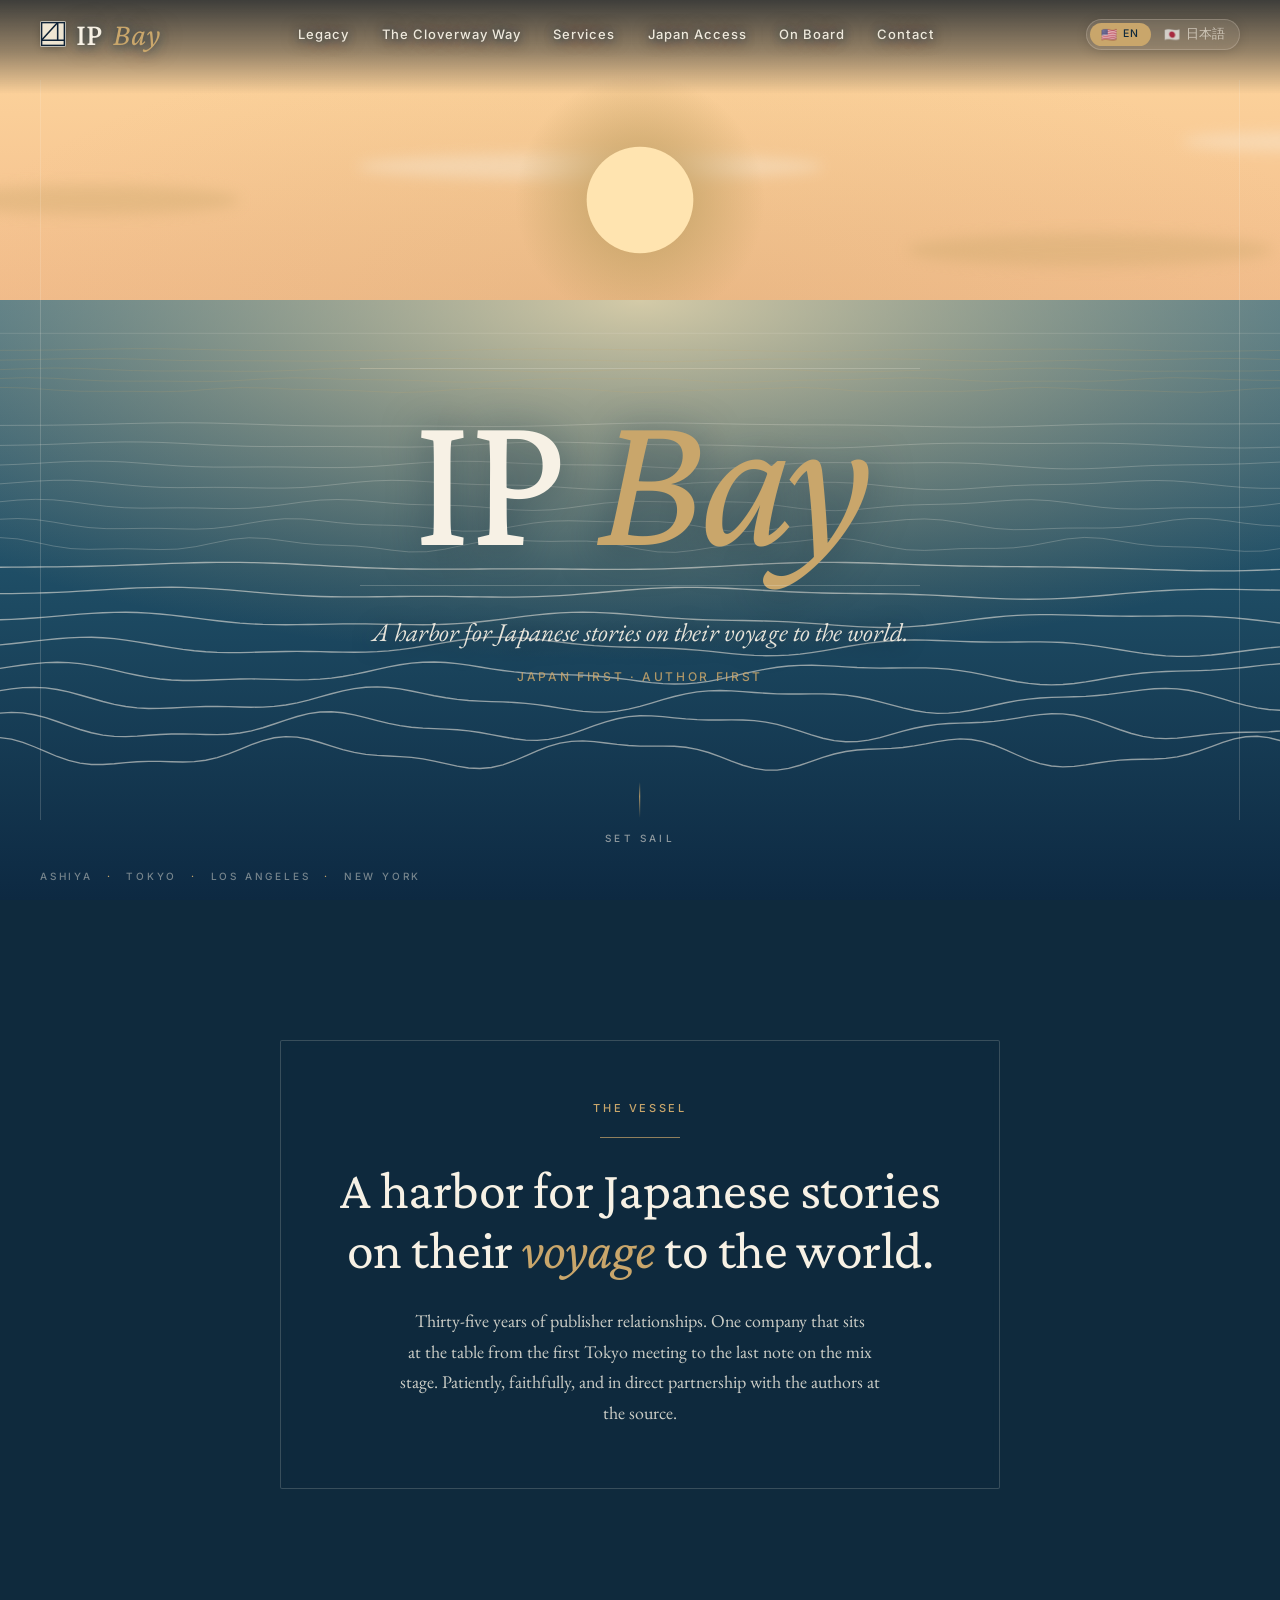
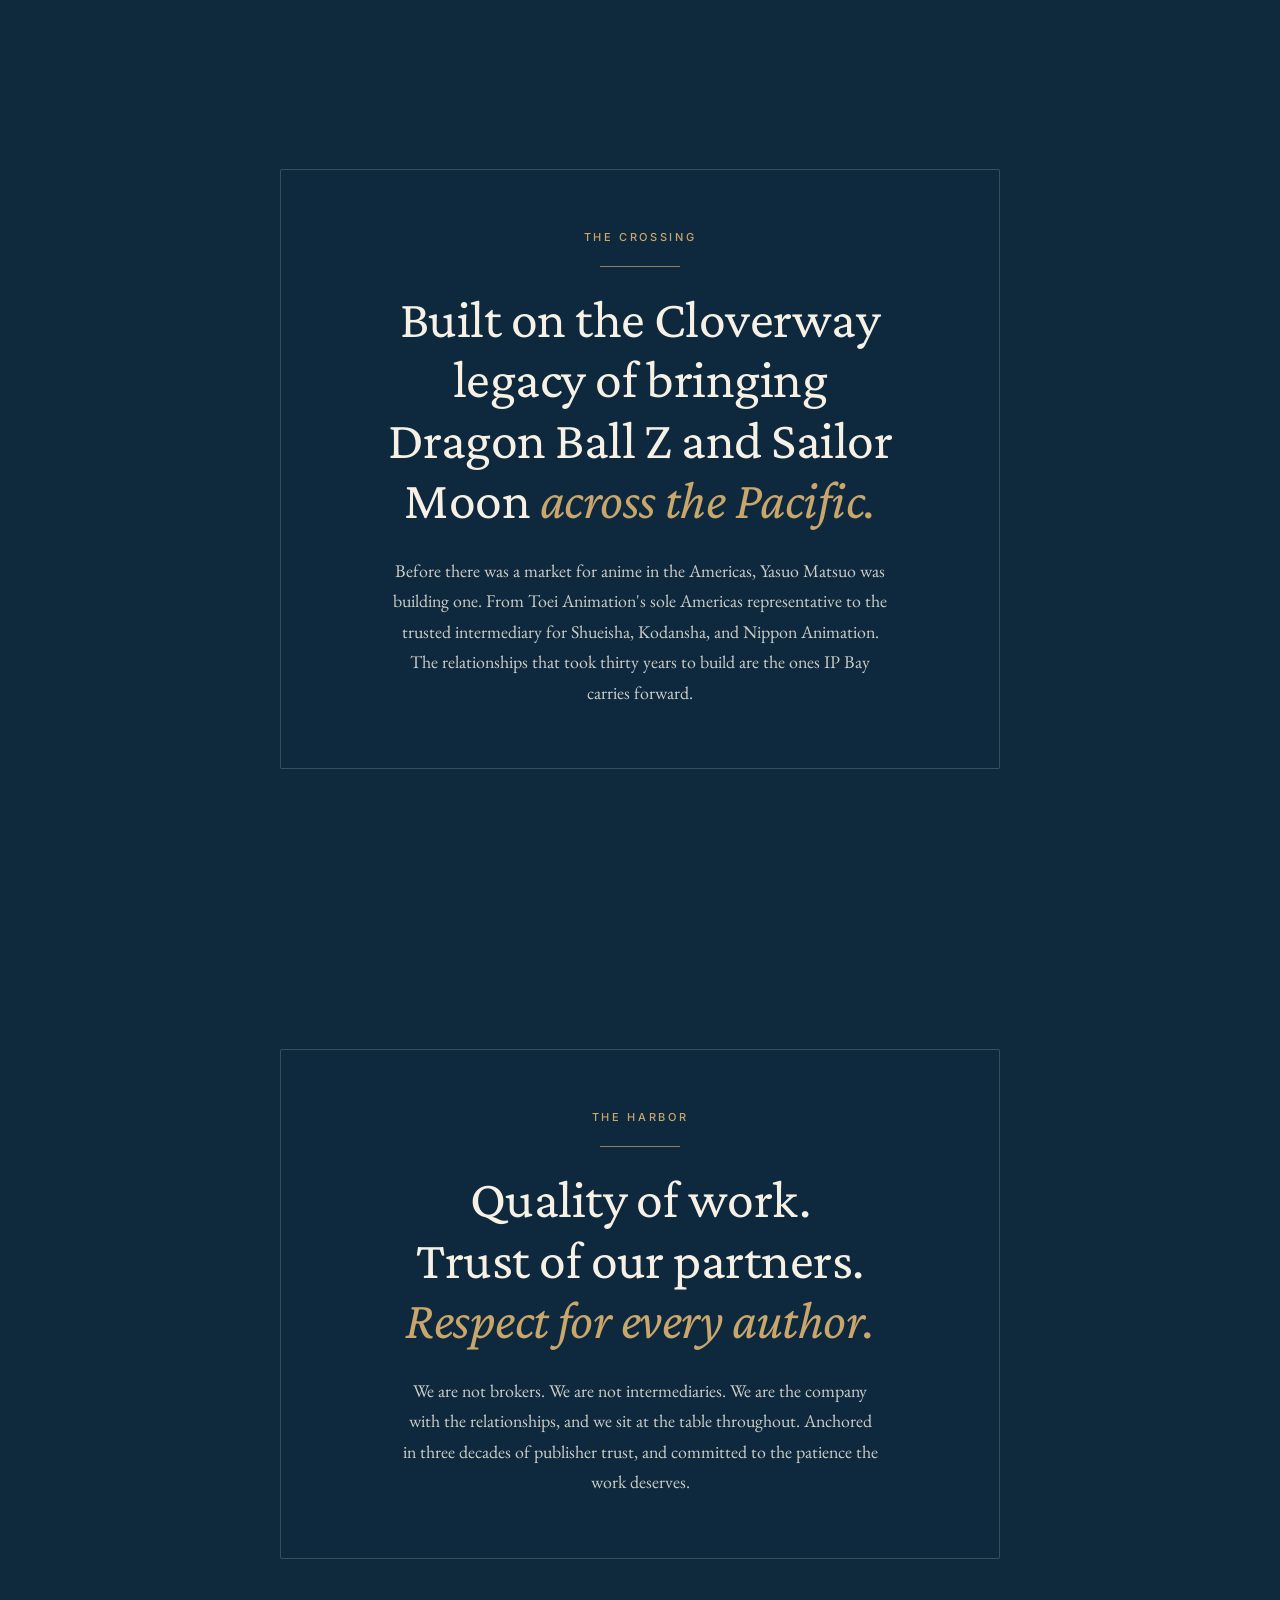
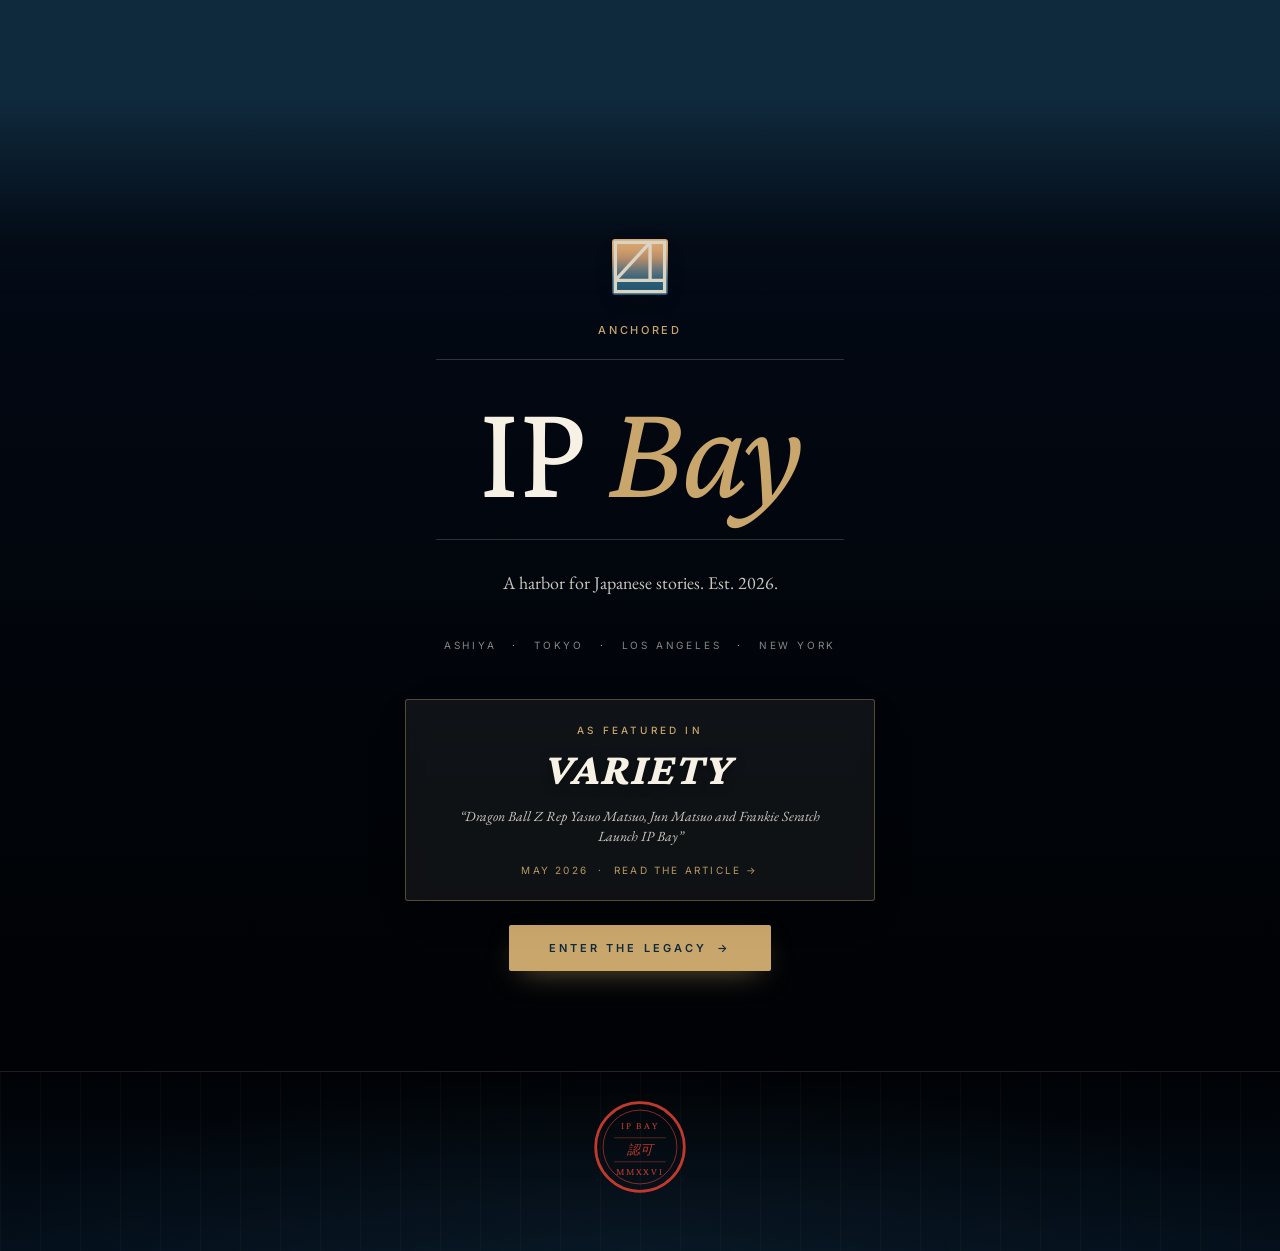
<file: index.html>
<!doctype html>
<html lang="en">
<head>
<meta charset="utf-8" />
<title>IP Bay, A harbor for Japanese stories</title>
<meta name="viewport" content="width=device-width,initial-scale=1" />
<link rel="icon" type="image/svg+xml" href="mark-on-cream.svg">
<link rel="apple-touch-icon" href="mark-on-dusk.svg">
<meta name="description" content="A harbor for Japanese stories on their voyage to the world. Built on the Cloverway legacy.">
<link rel="preconnect" href="https://fonts.googleapis.com">
<link rel="preconnect" href="https://fonts.gstatic.com" crossorigin>
<link href="https://fonts.googleapis.com/css2?family=Crimson+Pro:ital,wght@0,300..700;1,300..700&family=EB+Garamond:ital,wght@0,400..700;1,400..700&family=Inter:wght@300;400;500;600&display=swap" rel="stylesheet">
<style>
  :root {
    --bg-primary: #F7F1E5;
    --bg-elevated: #FEFAF2;
    --bg-deep: #0F2A3D;
    --accent-warm: #C9A66B;
    --accent-deep: #1B3A4B;
    --accent-ink: #A0312B;
    --text-on-dark: #F7F1E5;
    --text-primary: #1A1A1A;
    --text-secondary: #5C5C5C;
    --rule: rgba(26,26,26,0.12);
    --rule-on-dark: rgba(247, 241, 229, 0.18);
    --font-display: 'Crimson Pro', Georgia, serif;
    --font-serif: 'EB Garamond', Georgia, serif;
    --font-body: 'Inter', -apple-system, sans-serif;
  }
  * { box-sizing: border-box; margin: 0; padding: 0; }
  html, body {
    background: var(--bg-deep);
    color: var(--text-on-dark);
    font-family: var(--font-body);
    scroll-behavior: smooth;
  }
  body { overflow-x: hidden; }

  /* ───── Fixed scene layer (boat + sea) pinned to viewport ───── */
  .scene {
    position: fixed; inset: 0;
    overflow: hidden;
    z-index: 1;
    pointer-events: none;
  }
  .scene > * { pointer-events: auto; }
  #stage {
    position: absolute; inset: 0;
    background:
      radial-gradient(ellipse 90% 55% at 50% 38%, rgba(201, 166, 107, 0.18) 0%, transparent 65%),
      linear-gradient(to bottom, #14324a 0%, #0F2A3D 48%, #0b2132 58%, #08192a 100%);
    cursor: grab; user-select: none; touch-action: none;
  }
  #stage.dragging { cursor: grabbing; }
  svg.layer { position: absolute; inset: 0; width: 100%; height: 100%; display: block; }

  /* Scene depth tint — as user scrolls, sea deepens */
  .depth-tint {
    position: absolute; inset: 0;
    background: linear-gradient(to bottom, transparent 0%, rgba(6,15,26,0) 30%, rgba(3,10,18,0) 100%);
    pointer-events: none;
    transition: opacity 300ms ease;
  }

  /* ───── Page content (scrolls above the scene) ───── */
  .page { position: relative; z-index: 2; }
  .spacer { height: 100vh; pointer-events: none; }

  /* ───── Hero title card (sits in the first viewport, scrolls away) ───── */
  .title-card {
    position: relative;
    height: 100vh;
    display: flex;
    flex-direction: column;
    align-items: center;
    justify-content: flex-end;
    text-align: center;
    padding: 100px 32px 24vh;
    pointer-events: none;
    z-index: 3;
  }
  .title-card-sup {
    font-family: var(--font-body);
    font-size: 11px;
    letter-spacing: 0.28em;
    text-transform: uppercase;
    color: rgba(247, 241, 229, 0.65);
    font-weight: 500;
    margin-bottom: 32px;
    text-shadow: 0 2px 24px rgba(15, 42, 61, 0.65);
  }
  .title-card-sup .dot { color: var(--accent-warm); margin: 0 10px; opacity: 0.85; }
  .title-card-rule {
    width: min(560px, 78%);
    height: 1px;
    background: rgba(247, 241, 229, 0.22);
  }
  .title-card-mark {
    font-family: var(--font-display);
    font-weight: 400;
    font-size: clamp(80px, 16vw, 200px);
    line-height: 0.9;
    letter-spacing: -0.025em;
    color: var(--text-on-dark);
    margin: 18px 0;
    text-shadow: 0 4px 40px rgba(15, 42, 61, 0.55);
  }
  .title-card-mark em {
    font-style: italic;
    color: var(--accent-warm);
    font-weight: 400;
  }
  .title-card-tagline {
    font-family: var(--font-serif);
    font-style: italic;
    font-size: clamp(18px, 2vw, 26px);
    line-height: 1.45;
    color: rgba(247, 241, 229, 0.92);
    max-width: 720px;
    margin: 28px auto 18px;
    text-wrap: balance;
    text-shadow: 0 2px 22px rgba(15, 42, 61, 0.7);
  }
  .title-card-sub {
    font-family: var(--font-body);
    font-size: 12px;
    letter-spacing: 0.22em;
    text-transform: uppercase;
    color: var(--accent-warm);
    font-weight: 500;
    opacity: 0.85;
  }
  .title-card-scrollcue {
    position: absolute;
    bottom: 56px;
    left: 50%;
    transform: translateX(-50%);
    font-family: var(--font-body);
    font-size: 10px;
    letter-spacing: 0.32em;
    text-transform: uppercase;
    color: rgba(247, 241, 229, 0.55);
    font-weight: 500;
  }
  .title-card-scrollcue::before {
    content: ""; display: block;
    width: 1px; height: 36px;
    background: linear-gradient(to bottom, transparent, var(--accent-warm) 40%, transparent);
    margin: 0 auto 14px;
    animation: scrollPulse 2.4s ease-in-out infinite;
  }
  @keyframes scrollPulse {
    0%, 100% { opacity: 0.4; transform: translateY(-4px); }
    50% { opacity: 0.95; transform: translateY(4px); }
  }

  @media (max-width: 720px) {
    .title-card {
      justify-content: flex-start;
      padding: 42vh 20px 0;
    }
    .title-card-mark { font-size: clamp(58px, 18vw, 100px); margin: 8px 0; }
    .title-card-tagline { font-size: 16px; margin: 18px auto 10px; max-width: 90%; }
    .title-card-sub { font-size: 10px; }
    .title-card-rule { width: min(360px, 80%); }
    .title-card-scrollcue { bottom: 28px; font-size: 9px; }
    .title-card-scrollcue::before { height: 26px; }
    .title-card-scrollcue { bottom: 36px; }
  }

  section.chapter {
    position: relative;
    padding: 140px 48px;
    min-height: 80vh;
    display: flex; align-items: center; justify-content: center;
  }
  section.chapter .inner {
    max-width: 720px; width: 100%;
    margin: 0 auto;
    text-align: center;
  }
  .eyebrow {
    font-family: var(--font-body);
    font-weight: 500;
    font-size: 11px;
    letter-spacing: 0.24em;
    text-transform: uppercase;
    color: var(--accent-warm);
    margin-bottom: 22px;
  }
  h2.display {
    font-family: var(--font-display);
    font-weight: 400;
    font-size: clamp(32px, 4.2vw, 54px);
    line-height: 1.12;
    letter-spacing: -0.01em;
    color: var(--text-on-dark);
    margin-bottom: 26px;
    text-wrap: balance;
  }
  h2.display em { color: var(--accent-warm); }
  p.lede {
    font-family: var(--font-serif);
    font-size: clamp(17px, 1.4vw, 20px);
    line-height: 1.7;
    color: rgba(247,241,229,0.82);
    max-width: 56ch;
    margin: 0 auto;
    text-wrap: pretty;
  }
  .fig-rule {
    width: 80px; height: 1px;
    background: var(--accent-warm);
    margin: 0 auto 22px;
    opacity: 0.7;
  }

  /* background plates for each chapter so text stays legible above the fixed scene */
  .plate {
    background: rgba(15,42,61,0.72);
    backdrop-filter: blur(4px);
    border: 1px solid var(--rule-on-dark);
    padding: 60px 48px;
    border-radius: 2px;
  }

  /* Seabed — final section. Acts as the landing zone for the anchor. */
  section.seabed {
    position: relative;
    min-height: 75vh;
    padding: 140px 48px 56px;
    background:
      linear-gradient(to bottom,
        rgba(2,7,17,0) 0%,
        rgba(2,7,17,0.85) 12%,
        #020711 24%,
        #010408 60%,
        #000103 100%);
    display: flex; flex-direction: column;
    align-items: center; justify-content: center;
    text-align: center;
    overflow: hidden;
  }
  .seabed-floor {
    position: absolute; left: 0; right: 0; bottom: 0;
    height: 180px;
    background:
      radial-gradient(ellipse at 50% 100%, rgba(27,58,75,0.18) 0%, transparent 70%),
      linear-gradient(to top, #04101c 0%, transparent 100%);
    border-top: 1px solid rgba(201,166,107,0.10);
  }
  /* sand ripples */
  .seabed-floor::before {
    content: ""; position: absolute; inset: 0;
    background:
      repeating-linear-gradient(90deg,
        rgba(201,166,107,0.08) 0 1px,
        transparent 1px 40px);
    opacity: 0.5;
  }
  .seabed .inner { max-width: 760px; margin: 0 auto; position: relative; z-index: 2; }
  .seabed .wordmark {
    font-family: var(--font-display);
    font-weight: 400;
    font-size: clamp(64px, 12vw, 140px);
    line-height: 0.94;
    letter-spacing: -0.02em;
    margin: 24px 0;
  }
  .seabed .wordmark em {
    font-style: italic; color: var(--accent-warm);
  }
  .seabed .rule {
    width: min(640px, 80%);
    height: 1px;
    background: var(--rule-on-dark);
    margin: 0 auto;
  }
  .seabed .cities-row {
    font-size: 10px;
    letter-spacing: 0.28em;
    text-transform: uppercase;
    color: rgba(247,241,229,0.55);
    margin-top: 40px;
  }
  .seabed .cities-row .dot { color: var(--accent-warm); margin: 0 10px; }

  /* Landing page CTA to Legacy */
  .landing-legacy-cta {
    display: inline-flex; align-items: center;
    padding: 16px 40px;
    background: var(--accent-warm);
    color: var(--bg-deep);
    font-family: var(--font-body);
    font-size: 11px; letter-spacing: 0.28em;
    text-transform: uppercase; font-weight: 600;
    text-decoration: none;
    border-radius: 2px;
    transition: all 0.3s ease;
    box-shadow: 0 10px 30px -12px rgba(201, 166, 107, 0.6);
  }
  .landing-legacy-cta:hover {
    background: #d9b87f;
    transform: translateY(-2px);
    box-shadow: 0 14px 34px -12px rgba(201, 166, 107, 0.75);
  }

  /* ───── Editorial chrome ───── */
  .chrome-top, .chrome-bottom {
    position: fixed; left: 0; right: 0;
    z-index: 50;
    padding: 18px 40px;
    pointer-events: none;
    display: flex; justify-content: space-between; align-items: center;
    gap: 20px;
  }
  .chrome-top {
    top: 0;
    background: linear-gradient(to bottom,
      rgba(8, 18, 30, 0.78) 0%,
      rgba(8, 18, 30, 0.42) 55%,
      rgba(8, 18, 30, 0) 100%);
    padding-bottom: 44px;
  }
  .chrome-top > * { pointer-events: auto; }
  .chrome-bottom { bottom: 0; }
  .chrome-top .nav-links, .chrome-bottom .side {
    display: flex; gap: 32px;
  }
  .chrome-top .nav-links a {
    pointer-events: auto;
    font-family: var(--font-body);
    font-size: 13px;
    font-weight: 500;
    letter-spacing: 0.08em;
    color: rgba(247,241,229,0.95);
    text-decoration: none;
    transition: color 200ms;
    padding: 4px 0;
    border-bottom: 1px solid transparent;
    text-shadow: 0 1px 8px rgba(15, 42, 61, 0.85), 0 0 18px rgba(15, 42, 61, 0.55);
  }
  .chrome-top .nav-links a:hover {
    color: var(--accent-warm);
    border-bottom-color: var(--accent-warm);
  }
  .wordmark-nav {
    font-family: var(--font-display);
    font-size: 32px;
    font-weight: 500;
    color: var(--text-on-dark);
    letter-spacing: 0.005em;
    pointer-events: auto;
    text-decoration: none;
    line-height: 1;
    display: inline-flex;
    align-items: center;
    gap: 10px;
    text-shadow: 0 2px 10px rgba(15, 42, 61, 0.7), 0 0 22px rgba(15, 42, 61, 0.5);
  }
  .wordmark-nav em { font-style: italic; color: var(--accent-warm); font-weight: 400; }
  .sup {
    font-size: 10px;
    letter-spacing: 0.24em;
    text-transform: uppercase;
    color: rgba(247,241,229,0.5);
    font-weight: 500;
  }
  .hint {
    font-size: 10px;
    letter-spacing: 0.24em;
    text-transform: uppercase;
    color: rgba(247,241,229,0.55);
    font-weight: 500;
    transition: opacity 600ms ease;
  }
  .hint::before {
    content: ""; display: inline-block;
    width: 22px; height: 1px; background: var(--accent-warm);
    vertical-align: middle; margin-right: 12px; opacity: 0.7;
  }
  .cities-bottom {
    font-size: 10px;
    letter-spacing: 0.28em;
    text-transform: uppercase;
    color: rgba(247,241,229,0.45);
    font-weight: 500;
    pointer-events: none;
  }
  .cities-bottom .dot { color: var(--accent-warm); margin: 0 8px; }

  /* side vertical rules */
  .rule-v {
    position: fixed; top: 80px; bottom: 80px;
    width: 1px; background: var(--rule-on-dark);
    z-index: 15;
    pointer-events: none;
  }
  .rule-v.left { left: 40px; }
  .rule-v.right { right: 40px; }

  /* ───── Anchor system (page-wide overlay) ───── */
  /* Rope SVG is fixed-position, full viewport, and draws from boat point → anchor */
  #anchorSystem {
    position: fixed; inset: 0;
    pointer-events: none;
    z-index: 5;
  }
  #ropeSvg { width: 100%; height: 100%; display: block; }
  #anchorWrap {
    position: fixed;
    left: 0; top: 0;
    width: 40px; height: 54px;
    transform: translate(-50%, -50%);
    pointer-events: none;
    transition: filter 200ms;
    z-index: 6;
  }
  #anchorWrap.dragging { cursor: grabbing; }
  #anchorWrap:hover { filter: drop-shadow(0 0 18px rgba(201,166,107,0.6)); }
  #anchorWrap.settled { filter: drop-shadow(0 8px 18px rgba(0,0,0,0.55)); }


  /* ───── Tweaks ───── */
  #tweaks {
    display: none !important;
  }
  #tweaks.on { display: block; }
  #tweaks h3 {
    font-size: 10px; letter-spacing: 0.28em; text-transform: uppercase;
    font-weight: 500; color: var(--accent-warm);
    margin-bottom: 12px; padding-bottom: 10px;
    border-bottom: 1px solid var(--rule-on-dark);
  }
  #tweaks .row {
    display: grid; grid-template-columns: 1fr auto; gap: 12px;
    align-items: center; margin: 10px 0;
  }
  #tweaks .row span {
    font-size: 11px; letter-spacing: 0.08em; color: rgba(247,241,229,0.7);
  }
  #tweaks input[type=range] { width: 130px; accent-color: var(--accent-warm); }
  #tweaks select {
    background: rgba(247,241,229,0.06);
    color: var(--text-on-dark);
    border: 1px solid var(--rule-on-dark);
    padding: 4px 8px;
    font-family: var(--font-body); font-size: 11px;
  }

  /* ───── Mobile nav toggle ───── */
  .nav-toggle {
    display: none;
    background: none; border: none;
    width: 40px; height: 40px;
    cursor: pointer;
    pointer-events: auto;
    padding: 0; margin: 0;
    position: relative;
    z-index: 26;
  }
  .nav-toggle span {
    display: block;
    width: 24px; height: 1.5px;
    background: var(--text-on-dark);
    margin: 5px auto;
    transition: transform 0.3s, opacity 0.3s;
  }
  body.nav-open .nav-toggle span:nth-child(1) { transform: translateY(6.5px) rotate(45deg); }
  body.nav-open .nav-toggle span:nth-child(2) { opacity: 0; }
  body.nav-open .nav-toggle span:nth-child(3) { transform: translateY(-6.5px) rotate(-45deg); }
  .mobile-nav-overlay {
    display: none;
    position: fixed; inset: 0;
    background: rgba(8, 18, 30, 0.97);
    backdrop-filter: blur(20px);
    -webkit-backdrop-filter: blur(20px);
    z-index: 24;
    flex-direction: column;
    align-items: center;
    justify-content: center;
    gap: 28px;
    pointer-events: none;
  }
  body.nav-open .mobile-nav-overlay {
    display: flex;
    pointer-events: auto;
  }
  .mobile-nav-overlay a {
    font-family: var(--font-display);
    font-size: 28px;
    font-weight: 500;
    color: var(--text-on-dark);
    text-decoration: none;
    letter-spacing: 0.01em;
    transition: color 0.2s;
    padding: 8px 16px;
  }
  .mobile-nav-overlay a:hover {
    color: var(--accent-warm);
  }

  @media (max-width: 720px) {
    .chrome-top { padding: 14px 18px 28px; }
    .chrome-bottom { padding: 14px 18px; }
    .rule-v { display: none; }
    .chrome-top .nav-links { display: none; }
    .nav-toggle { display: block; }
    section.chapter { padding: 80px 18px; min-height: 60vh; }
    .plate { padding: 32px 22px; }
    .wordmark-nav { font-size: 26px; }

    .cities-bottom { font-size: 9px; letter-spacing: 0.16em; }
    .cities-bottom .dot { margin: 0 4px; }

    .title-card {
      justify-content: flex-start;
      padding: 42vh 20px 0;
    }
    .title-card-mark { font-size: clamp(58px, 18vw, 100px); margin: 8px 0; }
    .title-card-tagline { font-size: 16px; margin: 18px auto 10px; max-width: 92%; }
    .title-card-sub { font-size: 10px; letter-spacing: 0.2em; }
    .title-card-rule { width: min(320px, 78%); }
    .title-card-scrollcue { bottom: 26px; font-size: 9px; letter-spacing: 0.26em; }
    .title-card-scrollcue::before { height: 24px; }

    section.seabed { padding: 100px 24px 48px; min-height: 70vh; }
    .seabed .wordmark { font-size: clamp(56px, 18vw, 96px); }
    .seabed .lede { font-size: 15px; }
    .seabed .cities-row { font-size: 9px; letter-spacing: 0.2em; margin-top: 28px; }
    .seabed .cities-row .dot { margin: 0 6px; }

    h2.display { font-size: clamp(26px, 6.5vw, 36px); }
    p.lede { font-size: 16px; }
    .eyebrow { font-size: 10px; letter-spacing: 0.2em; }
  }

  @media (max-width: 380px) {
    .title-card-mark { font-size: clamp(48px, 16vw, 72px); }
    .title-card-tagline { font-size: 14px; }
    .seabed .wordmark { font-size: clamp(48px, 16vw, 72px); }
    .cities-bottom { font-size: 8px; letter-spacing: 0.12em; }
    .cities-bottom .dot { margin: 0 3px; }
  }
</style>
<script src="i18n.js" defer></script>
</head>
<body>

<!-- ─────────────── Fixed scene layer ─────────────── -->
<div class="scene">
  <div id="stage">
    <!-- Sky clouds -->
    <svg class="layer" id="skyClouds" viewBox="0 0 1920 1080" preserveAspectRatio="xMidYMid slice" aria-hidden="true">
      <defs><filter id="soft"><feGaussianBlur stdDeviation="8"/></filter></defs>
      <g filter="url(#soft)" opacity="0.35">
        <ellipse cx="300" cy="240" rx="180" ry="18" fill="#C9A66B"/>
        <ellipse cx="900" cy="200" rx="280" ry="16" fill="#F7F1E5"/>
        <ellipse cx="1500" cy="300" rx="220" ry="20" fill="#C9A66B"/>
        <ellipse cx="1750" cy="170" rx="140" ry="12" fill="#F7F1E5"/>
      </g>
    </svg>

    <!-- Sea -->
    <svg class="layer" id="sea" viewBox="0 0 1920 1080" preserveAspectRatio="xMidYMid slice" aria-hidden="true">
      <defs>
        <linearGradient id="seaGrad" x1="0" y1="0" x2="0" y2="1">
          <stop offset="0" stop-color="#1B3A4B"/>
          <stop offset="0.45" stop-color="#0F2A3D"/>
          <stop offset="1" stop-color="#060f1a"/>
        </linearGradient>
        <radialGradient id="sunTrail" cx="0.5" cy="0" r="0.6">
          <stop offset="0" stop-color="#C9A66B" stop-opacity="0.42"/>
          <stop offset="1" stop-color="#C9A66B" stop-opacity="0"/>
        </radialGradient>
        <filter id="foamBlur"><feGaussianBlur stdDeviation="1.4"/></filter>
        <clipPath id="seaClip"><rect x="0" y="360" width="1920" height="720"/></clipPath>
        <radialGradient id="sunGrad" cx="0.5" cy="0.5" r="0.5">
          <stop offset="0" stop-color="#F7F1E5" stop-opacity="0.95"/>
          <stop offset="0.4" stop-color="#C9A66B" stop-opacity="0.75"/>
          <stop offset="1" stop-color="#C9A66B" stop-opacity="0"/>
        </radialGradient>
        <linearGradient id="sailShade" x1="0" y1="0" x2="1" y2="0">
          <stop offset="0" stop-color="rgba(0,0,0,0)"/>
          <stop offset="1" stop-color="rgba(15,42,61,0.28)"/>
        </linearGradient>
      </defs>
      <circle cx="960" cy="240" r="150" fill="url(#sunGrad)"/>
      <circle cx="960" cy="240" r="64" fill="#FFE4B0" opacity="0.95"/>
      <rect x="0" y="360" width="1920" height="720" fill="url(#seaGrad)"/>
      <rect x="0" y="360" width="1920" height="720" fill="url(#sunTrail)"/>
      <line x1="80" y1="400" x2="1840" y2="400" stroke="rgba(247,241,229,0.16)" stroke-width="1"/>
      <g clip-path="url(#seaClip)">
        <g id="wavesFar" opacity="0.5" stroke="rgba(201,166,107,0.4)" stroke-width="1" fill="none"></g>
        <g id="wavesMid" opacity="0.7" stroke="rgba(247,241,229,0.32)" stroke-width="1.2" fill="none"></g>
        <g id="wavesNear" stroke="rgba(247,241,229,0.55)" stroke-width="1.6" fill="none"></g>
        <g id="wake"></g>
        <g id="boat" style="transform-box: fill-box; transform-origin: center;"></g>
        <g id="splashes"></g>
      </g>
    </svg>
    <div class="depth-tint"></div>
  </div>

  <!-- Rope and anchor overlay (sits above scene, below content text) -->
  <div id="anchorSystem">
    <svg id="ropeSvg" viewBox="0 0 100 100" preserveAspectRatio="none">
      <path id="ropePath" d="" fill="none" stroke="#C9A66B" stroke-width="0" stroke-linecap="round"/>
    </svg>
  </div>
  <!-- Anchor itself (HTML, positioned in viewport coords) -->
  <div id="anchorWrap" aria-label="Anchor, drag down the page" data-i18n-aria="scene.anchorAria">
    <svg viewBox="0 0 72 96" width="40" height="54" xmlns="http://www.w3.org/2000/svg">
      <defs>
        <linearGradient id="ironG" x1="0" y1="0" x2="0" y2="1">
          <stop offset="0" stop-color="#3a4652"/>
          <stop offset="1" stop-color="#141a22"/>
        </linearGradient>
        <linearGradient id="ironShine" x1="0" y1="0" x2="1" y2="0">
          <stop offset="0" stop-color="rgba(255,255,255,0.22)"/>
          <stop offset="0.5" stop-color="rgba(255,255,255,0)"/>
        </linearGradient>
      </defs>
      <!-- Ring at top (蛇目 style) -->
      <circle cx="36" cy="9" r="6.5" fill="none" stroke="url(#ironG)" stroke-width="3"/>
      <!-- Red sail-canvas tassel wrap around shank top -->
      <rect x="30" y="14" width="12" height="10" fill="#A0312B"/>
      <rect x="30" y="18" width="12" height="1.5" fill="#6e1f1b"/>
      <!-- Shank -->
      <rect x="33.5" y="14" width="5" height="54" fill="url(#ironG)"/>
      <rect x="33.5" y="14" width="2" height="54" fill="url(#ironShine)"/>
      <!-- Stock (crossbar) — wooden, sand-colored -->
      <rect x="14" y="22" width="44" height="5" rx="1" fill="#C9A66B"/>
      <rect x="14" y="22" width="44" height="1.5" fill="#e6c89a"/>
      <line x1="20" y1="22" x2="20" y2="27" stroke="#1B3A4B" stroke-width="0.6"/>
      <line x1="52" y1="22" x2="52" y2="27" stroke="#1B3A4B" stroke-width="0.6"/>
      <!-- Arms curving outward -->
      <path d="M 36 68
               C 36 74, 16 80, 8 72
               L 12 68
               C 18 74, 30 70, 33 64 Z"
            fill="url(#ironG)"/>
      <path d="M 36 68
               C 36 74, 56 80, 64 72
               L 60 68
               C 54 74, 42 70, 39 64 Z"
            fill="url(#ironG)"/>
      <!-- Flukes (arrowhead tips) -->
      <path d="M 4 74 L 14 62 L 16 72 Z" fill="#141a22"/>
      <path d="M 68 74 L 58 62 L 56 72 Z" fill="#141a22"/>
      <!-- Crown detail -->
      <circle cx="36" cy="68" r="3.5" fill="#1B3A4B" stroke="#C9A66B" stroke-width="0.8"/>
      <!-- Tassel streamers -->
      <path d="M 31 24 L 28 34 L 31 30 L 30 38" stroke="#A0312B" stroke-width="1.2" fill="none" stroke-linecap="round"/>
      <path d="M 41 24 L 44 34 L 41 30 L 42 38" stroke="#A0312B" stroke-width="1.2" fill="none" stroke-linecap="round"/>
    </svg>
  </div>
</div>

<!-- ─────────────── Chrome ─────────────── -->
<div class="chrome-top">
  <a class="wordmark-nav" href="./"><img src="mark-on-cream.svg" alt="" width="26" height="26" style="border-radius:2px;flex-shrink:0;box-shadow:0 2px 8px -2px rgba(0,0,0,0.35);">IP <em>Bay</em></a>
  <nav class="nav-links">
    <a href="legacy.html">Legacy</a>
    <a href="cloverway.html">Cloverway</a>
    <a href="services.html">Services</a>
    <a href="japan.html">Japan Access</a>
    <a href="team.html">On Board</a>
    <a href="contact.html">Contact</a>
  </nav>
  <button class="nav-toggle" id="navToggle" aria-label="Open menu" aria-expanded="false">
    <span></span><span></span><span></span>
  </button>
</div>
<div class="mobile-nav-overlay" id="mobileNav">
  <a href="./">Home</a>
  <a href="legacy.html">Legacy</a>
  <a href="cloverway.html">Cloverway</a>
  <a href="services.html">Services</a>
  <a href="japan.html">Japan Access</a>
  <a href="team.html">On Board</a>
  <a href="contact.html">Contact</a>
</div>
<div class="chrome-bottom">
  <div class="cities-bottom">
    <span data-i18n-html="cities.home">Ashiya <span class="dot">·</span> Tokyo <span class="dot">·</span> Los Angeles <span class="dot">·</span> New York</span>
  </div>
  <span></span>
</div>
<div class="rule-v left"></div>
<div class="rule-v right"></div>

<!-- ─────────────── Scrollable page ─────────────── -->
<main class="page">
  <!-- Hero title card — sits over the boat scene in the first viewport, scrolls away -->
  <header class="title-card">
    <div class="title-card-rule"></div>
    <h1 class="title-card-mark">IP <em>Bay</em></h1>
    <div class="title-card-rule"></div>
    <p class="title-card-tagline" data-i18n="home.tagline">A harbor for Japanese stories on their voyage to the world.</p>
    <p class="title-card-sub" data-i18n="home.sub">Japan first · Author first</p>
    <div class="title-card-scrollcue" data-i18n="home.scrollcue">Set Sail</div>
  </header>

  <section class="chapter" id="legacy">
    <div class="inner plate">
      <div class="eyebrow" data-i18n="home.ch1.eyebrow">The Vessel</div>
      <div class="fig-rule"></div>
      <h2 class="display" data-i18n-html="home.ch1.display">A harbor for Japanese stories on their <em>voyage</em> to the world.</h2>
      <p class="lede" data-i18n="home.ch1.lede">Thirty-five years of publisher relationships. One company that sits at the table from the first Tokyo meeting to the last note on the mix stage. Patiently, faithfully, and in direct partnership with the authors at the source.</p>
    </div>
  </section>

  <section class="chapter" id="crossing">
    <div class="inner plate">
      <div class="eyebrow" data-i18n="home.ch2.eyebrow">The Crossing</div>
      <div class="fig-rule"></div>
      <h2 class="display" data-i18n-html="home.ch2.display">Built on the Cloverway legacy of bringing Dragon Ball Z and Sailor Moon <em>across the Pacific.</em></h2>
      <p class="lede" data-i18n="home.ch2.lede">Before there was a market for anime in the Americas, Yasuo Matsuo was building one. From Toei Animation's sole Americas representative to the trusted intermediary for Shueisha, Kodansha, and Nippon Animation. The relationships that took thirty years to build are the ones IP Bay carries forward.</p>
    </div>
  </section>

  <section class="chapter" id="harbor">
    <div class="inner plate">
      <div class="eyebrow" data-i18n="home.ch3.eyebrow">The Harbor</div>
      <div class="fig-rule"></div>
      <h2 class="display" data-i18n-html="home.ch3.display">Quality of work. Trust of our partners. <em>Respect for every author.</em></h2>
      <p class="lede" data-i18n="home.ch3.lede">We are not brokers. We are not intermediaries. We are the company with the relationships, and we sit at the table throughout. Anchored in three decades of publisher trust, and committed to the patience the work deserves.</p>
    </div>
  </section>

  <section class="seabed" id="seabed">
    <div class="inner">
      <div style="display:flex;justify-content:center;margin-bottom:28px;">
        <img src="mark-on-dusk.svg" alt="" width="56" height="56" style="border-radius:3px;box-shadow:0 6px 24px -8px rgba(0,0,0,0.55);opacity:0.92;">
      </div>
      <div class="eyebrow" style="color:var(--accent-warm)" data-i18n="home.anchored">Anchored</div>
      <div class="rule"></div>
      <h1 class="wordmark">IP <em>Bay</em></h1>
      <div class="rule"></div>
      <p class="lede" data-i18n="home.seabedLede" style="margin-top:28px;">A harbor for Japanese stories. Est. 2026.</p>
      <div class="cities-row">
        <span data-i18n-html="cities.home">Ashiya <span class="dot">·</span> Tokyo <span class="dot">·</span> Los Angeles <span class="dot">·</span> New York</span>
      </div>
      <div style="margin-top: 48px; display: flex; justify-content: center; padding: 0 20px;">
        <a href="https://variety.com/2026/film/markets-festivals/dragon-ball-z-yasuo-matsuo-ip-bay-1236747229/"
           target="_blank" rel="noopener noreferrer"
           style="display:inline-flex;flex-direction:column;align-items:center;gap:10px;padding:24px 44px;background:rgba(247,241,229,0.06);border:1px solid rgba(201,166,107,0.38);border-radius:3px;text-decoration:none;transition:transform 0.35s ease,background 0.35s ease,box-shadow 0.35s ease,border-color 0.35s ease;backdrop-filter:blur(8px);-webkit-backdrop-filter:blur(8px);box-shadow:0 12px 36px -18px rgba(0,0,0,0.55);max-width:480px;"
           onmouseover="this.style.transform='translateY(-2px)';this.style.background='rgba(247,241,229,0.10)';this.style.borderColor='rgba(201,166,107,0.65)'"
           onmouseout="this.style.transform='translateY(0)';this.style.background='rgba(247,241,229,0.06)';this.style.borderColor='rgba(201,166,107,0.38)'">
          <div style="font-family:var(--font-body);font-size:10px;letter-spacing:0.32em;text-transform:uppercase;color:var(--accent-warm);font-weight:500;" data-i18n="home.press.eyebrow">As featured in</div>
          <div style="font-family:'Crimson Pro',Georgia,serif;font-size:46px;font-weight:800;font-style:italic;letter-spacing:0.02em;color:var(--text-on-dark);line-height:1;text-transform:uppercase;transform:skewX(-3deg);text-shadow:0 2px 12px rgba(0,0,0,0.4);">VARIETY</div>
          <div style="font-family:'EB Garamond',Georgia,serif;font-style:italic;font-size:14px;color:rgba(247,241,229,0.82);text-align:center;max-width:380px;line-height:1.45;margin-top:4px;" data-i18n="home.press.headline">&ldquo;Dragon Ball Z Rep Yasuo Matsuo, Jun Matsuo and Frankie Seratch Launch IP Bay&rdquo;</div>
          <div style="font-family:var(--font-body);font-size:10px;letter-spacing:0.22em;text-transform:uppercase;color:var(--accent-warm);margin-top:8px;opacity:0.9;" data-i18n="home.press.cta">May 2026 &nbsp;·&nbsp; Read the article &rarr;</div>
        </a>
      </div>
      <div style="margin-top: 24px; display: flex; justify-content: center;">
        <a href="legacy.html" class="landing-legacy-cta"><span data-i18n="home.enterLegacy">Enter the Legacy</span> <span style="margin-left:10px;color:inherit;">→</span></a>
      </div>
      <div style="margin-top: 128px; display: flex; justify-content: center;">
        <svg width="96" height="96" viewBox="0 0 104 104" role="img" aria-label="IP Bay seal, authorized">
          <circle cx="52" cy="52" r="48" fill="none" stroke="#C0392B" stroke-width="3"/>
          <circle cx="52" cy="52" r="40" fill="none" stroke="#C0392B" stroke-width="0.75"/>
          <text x="52" y="33" text-anchor="middle" fill="#C0392B" font-family="'Crimson Pro', Georgia, serif" font-size="11" letter-spacing="2">IP BAY</text>
          <line x1="24" y1="42" x2="80" y2="42" stroke="#C0392B" stroke-width="0.5"/>
          <text x="52" y="60" text-anchor="middle" fill="#C0392B" font-family="'Crimson Pro', Georgia, serif" font-style="italic" font-size="14">認可</text>
          <line x1="24" y1="68" x2="80" y2="68" stroke="#C0392B" stroke-width="0.5"/>
          <text x="52" y="82" text-anchor="middle" fill="#C0392B" font-family="'Crimson Pro', Georgia, serif" font-size="11" letter-spacing="2">MMXXVI</text>
        </svg>
      </div>
    </div>
    <div class="seabed-floor" id="seabedFloor"></div>
  </section>
</main>

<!-- ─────────────── Tweaks ─────────────── -->
<div id="tweaks">
  <h3>Tweaks</h3>
  <div class="row"><span>Wave scale</span><input id="tk-wave" type="range" min="0.3" max="2" step="0.05"></div>
  <div class="row"><span>Wind speed</span><input id="tk-wind" type="range" min="0.2" max="2.5" step="0.05"></div>
  <div class="row"><span>Wake spread</span><input id="tk-wake" type="range" min="0.5" max="2.5" step="0.05"></div>
  <div class="row"><span>Hour</span>
    <select id="tk-time">
      <option value="dusk">Golden hour</option>
      <option value="dawn">Dawn</option>
      <option value="night">Night harbor</option>
      <option value="storm">Grey crossing</option>
    </select>
  </div>
  <div class="row"><span>Vessel</span>
    <select id="tk-boat">
      <option value="sail">Sailboat</option>
      <option value="junk">Japanese junk</option>
      <option value="steam">Steamer</option>
    </select>
  </div>
  <div class="row"><span>Anchor</span>
    <button id="tk-reset" style="background:transparent;border:1px solid var(--rule-on-dark);color:var(--accent-warm);padding:4px 10px;font-size:11px;letter-spacing:0.1em;text-transform:uppercase;cursor:pointer;font-family:var(--font-body);">Weigh anchor</button>
  </div>
</div>

<script>
/*EDITMODE-BEGIN*/const TWEAKS = {
  "waveScale": 1.0,
  "windSpeed": 1.0,
  "wakeSpread": 1.0,
  "timeOfDay": "dusk",
  "boatStyle": "sail"
}/*EDITMODE-END*/;

// ===== Scene refs =====
const stage = document.getElementById('stage');
const wavesFar = document.getElementById('wavesFar');
const wavesMid = document.getElementById('wavesMid');
const wavesNear = document.getElementById('wavesNear');
const wakeG = document.getElementById('wake');
const boatG = document.getElementById('boat');
const splashG = document.getElementById('splashes');

const SVG_W = 1920, SVG_H = 1080, HORIZON = 360;
// Boat starts off-screen left; sails to center as user scrolls past the title card
const BOAT_REST_X = SVG_W/2;
// Boat rests on the water (sea starts at y=560). y=620 = just below waterline so hull sits on the surface.
// Mobile stays lower at y=720 (middle of ocean) to keep boat visible under the title card.
const BOAT_REST_Y = window.innerWidth <= 720 ? 720 : 620;
// Mobile starts closer to the edge so the boat peeks into view on the very first scroll gesture.
// Desktop starts further off so the glide-in arc feels more cinematic.
const BOAT_START_X = window.innerWidth <= 720 ? -140 : -300;
const BOAT_SAIL_END = window.innerWidth <= 720 ? 0.20 : 0.28; // mobile boat sails in faster for snappier feel
const boat = { x: BOAT_START_X, y: BOAT_REST_Y, vx: 0, vy: 0, targetX: BOAT_START_X, targetY: BOAT_REST_Y, rock: 0 };
let draggingBoat = false;

// ===== Boat render =====
function renderBoat(style) {
  const s = style || TWEAKS.boatStyle;
  let hull = '';
  if (s === 'sail') {
    hull = `
      <g id="boatShape" transform="scale(1.6)">
        <g opacity="0.3" transform="translate(0,78) scale(1,-0.5)">
          <path d="M -90 0 Q -70 22 0 24 Q 70 22 90 0 Z" fill="#000"/>
          <rect x="-2" y="-120" width="4" height="120" fill="#000"/>
          <path d="M 0 -110 L 0 -10 L 70 -10 Z" fill="#000"/>
        </g>
        <path d="M -96 0 Q -80 24 0 26 Q 80 24 96 0 L 82 -10 L -82 -10 Z" fill="#0F2A3D"/>
        <path d="M -82 -10 L 82 -10 L 76 -18 L -76 -18 Z" fill="#C9A66B"/>
        <line x1="-76" y1="-18" x2="76" y2="-18" stroke="#1B3A4B" stroke-width="1.2"/>
        <line x1="-82" y1="-4" x2="82" y2="-4" stroke="rgba(247,241,229,0.25)" stroke-width="0.8"/>
        <rect x="-1.5" y="-130" width="3" height="112" fill="#1B3A4B"/>
        <path d="M 2 -128 L 2 -22 L 72 -22 Z" fill="#F7F1E5"/>
        <path d="M 2 -128 L 2 -22 L 72 -22 Z" fill="url(#sailShade)"/>
        <path d="M -2 -120 L -2 -22 L -58 -22 Z" fill="#FEFAF2"/>
        <!-- Japanese flag (Hinomaru) planted on left bow, on angled flagpole -->
        <line x1="-78" y1="-12" x2="-108" y2="-82" stroke="#1B3A4B" stroke-width="2.2" stroke-linecap="round"/>
        <circle cx="-78" cy="-12" r="2.2" fill="#C9A66B"/>
        <g transform="translate(-108 -82) rotate(-24)">
          <rect x="0" y="0" width="58" height="38" fill="#FEFAF2" stroke="#1B3A4B" stroke-width="0.4"/>
          <circle cx="29" cy="19" r="11.5" fill="#BC002D"/>
        </g>
      </g>`;
  } else if (s === 'junk') {
    hull = `
      <g id="boatShape">
        <g opacity="0.3" transform="translate(0,70) scale(1,-0.5)">
          <path d="M -100 0 Q -80 24 0 26 Q 80 24 100 0 Z" fill="#000"/>
          <rect x="-2" y="-120" width="4" height="120" fill="#000"/>
        </g>
        <path d="M -108 -2 Q -100 22 -40 26 L 40 26 Q 100 22 108 -2 L 96 -14 Q 60 -22 0 -22 Q -60 -22 -96 -14 Z" fill="#1B3A4B"/>
        <path d="M -96 -14 Q -60 -22 0 -22 Q 60 -22 96 -14 L 90 -22 Q 50 -30 0 -30 Q -50 -30 -90 -22 Z" fill="#C9A66B"/>
        <path d="M -108 -2 Q -118 -18 -110 -28" stroke="#1B3A4B" stroke-width="3" fill="none" stroke-linecap="round"/>
        <path d="M 108 -2 Q 118 -18 110 -28" stroke="#1B3A4B" stroke-width="3" fill="none" stroke-linecap="round"/>
        <rect x="-1.5" y="-138" width="3" height="108" fill="#1B3A4B"/>
        <rect x="-44" y="-132" width="88" height="22" fill="#A0312B"/>
        <rect x="-44" y="-104" width="88" height="22" fill="#A0312B"/>
        <rect x="-44" y="-76" width="88" height="22" fill="#A0312B"/>
        <rect x="-44" y="-48" width="88" height="22" fill="#A0312B"/>
        <g stroke="#0F2A3D" stroke-width="1" opacity="0.6">
          <line x1="-44" y1="-110" x2="44" y2="-110"/>
          <line x1="-44" y1="-82"  x2="44" y2="-82"/>
          <line x1="-44" y1="-54"  x2="44" y2="-54"/>
        </g>
        <path d="M 0 -138 L 18 -134 L 0 -130 Z" fill="#F7F1E5"/>
      </g>`;
  } else {
    hull = `
      <g id="boatShape">
        <g opacity="0.3" transform="translate(0,72) scale(1,-0.5)">
          <path d="M -100 0 Q -80 20 0 22 Q 80 20 100 0 Z" fill="#000"/>
        </g>
        <path d="M -104 0 Q -86 22 0 24 Q 86 22 104 0 L 88 -10 L -88 -10 Z" fill="#0F2A3D"/>
        <rect x="-88" y="-12" width="176" height="4" fill="#C9A66B"/>
        <rect x="-40" y="-42" width="80" height="32" fill="#F7F1E5"/>
        <rect x="-36" y="-38" width="18" height="12" fill="#1B3A4B"/>
        <rect x="-10" y="-38" width="18" height="12" fill="#1B3A4B"/>
        <rect x="18" y="-38"  width="18" height="12" fill="#1B3A4B"/>
        <rect x="10" y="-70" width="14" height="30" fill="#1A1A1A"/>
        <rect x="8"  y="-72" width="18" height="4"  fill="#A0312B"/>
        <g opacity="0.6">
          <circle cx="17" cy="-82"  r="6"  fill="rgba(247,241,229,0.6)"/>
          <circle cx="22" cy="-92"  r="8"  fill="rgba(247,241,229,0.45)"/>
          <circle cx="14" cy="-104" r="10" fill="rgba(247,241,229,0.3)"/>
        </g>
      </g>`;
  }
  boatG.innerHTML = hull;
}
renderBoat();

// ===== Waves =====
function makeWaveLine(y, amp, freq, segs=80, speed=0.6) {
  const p = document.createElementNS('http://www.w3.org/2000/svg', 'path');
  p.dataset.y = y; p.dataset.amp = amp; p.dataset.freq = freq; p.dataset.speed = speed; p.dataset.segs = segs;
  return p;
}
const waves = [];
function buildWaves() {
  wavesFar.innerHTML=''; wavesMid.innerHTML=''; wavesNear.innerHTML=''; waves.length=0;
  for (let i=0;i<5;i++){ const y=420+i*12; const p=makeWaveLine(y,1.2+i*0.3,0.012+i*0.002,60,0.2+i*0.05); wavesFar.appendChild(p); waves.push({path:p}); }
  for (let i=0;i<7;i++){ const y=510+i*24; const p=makeWaveLine(y,2+i*0.8,0.010+i*0.0015,90,0.35+i*0.04); wavesMid.appendChild(p); waves.push({path:p}); }
  for (let i=0;i<8;i++){ const y=680+i*32; const p=makeWaveLine(y,4+i*1.6,0.008+i*0.0012,140,0.55+i*0.05); wavesNear.appendChild(p); waves.push({path:p}); }
}
buildWaves();

function partingOffset(x, y) {
  const dx = x - boat.x, dy = y - boat.y;
  const depthFactor = Math.max(0, Math.min(1, (y - HORIZON) / (SVG_H - HORIZON)));
  const spread = 120 * TWEAKS.wakeSpread * (0.4 + 0.9*depthFactor);
  const d2 = dx*dx/(spread*spread*2.2) + dy*dy/(spread*spread*0.6);
  const mag = Math.exp(-d2) * (10 + 22*depthFactor) * TWEAKS.wakeSpread;
  return (dy >= 0 ? 1 : -1) * mag;
}

const wakeTrail = [];
function emitWake() {
  if (!draggingBoat && Math.hypot(boat.vx, boat.vy) < 0.4) return;
  wakeTrail.push({ x: boat.x - 30, y: boat.y + 6, t: 0, life: 1.3 });
  wakeTrail.push({ x: boat.x + 30, y: boat.y + 6, t: 0, life: 1.3 });
}

const splashes = [];
function addSplash(x, y) {
  for (let i=0;i<14;i++){
    const a=(i/14)*Math.PI+(Math.random()-0.5)*0.3;
    const sp=2+Math.random()*3;
    splashes.push({x,y,vx:Math.cos(a)*sp*(Math.random()>0.5?1:-1),vy:-Math.abs(Math.sin(a))*sp-1.5,t:0,life:0.9+Math.random()*0.4,r:1.5+Math.random()*2.2});
  }
  boat.rock=1;
}

// ===== Anchor system =====
// The anchor lives in VIEWPORT coords but tracks a world (document) y-position when settled.
// Model: anchor has (docX, docY). While scrolling, viewportY = docY - window.scrollY.
// During active drag, we update docY from pointer+scrollY.
// Drop: physics — gravity-like sink, dampened sway, until it reaches the seabed target.
const anchorWrap = document.getElementById('anchorWrap');
const ropeSvg = document.getElementById('ropeSvg');
const ropePath = document.getElementById('ropePath');

const anchor = {
  docX: 0, docY: 0,      // absolute position in document
  vy: 0, vx: 0,
  state: 'stowed',       // stowed | dragging | sinking | settled
  settledY: 0,           // final target doc y (seabed)
  sway: 0, swayT: 0,
};
let draggingAnchor = false;
let dragOffsetY = 0;

function computeSeabedY() {
  const seabed = document.getElementById('seabed');
  if (!seabed) return document.body.scrollHeight - 120;
  const r = seabed.getBoundingClientRect();
  return r.bottom + window.scrollY - 160; // land just above the sand floor
}

function boatDocAnchorPoint() {
  // Boat's hull point in viewport coords — hull sits around y=780/1080 of scene svg
  // Scene is pinned to viewport. We want the attachment point on the hull.
  const vw = window.innerWidth, vh = window.innerHeight;
  // The sea SVG uses preserveAspectRatio xMidYMid slice → map (boat.x, boat.y-4) using aspect
  const sceneAspect = SVG_W / SVG_H;
  const vpAspect = vw / vh;
  let scale, ox, oy;
  if (vpAspect > sceneAspect) { scale = vw / SVG_W; ox = 0; oy = (vh - SVG_H*scale)/2; }
  else { scale = vh / SVG_H; oy = 0; ox = (vw - SVG_W*scale)/2; }
  const px = ox + boat.x * scale;
  const py = oy + (boat.y - 4) * scale;
  return { vx: px, vy: py };
}

function initAnchor() {
  anchor.settledY = computeSeabedY();
  // Start the anchor perched on the boat's deck
  const p = boatDocAnchorPoint();
  anchor.docX = p.vx;
  anchor.docY = p.vy + window.scrollY - 10;
}

function renderAnchor() {
  const vy = anchor.docY - window.scrollY;
  anchorWrap.style.left = anchor.docX + 'px';
  anchorWrap.style.top  = vy + 'px';
  const swayDeg = Math.sin(anchor.swayT) * anchor.sway;
  anchorWrap.style.transform = `translate(-50%, -50%) rotate(${swayDeg.toFixed(2)}deg)`;
  drawRope();
}

function drawRope() {
  // Rope from boat attachment point (viewport) → anchor (viewport). Catenary-ish sag.
  const vw = window.innerWidth, vh = window.innerHeight;
  ropeSvg.setAttribute('viewBox', `0 0 ${vw} ${vh}`);
  const a = boatDocAnchorPoint();
  const bx = anchor.docX, by = anchor.docY - window.scrollY - 44; // top of anchor
  // If anchor is nearly at boat, hide rope
  const dist = Math.hypot(bx - a.vx, by - a.vy);
  if (anchor.state === 'stowed' || dist < 14) {
    ropePath.setAttribute('stroke-width', 0);
    return;
  }
  ropePath.setAttribute('stroke-width', 2.2);
  // Sag proportional to distance; less when taut / dragging quickly
  const sag = Math.min(60, dist * 0.08) + Math.sin(performance.now()*0.002) * 3;
  const midx = (a.vx + bx) / 2 + Math.sin(performance.now()*0.0015) * 4;
  const midy = Math.max(a.vy, by) + sag;
  const d = `M ${a.vx} ${a.vy} Q ${midx} ${midy} ${bx} ${by}`;
  ropePath.setAttribute('d', d);
}

// Scroll-driven fall: we compute progress 0..1 based on scrollY, and map to anchor fall
function scrollProgress() {
  const max = Math.max(1, document.body.scrollHeight - window.innerHeight);
  return Math.max(0, Math.min(1, window.scrollY / max));
}
// Anchor launch: begins after the boat has sailed in and reached the center
const ANCHOR_LAUNCH = 0.32; // when progress exceeds this, anchor detaches (just after the boat has settled at center)
function updateAnchorFromScroll() {
  const prog = scrollProgress();
  // seabed Y in document coords
  const seabedDocY = computeSeabedY();
  const boatPoint = boatDocAnchorPoint();
  const boatDocY = boatPoint.vy + window.scrollY - 10;
  if (prog < ANCHOR_LAUNCH) {
    anchor.state = 'stowed';
    anchor.docX = boatPoint.vx;
    anchor.docY = boatDocY;
    anchorWrap.classList.remove('settled');
  } else {
    // map prog [LAUNCH..1] -> [0..1]
    const k = (prog - ANCHOR_LAUNCH) / (1 - ANCHOR_LAUNCH);
    // ease out so it sinks quickly then slows as approaches seabed
    const eased = 1 - Math.pow(1 - k, 1.8);
    anchor.docY = boatDocY + (seabedDocY - boatDocY) * eased;
    // keep x near boat x with gentle sway
    anchor.docX = boatPoint.vx + Math.sin(performance.now()*0.0012) * 14 * (1 - eased);
    if (eased >= 0.985) {
      anchor.state = 'settled';
      anchorWrap.classList.add('settled');
    } else {
      anchor.state = 'falling';
      anchorWrap.classList.remove('settled');
    }
  }
}

// ===== Loop =====
let t = 0, lastTime = performance.now();
function tick(now) {
  const dt = Math.min(0.05, (now - lastTime)/1000);
  lastTime = now;
  t += dt * TWEAKS.windSpeed;

  // Boat motion
  const ax = (boat.targetX - boat.x) * 4.5 - boat.vx * 2.2;
  const ay = (boat.targetY - boat.y) * 4.5 - boat.vy * 2.2;
  boat.vx += ax * dt; boat.vy += ay * dt;
  boat.x += boat.vx * dt; boat.y += boat.vy * dt;
  // Boat rides waves: long ocean swell + small chop, with matching tilt
  const swell = Math.sin(t*0.65) * 7;          // long, slow swell
  const chop  = Math.sin(t*1.4 + 0.6) * 2.6;   // smaller faster chop
  const bob = swell + chop;
  const tilt = Math.sin(t*0.55) * 2.4 + Math.sin(t*1.2) * 1.6 + boat.vx * 0.06;
  boat.rock = Math.max(0, boat.rock - dt*1.2);
  const rockTilt = Math.sin(t*7) * boat.rock * 8;

  // Waves
  for (const w of waves) {
    const p = w.path;
    const y0=+p.dataset.y, amp=+p.dataset.amp*TWEAKS.waveScale, freq=+p.dataset.freq, speed=+p.dataset.speed, segs=+p.dataset.segs;
    let d='';
    for (let i=0;i<=segs;i++){
      const x=i/segs*SVG_W;
      const phase=t*speed*60;
      const base=Math.sin(x*freq+phase*0.02)*amp + Math.sin(x*freq*2.3+phase*0.035)*amp*0.35;
      const off=partingOffset(x,y0+base);
      const y=y0+base+off;
      d += (i===0?'M':'L') + x.toFixed(1) + ' ' + y.toFixed(1) + ' ';
    }
    p.setAttribute('d', d);
  }

  // Wake
  emitWake();
  for (let i=wakeTrail.length-1;i>=0;i--){ wakeTrail[i].t+=dt; if (wakeTrail[i].t>wakeTrail[i].life) wakeTrail.splice(i,1); }
  let wakeSVG='';
  for (const w of wakeTrail){
    const k=w.t/w.life, alpha=(1-k)*0.65, r=6+k*60*TWEAKS.wakeSpread, yoff=k*20;
    wakeSVG += `<ellipse cx="${w.x.toFixed(1)}" cy="${(w.y+yoff).toFixed(1)}" rx="${r.toFixed(1)}" ry="${(r*0.25).toFixed(1)}" fill="rgba(247,241,229,${alpha.toFixed(3)})"/>`;
  }
  wakeSVG += `<path d="M ${boat.x-110} ${boat.y+8} Q ${boat.x-60} ${boat.y-6} ${boat.x} ${boat.y+6} Q ${boat.x+60} ${boat.y-6} ${boat.x+110} ${boat.y+8} Q ${boat.x+60} ${boat.y+18} ${boat.x} ${boat.y+14} Q ${boat.x-60} ${boat.y+18} ${boat.x-110} ${boat.y+8} Z" fill="rgba(247,241,229,0.85)" filter="url(#foamBlur)"/>`;
  const sp=Math.hypot(boat.vx, boat.vy);
  if (sp>20){ for (let i=0;i<6;i++){ wakeSVG += `<circle cx="${boat.x+(Math.random()-0.5)*140}" cy="${boat.y-Math.random()*12}" r="${1+Math.random()*2}" fill="rgba(247,241,229,0.9)"/>`; } }
  wakeG.innerHTML = wakeSVG;

  // Splashes
  for (let i=splashes.length-1;i>=0;i--){ const s=splashes[i]; s.t+=dt; s.x+=s.vx; s.y+=s.vy; s.vy+=0.22; if (s.t>s.life) splashes.splice(i,1); }
  let splashSVG='';
  for (const s of splashes){ const a=Math.max(0,1-s.t/s.life); splashSVG += `<circle cx="${s.x.toFixed(1)}" cy="${s.y.toFixed(1)}" r="${s.r.toFixed(2)}" fill="rgba(247,241,229,${(0.9*a).toFixed(3)})"/>`; }
  splashG.innerHTML = splashSVG;

  boatG.setAttribute('transform', `translate(${boat.x.toFixed(1)}, ${(boat.y+bob).toFixed(1)}) rotate(${(tilt+rockTilt).toFixed(2)})`);

  // Anchor physics
  anchor.swayT += dt * 2.2;
  if (anchor.state === 'stowed') {
    const p = boatDocAnchorPoint();
    anchor.docX = p.vx;
    anchor.docY = p.vy + window.scrollY - 10;
    anchor.sway = 2 + Math.sin(t*0.9)*0.5;
  } else if (anchor.state === 'dragging') {
    anchor.sway = 6;
  } else if (anchor.state === 'sinking') {
    // gravity downward toward settledY
    anchor.vy += 12 * dt;           // accel
    anchor.vy = Math.min(anchor.vy, 260); // terminal
    anchor.docY += anchor.vy * dt * 60 * 0.016; // scale
    // lateral damped wobble
    anchor.vx *= 0.92;
    anchor.docX += anchor.vx * dt * 60 * 0.016;
    anchor.sway = 8 - Math.min(8, Math.abs(anchor.vy)*0.05);
    if (anchor.docY >= anchor.settledY) {
      anchor.docY = anchor.settledY;
      anchor.vy = 0;
      anchor.state = 'settled';
      anchorWrap.classList.add('settled');
      anchor.sway = 0;
      // small dust puff by briefly pulsing the seabed gradient
      const floor = document.getElementById('seabedFloor');
      floor.animate([{ filter: 'brightness(1)' }, { filter: 'brightness(1.6)' }, { filter: 'brightness(1)' }], { duration: 600, easing: 'ease-out' });
    }
  } else if (anchor.state === 'settled') {
    anchor.sway = 0;
  }
  renderAnchor();

  requestAnimationFrame(tick);
}
requestAnimationFrame(tick);

// ===== Pointer on stage (boat interactions) =====
function pointerToSVG(e) {
  const vw = window.innerWidth, vh = window.innerHeight;
  const sceneAspect = SVG_W / SVG_H, vpAspect = vw / vh;
  let scale, ox, oy;
  if (vpAspect > sceneAspect) { scale = vw / SVG_W; ox = 0; oy = (vh - SVG_H*scale)/2; }
  else { scale = vh / SVG_H; oy = 0; ox = (vw - SVG_W*scale)/2; }
  return { x: (e.clientX - ox) / scale, y: (e.clientY - oy) / scale };
}
function clampBoat(p) {
  return { x: Math.max(120, Math.min(SVG_W-120, p.x)), y: Math.max(HORIZON+60, Math.min(SVG_H-40, p.y)) };
}
stage.addEventListener('pointerdown', (e) => {
  // Let anchor handle its own events
  if (e.target.closest('#anchorWrap')) return;
  draggingBoat = true;
  stage.classList.add('dragging');
  stage.setPointerCapture(e.pointerId);
  const p = pointerToSVG(e);
  const dist = Math.hypot(p.x - boat.x, p.y - boat.y);
  if (dist > 140) addSplash(p.x, p.y); else boat.rock = Math.max(boat.rock, 0.6);
  const c = clampBoat(p);
  boat.targetX = c.x; boat.targetY = c.y;
});
stage.addEventListener('pointermove', (e) => {
  if (!draggingBoat) return;
  const c = clampBoat(pointerToSVG(e));
  boat.targetX = c.x; boat.targetY = c.y;
});
function endBoatDrag(){ draggingBoat = false; stage.classList.remove('dragging'); }
stage.addEventListener('pointerup', endBoatDrag);
stage.addEventListener('pointercancel', endBoatDrag);

// ===== Scroll-driven sky: sunset → night → sunrise =====
const skyStops = [
  // 0% — Golden hour, sun above the horizon
  { sky:['#FFD9A0','#F0B888','#C28778','#5d4f6a','#1d2c44'], sea:['#3a708a','#1f4e66','#0d2942'], sunX:960, sunY:240, sunOp:0.78, disc:'#FFE4B0', ambient:0.22 },
  // 25% — Sun setting, sky warm pink → violet
  { sky:['#E29973','#B8745f','#6e4a63','#332c4a','#0F2A3D'], sea:['#2a5d78','#1B3A4B','#0a1a2a'], sunX:960, sunY:330, sunOp:0.55, disc:'#F4B98A', ambient:0.16 },
  // 50% — Sun touching horizon, twilight
  { sky:['#7d5a72','#4d3e58','#2a2a44','#15203a','#08192a'], sea:['#1B3A4B','#0F2A3D','#060f1a'], sunX:960, sunY:410, sunOp:0.22, disc:'#C9A66B', ambient:0.08 },
  // 75% — Sun gone behind water, deep night
  { sky:['#0c1d2e','#060f1c','#030912','#01060d','#000306'], sea:['#0a1a28','#040d18','#01060d'], sunX:960, sunY:680, sunOp:0.02, disc:'#0F2A3D', ambient:0.02 },
  // 100% — Pure midnight void
  { sky:['#020610','#01040a','#000206','#000103','#000000'], sea:['#020610','#000206','#000000'], sunX:960, sunY:1100, sunOp:0, disc:'#0F2A3D', ambient:0.0 },
];
function lerp(a,b,t){ return a+(b-a)*t; }
function hexToRgb(h){ h=h.replace('#',''); return [parseInt(h.slice(0,2),16),parseInt(h.slice(2,4),16),parseInt(h.slice(4,6),16)]; }
function rgbToHex(r,g,b){ const x=v=>('0'+Math.round(v).toString(16)).slice(-2); return '#'+x(r)+x(g)+x(b); }
function lerpHex(a,b,t){ const A=hexToRgb(a),B=hexToRgb(b); return rgbToHex(lerp(A[0],B[0],t),lerp(A[1],B[1],t),lerp(A[2],B[2],t)); }
function interpStops(prog){
  const n=skyStops.length-1, f=prog*n, i=Math.min(n-1,Math.floor(f)), k=f-i;
  const A=skyStops[i], B=skyStops[i+1];
  return {
    sky:A.sky.map((h,idx)=>lerpHex(h,B.sky[idx],k)),
    sea:A.sea.map((h,idx)=>lerpHex(h,B.sea[idx],k)),
    sunX:lerp(A.sunX,B.sunX,k), sunY:lerp(A.sunY,B.sunY,k),
    sunOp:lerp(A.sunOp,B.sunOp,k), disc:lerpHex(A.disc,B.disc,k),
    ambient:lerp(A.ambient,B.ambient,k),
  };
}
const sunDiscs = document.querySelectorAll('#sea > circle');
function updateSkyFromScroll(){
  const p = interpStops(scrollProgress());
  stage.style.background =
    `radial-gradient(ellipse 90% 55% at 50% 38%, rgba(201,166,107,${p.ambient.toFixed(3)}) 0%, transparent 65%),
     linear-gradient(to bottom, ${p.sky[0]} 0%, ${p.sky[1]} 38%, ${p.sky[2]} 56%, ${p.sky[3]} 78%, ${p.sky[4]} 100%)`;
  const grad = document.getElementById('seaGrad');
  grad.children[0].setAttribute('stop-color', p.sea[0]);
  grad.children[1].setAttribute('stop-color', p.sea[1]);
  grad.children[2].setAttribute('stop-color', p.sea[2]);
  const trail = document.getElementById('sunTrail');
  trail.children[0].setAttribute('stop-color', p.disc);
  trail.children[0].setAttribute('stop-opacity', p.sunOp.toFixed(3));
  if (sunDiscs[0]) { sunDiscs[0].setAttribute('cx',p.sunX); sunDiscs[0].setAttribute('cy',p.sunY); sunDiscs[0].setAttribute('opacity',Math.min(1,p.sunOp*1.6).toFixed(3)); }
  if (sunDiscs[1]) { sunDiscs[1].setAttribute('cx',p.sunX); sunDiscs[1].setAttribute('cy',p.sunY); sunDiscs[1].setAttribute('fill',p.disc); sunDiscs[1].setAttribute('opacity',Math.min(1,p.sunOp*1.5).toFixed(3)); }
}
updateSkyFromScroll();

// Title card fade-out: as you scroll past the first viewport, the IP Bay title card eases away
const titleCard = document.querySelector('.title-card');
function updateTitleCard() {
  if (!titleCard) return;
  const vh = window.innerHeight || 1;
  const prog = Math.max(0, Math.min(1, window.scrollY / (vh * 0.7)));
  titleCard.style.opacity = String(1 - prog);
  titleCard.style.transform = `translateY(${(-prog * 40).toFixed(1)}px)`;
}
updateTitleCard();

// Boat sail-in: scroll-linked left-to-center motion. Direct interpolation (skip spring physics)
// so it stays smooth and one-directional. After BOAT_SAIL_END, physics takes over for user drags.
function updateBoatFromScroll() {
  if (draggingBoat) return; // never override an active drag
  const prog = scrollProgress();
  if (prog <= BOAT_SAIL_END) {
    const k = Math.max(0, Math.min(1, prog / BOAT_SAIL_END));
    // Ease-out quadratic — boat responds immediately to scroll input, then decelerates into center
    const eased = 1 - Math.pow(1 - k, 2);
    const x = BOAT_START_X + (BOAT_REST_X - BOAT_START_X) * eased;
    boat.x = x;
    boat.targetX = x;
    boat.vx = 0;            // zero velocity → no tilt-from-motion artifacts
    boat.targetY = BOAT_REST_Y;
    boat.y = BOAT_REST_Y;
    boat.vy = 0;
  }
}
updateBoatFromScroll();

window.addEventListener('scroll', () => {
  updateSkyFromScroll();
  updateBoatFromScroll();
  updateAnchorFromScroll();
  updateTitleCard();
}, { passive: true });
updateAnchorFromScroll();

// ===== Tweaks =====
const tk = document.getElementById('tweaks');
const tkWave = document.getElementById('tk-wave');
const tkWind = document.getElementById('tk-wind');
const tkWake = document.getElementById('tk-wake');
const tkBoat = document.getElementById('tk-boat');
function syncUI(){ tkWave.value=TWEAKS.waveScale; tkWind.value=TWEAKS.windSpeed; tkWake.value=TWEAKS.wakeSpread; tkBoat.value=TWEAKS.boatStyle; }
syncUI();
function pushEdit(o){ window.parent.postMessage({type:'__edit_mode_set_keys', edits:o}, '*'); }
tkWave.addEventListener('input', e=>{ TWEAKS.waveScale=+e.target.value; pushEdit({waveScale:TWEAKS.waveScale}); });
tkWind.addEventListener('input', e=>{ TWEAKS.windSpeed=+e.target.value; pushEdit({windSpeed:TWEAKS.windSpeed}); });
tkWake.addEventListener('input', e=>{ TWEAKS.wakeSpread=+e.target.value; pushEdit({wakeSpread:TWEAKS.wakeSpread}); });
tkBoat.addEventListener('change', e=>{ TWEAKS.boatStyle=e.target.value; renderBoat(); pushEdit({boatStyle:e.target.value}); });
window.addEventListener('message', (e)=>{ const d=e.data||{}; if (d.type==='__activate_edit_mode') tk.classList.add('on'); if (d.type==='__deactivate_edit_mode') tk.classList.remove('on'); });
window.parent.postMessage({type:'__edit_mode_available'}, '*');


// Init & resize
window.addEventListener('resize', () => { anchor.settledY = computeSeabedY(); updateAnchorFromScroll(); });

initAnchor();
updateAnchorFromScroll();

// Mobile nav toggle
const navToggle = document.getElementById('navToggle');
const mobileNav = document.getElementById('mobileNav');
if (navToggle && mobileNav) {
  navToggle.addEventListener('click', () => {
    const open = document.body.classList.toggle('nav-open');
    navToggle.setAttribute('aria-expanded', open ? 'true' : 'false');
    navToggle.setAttribute('aria-label', open ? 'Close menu' : 'Open menu');
  });
  mobileNav.querySelectorAll('a').forEach(a => a.addEventListener('click', () => {
    document.body.classList.remove('nav-open');
  }));
}
</script>
</body>
</html>
</file>
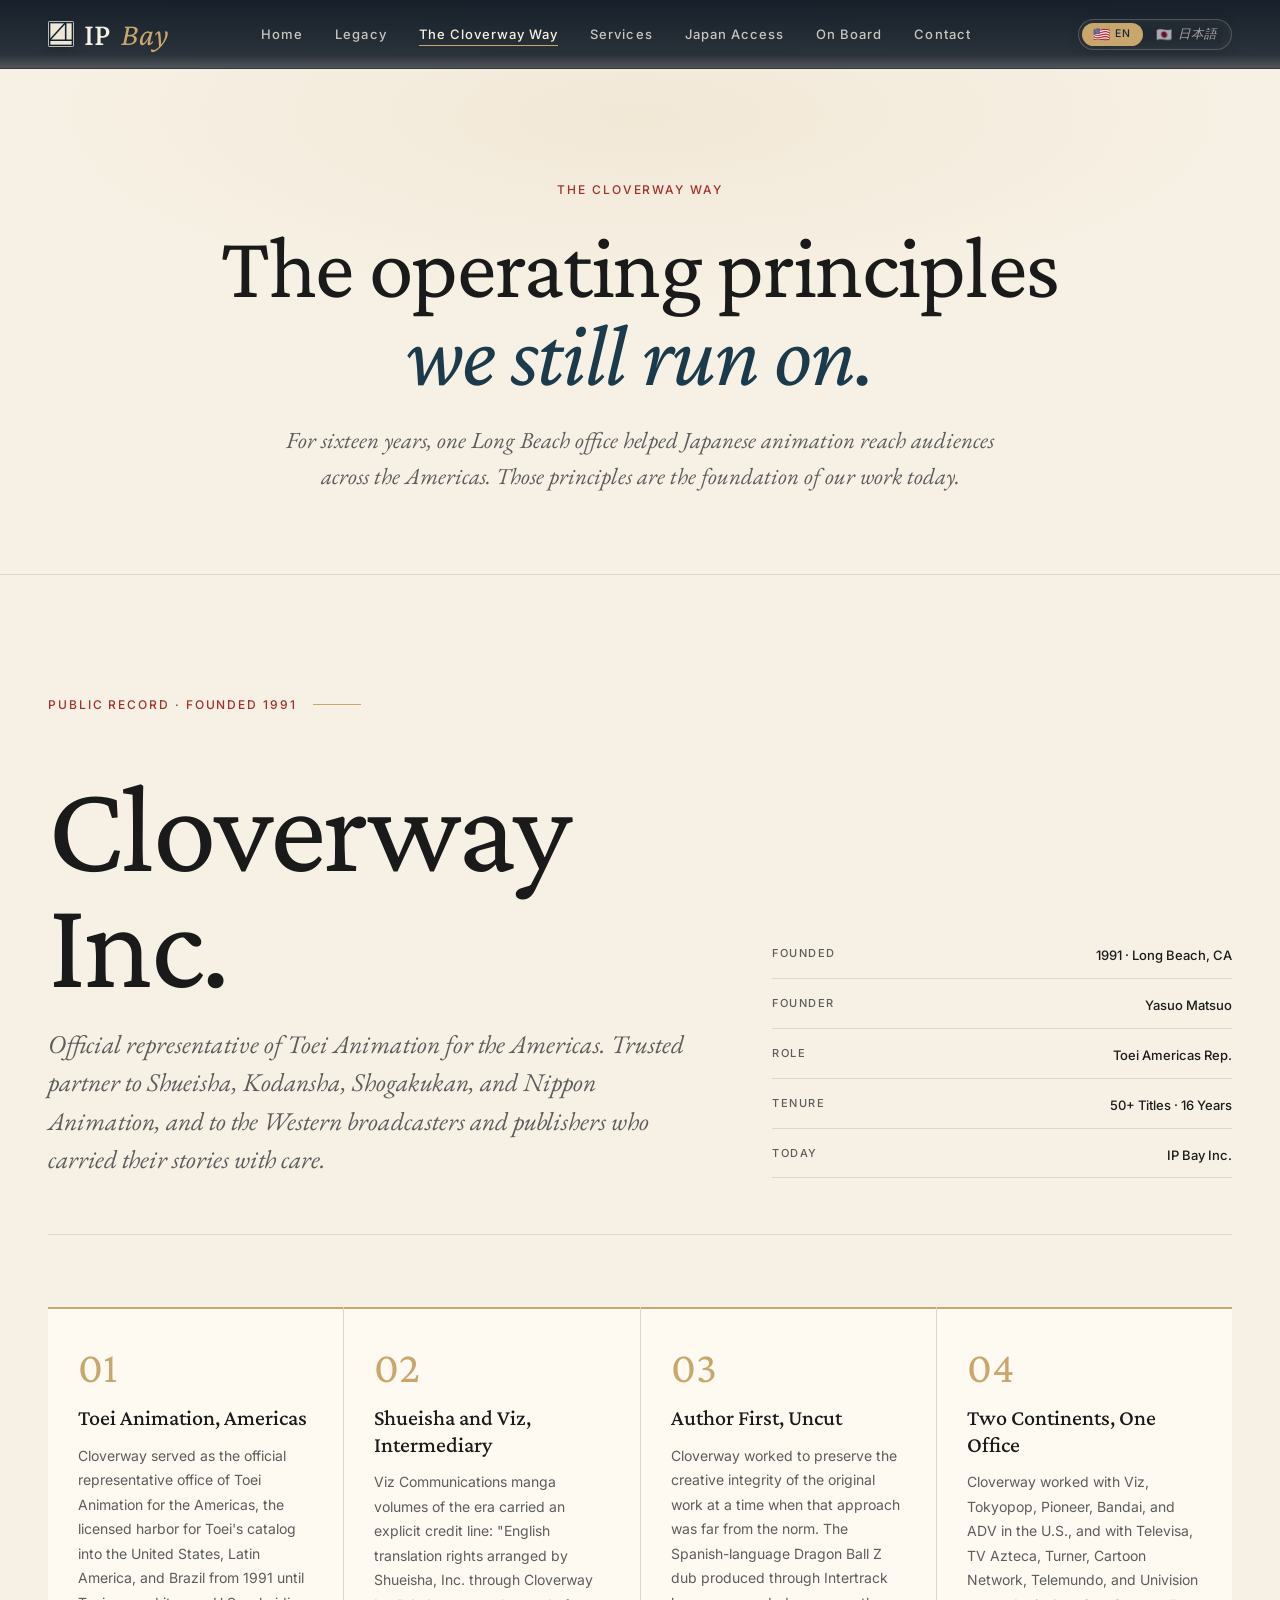
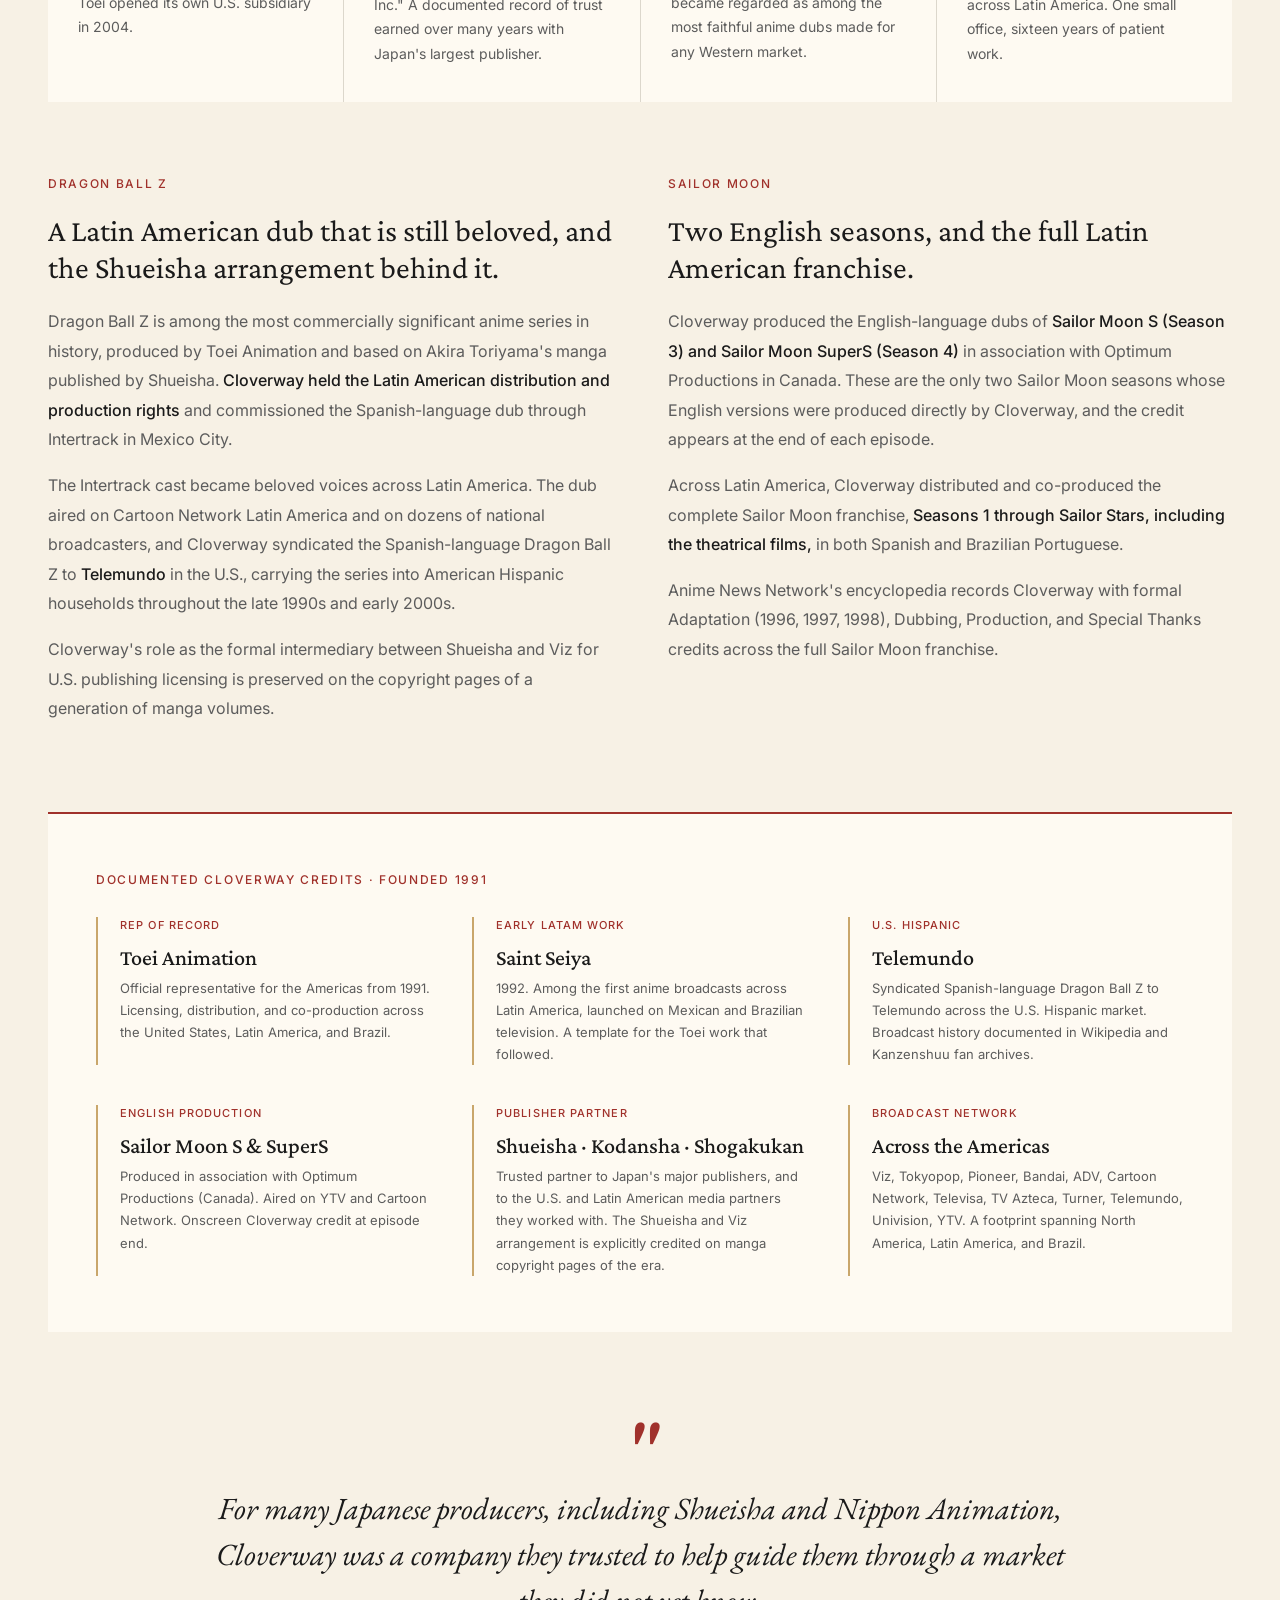
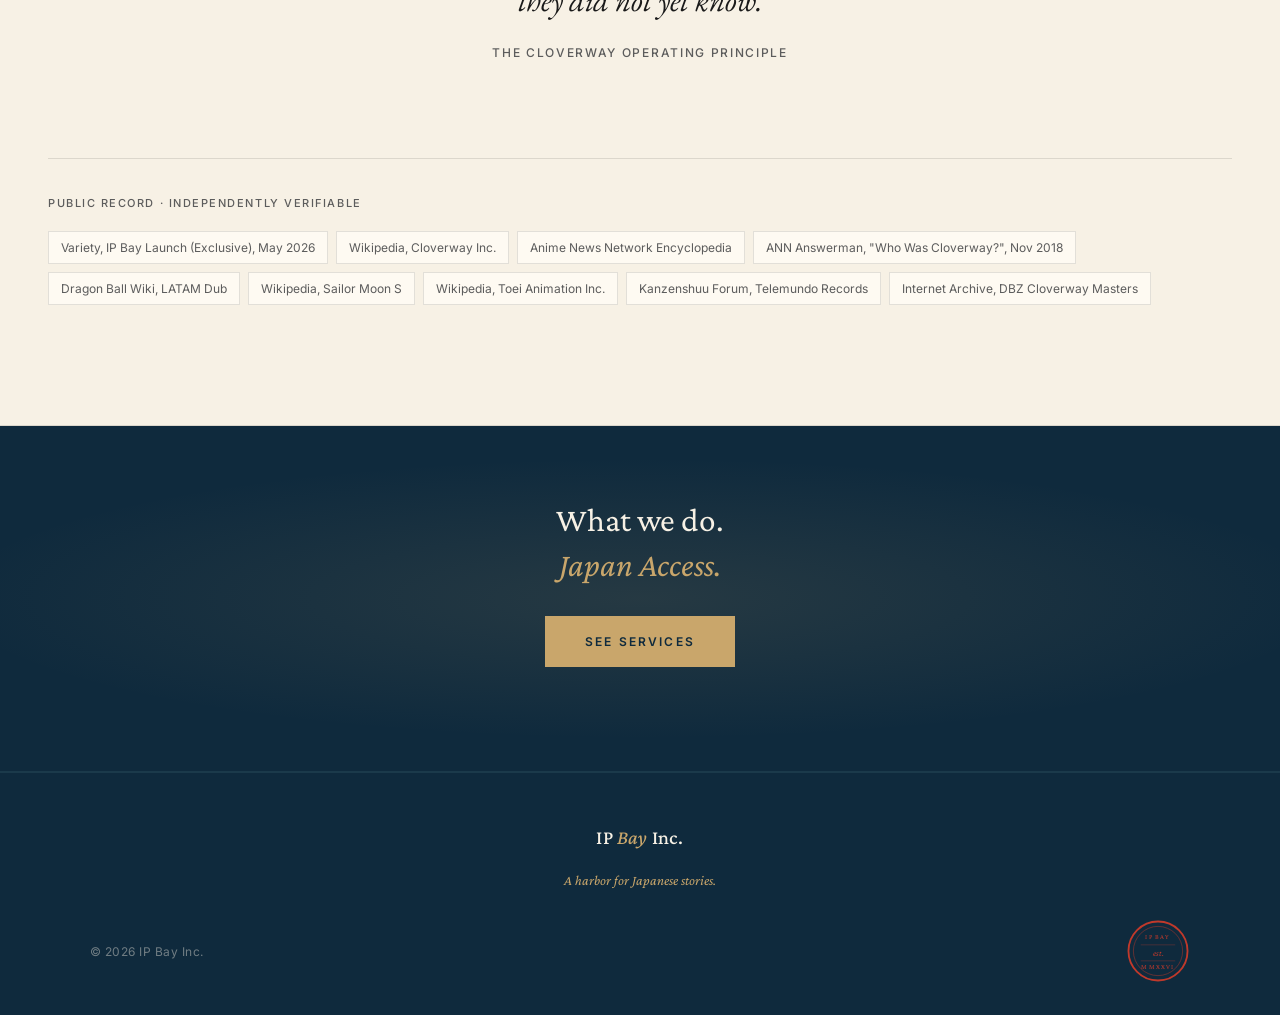
<file: cloverway.html>
<!DOCTYPE html>
<html lang="en">
<head>
<meta charset="UTF-8">
<meta name="viewport" content="width=device-width, initial-scale=1.0">
<link rel="icon" type="image/svg+xml" href="mark-on-cream.svg">
<link rel="apple-touch-icon" href="mark-on-dusk.svg">
<title>The Cloverway Way, IP Bay</title>
<meta name="description" content="Toei Americas representative. Shueisha and Viz intermediary. Author first. The public record of the office our work is built on.">
<link rel="preconnect" href="https://fonts.googleapis.com">
<link rel="preconnect" href="https://fonts.gstatic.com" crossorigin>
<link href="https://fonts.googleapis.com/css2?family=Crimson+Pro:ital,wght@0,300..700;1,300..700&family=EB+Garamond:ital,wght@0,400..700;1,400..700&family=Inter:wght@300;400;500;600&display=swap" rel="stylesheet">
<link rel="stylesheet" href="styles.css">
<script src="i18n.js" defer></script>
</head>
<body>

<nav>
  <a href="./" class="nav-logo"><img class="nav-mark" src="mark-on-cream.svg" alt="">IP <span>Bay</span></a>
  <span class="nav-current">The Cloverway Way</span>
  <ul class="nav-links">
    <li><a href="./">Home</a></li>
    <li><a href="legacy.html">Legacy</a></li>
    <li><a href="cloverway.html" class="active">The Cloverway Way</a></li>
    <li><a href="services.html">Services</a></li>
    <li><a href="japan.html">Japan Access</a></li>
    <li><a href="team.html">On Board</a></li>
    <li><a href="contact.html">Contact</a></li>
  </ul>
  <button class="nav-toggle" aria-label="Open menu" onclick="document.body.classList.toggle('nav-open')">
    <span></span><span></span><span></span>
  </button>
</nav>
<div class="mobile-nav-overlay">
  <a href="./">Home</a>
  <a href="legacy.html">Legacy</a>
  <a href="cloverway.html" class="active">The Cloverway Way</a>
  <a href="services.html">Services</a>
  <a href="japan.html">Japan Access</a>
  <a href="team.html">On Board</a>
  <a href="contact.html">Contact</a>
</div>

<!-- PAGE HEADER -->
<div class="page-header">
  <div class="page-header-bg"></div>
  <div class="page-header-inner">
    <div class="page-header-sup" data-i18n="cloverway.sup">The Cloverway Way</div>
    <h1 class="page-header-title"><span data-i18n-html="cloverway.title">The operating principles</span><br><em data-i18n="cloverway.titleEm">we still run on.</em></h1>
    <p class="page-header-lede" data-i18n="cloverway.lede">For sixteen years, one Long Beach office helped Japanese animation reach audiences across the Americas. Those principles are the foundation of our work today.</p>
  </div>
</div>

<!-- THE CLOVERWAY WAY -->
<section class="cwway" id="cloverway-way">
  <div class="section-inner">
    <div class="section-label" data-i18n="cloverway.sectionLabel">Public Record · Founded 1991</div>

    <div class="cwway-header">
      <div>
        <h2 class="cwway-mark" data-i18n="cloverway.mark">Cloverway Inc.</h2>
        <p class="cwway-lede" data-i18n="cloverway.markLede">Official representative of Toei Animation for the Americas. Trusted partner to Shueisha, Kodansha, Shogakukan, and Nippon Animation, and to the Western broadcasters and publishers who carried their stories with care.</p>
      </div>
      <div class="cwway-meta">
        <div class="cwway-meta-row"><span class="cwway-meta-label" data-i18n="cloverway.meta.founded">Founded</span><span class="cwway-meta-value" data-i18n="cloverway.meta.foundedVal">1991 · Long Beach, CA</span></div>
        <div class="cwway-meta-row"><span class="cwway-meta-label" data-i18n="cloverway.meta.founder">Founder</span><span class="cwway-meta-value">Yasuo Matsuo</span></div>
        <div class="cwway-meta-row"><span class="cwway-meta-label" data-i18n="cloverway.meta.role">Role</span><span class="cwway-meta-value" data-i18n="cloverway.meta.roleVal">Toei Americas Rep.</span></div>
        <div class="cwway-meta-row"><span class="cwway-meta-label" data-i18n="cloverway.meta.tenure">Tenure</span><span class="cwway-meta-value" data-i18n="cloverway.meta.tenureVal">50+ Titles · 16 Years</span></div>
        <div class="cwway-meta-row"><span class="cwway-meta-label" data-i18n="cloverway.meta.today">Today</span><span class="cwway-meta-value">IP Bay Inc.</span></div>
      </div>
    </div>

    <!-- Pillars -->
    <div class="cwway-pillars">
      <div class="cwway-pillar">
        <div class="cwway-pillar-num">01</div>
        <div class="cwway-pillar-title" data-i18n="cloverway.pillar1.title">Toei Animation, Americas</div>
        <p class="cwway-pillar-desc" data-i18n="cloverway.pillar1.desc">Cloverway served as the official representative office of Toei Animation for the Americas, the licensed harbor for Toei's catalog into the United States, Latin America, and Brazil from 1991 until Toei opened its own U.S. subsidiary in 2004.</p>
      </div>
      <div class="cwway-pillar">
        <div class="cwway-pillar-num">02</div>
        <div class="cwway-pillar-title" data-i18n="cloverway.pillar2.title">Shueisha and Viz, Intermediary</div>
        <p class="cwway-pillar-desc" data-i18n="cloverway.pillar2.desc">Viz Communications manga volumes of the era carried an explicit credit line: "English translation rights arranged by Shueisha, Inc. through Cloverway Inc." A documented record of trust earned over many years with Japan's largest publisher.</p>
      </div>
      <div class="cwway-pillar">
        <div class="cwway-pillar-num">03</div>
        <div class="cwway-pillar-title" data-i18n="cloverway.pillar3.title">Author First, Uncut</div>
        <p class="cwway-pillar-desc" data-i18n="cloverway.pillar3.desc">Cloverway worked to preserve the creative integrity of the original work at a time when that approach was far from the norm. The Spanish-language Dragon Ball Z dub produced through Intertrack became regarded as among the most faithful anime dubs made for any Western market.</p>
      </div>
      <div class="cwway-pillar">
        <div class="cwway-pillar-num">04</div>
        <div class="cwway-pillar-title" data-i18n="cloverway.pillar4.title">Two Continents, One Office</div>
        <p class="cwway-pillar-desc" data-i18n="cloverway.pillar4.desc">Cloverway worked with Viz, Tokyopop, Pioneer, Bandai, and ADV in the U.S., and with Televisa, TV Azteca, Turner, Cartoon Network, Telemundo, and Univision across Latin America. One small office, sixteen years of patient work.</p>
      </div>
    </div>

    <!-- Editorial body -->
    <div class="cwway-body">
      <div class="cwway-col">
        <h3 data-i18n="cloverway.ed1.h3">Dragon Ball Z</h3>
        <h4 data-i18n="cloverway.ed1.h4">A Latin American dub that is still beloved, and the Shueisha arrangement behind it.</h4>
        <p data-i18n-html="cloverway.ed1.p1">Dragon Ball Z is among the most commercially significant anime series in history, produced by Toei Animation and based on Akira Toriyama's manga published by Shueisha. <strong>Cloverway held the Latin American distribution and production rights</strong> and commissioned the Spanish-language dub through Intertrack in Mexico City.</p>
        <p data-i18n-html="cloverway.ed1.p2">The Intertrack cast became beloved voices across Latin America. The dub aired on Cartoon Network Latin America and on dozens of national broadcasters, and Cloverway syndicated the Spanish-language Dragon Ball Z to <strong>Telemundo</strong> in the U.S., carrying the series into American Hispanic households throughout the late 1990s and early 2000s.</p>
        <p data-i18n="cloverway.ed1.p3">Cloverway's role as the formal intermediary between Shueisha and Viz for U.S. publishing licensing is preserved on the copyright pages of a generation of manga volumes.</p>
      </div>
      <div class="cwway-col">
        <h3 data-i18n="cloverway.ed2.h3">Sailor Moon</h3>
        <h4 data-i18n="cloverway.ed2.h4">Two English seasons, and the full Latin American franchise.</h4>
        <p data-i18n-html="cloverway.ed2.p1">Cloverway produced the English-language dubs of <strong>Sailor Moon S (Season 3) and Sailor Moon SuperS (Season 4)</strong> in association with Optimum Productions in Canada. These are the only two Sailor Moon seasons whose English versions were produced directly by Cloverway, and the credit appears at the end of each episode.</p>
        <p data-i18n-html="cloverway.ed2.p2">Across Latin America, Cloverway distributed and co-produced the complete Sailor Moon franchise, <strong>Seasons 1 through Sailor Stars, including the theatrical films,</strong> in both Spanish and Brazilian Portuguese.</p>
        <p data-i18n="cloverway.ed2.p3">Anime News Network's encyclopedia records Cloverway with formal Adaptation (1996, 1997, 1998), Dubbing, Production, and Special Thanks credits across the full Sailor Moon franchise.</p>
      </div>
    </div>

    <!-- Credits strip -->
    <div class="cwway-credits">
      <div class="cwway-credits-label" data-i18n="cloverway.credits.label">Documented Cloverway Credits · Founded 1991</div>
      <div class="cwway-credits-grid">
        <div class="cw-credit-item">
          <div class="cw-credit-role" data-i18n="cloverway.cr1.role">Rep of Record</div>
          <div class="cw-credit-title">Toei Animation</div>
          <p class="cw-credit-desc" data-i18n="cloverway.cr1.desc">Official representative for the Americas from 1991. Licensing, distribution, and co-production across the United States, Latin America, and Brazil.</p>
        </div>
        <div class="cw-credit-item">
          <div class="cw-credit-role" data-i18n="cloverway.cr2.role">Early LatAm Work</div>
          <div class="cw-credit-title">Saint Seiya</div>
          <p class="cw-credit-desc" data-i18n="cloverway.cr2.desc">1992. Among the first anime broadcasts across Latin America, launched on Mexican and Brazilian television. A template for the Toei work that followed.</p>
        </div>
        <div class="cw-credit-item">
          <div class="cw-credit-role" data-i18n="cloverway.cr3.role">U.S. Hispanic</div>
          <div class="cw-credit-title">Telemundo</div>
          <p class="cw-credit-desc" data-i18n="cloverway.cr3.desc">Syndicated Spanish-language Dragon Ball Z to Telemundo across the U.S. Hispanic market. Broadcast history documented in Wikipedia and Kanzenshuu fan archives.</p>
        </div>
        <div class="cw-credit-item">
          <div class="cw-credit-role" data-i18n="cloverway.cr4.role">English Production</div>
          <div class="cw-credit-title" data-i18n="cloverway.cr4.title">Sailor Moon S &amp; SuperS</div>
          <p class="cw-credit-desc" data-i18n="cloverway.cr4.desc">Produced in association with Optimum Productions (Canada). Aired on YTV and Cartoon Network. Onscreen Cloverway credit at episode end.</p>
        </div>
        <div class="cw-credit-item">
          <div class="cw-credit-role" data-i18n="cloverway.cr5.role">Publisher Partner</div>
          <div class="cw-credit-title">Shueisha · Kodansha · Shogakukan</div>
          <p class="cw-credit-desc" data-i18n="cloverway.cr5.desc">Trusted partner to Japan's major publishers, and to the U.S. and Latin American media partners they worked with. The Shueisha and Viz arrangement is explicitly credited on manga copyright pages of the era.</p>
        </div>
        <div class="cw-credit-item">
          <div class="cw-credit-role" data-i18n="cloverway.cr6.role">Broadcast Network</div>
          <div class="cw-credit-title" data-i18n="cloverway.cr6.title">Across the Americas</div>
          <p class="cw-credit-desc" data-i18n="cloverway.cr6.desc">Viz, Tokyopop, Pioneer, Bandai, ADV, Cartoon Network, Televisa, TV Azteca, Turner, Telemundo, Univision, YTV. A footprint spanning North America, Latin America, and Brazil.</p>
        </div>
      </div>
    </div>

    <!-- Big pull-quote -->
    <div class="cwway-quote">
      <div class="cwway-quote-mark">"</div>
      <p class="cwway-quote-text" data-i18n="cloverway.quote.text">For many Japanese producers, including Shueisha and Nippon Animation, Cloverway was a company they trusted to help guide them through a market they did not yet know.</p>
      <div class="cwway-quote-attr" data-i18n="cloverway.quote.attr">The Cloverway Operating Principle</div>
    </div>

    <!-- Sources footer -->
    <div class="cwway-sources">
      <div class="cwway-sources-label" data-i18n="cloverway.sources.label">Public Record · Independently Verifiable</div>
      <div class="cwway-source-list">
        <a class="cwway-source-tag" href="https://variety.com/2026/film/markets-festivals/dragon-ball-z-yasuo-matsuo-ip-bay-1236747229/" target="_blank" rel="noopener noreferrer" data-i18n="cloverway.src.variety">Variety, IP Bay Launch (Exclusive), May 2026</a>
        <a class="cwway-source-tag" href="https://en.wikipedia.org/wiki/Cloverway_Inc." target="_blank" rel="noopener noreferrer">Wikipedia, Cloverway Inc.</a>
        <a class="cwway-source-tag" href="https://www.animenewsnetwork.com/encyclopedia/company.php?id=1303" target="_blank" rel="noopener noreferrer">Anime News Network Encyclopedia</a>
        <a class="cwway-source-tag" href="https://www.animenewsnetwork.com/answerman/" target="_blank" rel="noopener noreferrer">ANN Answerman, "Who Was Cloverway?", Nov 2018</a>
        <a class="cwway-source-tag" href="https://dragonball.fandom.com/wiki/Dragon_Ball_Z" target="_blank" rel="noopener noreferrer">Dragon Ball Wiki, LATAM Dub</a>
        <a class="cwway-source-tag" href="https://en.wikipedia.org/wiki/Sailor_Moon_S" target="_blank" rel="noopener noreferrer">Wikipedia, Sailor Moon S</a>
        <a class="cwway-source-tag" href="https://en.wikipedia.org/wiki/Toei_Animation" target="_blank" rel="noopener noreferrer">Wikipedia, Toei Animation Inc.</a>
        <a class="cwway-source-tag" href="https://www.kanzenshuu.com/forum/" target="_blank" rel="noopener noreferrer">Kanzenshuu Forum, Telemundo Records</a>
        <a class="cwway-source-tag" href="https://archive.org/" target="_blank" rel="noopener noreferrer">Internet Archive, DBZ Cloverway Masters</a>
      </div>
    </div>
  </div>
</section>

<!-- CLOSING CTA -->
<div class="closing">
  <div class="closing-bg"></div>
  <div class="closing-content">
    <h2 class="closing-title"><span data-i18n="services.title">What we do.</span><br><em data-i18n="services.closingEm">Services.</em></h2>
    <a href="services.html" class="closing-cta" data-i18n="cloverway.closingCta">See services</a>
  </div>
</div>

<footer>
  <div class="footer-wordmark">IP <em>Bay</em> Inc.</div>
  <div class="footer-tagline">A harbor for Japanese stories.</div>

  <div class="footer-bottom">
    <div class="footer-bottom-left">
      <div class="footer-copy">© 2026 IP Bay Inc.</div>
    </div>
    <svg class="hanko-seal hanko-footer-seal" viewBox="0 0 104 104" role="img" aria-label="IP Bay seal">
      <circle cx="52" cy="52" r="48" fill="none" stroke="#C0392B" stroke-width="3"/>
      <circle cx="52" cy="52" r="40" fill="none" stroke="#C0392B" stroke-width="0.75"/>
      <text x="52" y="33" text-anchor="middle" fill="#C0392B" font-family="'Crimson Pro', Georgia, serif" font-size="11" letter-spacing="2">IP BAY</text>
      <line x1="24" y1="42" x2="80" y2="42" stroke="#C0392B" stroke-width="0.5"/>
      <text x="52" y="60" text-anchor="middle" fill="#C0392B" font-family="'Crimson Pro', Georgia, serif" font-style="italic" font-size="14">est.</text>
      <line x1="24" y1="68" x2="80" y2="68" stroke="#C0392B" stroke-width="0.5"/>
      <text x="52" y="82" text-anchor="middle" fill="#C0392B" font-family="'Crimson Pro', Georgia, serif" font-size="11" letter-spacing="2">MMXXVI</text>
    </svg>
  </div>
</footer>

</body>
</html>
</file>
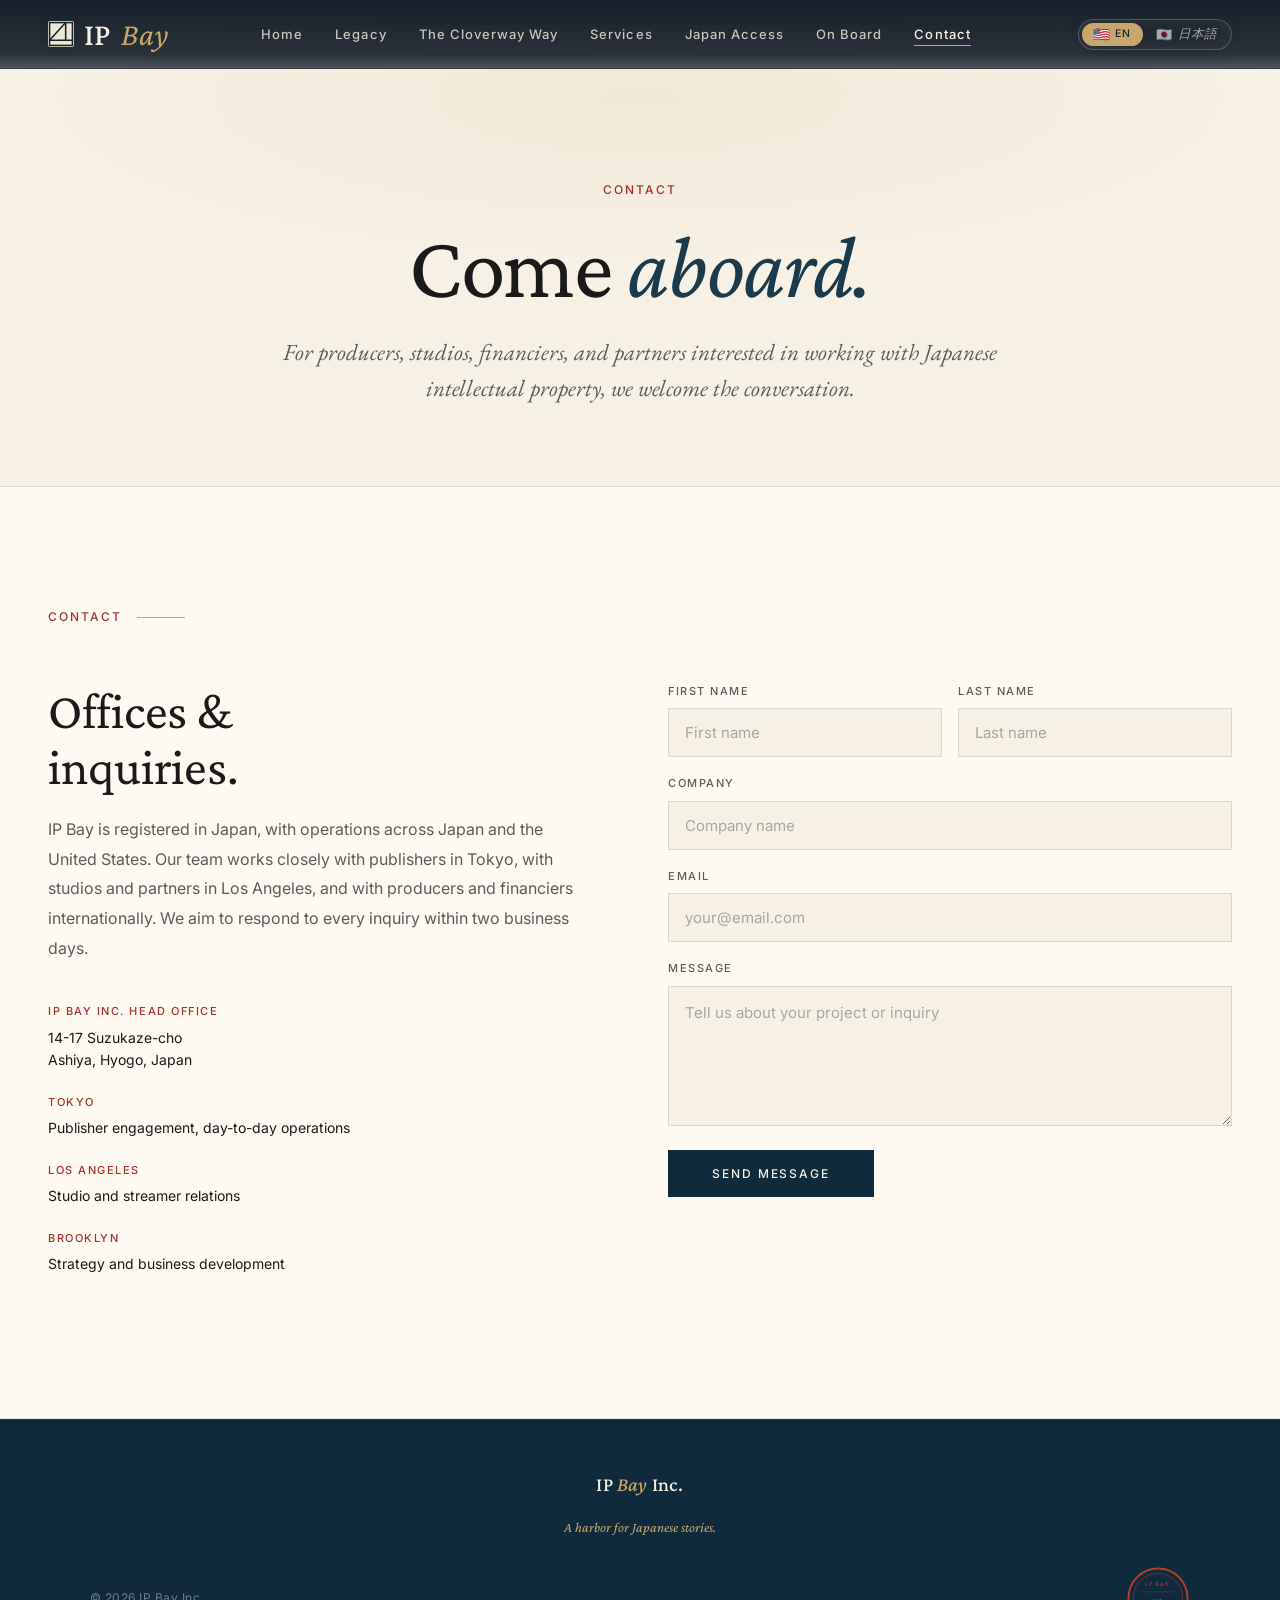
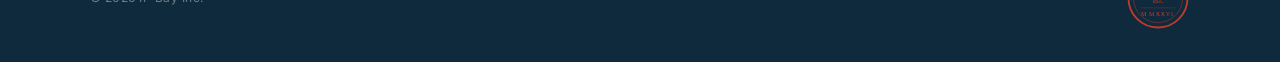
<file: contact.html>
<!DOCTYPE html>
<html lang="en">
<head>
<meta charset="UTF-8">
<meta name="viewport" content="width=device-width, initial-scale=1.0">
<link rel="icon" type="image/svg+xml" href="mark-on-cream.svg">
<link rel="apple-touch-icon" href="mark-on-dusk.svg">
<title>Contact, IP Bay</title>
<meta name="description" content="Come aboard. For producers, studios, financiers, and partners interested in working with Japanese intellectual property.">
<link rel="preconnect" href="https://fonts.googleapis.com">
<link rel="preconnect" href="https://fonts.gstatic.com" crossorigin>
<link href="https://fonts.googleapis.com/css2?family=Crimson+Pro:ital,wght@0,300..700;1,300..700&family=EB+Garamond:ital,wght@0,400..700;1,400..700&family=Inter:wght@300;400;500;600&display=swap" rel="stylesheet">
<link rel="stylesheet" href="styles.css">
<script src="i18n.js" defer></script>
</head>
<body>

<nav>
  <a href="./" class="nav-logo"><img class="nav-mark" src="mark-on-cream.svg" alt="">IP <span>Bay</span></a>
  <span class="nav-current">Contact</span>
  <ul class="nav-links">
    <li><a href="./">Home</a></li>
    <li><a href="legacy.html">Legacy</a></li>
    <li><a href="cloverway.html">The Cloverway Way</a></li>
    <li><a href="services.html">Services</a></li>
    <li><a href="japan.html">Japan Access</a></li>
    <li><a href="team.html">On Board</a></li>
    <li><a href="contact.html" class="active">Contact</a></li>
  </ul>
  <button class="nav-toggle" aria-label="Open menu" onclick="document.body.classList.toggle('nav-open')">
    <span></span><span></span><span></span>
  </button>
</nav>
<div class="mobile-nav-overlay">
  <a href="./">Home</a>
  <a href="legacy.html">Legacy</a>
  <a href="cloverway.html">The Cloverway Way</a>
  <a href="services.html">Services</a>
  <a href="japan.html">Japan Access</a>
  <a href="team.html">On Board</a>
  <a href="contact.html" class="active">Contact</a>
</div>

<!-- PAGE HEADER -->
<div class="page-header">
  <div class="page-header-bg"></div>
  <div class="page-header-inner">
    <div class="page-header-sup" data-i18n="contact.sup">Contact</div>
    <h1 class="page-header-title"><span data-i18n="contact.title">Come</span> <em data-i18n="contact.titleEm">aboard.</em></h1>
    <p class="page-header-lede" data-i18n="contact.lede">For producers, studios, financiers, and partners interested in working with Japanese intellectual property, we welcome the conversation.</p>
  </div>
</div>

<!-- CONTACT -->
<section class="contact-section" id="contact">
  <div class="section-inner">
    <div class="section-label" data-i18n="contact.label">Contact</div>
    <div class="contact-grid">
      <div>
        <h2 class="contact-headline" data-i18n-html="contact.headline">Offices &amp;<br>inquiries.</h2>
        <p class="contact-desc" data-i18n="contact.desc">IP Bay is registered in Japan, with operations across Japan and the United States. Our team works closely with publishers in Tokyo, with studios and partners in Los Angeles, and with producers and financiers internationally. We aim to respond to every inquiry within two business days.</p>

        <div class="contact-detail">
          <div class="contact-detail-label" data-i18n="contact.d1.label">IP Bay Inc. Head Office</div>
          <div class="contact-detail-value" data-i18n-html="contact.d1.value">14-17 Suzukaze-cho<br>Ashiya, Hyogo, Japan</div>
        </div>
        <div class="contact-detail">
          <div class="contact-detail-label" data-i18n="contact.d2.label">Tokyo</div>
          <div class="contact-detail-value" data-i18n="contact.d2.value">Publisher engagement, day-to-day operations</div>
        </div>
        <div class="contact-detail">
          <div class="contact-detail-label" data-i18n="contact.d3.label">Los Angeles</div>
          <div class="contact-detail-value" data-i18n="contact.d3.value">Studio and streamer relations</div>
        </div>
        <div class="contact-detail">
          <div class="contact-detail-label" data-i18n="contact.d4.label">Brooklyn</div>
          <div class="contact-detail-value" data-i18n="contact.d4.value">Strategy and business development</div>
        </div>
      </div>
      <form class="contact-form" action="https://formsubmit.co/frankieseratch4@gmail.com" method="POST">
        <!-- FormSubmit config -->
        <input type="hidden" name="_subject" value="New inquiry from IP Bay website">
        <input type="hidden" name="_template" value="table">
        <input type="hidden" name="_captcha" value="false">
        <input type="hidden" name="_next" value="https://ipbay.jp/contact.html?sent=1">
        <!-- Honeypot (blank = real submit; bots fill it and get filtered) -->
        <input type="text" name="_honey" style="display:none" tabindex="-1" autocomplete="off">

        <div class="form-row">
          <div class="form-field">
            <label class="form-label" for="first-name" data-i18n="form.firstName">First Name</label>
            <input class="form-input" type="text" id="first-name" name="First Name" data-i18n-placeholder="form.firstNamePh" placeholder="First name" required>
          </div>
          <div class="form-field">
            <label class="form-label" for="last-name" data-i18n="form.lastName">Last Name</label>
            <input class="form-input" type="text" id="last-name" name="Last Name" data-i18n-placeholder="form.lastNamePh" placeholder="Last name" required>
          </div>
        </div>
        <div class="form-field">
          <label class="form-label" for="company" data-i18n="form.company">Company</label>
          <input class="form-input" type="text" id="company" name="Company" data-i18n-placeholder="form.companyPh" placeholder="Company name">
        </div>
        <div class="form-field">
          <label class="form-label" for="email" data-i18n="form.email">Email</label>
          <input class="form-input" type="email" id="email" name="Email" data-i18n-placeholder="form.emailPh" placeholder="your@email.com" required>
        </div>
        <div class="form-field">
          <label class="form-label" for="message" data-i18n="form.message">Message</label>
          <textarea class="form-textarea" id="message" name="Message" data-i18n-placeholder="form.messagePh" placeholder="Tell us about your project or inquiry" required></textarea>
        </div>
        <button type="submit" class="form-submit" data-i18n="form.submit">Send Message</button>
      </form>
    </div>
  </div>
</section>

<footer>
  <div class="footer-wordmark">IP <em>Bay</em> Inc.</div>
  <div class="footer-tagline">A harbor for Japanese stories.</div>

  <div class="footer-bottom">
    <div class="footer-bottom-left">
      <div class="footer-copy">© 2026 IP Bay Inc.</div>
    </div>
    <svg class="hanko-seal hanko-footer-seal" viewBox="0 0 104 104" role="img" aria-label="IP Bay seal">
      <circle cx="52" cy="52" r="48" fill="none" stroke="#C0392B" stroke-width="3"/>
      <circle cx="52" cy="52" r="40" fill="none" stroke="#C0392B" stroke-width="0.75"/>
      <text x="52" y="33" text-anchor="middle" fill="#C0392B" font-family="'Crimson Pro', Georgia, serif" font-size="11" letter-spacing="2">IP BAY</text>
      <line x1="24" y1="42" x2="80" y2="42" stroke="#C0392B" stroke-width="0.5"/>
      <text x="52" y="60" text-anchor="middle" fill="#C0392B" font-family="'Crimson Pro', Georgia, serif" font-style="italic" font-size="14">est.</text>
      <line x1="24" y1="68" x2="80" y2="68" stroke="#C0392B" stroke-width="0.5"/>
      <text x="52" y="82" text-anchor="middle" fill="#C0392B" font-family="'Crimson Pro', Georgia, serif" font-size="11" letter-spacing="2">MMXXVI</text>
    </svg>
  </div>
</footer>

</body>
</html>
</file>
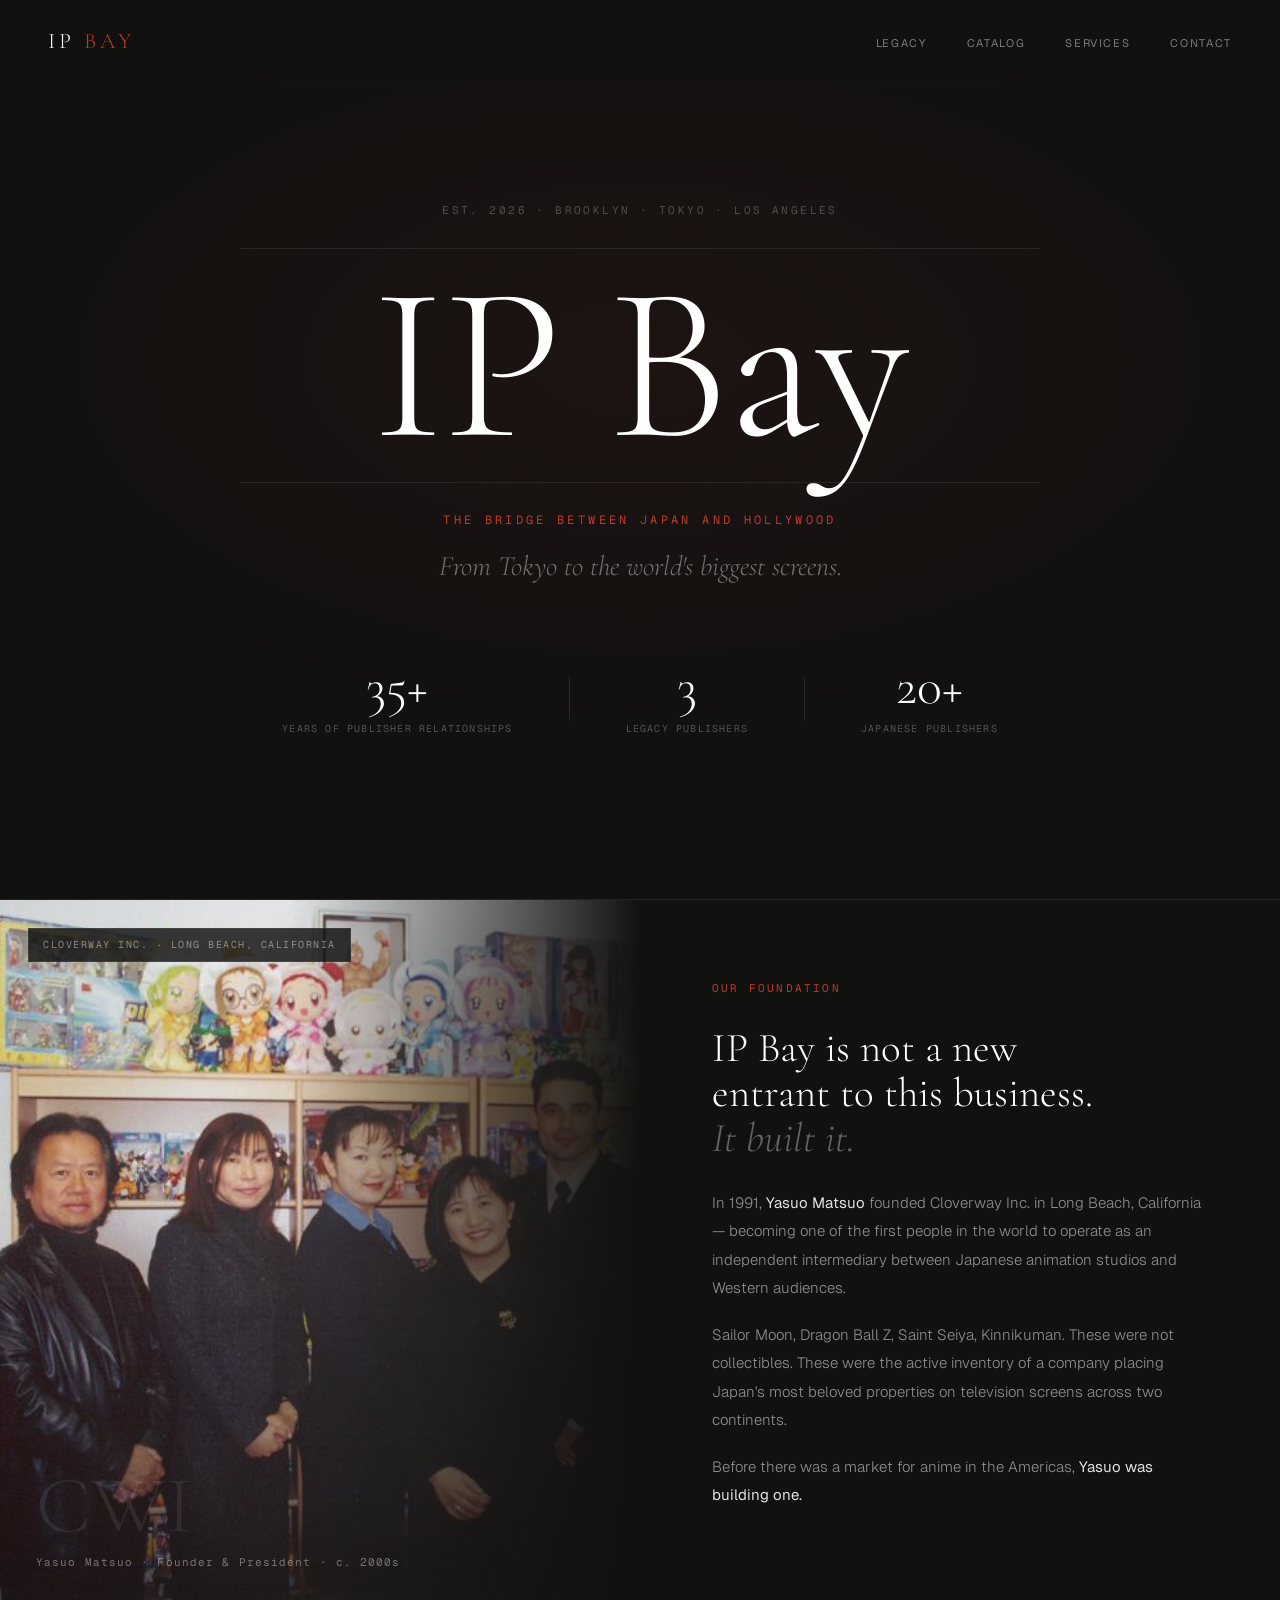
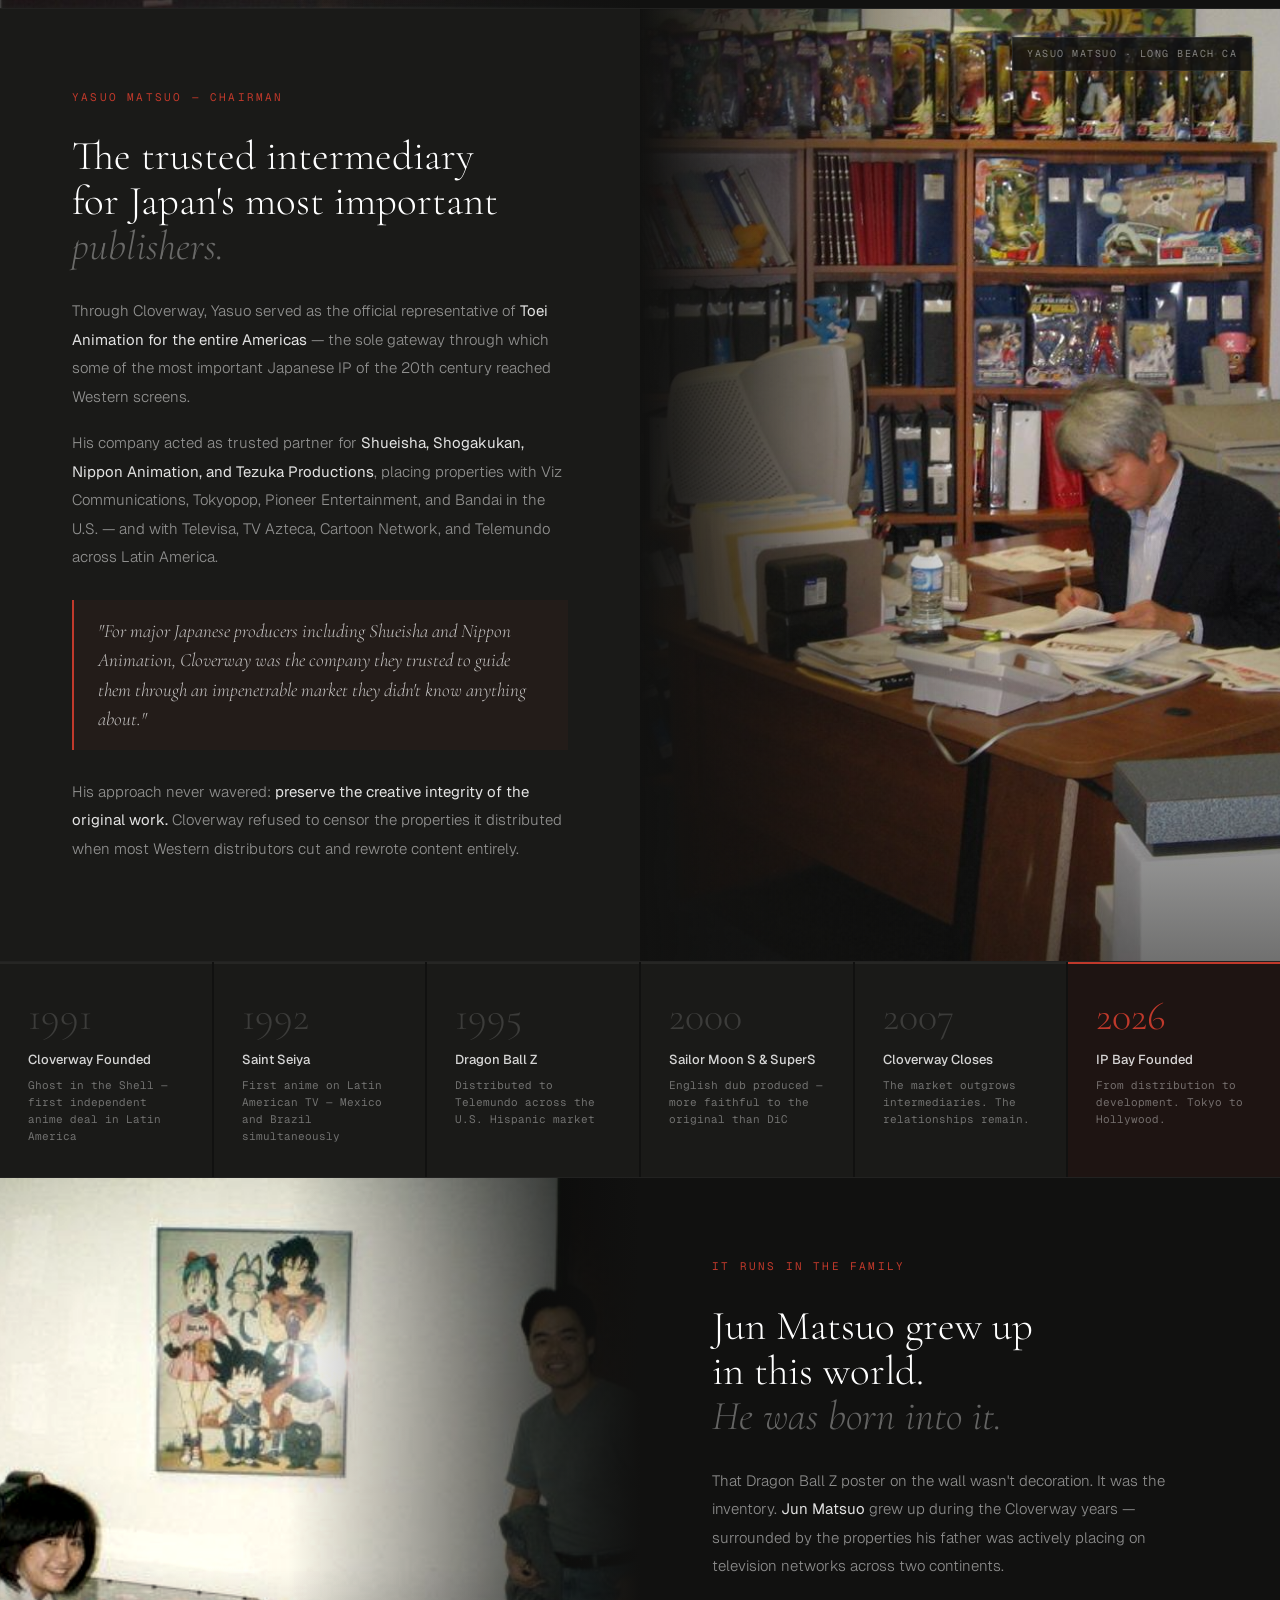
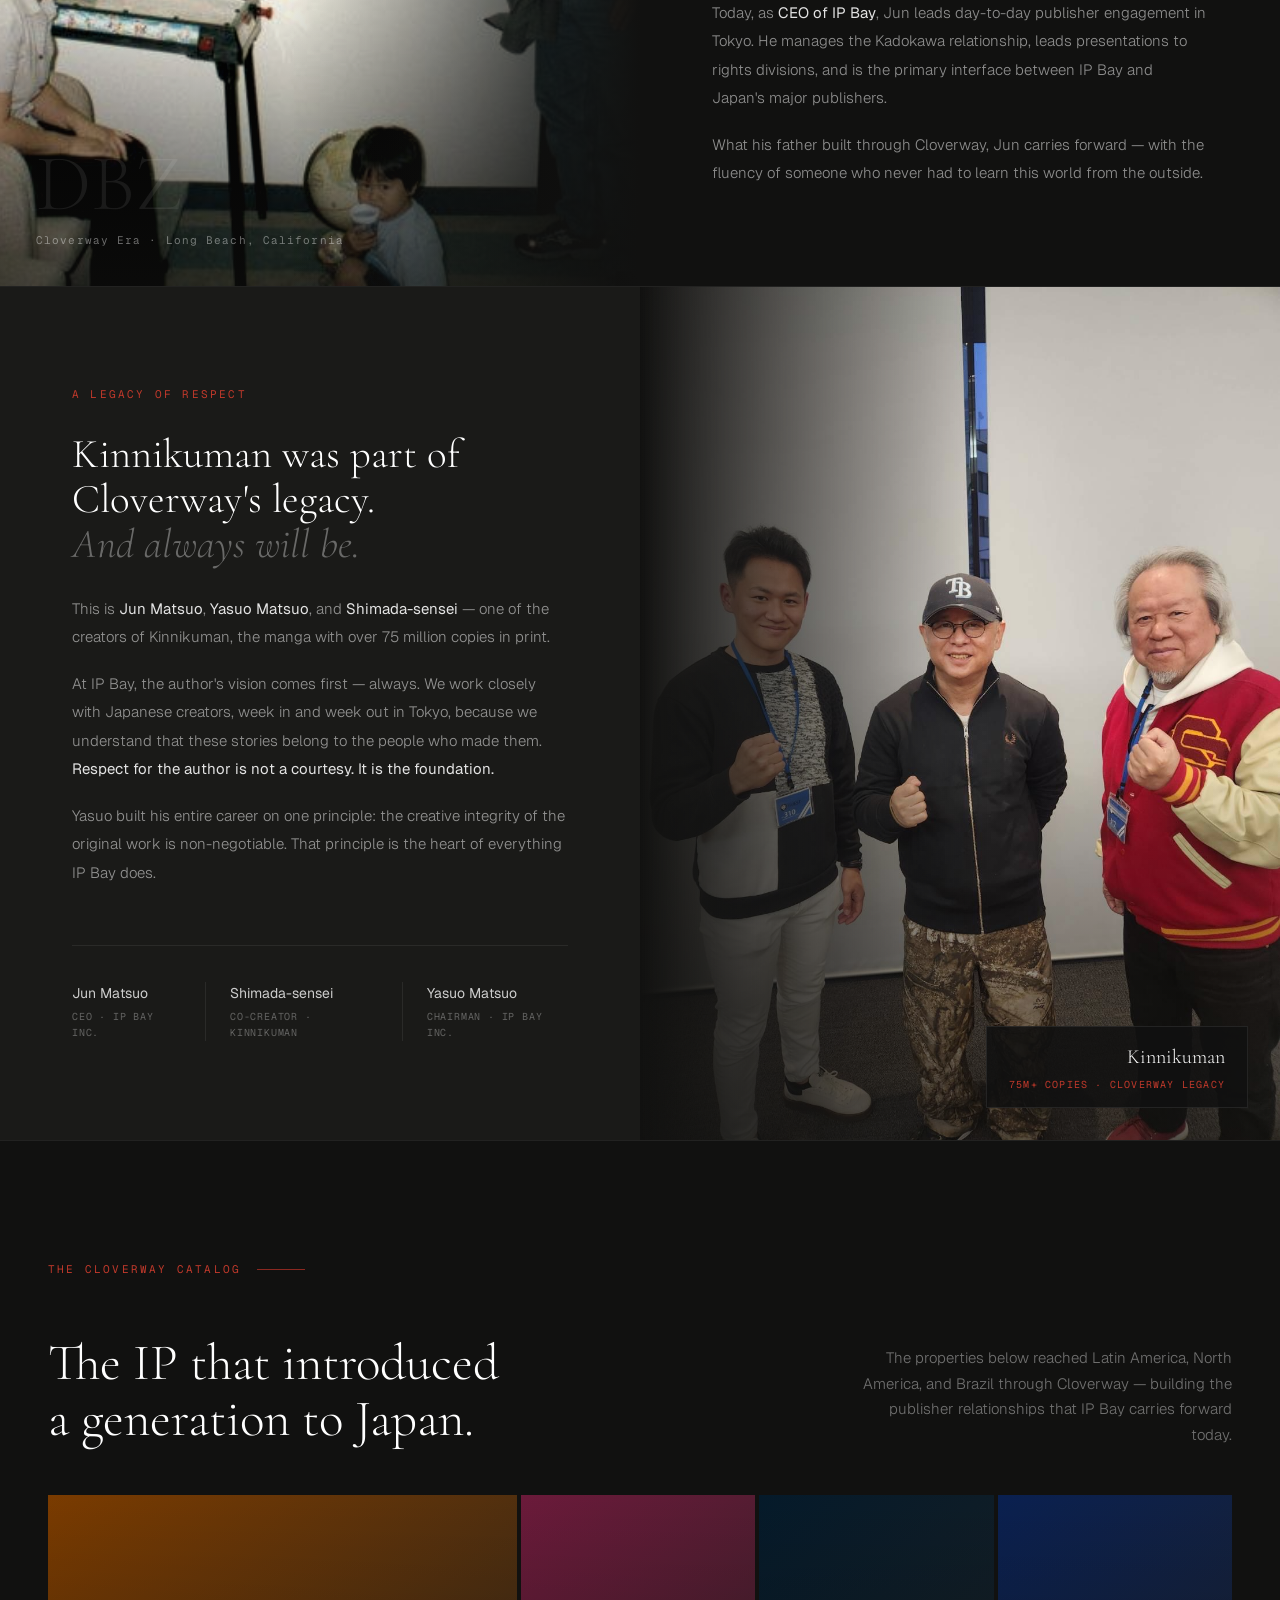
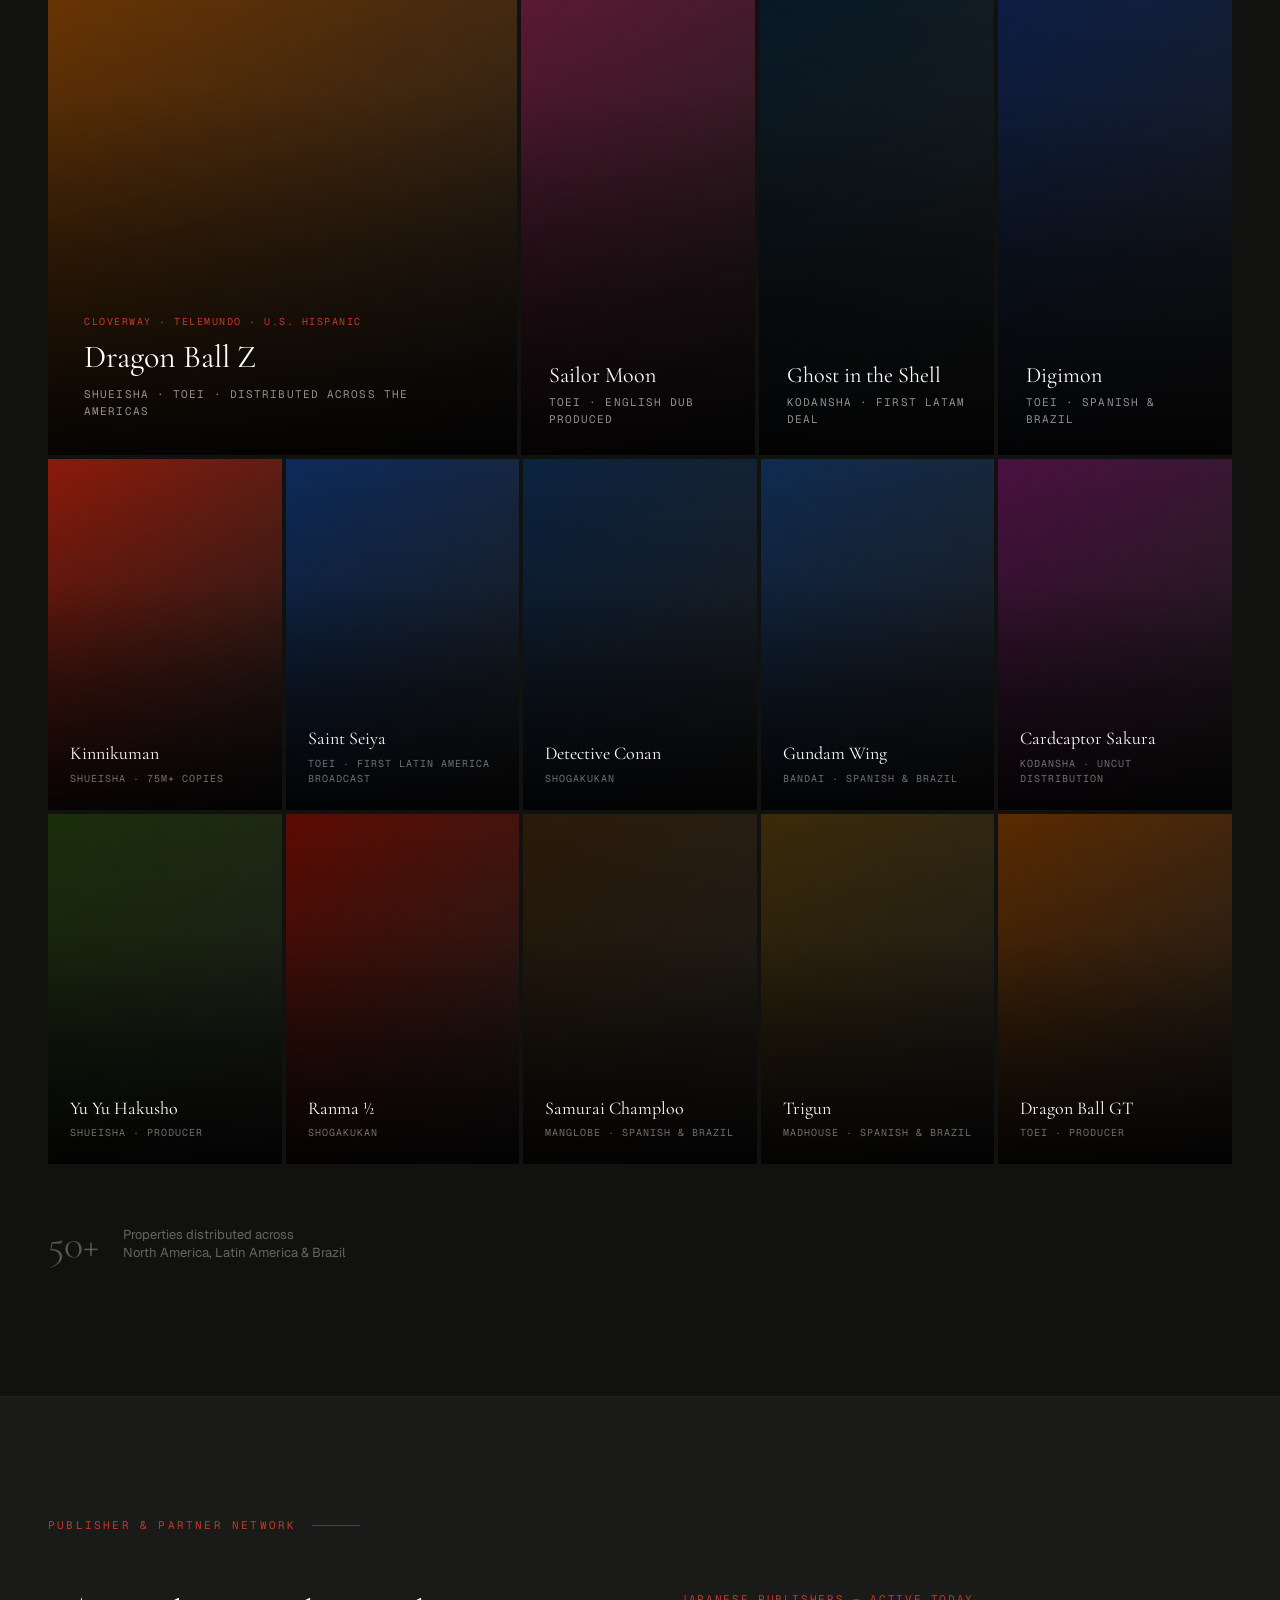
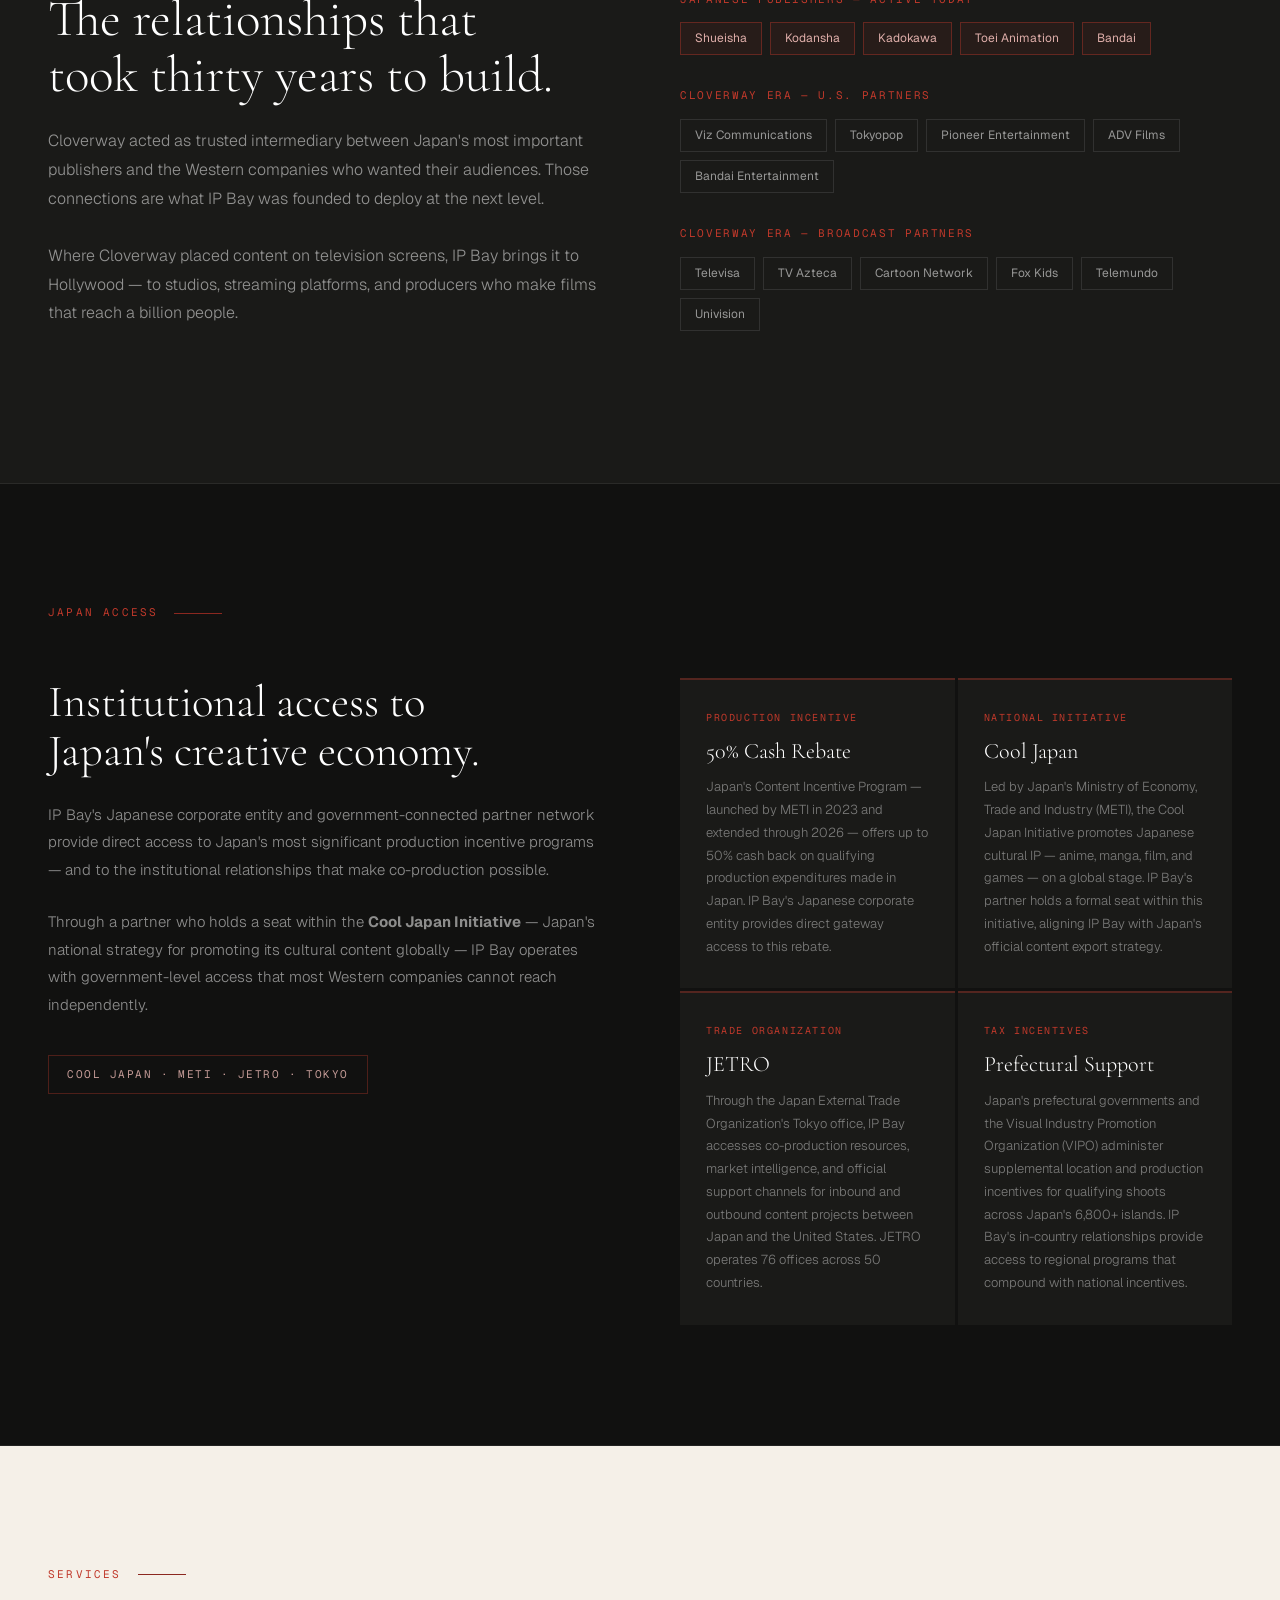
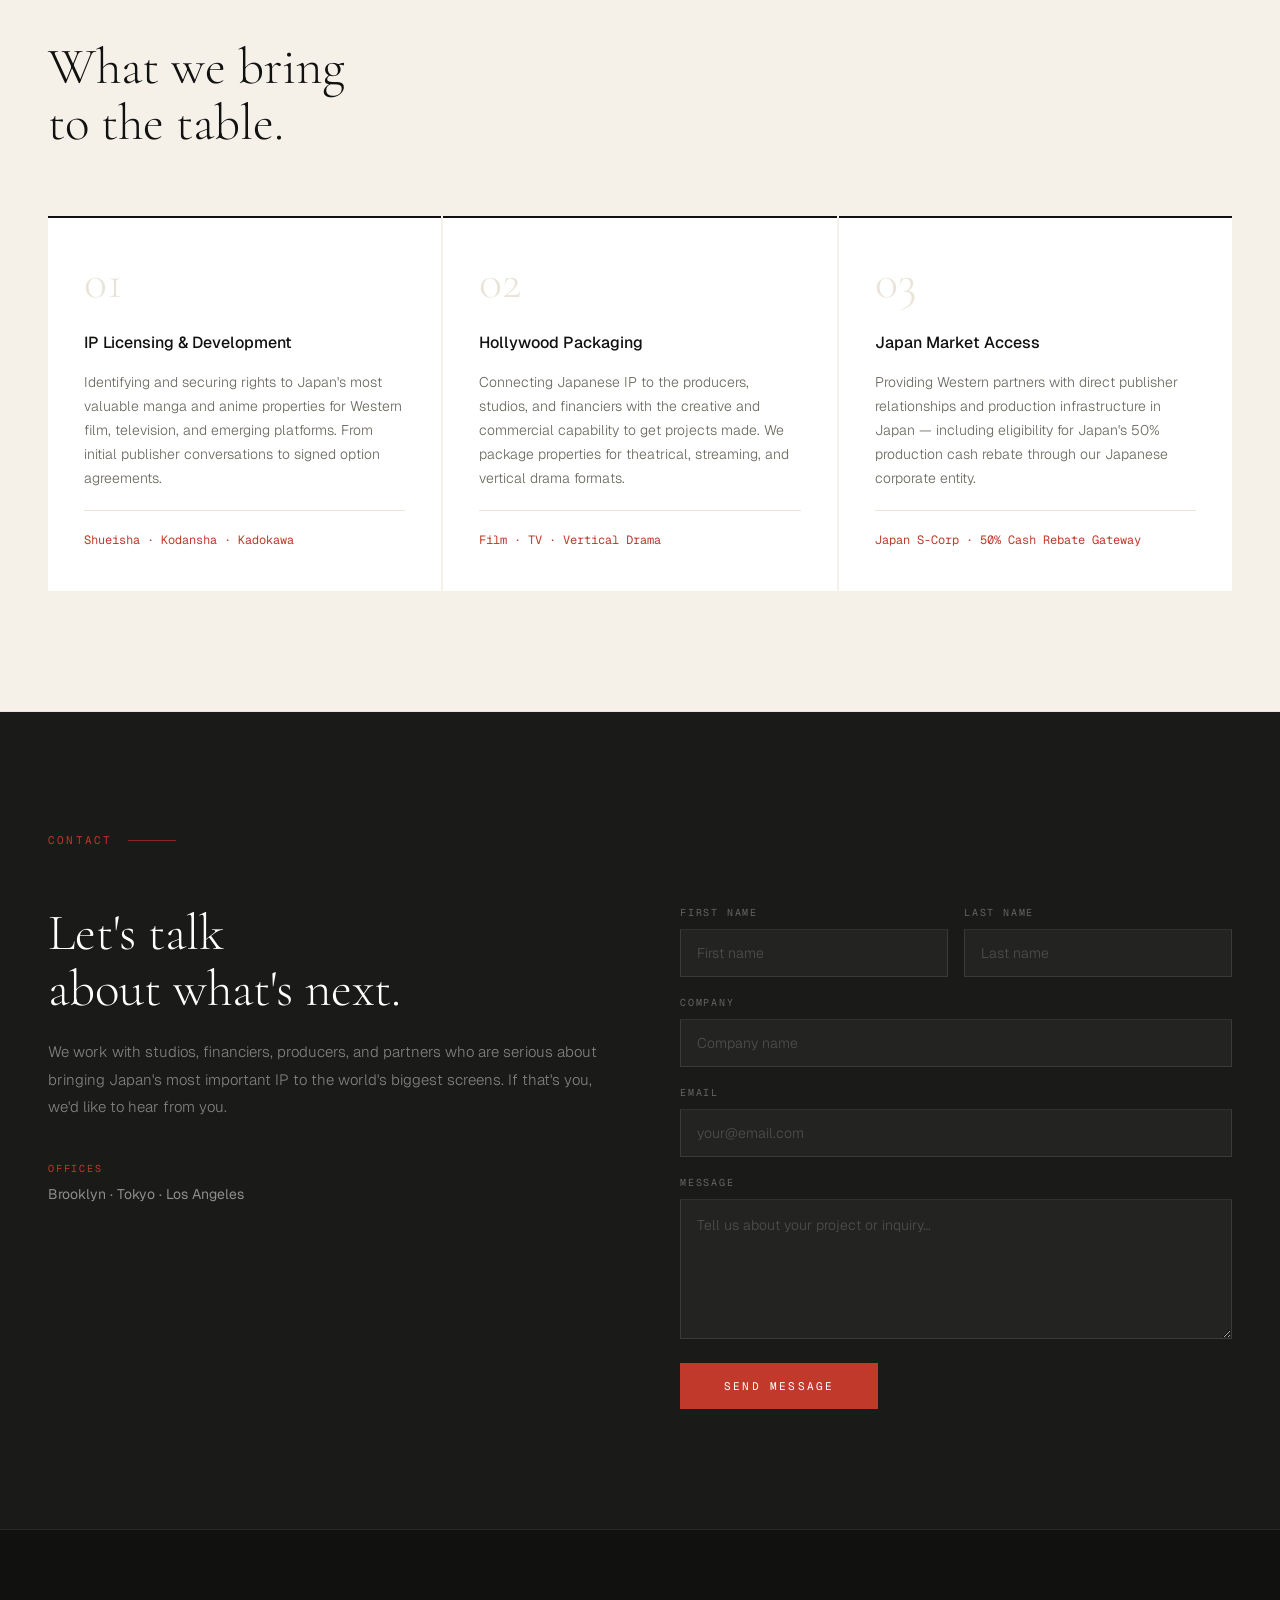
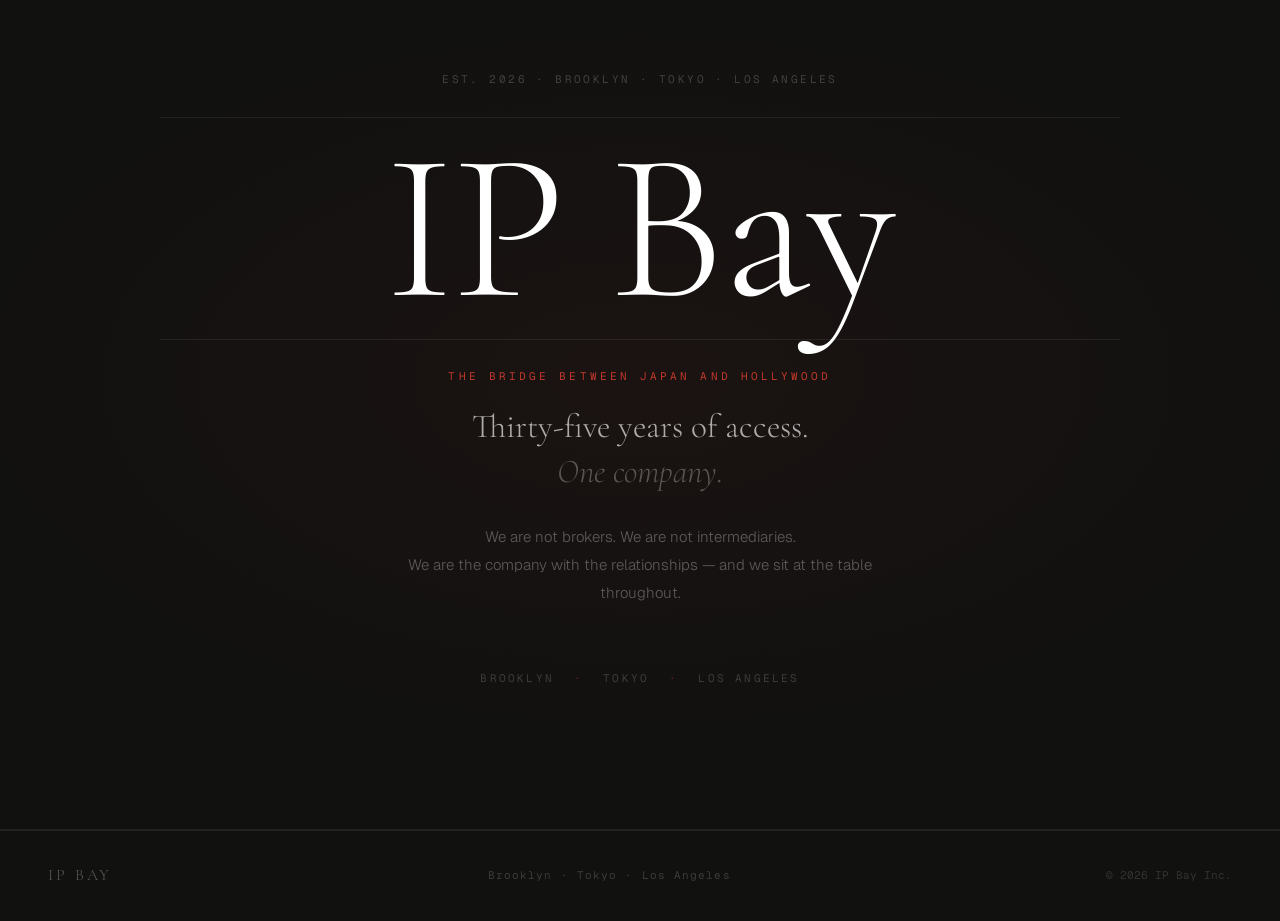
<file: ipbay.html>
<!DOCTYPE html>
<html lang="en">
<head>
<meta charset="UTF-8">
<meta name="viewport" content="width=device-width, initial-scale=1.0">
<title>IP Bay — Our Legacy</title>
<link rel="preconnect" href="https://fonts.googleapis.com">
<link rel="preconnect" href="https://fonts.gstatic.com" crossorigin>
<link href="https://fonts.googleapis.com/css2?family=Cormorant+Garamond:ital,wght@0,300;0,400;0,600;1,300;1,400&family=Geist+Mono:wght@300;400&family=Geist:wght@300;400;500&display=swap" rel="stylesheet">
<style>
  *, *::before, *::after { box-sizing: border-box; margin: 0; padding: 0; }
  :root {
    --red: #C0392B; --red-dim: #8B2820;
    --ink: #111110; --ink-mid: #1a1a18;
    --cream: #F5F0E8; --cream-dark: #EAE4D8;
    --muted: #6B6860;
    --rule: rgba(255,255,255,0.07);
  }
  html { scroll-behavior: smooth; }
  body { font-family: 'Geist', sans-serif; background: var(--ink); color: #fff; font-size: 16px; line-height: 1.6; -webkit-font-smoothing: antialiased; }

  nav { position: fixed; top: 0; left: 0; right: 0; z-index: 100; display: flex; align-items: center; justify-content: space-between; padding: 24px 48px; background: linear-gradient(to bottom, rgba(17,17,16,0.97) 0%, transparent 100%); }
  .nav-logo { font-family: 'Cormorant Garamond', serif; font-size: 22px; font-weight: 300; letter-spacing: 0.18em; text-transform: uppercase; color: #fff; text-decoration: none; }
  .nav-logo span { color: var(--red); }
  .nav-links { display: flex; gap: 40px; list-style: none; }
  .nav-links a { font-size: 11px; letter-spacing: 0.15em; text-transform: uppercase; color: rgba(255,255,255,0.45); text-decoration: none; transition: color 0.2s; }
  .nav-links a:hover { color: #fff; }

  /* HERO — Philosophia-inspired centered spotlight */
  .hero {
    min-height: 100vh;
    display: flex;
    flex-direction: column;
    justify-content: center;
    align-items: center;
    text-align: center;
    padding: 120px 48px 80px;
    position: relative;
    overflow: hidden;
    border-bottom: 1px solid var(--rule);
  }
  .hero-bg { position: absolute; inset: 0; background: radial-gradient(ellipse 80% 60% at 50% 40%, rgba(192,57,43,0.07) 0%, transparent 70%); }
  .hero-sup { font-family: 'Geist Mono', monospace; font-size: 11px; letter-spacing: 0.22em; text-transform: uppercase; color: rgba(255,255,255,0.25); margin-bottom: 28px; position: relative; }
  .hero-rule { width: min(800px, 100%); height: 1px; background: rgba(255,255,255,0.08); position: relative; }
  .hero-wordmark { font-family: 'Cormorant Garamond', serif; font-size: clamp(100px, 18vw, 220px); font-weight: 300; line-height: 0.88; letter-spacing: -0.01em; color: #fff; position: relative; margin: 20px 0; }
  .hero-bridge { font-family: 'Geist Mono', monospace; font-size: 12px; letter-spacing: 0.28em; text-transform: uppercase; color: var(--red); margin: 28px 0 14px; position: relative; }
  .hero-tagline { font-family: 'Cormorant Garamond', serif; font-size: clamp(20px, 2.2vw, 28px); font-style: italic; font-weight: 300; color: rgba(255,255,255,0.4); margin-bottom: 72px; position: relative; }
  .hero-stats-row { display: flex; justify-content: center; align-items: center; gap: 56px; position: relative; }
  .hero-stat-div { width: 1px; height: 44px; background: rgba(255,255,255,0.1); }
  .hero-stat-num { font-family: 'Cormorant Garamond', serif; font-size: 52px; font-weight: 300; color: #fff; line-height: 1; }
  .hero-stat-label { font-size: 10px; letter-spacing: 0.12em; text-transform: uppercase; color: rgba(255,255,255,0.28); margin-top: 8px; font-family: 'Geist Mono', monospace; }

  /* photo panels */
  .photo-panel { border-bottom: 1px solid var(--rule); }
  .split { display: grid; grid-template-columns: 1fr 1fr; }
  .split.flip { grid-template-columns: 1fr 1fr; }
  .photo-cell { position: relative; overflow: hidden; min-height: 70vh; }
  .photo-cell img { width: 100%; height: 100%; object-fit: cover; display: block; transition: transform 0.7s ease; }
  .photo-cell:hover img { transform: scale(1.03); }
  .photo-fade-r { position: absolute; inset: 0; background: linear-gradient(to right, transparent 45%, var(--ink) 100%), linear-gradient(to top, rgba(17,17,16,0.6) 0%, transparent 45%); }
  .photo-fade-l { position: absolute; inset: 0; background: linear-gradient(to left, transparent 45%, var(--ink) 100%), linear-gradient(to top, rgba(17,17,16,0.6) 0%, transparent 45%); }
  .photo-fade-full { position: absolute; inset: 0; background: linear-gradient(to top, rgba(17,17,16,0.85) 0%, rgba(17,17,16,0.2) 55%, transparent 100%); }
  .photo-tag { position: absolute; top: 28px; left: 28px; background: rgba(17,17,16,0.82); border: 1px solid rgba(255,255,255,0.08); padding: 8px 14px; font-size: 10px; letter-spacing: 0.15em; text-transform: uppercase; color: rgba(255,255,255,0.45); font-family: 'Geist Mono', monospace; }
  .photo-caption { position: absolute; bottom: 36px; left: 36px; right: 36px; }
  .photo-caption-year { font-family: 'Cormorant Garamond', serif; font-size: 80px; font-weight: 300; color: rgba(255,255,255,0.08); line-height: 1; margin-bottom: 8px; }
  .photo-caption-text { font-size: 11px; color: rgba(255,255,255,0.4); font-family: 'Geist Mono', monospace; letter-spacing: 0.1em; }
  .photo-badge { position: absolute; bottom: 32px; right: 32px; background: rgba(17,17,16,0.88); border: 1px solid rgba(255,255,255,0.08); padding: 14px 22px; text-align: right; }
  .photo-badge-title { font-family: 'Cormorant Garamond', serif; font-size: 20px; font-weight: 300; color: #fff; margin-bottom: 4px; }
  .photo-badge-sub { font-size: 10px; letter-spacing: 0.12em; text-transform: uppercase; color: var(--red); font-family: 'Geist Mono', monospace; }

  .text-cell { display: flex; flex-direction: column; justify-content: center; padding: 80px 72px; background: var(--ink); }
  .text-cell.mid { background: var(--ink-mid); }
  .eyebrow { font-family: 'Geist Mono', monospace; font-size: 11px; letter-spacing: 0.2em; text-transform: uppercase; color: var(--red); margin-bottom: 28px; }
  .panel-headline { font-family: 'Cormorant Garamond', serif; font-size: clamp(34px, 3.2vw, 50px); font-weight: 300; line-height: 1.1; color: #fff; margin-bottom: 28px; }
  .panel-headline em { font-style: italic; color: rgba(255,255,255,0.35); }
  .panel-body p { font-size: 15px; line-height: 1.9; color: rgba(255,255,255,0.52); font-weight: 300; margin-bottom: 18px; }
  .panel-body p strong { color: rgba(255,255,255,0.88); font-weight: 400; }
  .pull-quote { border-left: 2px solid var(--red); padding: 16px 24px; margin: 28px 0; background: rgba(192,57,43,0.05); }
  .pull-quote p { font-family: 'Cormorant Garamond', serif; font-size: 19px; font-weight: 300; font-style: italic; line-height: 1.55; color: rgba(255,255,255,0.72) !important; margin: 0 !important; }

  .persons-row { display: flex; gap: 24px; margin-top: 40px; padding-top: 36px; border-top: 1px solid var(--rule); }
  .person-tag { display: flex; flex-direction: column; gap: 4px; }
  .person-name { font-size: 14px; color: rgba(255,255,255,0.78); font-weight: 400; }
  .person-role { font-size: 10px; color: rgba(255,255,255,0.32); font-family: 'Geist Mono', monospace; letter-spacing: 0.08em; text-transform: uppercase; }
  .person-div { width: 1px; background: var(--rule); align-self: stretch; }

  /* timeline */
  .timeline-section { background: var(--ink); border-bottom: 1px solid var(--rule); padding: 0; }
  .timeline-track { display: grid; grid-template-columns: repeat(6, 1fr); gap: 2px; }
  .tl-node { background: var(--ink-mid); padding: 32px 28px; border-top: 2px solid rgba(255,255,255,0.05); transition: border-color 0.2s; }
  .tl-node:hover { border-top-color: rgba(255,255,255,0.2); }
  .tl-node.now { border-top-color: var(--red); background: rgba(192,57,43,0.07); }
  .tl-year { font-family: 'Cormorant Garamond', serif; font-size: 40px; font-weight: 300; color: rgba(255,255,255,0.15); line-height: 1; margin-bottom: 14px; }
  .tl-node.now .tl-year { color: var(--red); }
  .tl-title { font-size: 13px; font-weight: 500; color: rgba(255,255,255,0.82); margin-bottom: 6px; }
  .tl-desc { font-size: 11px; color: rgba(255,255,255,0.38); line-height: 1.55; font-family: 'Geist Mono', monospace; }

  /* catalog */
  section { padding: 120px 48px; border-bottom: 1px solid var(--rule); }
  .section-inner { max-width: 1400px; margin: 0 auto; }
  .section-label { font-family: 'Geist Mono', monospace; font-size: 11px; letter-spacing: 0.2em; text-transform: uppercase; color: var(--red); margin-bottom: 56px; display: flex; align-items: center; gap: 16px; }
  .section-label::after { content: ''; display: block; height: 1px; width: 48px; background: var(--red-dim); }

  .catalog { background: var(--ink); color: #fff; border-bottom: 1px solid var(--rule); }
  .catalog .section-label { color: var(--red); }
  .catalog .section-label::after { background: var(--red-dim); }
  .catalog-header { display: flex; align-items: flex-end; justify-content: space-between; margin-bottom: 48px; gap: 40px; }
  .catalog-headline { font-family: 'Cormorant Garamond', serif; font-size: clamp(36px, 4vw, 54px); font-weight: 300; line-height: 1.1; color: #fff; max-width: 600px; }
  .catalog-sub { font-size: 15px; color: rgba(255,255,255,0.4); font-weight: 300; max-width: 380px; line-height: 1.7; flex-shrink: 0; text-align: right; }

  /* BIG 4 catalog grid */
  .catalog-grid-big {
    display: grid;
    grid-template-columns: 2fr 1fr 1fr 1fr;
    gap: 4px;
    margin-bottom: 4px;
  }
  .catalog-grid-big .catalog-card { height: 560px; }
  .catalog-grid-big .catalog-card::after { display: none; }
  .catalog-grid-big .catalog-card-content { padding: 28px 28px; }
  .catalog-grid-big .catalog-card:first-child .catalog-card-content { padding: 36px 36px; }
  .catalog-grid-big .catalog-card-title { font-size: 22px; }
  .catalog-grid-big .catalog-card:first-child .catalog-card-title { font-size: 32px; margin-bottom: 10px; }
  .catalog-grid-big .catalog-card-tag { font-size: 11px; color: rgba(255,255,255,0.55); }
  .catalog-grid-big .catalog-card:first-child .catalog-card-label { display: block; }

  /* smaller catalog grid */
  .catalog-grid-small {
    display: grid;
    grid-template-columns: repeat(5, 1fr);
    gap: 4px;
    margin-bottom: 4px;
  }

  .catalog-card {
    position: relative;
    overflow: hidden;
    cursor: default;
    background-color: var(--ink-mid);
    background-size: cover;
    background-position: center top;
  }

  .catalog-card::after {
    content: '';
    display: block;
    padding-bottom: 150%;
  }

  .catalog-card-img {
    position: absolute;
    inset: 0;
    width: 100%;
    height: 100%;
    object-fit: cover;
    object-position: center top;
    opacity: 0;
    transition: opacity 0.5s ease, transform 0.7s ease;
  }

  .catalog-card-img.loaded { opacity: 1; }
  .catalog-card:hover .catalog-card-img { transform: scale(1.04); }

  .catalog-card-overlay {
    position: absolute;
    inset: 0;
    background: linear-gradient(to top,
      rgba(0,0,0,0.92) 0%,
      rgba(0,0,0,0.55) 35%,
      rgba(0,0,0,0.15) 65%,
      transparent 100%);
    transition: background 0.3s;
    z-index: 1;
  }

  .catalog-card:hover .catalog-card-overlay {
    background: linear-gradient(to top,
      rgba(0,0,0,0.96) 0%,
      rgba(0,0,0,0.7) 45%,
      rgba(0,0,0,0.25) 75%,
      transparent 100%);
  }

  .catalog-card-content {
    position: absolute;
    bottom: 0;
    left: 0;
    right: 0;
    padding: 24px 22px;
    z-index: 2;
  }

  .catalog-card-label {
    font-size: 10px;
    letter-spacing: 0.15em;
    text-transform: uppercase;
    color: var(--red);
    font-family: 'Geist Mono', monospace;
    margin-bottom: 8px;
    display: none;
  }

  .catalog-card-title {
    font-family: 'Cormorant Garamond', serif;
    font-size: 18px;
    font-weight: 400;
    color: #fff;
    line-height: 1.2;
    margin-bottom: 6px;
  }

  .catalog-card-tag {
    font-size: 10px;
    letter-spacing: 0.1em;
    text-transform: uppercase;
    color: rgba(255,255,255,0.42);
    font-family: 'Geist Mono', monospace;
    line-height: 1.5;
  }

  /* loading shimmer */
  .catalog-card::before {
    content: '';
    position: absolute;
    inset: 0;
    background: linear-gradient(135deg, var(--fallback, #1a1a18) 0%, rgba(255,255,255,0.03) 50%, var(--fallback, #1a1a18) 100%);
    background-size: 200% 200%;
    animation: shimmer 2.5s ease infinite;
    z-index: 0;
    transition: opacity 0.5s;
  }

  .catalog-card.img-loaded::before { opacity: 0; }

  @keyframes shimmer {
    0% { background-position: 200% 200%; }
    100% { background-position: -200% -200%; }
  }

  .catalog-footer { display: flex; align-items: center; gap: 24px; padding-top: 8px; }
  .catalog-count { font-family: 'Cormorant Garamond', serif; font-size: 40px; font-weight: 300; color: rgba(255,255,255,0.3); }
  .catalog-count-label { font-size: 13px; color: rgba(255,255,255,0.35); line-height: 1.4; }

  /* networks */
  .networks { background: var(--ink-mid); }
  .networks-grid { display: grid; grid-template-columns: 1fr 1fr; gap: 80px; align-items: start; }
  .networks-headline { font-family: 'Cormorant Garamond', serif; font-size: clamp(36px, 4vw, 54px); font-weight: 300; line-height: 1.1; color: #fff; margin-bottom: 24px; }
  .networks-desc { font-size: 16px; color: rgba(255,255,255,0.52); line-height: 1.8; font-weight: 300; margin-bottom: 28px; }
  .network-group { margin-bottom: 32px; }
  .network-group-label { font-size: 11px; letter-spacing: 0.15em; text-transform: uppercase; color: var(--red); font-family: 'Geist Mono', monospace; margin-bottom: 14px; }
  .network-list { display: flex; flex-wrap: wrap; gap: 8px; }
  .network-tag { border: 1px solid rgba(255,255,255,0.1); padding: 6px 14px; font-size: 12px; color: rgba(255,255,255,0.55); }
  .network-tag.pub { border-color: rgba(192,57,43,0.4); color: rgba(255,200,195,0.85); background: rgba(192,57,43,0.08); }

  /* Japan government access */
  .govt { background: var(--ink); }
  .govt-grid { display: grid; grid-template-columns: 1fr 1fr; gap: 80px; align-items: start; }
  .govt-headline { font-family: 'Cormorant Garamond', serif; font-size: clamp(34px, 3.5vw, 50px); font-weight: 300; line-height: 1.1; color: #fff; margin-bottom: 24px; }
  .govt-desc { font-size: 15px; color: rgba(255,255,255,0.52); line-height: 1.85; font-weight: 300; margin-bottom: 24px; }
  .govt-badge { display: inline-block; margin-top: 12px; padding: 10px 18px; border: 1px solid rgba(192,57,43,0.35); font-size: 11px; letter-spacing: 0.14em; text-transform: uppercase; color: rgba(255,200,195,0.75); font-family: 'Geist Mono', monospace; }
  .govt-cards { display: grid; grid-template-columns: 1fr 1fr; gap: 3px; }
  .govt-card { background: var(--ink-mid); padding: 30px 26px; border-top: 2px solid rgba(192,57,43,0.35); }
  .govt-card-icon { font-size: 10px; letter-spacing: 0.16em; text-transform: uppercase; color: var(--red); font-family: 'Geist Mono', monospace; margin-bottom: 12px; }
  .govt-card-title { font-family: 'Cormorant Garamond', serif; font-size: 22px; font-weight: 300; color: #fff; margin-bottom: 12px; line-height: 1.2; }
  .govt-card-desc { font-size: 13px; line-height: 1.75; color: rgba(255,255,255,0.42); font-weight: 300; }

  /* services */
  .services { background: var(--cream); color: var(--ink); border-bottom: 1px solid var(--cream-dark); }
  .services .section-label { color: var(--red); }
  .services .section-label::after { background: var(--red-dim); }
  .services-headline { font-family: 'Cormorant Garamond', serif; font-size: clamp(36px, 4vw, 54px); font-weight: 300; color: var(--ink); margin-bottom: 64px; max-width: 600px; line-height: 1.1; }
  .services-grid { display: grid; grid-template-columns: repeat(3, 1fr); gap: 2px; }
  .svc { background: #fff; padding: 40px 36px; border-top: 2px solid var(--ink); transition: border-color 0.2s; }
  .svc:hover { border-color: var(--red); }
  .svc-num { font-family: 'Cormorant Garamond', serif; font-size: 48px; font-weight: 300; color: var(--cream-dark); margin-bottom: 24px; line-height: 1; }
  .svc-title { font-size: 16px; font-weight: 500; color: var(--ink); margin-bottom: 16px; }
  .svc-desc { font-size: 14px; line-height: 1.7; color: var(--muted); font-weight: 300; }
  .svc-note { margin-top: 20px; padding-top: 20px; border-top: 1px solid var(--cream-dark); font-size: 12px; color: var(--red); font-family: 'Geist Mono', monospace; }

  /* contact form */
  .contact-section { background: var(--ink-mid); }
  .contact-grid { display: grid; grid-template-columns: 1fr 1fr; gap: 80px; align-items: start; }
  .contact-headline { font-family: 'Cormorant Garamond', serif; font-size: clamp(36px, 4vw, 54px); font-weight: 300; line-height: 1.1; color: #fff; margin-bottom: 20px; }
  .contact-desc { font-size: 15px; color: rgba(255,255,255,0.45); line-height: 1.85; font-weight: 300; margin-bottom: 40px; }
  .contact-detail { margin-bottom: 20px; }
  .contact-detail-label { font-size: 10px; letter-spacing: 0.18em; text-transform: uppercase; color: var(--red); font-family: 'Geist Mono', monospace; margin-bottom: 6px; }
  .contact-detail-value { font-size: 14px; color: rgba(255,255,255,0.5); }
  .contact-form { display: flex; flex-direction: column; gap: 18px; }
  .form-row { display: grid; grid-template-columns: 1fr 1fr; gap: 16px; }
  .form-field { display: flex; flex-direction: column; gap: 8px; }
  .form-label { font-size: 10px; letter-spacing: 0.18em; text-transform: uppercase; color: rgba(255,255,255,0.32); font-family: 'Geist Mono', monospace; }
  .form-input, .form-textarea {
    background: rgba(255,255,255,0.04);
    border: 1px solid rgba(255,255,255,0.1);
    border-top-color: rgba(255,255,255,0.06);
    color: #fff;
    font-family: 'Geist', sans-serif;
    font-size: 14px;
    font-weight: 300;
    padding: 14px 16px;
    outline: none;
    transition: border-color 0.2s;
    -webkit-appearance: none;
    appearance: none;
    border-radius: 0;
  }
  .form-input:focus, .form-textarea:focus { border-color: rgba(192,57,43,0.55); }
  .form-textarea { resize: vertical; min-height: 140px; line-height: 1.6; }
  .form-input::placeholder, .form-textarea::placeholder { color: rgba(255,255,255,0.2); }
  .form-submit {
    display: inline-block;
    background: var(--red);
    color: #fff;
    border: none;
    padding: 16px 44px;
    font-family: 'Geist Mono', monospace;
    font-size: 11px;
    letter-spacing: 0.2em;
    text-transform: uppercase;
    cursor: pointer;
    transition: background 0.2s;
    align-self: flex-start;
    margin-top: 6px;
  }
  .form-submit:hover { background: var(--red-dim); }

  /* closing */
  .closing {
    background: var(--ink);
    min-height: 100vh;
    display: flex;
    flex-direction: column;
    align-items: center;
    justify-content: center;
    text-align: center;
    padding: 80px 48px;
    position: relative;
    overflow: hidden;
    border-bottom: 1px solid var(--rule);
  }
  .closing-bg { position: absolute; inset: 0; background: radial-gradient(ellipse 80% 60% at 50% 50%, rgba(192,57,43,0.055) 0%, transparent 68%); pointer-events: none; }
  .closing-content { position: relative; max-width: 960px; width: 100%; }
  .closing-sup { font-family: 'Geist Mono', monospace; font-size: 11px; letter-spacing: 0.22em; text-transform: uppercase; color: rgba(255,255,255,0.2); margin-bottom: 28px; }
  .closing-rule { width: 100%; height: 1px; background: rgba(255,255,255,0.07); }
  .closing-wordmark { font-family: 'Cormorant Garamond', serif; font-size: clamp(100px, 18vw, 210px); font-weight: 300; line-height: 0.88; letter-spacing: -0.01em; color: #fff; margin: 18px 0; }
  .closing-bridge { font-family: 'Geist Mono', monospace; font-size: 11px; letter-spacing: 0.28em; text-transform: uppercase; color: var(--red); margin: 28px 0 20px; }
  .closing-title { font-family: 'Cormorant Garamond', serif; font-size: clamp(22px, 2.6vw, 36px); font-weight: 300; line-height: 1.35; color: rgba(255,255,255,0.65); margin-bottom: 28px; }
  .closing-title em { font-style: italic; color: rgba(255,255,255,0.28); }
  .closing-body { font-size: 15px; color: rgba(255,255,255,0.3); line-height: 1.85; font-weight: 300; max-width: 520px; margin: 0 auto 64px; }
  .closing-cities { display: flex; justify-content: center; align-items: center; gap: 20px; font-family: 'Geist Mono', monospace; font-size: 11px; letter-spacing: 0.2em; text-transform: uppercase; color: rgba(255,255,255,0.18); }
  .closing-dot { color: var(--red); opacity: 0.45; }

  footer { background: var(--ink); border-top: 1px solid var(--rule); padding: 32px 48px; display: flex; justify-content: space-between; align-items: center; }
  .footer-logo { font-family: 'Cormorant Garamond', serif; font-size: 16px; font-weight: 300; letter-spacing: 0.18em; text-transform: uppercase; color: rgba(255,255,255,0.3); }
  .footer-cities { font-size: 11px; letter-spacing: 0.1em; color: rgba(255,255,255,0.18); font-family: 'Geist Mono', monospace; }
  .footer-copy { font-size: 11px; color: rgba(255,255,255,0.14); font-family: 'Geist Mono', monospace; }
</style>
</head>
<body>

<nav>
  <a href="#" class="nav-logo">IP <span>Bay</span></a>
  <ul class="nav-links">
    <li><a href="#origin">Legacy</a></li>
    <li><a href="#catalog">Catalog</a></li>
    <li><a href="#services">Services</a></li>
    <li><a href="#contact">Contact</a></li>
  </ul>
</nav>

<!-- HERO -->
<div class="hero">
  <div class="hero-bg"></div>
  <div class="hero-sup">Est. 2026 · Brooklyn · Tokyo · Los Angeles</div>
  <div class="hero-rule"></div>
  <h1 class="hero-wordmark">IP Bay</h1>
  <div class="hero-rule"></div>
  <p class="hero-bridge">The Bridge Between Japan and Hollywood</p>
  <p class="hero-tagline">From Tokyo to the world's biggest screens.</p>
  <div class="hero-stats-row">
    <div class="hero-stat">
      <div class="hero-stat-num">35+</div>
      <div class="hero-stat-label">Years of Publisher Relationships</div>
    </div>
    <div class="hero-stat-div"></div>
    <div class="hero-stat">
      <div class="hero-stat-num">3</div>
      <div class="hero-stat-label">Legacy Publishers</div>
    </div>
    <div class="hero-stat-div"></div>
    <div class="hero-stat">
      <div class="hero-stat-num">20+</div>
      <div class="hero-stat-label">Japanese Publishers</div>
    </div>
  </div>
</div>

<!-- PANEL 1: Cloverway group — focus on Yasuo far left -->
<div class="photo-panel" id="origin">
  <div class="split">
    <div class="photo-cell" style="min-height: 75vh;">
      <img src="cloverway_team.jpg" alt="Cloverway Inc. team — Yasuo Matsuo far left, with staff, Sailor Moon and anime merchandise visible behind" style="object-position: 15% 20%;">
      <div class="photo-fade-r"></div>
      <div class="photo-tag">Cloverway Inc. · Long Beach, California</div>
      <div class="photo-caption">
        <div class="photo-caption-year">CWI</div>
        <div class="photo-caption-text">Yasuo Matsuo · Founder & President · c. 2000s</div>
      </div>
    </div>
    <div class="text-cell">
      <div class="eyebrow">Our Foundation</div>
      <h2 class="panel-headline">IP Bay is not a new<br>entrant to this business.<br><em>It built it.</em></h2>
      <div class="panel-body">
        <p>In 1991, <strong>Yasuo Matsuo</strong> founded Cloverway Inc. in Long Beach, California — becoming one of the first people in the world to operate as an independent intermediary between Japanese animation studios and Western audiences.</p>
        <p>Sailor Moon, Dragon Ball Z, Saint Seiya, Kinnikuman. These were not collectibles. These were the active inventory of a company placing Japan's most beloved properties on television screens across two continents.</p>
        <p>Before there was a market for anime in the Americas, <strong>Yasuo was building one.</strong></p>
      </div>
    </div>
  </div>
</div>

<!-- PANEL 2: Yasuo at his desk -->
<div class="photo-panel">
  <div class="split flip">
    <div class="text-cell mid">
      <div class="eyebrow">Yasuo Matsuo — Chairman</div>
      <h2 class="panel-headline">The trusted intermediary<br>for Japan's most important<br><em>publishers.</em></h2>
      <div class="panel-body">
        <p>Through Cloverway, Yasuo served as the official representative of <strong>Toei Animation for the entire Americas</strong> — the sole gateway through which some of the most important Japanese IP of the 20th century reached Western screens.</p>
        <p>His company acted as trusted partner for <strong>Shueisha, Shogakukan, Nippon Animation, and Tezuka Productions</strong>, placing properties with Viz Communications, Tokyopop, Pioneer Entertainment, and Bandai in the U.S. — and with Televisa, TV Azteca, Cartoon Network, and Telemundo across Latin America.</p>
        <div class="pull-quote">
          <p>"For major Japanese producers including Shueisha and Nippon Animation, Cloverway was the company they trusted to guide them through an impenetrable market they didn't know anything about."</p>
        </div>
        <p>His approach never wavered: <strong>preserve the creative integrity of the original work.</strong> Cloverway refused to censor the properties it distributed when most Western distributors cut and rewrote content entirely.</p>
      </div>
    </div>
    <div class="photo-cell" style="min-height: 65vh;">
      <img src="yasuo_desk.jpg" alt="Yasuo Matsuo at his desk at Cloverway Inc., Long Beach CA — shelves of Sailor Moon, Dragon Ball Z, Saint Seiya merchandise behind him" style="object-position: center 25%;">
      <div class="photo-fade-l"></div>
      <div class="photo-tag" style="left: auto; right: 28px;">Yasuo Matsuo · Long Beach CA</div>
    </div>
  </div>
</div>

<!-- TIMELINE -->
<div class="timeline-section">
  <div class="timeline-track">
    <div class="tl-node">
      <div class="tl-year">1991</div>
      <div class="tl-title">Cloverway Founded</div>
      <div class="tl-desc">Ghost in the Shell — first independent anime deal in Latin America</div>
    </div>
    <div class="tl-node">
      <div class="tl-year">1992</div>
      <div class="tl-title">Saint Seiya</div>
      <div class="tl-desc">First anime on Latin American TV — Mexico and Brazil simultaneously</div>
    </div>
    <div class="tl-node">
      <div class="tl-year">1995</div>
      <div class="tl-title">Dragon Ball Z</div>
      <div class="tl-desc">Distributed to Telemundo across the U.S. Hispanic market</div>
    </div>
    <div class="tl-node">
      <div class="tl-year">2000</div>
      <div class="tl-title">Sailor Moon S &amp; SuperS</div>
      <div class="tl-desc">English dub produced — more faithful to the original than DiC</div>
    </div>
    <div class="tl-node">
      <div class="tl-year">2007</div>
      <div class="tl-title">Cloverway Closes</div>
      <div class="tl-desc">The market outgrows intermediaries. The relationships remain.</div>
    </div>
    <div class="tl-node now">
      <div class="tl-year">2026</div>
      <div class="tl-title">IP Bay Founded</div>
      <div class="tl-desc">From distribution to development. Tokyo to Hollywood.</div>
    </div>
  </div>
</div>

<!-- PANEL 3: Jun as a baby with DBZ poster -->
<div class="photo-panel">
  <div class="split">
    <div class="photo-cell" style="min-height: 65vh;">
      <img src="jun_baby_dbz.jpg" alt="Jun Matsuo as a young child at the Cloverway office — Dragon Ball Z poster on the wall behind him" style="object-position: center 15%; filter: sepia(25%) contrast(1.06) saturate(0.88);">
      <div class="photo-fade-r"></div>
      <div class="photo-caption">
        <div class="photo-caption-year">DBZ</div>
        <div class="photo-caption-text">Cloverway Era · Long Beach, California</div>
      </div>
    </div>
    <div class="text-cell">
      <div class="eyebrow">It Runs in the Family</div>
      <h2 class="panel-headline">Jun Matsuo grew up<br>in this world.<br><em>He was born into it.</em></h2>
      <div class="panel-body">
        <p>That Dragon Ball Z poster on the wall wasn't decoration. It was the inventory. <strong>Jun Matsuo</strong> grew up during the Cloverway years — surrounded by the properties his father was actively placing on television networks across two continents.</p>
        <p>Today, as <strong>CEO of IP Bay</strong>, Jun leads day-to-day publisher engagement in Tokyo. He manages the Kadokawa relationship, leads presentations to rights divisions, and is the primary interface between IP Bay and Japan's major publishers.</p>
        <p>What his father built through Cloverway, Jun carries forward — with the fluency of someone who never had to learn this world from the outside.</p>
      </div>
    </div>
  </div>
</div>

<!-- PANEL 4: Jun + Yasuo + Shimada-sensei -->
<div class="photo-panel">
  <div class="split flip">
    <div class="text-cell mid">
      <div class="eyebrow">A Legacy of Respect</div>
      <h2 class="panel-headline">Kinnikuman was part of<br>Cloverway's legacy.<br><em>And always will be.</em></h2>
      <div class="panel-body">
        <p>This is <strong>Jun Matsuo</strong>, <strong>Yasuo Matsuo</strong>, and <strong>Shimada-sensei</strong> — one of the creators of Kinnikuman, the manga with over 75 million copies in print.</p>
        <p>At IP Bay, the author's vision comes first — always. We work closely with Japanese creators, week in and week out in Tokyo, because we understand that these stories belong to the people who made them. <strong>Respect for the author is not a courtesy. It is the foundation.</strong></p>
        <p>Yasuo built his entire career on one principle: the creative integrity of the original work is non-negotiable. That principle is the heart of everything IP Bay does.</p>
      </div>
      <div class="persons-row">
        <div class="person-tag">
          <div class="person-name">Jun Matsuo</div>
          <div class="person-role">CEO · IP Bay Inc.</div>
        </div>
        <div class="person-div"></div>
        <div class="person-tag">
          <div class="person-name">Shimada-sensei</div>
          <div class="person-role">Co-Creator · Kinnikuman</div>
        </div>
        <div class="person-div"></div>
        <div class="person-tag">
          <div class="person-name">Yasuo Matsuo</div>
          <div class="person-role">Chairman · IP Bay Inc.</div>
        </div>
      </div>
    </div>
    <div class="photo-cell" style="min-height: 65vh;">
      <img src="jun_yasuo_shimada.jpg" alt="Jun Matsuo, Shimada-sensei (Kinnikuman creator), and Yasuo Matsuo — contemporary photo, all doing a fist pump" style="object-position: center 25%;">
      <div class="photo-fade-l"></div>
      <div class="photo-badge">
        <div class="photo-badge-title">Kinnikuman</div>
        <div class="photo-badge-sub">75M+ Copies · Cloverway Legacy</div>
      </div>
    </div>
  </div>
</div>

<!-- CATALOG -->
<section class="catalog" id="catalog">
  <div class="section-inner">
    <div class="section-label">The Cloverway Catalog</div>
    <div class="catalog-header">
      <h2 class="catalog-headline">The IP that introduced<br>a generation to Japan.</h2>
      <p class="catalog-sub">The properties below reached Latin America, North America, and Brazil through Cloverway — building the publisher relationships that IP Bay carries forward today.</p>
    </div>

    <!-- BIG 4 -->
    <div class="catalog-grid-big">

      <!-- Dragon Ball Z — featured large -->
      <div class="catalog-card" data-mal="813" style="--fallback: #7A3B00;">
        <img class="catalog-card-img" alt="Dragon Ball Z">
        <div class="catalog-card-overlay"></div>
        <div class="catalog-card-content">
          <div class="catalog-card-label">Cloverway · Telemundo · U.S. Hispanic</div>
          <div class="catalog-card-title">Dragon Ball Z</div>
          <div class="catalog-card-tag">Shueisha · Toei · Distributed Across The Americas</div>
        </div>
      </div>

      <!-- Sailor Moon -->
      <div class="catalog-card" data-mal="532" style="--fallback: #6B1A3A;">
        <img class="catalog-card-img" alt="Sailor Moon S & SuperS">
        <div class="catalog-card-overlay"></div>
        <div class="catalog-card-content">
          <div class="catalog-card-title">Sailor Moon</div>
          <div class="catalog-card-tag">Toei · English Dub Produced</div>
        </div>
      </div>

      <!-- Ghost in the Shell -->
      <div class="catalog-card" data-mal="43" style="--fallback: #051A2A;">
        <img class="catalog-card-img" alt="Ghost in the Shell">
        <div class="catalog-card-overlay"></div>
        <div class="catalog-card-content">
          <div class="catalog-card-title">Ghost in the Shell</div>
          <div class="catalog-card-tag">Kodansha · First LatAm Deal</div>
        </div>
      </div>

      <!-- Digimon -->
      <div class="catalog-card" data-mal="421" style="--fallback: #0A2050;">
        <img class="catalog-card-img" alt="Digimon Adventure">
        <div class="catalog-card-overlay"></div>
        <div class="catalog-card-content">
          <div class="catalog-card-title">Digimon</div>
          <div class="catalog-card-tag">Toei · Spanish &amp; Brazil</div>
        </div>
      </div>

    </div>

    <!-- MEDIUM ROW -->
    <div class="catalog-grid-small">

      <div class="catalog-card" data-mal="2994" style="--fallback: #8B1A0A;">
        <img class="catalog-card-img" alt="Kinnikuman">
        <div class="catalog-card-overlay"></div>
        <div class="catalog-card-content">
          <div class="catalog-card-title">Kinnikuman</div>
          <div class="catalog-card-tag">Shueisha · 75M+ Copies</div>
        </div>
      </div>

      <div class="catalog-card" data-mal="1254" style="--fallback: #0C2A5A;">
        <img class="catalog-card-img" alt="Saint Seiya">
        <div class="catalog-card-overlay"></div>
        <div class="catalog-card-content">
          <div class="catalog-card-title">Saint Seiya</div>
          <div class="catalog-card-tag">Toei · First Latin America Broadcast</div>
        </div>
      </div>

      <div class="catalog-card" data-mal="235" style="--fallback: #0A2240;">
        <img class="catalog-card-img" alt="Detective Conan">
        <div class="catalog-card-overlay"></div>
        <div class="catalog-card-content">
          <div class="catalog-card-title">Detective Conan</div>
          <div class="catalog-card-tag">Shogakukan</div>
        </div>
      </div>

      <div class="catalog-card" data-mal="80" style="--fallback: #0F2B50;">
        <img class="catalog-card-img" alt="Gundam Wing">
        <div class="catalog-card-overlay"></div>
        <div class="catalog-card-content">
          <div class="catalog-card-title">Gundam Wing</div>
          <div class="catalog-card-tag">Bandai · Spanish &amp; Brazil</div>
        </div>
      </div>

      <div class="catalog-card" data-mal="232" style="--fallback: #4A1040;">
        <img class="catalog-card-img" alt="Cardcaptor Sakura">
        <div class="catalog-card-overlay"></div>
        <div class="catalog-card-content">
          <div class="catalog-card-title">Cardcaptor Sakura</div>
          <div class="catalog-card-tag">Kodansha · Uncut Distribution</div>
        </div>
      </div>

    </div>

    <!-- ROW 3 -->
    <div style="display:grid; grid-template-columns: repeat(5,1fr); gap:4px; margin-bottom:40px;">

      <div class="catalog-card" data-mal="392" style="--fallback: #1A2E0A;">
        <img class="catalog-card-img" alt="Yu Yu Hakusho">
        <div class="catalog-card-overlay"></div>
        <div class="catalog-card-content">
          <div class="catalog-card-title">Yu Yu Hakusho</div>
          <div class="catalog-card-tag">Shueisha · Producer</div>
        </div>
      </div>

      <div class="catalog-card" data-mal="210" style="--fallback: #5C0A00;">
        <img class="catalog-card-img" alt="Ranma 1/2">
        <div class="catalog-card-overlay"></div>
        <div class="catalog-card-content">
          <div class="catalog-card-title">Ranma ½</div>
          <div class="catalog-card-tag">Shogakukan</div>
        </div>
      </div>

      <div class="catalog-card" data-mal="205" style="--fallback: #2A1A08;">
        <img class="catalog-card-img" alt="Samurai Champloo">
        <div class="catalog-card-overlay"></div>
        <div class="catalog-card-content">
          <div class="catalog-card-title">Samurai Champloo</div>
          <div class="catalog-card-tag">Manglobe · Spanish &amp; Brazil</div>
        </div>
      </div>

      <div class="catalog-card" data-mal="6" style="--fallback: #3A2A08;">
        <img class="catalog-card-img" alt="Trigun">
        <div class="catalog-card-overlay"></div>
        <div class="catalog-card-content">
          <div class="catalog-card-title">Trigun</div>
          <div class="catalog-card-tag">Madhouse · Spanish &amp; Brazil</div>
        </div>
      </div>

      <div class="catalog-card" data-mal="287" style="--fallback: #5A2A00;">
        <img class="catalog-card-img" alt="Dragon Ball GT">
        <div class="catalog-card-overlay"></div>
        <div class="catalog-card-content">
          <div class="catalog-card-title">Dragon Ball GT</div>
          <div class="catalog-card-tag">Toei · Producer</div>
        </div>
      </div>

    </div>

    <div class="catalog-footer">
      <div class="catalog-count">50+</div>
      <div class="catalog-count-label">Properties distributed across<br>North America, Latin America &amp; Brazil</div>
    </div>
  </div>
</section>

<!-- NETWORKS -->
<section class="networks">
  <div class="section-inner">
    <div class="section-label">Publisher &amp; Partner Network</div>
    <div class="networks-grid">
      <div>
        <h2 class="networks-headline">The relationships that<br>took thirty years to build.</h2>
        <p class="networks-desc">Cloverway acted as trusted intermediary between Japan's most important publishers and the Western companies who wanted their audiences. Those connections are what IP Bay was founded to deploy at the next level.</p>
        <p class="networks-desc">Where Cloverway placed content on television screens, IP Bay brings it to Hollywood — to studios, streaming platforms, and producers who make films that reach a billion people.</p>
      </div>
      <div>
        <div class="network-group">
          <div class="network-group-label">Japanese Publishers — Active Today</div>
          <div class="network-list">
            <span class="network-tag pub">Shueisha</span>
            <span class="network-tag pub">Kodansha</span>
            <span class="network-tag pub">Kadokawa</span>
            <span class="network-tag pub">Toei Animation</span>
            <span class="network-tag pub">Bandai</span>
          </div>
        </div>
        <div class="network-group">
          <div class="network-group-label">Cloverway Era — U.S. Partners</div>
          <div class="network-list">
            <span class="network-tag">Viz Communications</span>
            <span class="network-tag">Tokyopop</span>
            <span class="network-tag">Pioneer Entertainment</span>
            <span class="network-tag">ADV Films</span>
            <span class="network-tag">Bandai Entertainment</span>
          </div>
        </div>
        <div class="network-group">
          <div class="network-group-label">Cloverway Era — Broadcast Partners</div>
          <div class="network-list">
            <span class="network-tag">Televisa</span>
            <span class="network-tag">TV Azteca</span>
            <span class="network-tag">Cartoon Network</span>
            <span class="network-tag">Fox Kids</span>
            <span class="network-tag">Telemundo</span>
            <span class="network-tag">Univision</span>
          </div>
        </div>
      </div>
    </div>
  </div>
</section>

<!-- JAPAN GOVERNMENT ACCESS -->
<section class="govt" id="japan-access">
  <div class="section-inner">
    <div class="section-label">Japan Access</div>
    <div class="govt-grid">
      <div>
        <h2 class="govt-headline">Institutional access to<br>Japan's creative economy.</h2>
        <p class="govt-desc">IP Bay's Japanese corporate entity and government-connected partner network provide direct access to Japan's most significant production incentive programs — and to the institutional relationships that make co-production possible.</p>
        <p class="govt-desc">Through a partner who holds a seat within the <strong>Cool Japan Initiative</strong> — Japan's national strategy for promoting its cultural content globally — IP Bay operates with government-level access that most Western companies cannot reach independently.</p>
        <div class="govt-badge">Cool Japan · METI · JETRO · Tokyo</div>
      </div>
      <div class="govt-cards">
        <div class="govt-card">
          <div class="govt-card-icon">Production Incentive</div>
          <div class="govt-card-title">50% Cash Rebate</div>
          <div class="govt-card-desc">Japan's Content Incentive Program — launched by METI in 2023 and extended through 2026 — offers up to 50% cash back on qualifying production expenditures made in Japan. IP Bay's Japanese corporate entity provides direct gateway access to this rebate.</div>
        </div>
        <div class="govt-card">
          <div class="govt-card-icon">National Initiative</div>
          <div class="govt-card-title">Cool Japan</div>
          <div class="govt-card-desc">Led by Japan's Ministry of Economy, Trade and Industry (METI), the Cool Japan Initiative promotes Japanese cultural IP — anime, manga, film, and games — on a global stage. IP Bay's partner holds a formal seat within this initiative, aligning IP Bay with Japan's official content export strategy.</div>
        </div>
        <div class="govt-card">
          <div class="govt-card-icon">Trade Organization</div>
          <div class="govt-card-title">JETRO</div>
          <div class="govt-card-desc">Through the Japan External Trade Organization's Tokyo office, IP Bay accesses co-production resources, market intelligence, and official support channels for inbound and outbound content projects between Japan and the United States. JETRO operates 76 offices across 50 countries.</div>
        </div>
        <div class="govt-card">
          <div class="govt-card-icon">Tax Incentives</div>
          <div class="govt-card-title">Prefectural Support</div>
          <div class="govt-card-desc">Japan's prefectural governments and the Visual Industry Promotion Organization (VIPO) administer supplemental location and production incentives for qualifying shoots across Japan's 6,800+ islands. IP Bay's in-country relationships provide access to regional programs that compound with national incentives.</div>
        </div>
      </div>
    </div>
  </div>
</section>

<!-- SERVICES -->
<section class="services" id="services">
  <div class="section-inner">
    <div class="section-label">Services</div>
    <h2 class="services-headline">What we bring<br>to the table.</h2>
    <div class="services-grid">
      <div class="svc">
        <div class="svc-num">01</div>
        <div class="svc-title">IP Licensing &amp; Development</div>
        <p class="svc-desc">Identifying and securing rights to Japan's most valuable manga and anime properties for Western film, television, and emerging platforms. From initial publisher conversations to signed option agreements.</p>
        <div class="svc-note">Shueisha · Kodansha · Kadokawa</div>
      </div>
      <div class="svc">
        <div class="svc-num">02</div>
        <div class="svc-title">Hollywood Packaging</div>
        <p class="svc-desc">Connecting Japanese IP to the producers, studios, and financiers with the creative and commercial capability to get projects made. We package properties for theatrical, streaming, and vertical drama formats.</p>
        <div class="svc-note">Film · TV · Vertical Drama</div>
      </div>
      <div class="svc">
        <div class="svc-num">03</div>
        <div class="svc-title">Japan Market Access</div>
        <p class="svc-desc">Providing Western partners with direct publisher relationships and production infrastructure in Japan — including eligibility for Japan's 50% production cash rebate through our Japanese corporate entity.</p>
        <div class="svc-note">Japan S-Corp · 50% Cash Rebate Gateway</div>
      </div>
    </div>
  </div>
</section>

<!-- CONTACT FORM -->
<section class="contact-section" id="contact">
  <div class="section-inner">
    <div class="section-label">Contact</div>
    <div class="contact-grid">
      <div>
        <h2 class="contact-headline">Let's talk<br>about what's next.</h2>
        <p class="contact-desc">We work with studios, financiers, producers, and partners who are serious about bringing Japan's most important IP to the world's biggest screens. If that's you, we'd like to hear from you.</p>
        <div class="contact-detail">
          <div class="contact-detail-label">Offices</div>
          <div class="contact-detail-value">Brooklyn · Tokyo · Los Angeles</div>
        </div>
      </div>
      <form class="contact-form" action="mailto:frankieseratch4@gmail.com" method="post" enctype="text/plain">
        <div class="form-row">
          <div class="form-field">
            <label class="form-label" for="first-name">First Name</label>
            <input class="form-input" type="text" id="first-name" name="First Name" placeholder="First name" required>
          </div>
          <div class="form-field">
            <label class="form-label" for="last-name">Last Name</label>
            <input class="form-input" type="text" id="last-name" name="Last Name" placeholder="Last name" required>
          </div>
        </div>
        <div class="form-field">
          <label class="form-label" for="company">Company</label>
          <input class="form-input" type="text" id="company" name="Company" placeholder="Company name">
        </div>
        <div class="form-field">
          <label class="form-label" for="email">Email</label>
          <input class="form-input" type="email" id="email" name="Email" placeholder="your@email.com" required>
        </div>
        <div class="form-field">
          <label class="form-label" for="message">Message</label>
          <textarea class="form-textarea" id="message" name="Message" placeholder="Tell us about your project or inquiry…" required></textarea>
        </div>
        <button type="submit" class="form-submit">Send Message</button>
      </form>
    </div>
  </div>
</section>

<!-- CLOSING -->
<div class="closing">
  <div class="closing-bg"></div>
  <div class="closing-content">
    <div class="closing-sup">Est. 2026 · Brooklyn · Tokyo · Los Angeles</div>
    <div class="closing-rule"></div>
    <div class="closing-wordmark">IP Bay</div>
    <div class="closing-rule"></div>
    <p class="closing-bridge">The Bridge Between Japan and Hollywood</p>
    <h2 class="closing-title">Thirty-five years of access.<br><em>One company.</em></h2>
    <p class="closing-body">We are not brokers. We are not intermediaries.<br>We are the company with the relationships — and we sit at the table throughout.</p>
    <div class="closing-cities">
      <span>Brooklyn</span>
      <span class="closing-dot">·</span>
      <span>Tokyo</span>
      <span class="closing-dot">·</span>
      <span>Los Angeles</span>
    </div>
  </div>
</div>

<footer>
  <div class="footer-logo">IP Bay</div>
  <div class="footer-cities">Brooklyn · Tokyo · Los Angeles</div>
  <div class="footer-copy">© 2026 IP Bay Inc.</div>
</footer>

<script>
(async function loadCovers() {
  const cards = document.querySelectorAll('.catalog-card[data-mal]');
  const arr = [...cards];

  for (let i = 0; i < arr.length; i++) {
    const card = arr[i];
    const malId = card.dataset.mal;
    const imgEl = card.querySelector('.catalog-card-img');
    if (!imgEl) continue;

    await new Promise(r => setTimeout(r, i * 140));

    try {
      const res = await fetch('https://api.jikan.moe/v4/anime/' + malId, {
        headers: { 'Accept': 'application/json' }
      });
      if (!res.ok) continue;
      const json = await res.json();
      const url = (json && json.data && json.data.images && json.data.images.jpg)
        ? (json.data.images.jpg.large_image_url || json.data.images.jpg.image_url)
        : null;
      if (!url) continue;

      imgEl.onload = function() {
        imgEl.classList.add('loaded');
        card.classList.add('img-loaded');
      };
      imgEl.src = url;
    } catch (e) {
      /* fallback CSS gradient color already applied via --fallback var */
    }
  }
})();
</script>

</body>
</html>
</file>
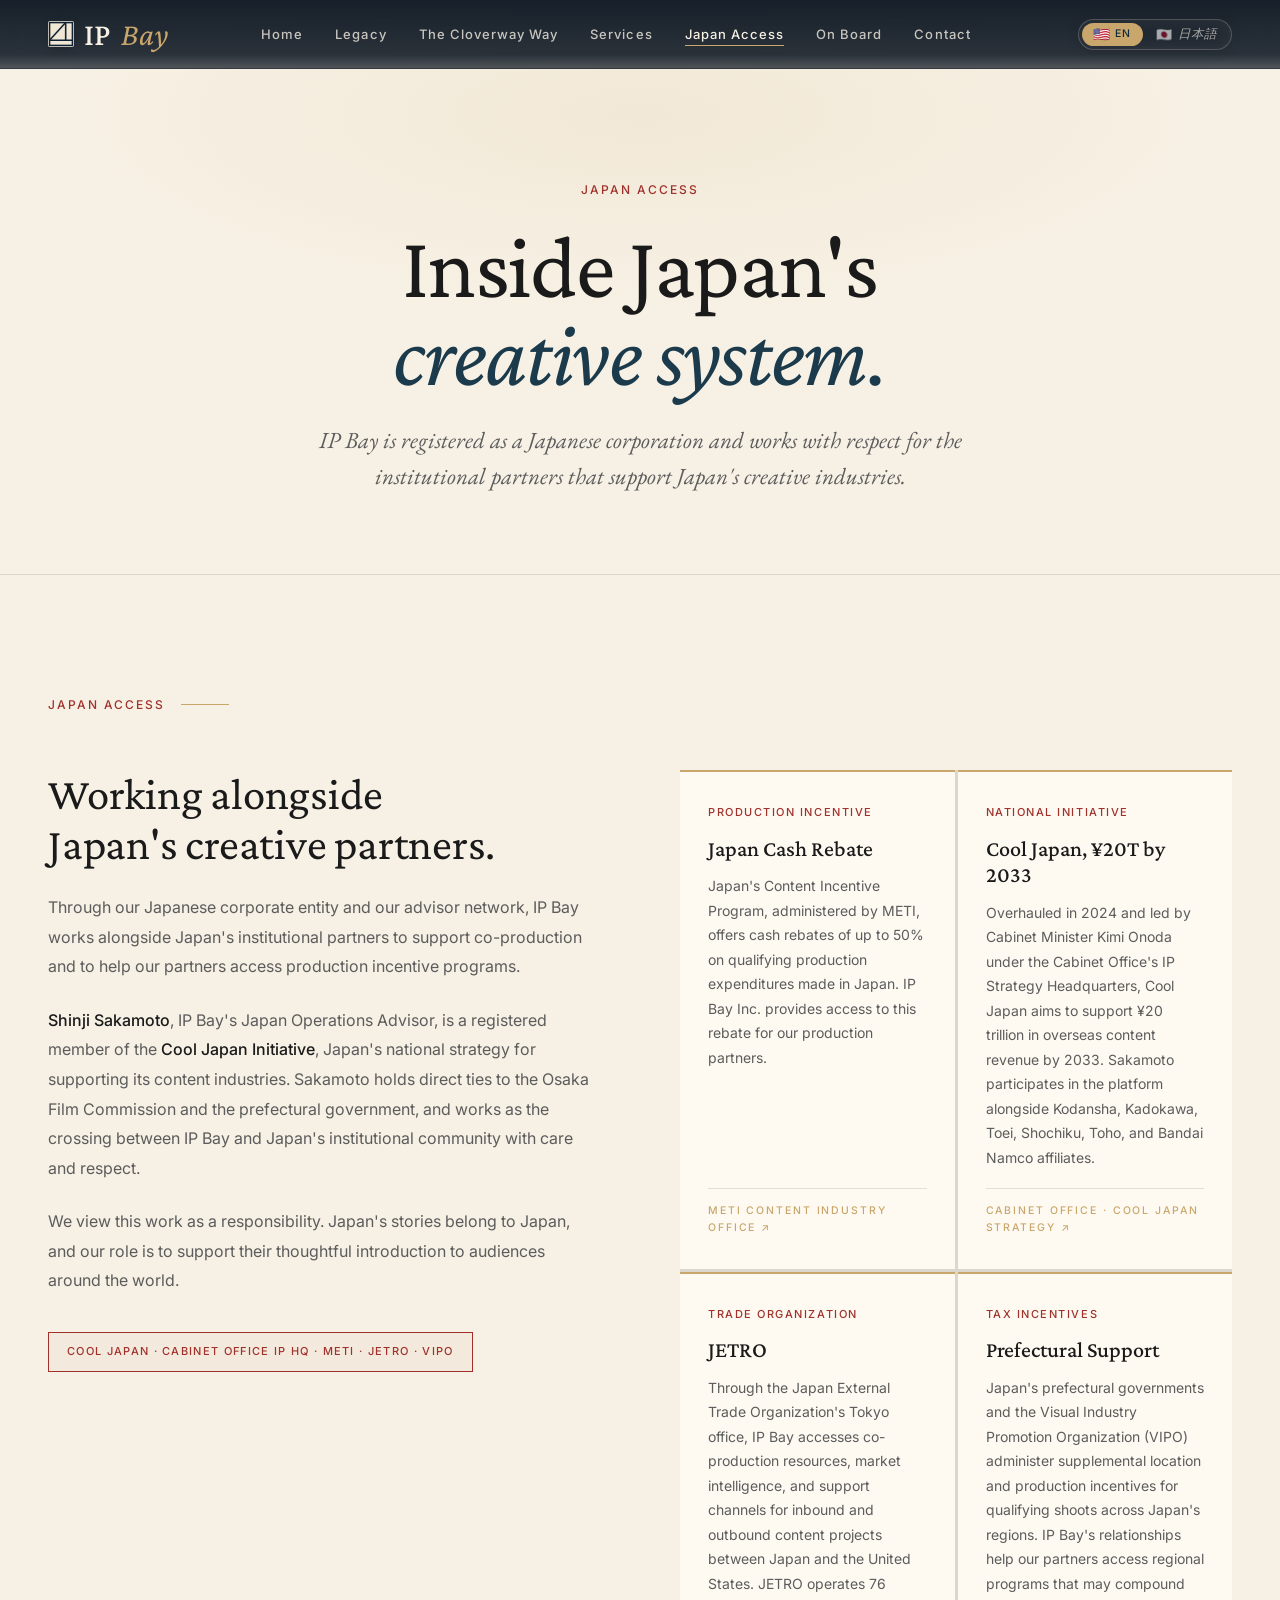
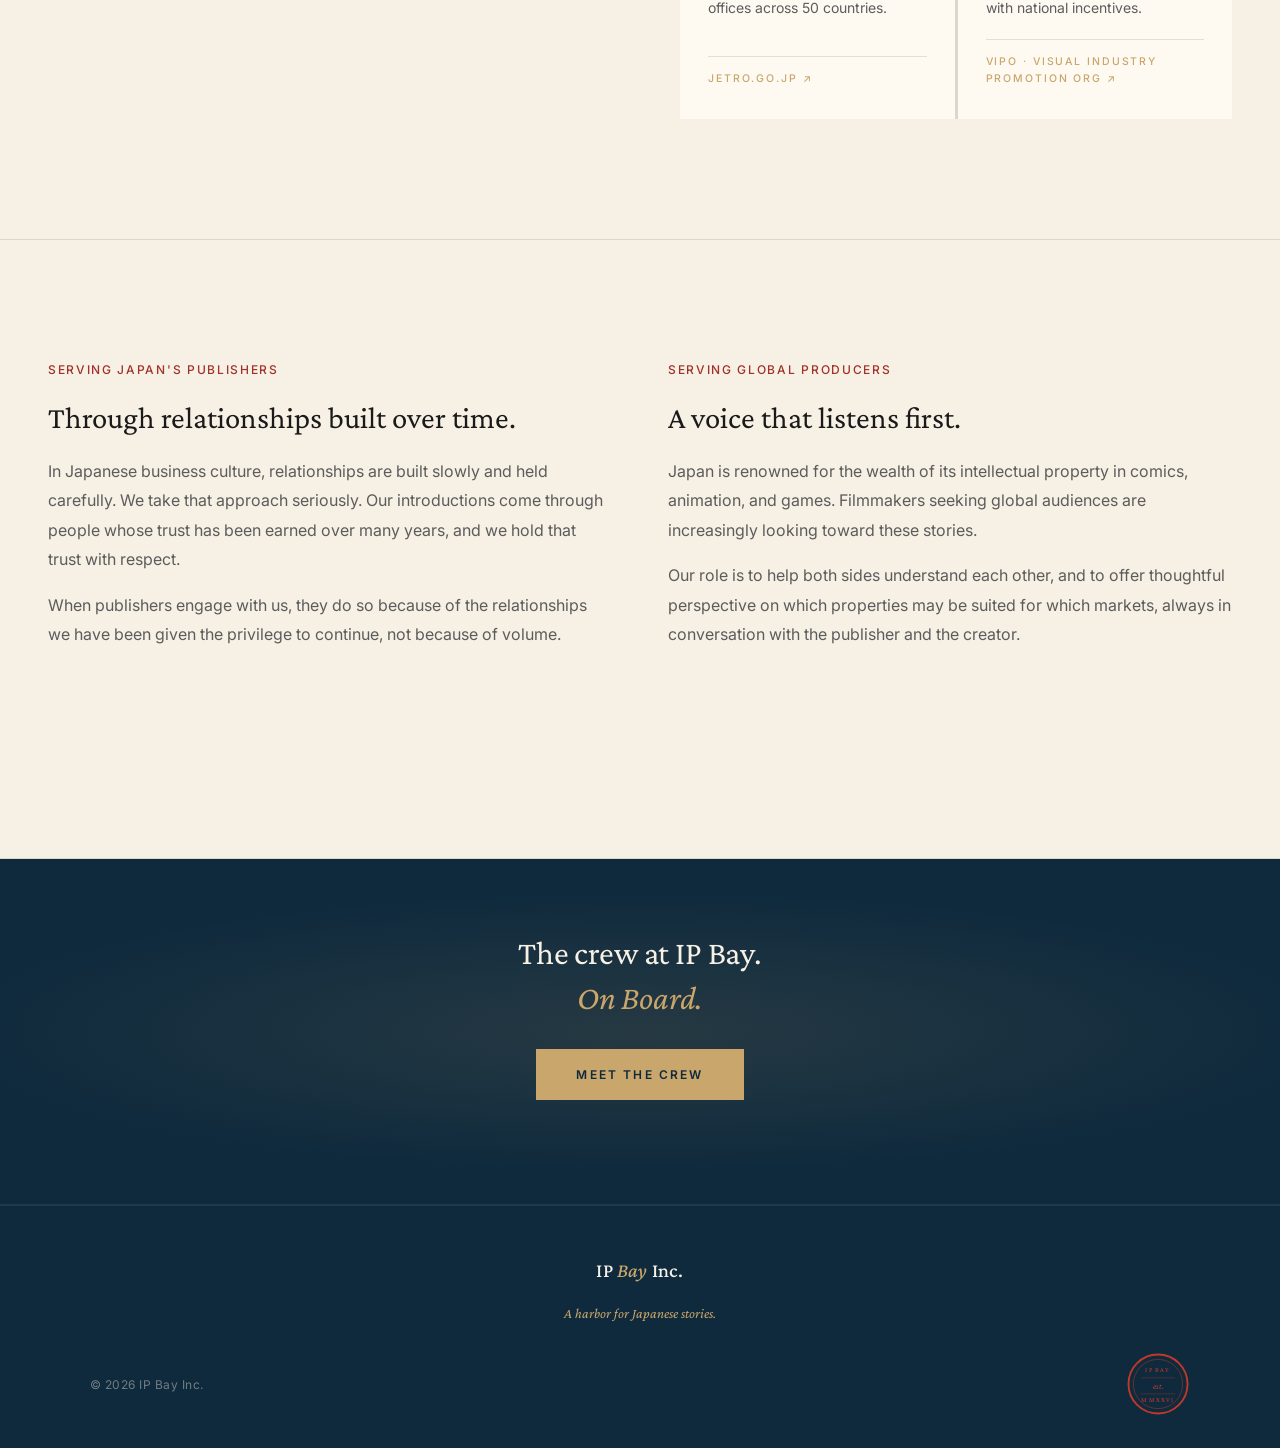
<file: japan.html>
<!DOCTYPE html>
<html lang="en">
<head>
<meta charset="UTF-8">
<meta name="viewport" content="width=device-width, initial-scale=1.0">
<link rel="icon" type="image/svg+xml" href="mark-on-cream.svg">
<link rel="apple-touch-icon" href="mark-on-dusk.svg">
<title>Japan Access, IP Bay</title>
<meta name="description" content="Inside Japan's creative system. Through Shinji Sakamoto, IP Bay works alongside Japan's institutional partners with respect for the system that built them.">
<link rel="preconnect" href="https://fonts.googleapis.com">
<link rel="preconnect" href="https://fonts.gstatic.com" crossorigin>
<link href="https://fonts.googleapis.com/css2?family=Crimson+Pro:ital,wght@0,300..700;1,300..700&family=EB+Garamond:ital,wght@0,400..700;1,400..700&family=Inter:wght@300;400;500;600&display=swap" rel="stylesheet">
<link rel="stylesheet" href="styles.css">
<script src="i18n.js" defer></script>
</head>
<body>

<nav>
  <a href="./" class="nav-logo"><img class="nav-mark" src="mark-on-cream.svg" alt="">IP <span>Bay</span></a>
  <span class="nav-current">Japan Access</span>
  <ul class="nav-links">
    <li><a href="./">Home</a></li>
    <li><a href="legacy.html">Legacy</a></li>
    <li><a href="cloverway.html">The Cloverway Way</a></li>
    <li><a href="services.html">Services</a></li>
    <li><a href="japan.html" class="active">Japan Access</a></li>
    <li><a href="team.html">On Board</a></li>
    <li><a href="contact.html">Contact</a></li>
  </ul>
  <button class="nav-toggle" aria-label="Open menu" onclick="document.body.classList.toggle('nav-open')">
    <span></span><span></span><span></span>
  </button>
</nav>
<div class="mobile-nav-overlay">
  <a href="./">Home</a>
  <a href="legacy.html">Legacy</a>
  <a href="cloverway.html">The Cloverway Way</a>
  <a href="services.html">Services</a>
  <a href="japan.html" class="active">Japan Access</a>
  <a href="team.html">On Board</a>
  <a href="contact.html">Contact</a>
</div>

<!-- PAGE HEADER -->
<div class="page-header">
  <div class="page-header-bg"></div>
  <div class="page-header-inner">
    <div class="page-header-sup" data-i18n="japan.sup">Japan Access</div>
    <h1 class="page-header-title"><span data-i18n="japan.title">Inside Japan's</span><br><em data-i18n="japan.titleEm">creative system.</em></h1>
    <p class="page-header-lede" data-i18n="japan.lede">IP Bay is registered as a Japanese corporation and works with respect for the institutional partners that support Japan's creative industries.</p>
  </div>
</div>

<!-- JAPAN ACCESS -->
<section class="govt" id="japan-access">
  <div class="section-inner">
    <div class="section-label" data-i18n="japan.label">Japan Access</div>
    <div class="govt-grid">
      <div>
        <h2 class="govt-headline" data-i18n-html="japan.headline">Working alongside<br>Japan's creative partners.</h2>
        <p class="govt-desc" data-i18n="japan.desc1">Through our Japanese corporate entity and our advisor network, IP Bay works alongside Japan's institutional partners to support co-production and to help our partners access production incentive programs.</p>
        <p class="govt-desc" data-i18n-html="japan.desc2"><strong>Shinji Sakamoto</strong>, IP Bay's Japan Operations Advisor, is a registered member of the <strong>Cool Japan Initiative</strong>, Japan's national strategy for supporting its content industries. Sakamoto holds direct ties to the Osaka Film Commission and the prefectural government, and works as the crossing between IP Bay and Japan's institutional community with care and respect.</p>
        <p class="govt-desc" data-i18n="japan.desc3">We view this work as a responsibility. Japan's stories belong to Japan, and our role is to support their thoughtful introduction to audiences around the world.</p>
        <div class="govt-badge">Cool Japan · Cabinet Office IP HQ · METI · JETRO · VIPO</div>
      </div>
      <div class="govt-cards">
        <a class="govt-card" href="https://www.meti.go.jp/english/index.html" target="_blank" rel="noopener noreferrer">
          <div class="govt-card-icon" data-i18n="japan.c1.icon">Production Incentive</div>
          <div class="govt-card-title" data-i18n="japan.c1.title">Japan Cash Rebate</div>
          <div class="govt-card-desc" data-i18n="japan.c1.desc">Japan's Content Incentive Program, administered by METI, offers cash rebates of up to 50% on qualifying production expenditures made in Japan. IP Bay Inc. provides access to this rebate for our production partners.</div>
          <div class="govt-card-link" data-i18n="japan.c1.link">METI Content Industry Office ↗</div>
        </a>
        <a class="govt-card" href="https://www.cao.go.jp/cool_japan/english/index-e.html" target="_blank" rel="noopener noreferrer">
          <div class="govt-card-icon" data-i18n="japan.c2.icon">National Initiative</div>
          <div class="govt-card-title" data-i18n="japan.c2.title">Cool Japan, ¥20T by 2033</div>
          <div class="govt-card-desc" data-i18n="japan.c2.desc">Overhauled in 2024 and led by Cabinet Minister Kimi Onoda under the Cabinet Office's IP Strategy Headquarters, Cool Japan aims to support ¥20 trillion in overseas content revenue by 2033. Sakamoto participates in the platform alongside Kodansha, Kadokawa, Toei, Shochiku, Toho, and Bandai Namco affiliates.</div>
          <div class="govt-card-link" data-i18n="japan.c2.link">Cabinet Office · Cool Japan Strategy ↗</div>
        </a>
        <a class="govt-card" href="https://www.jetro.go.jp/en/" target="_blank" rel="noopener noreferrer">
          <div class="govt-card-icon" data-i18n="japan.c3.icon">Trade Organization</div>
          <div class="govt-card-title" data-i18n="japan.c3.title">JETRO</div>
          <div class="govt-card-desc" data-i18n="japan.c3.desc">Through the Japan External Trade Organization's Tokyo office, IP Bay accesses co-production resources, market intelligence, and support channels for inbound and outbound content projects between Japan and the United States. JETRO operates 76 offices across 50 countries.</div>
          <div class="govt-card-link" data-i18n="japan.c3.link">jetro.go.jp ↗</div>
        </a>
        <a class="govt-card" href="https://www.vipo.or.jp/en/" target="_blank" rel="noopener noreferrer">
          <div class="govt-card-icon" data-i18n="japan.c4.icon">Tax Incentives</div>
          <div class="govt-card-title" data-i18n="japan.c4.title">Prefectural Support</div>
          <div class="govt-card-desc" data-i18n="japan.c4.desc">Japan's prefectural governments and the Visual Industry Promotion Organization (VIPO) administer supplemental location and production incentives for qualifying shoots across Japan's regions. IP Bay's relationships help our partners access regional programs that may compound with national incentives.</div>
          <div class="govt-card-link" data-i18n="japan.c4.link">VIPO · Visual Industry Promotion Org ↗</div>
        </a>
      </div>
    </div>
  </div>
</section>

<!-- WHY THIS WORK MATTERS -->
<section class="cwway">
  <div class="section-inner">
    <div class="cwway-body">
      <div class="cwway-col">
        <h3 data-i18n="japan.w1.h3">Serving Japan's Publishers</h3>
        <h4 data-i18n="japan.w1.h4">Through relationships built over time.</h4>
        <p data-i18n="japan.w1.p1">In Japanese business culture, relationships are built slowly and held carefully. We take that approach seriously. Our introductions come through people whose trust has been earned over many years, and we hold that trust with respect.</p>
        <p data-i18n="japan.w1.p2">When publishers engage with us, they do so because of the relationships we have been given the privilege to continue, not because of volume.</p>
      </div>
      <div class="cwway-col">
        <h3 data-i18n="japan.w2.h3">Serving Global Producers</h3>
        <h4 data-i18n="japan.w2.h4">A voice that listens first.</h4>
        <p data-i18n="japan.w2.p1">Japan is renowned for the wealth of its intellectual property in comics, animation, and games. Filmmakers seeking global audiences are increasingly looking toward these stories.</p>
        <p data-i18n="japan.w2.p2">Our role is to help both sides understand each other, and to offer thoughtful perspective on which properties may be suited for which markets, always in conversation with the publisher and the creator.</p>
      </div>
    </div>
  </div>
</section>

<!-- CLOSING CTA -->
<div class="closing">
  <div class="closing-bg"></div>
  <div class="closing-content">
    <h2 class="closing-title"><span data-i18n="japan.closing">The crew at IP Bay.</span><br><em data-i18n="japan.closingEm">On Board.</em></h2>
    <a href="team.html" class="closing-cta" data-i18n="japan.closingCta">Meet the crew</a>
  </div>
</div>

<footer>
  <div class="footer-wordmark">IP <em>Bay</em> Inc.</div>
  <div class="footer-tagline">A harbor for Japanese stories.</div>

  <div class="footer-bottom">
    <div class="footer-bottom-left">
      <div class="footer-copy">© 2026 IP Bay Inc.</div>
    </div>
    <svg class="hanko-seal hanko-footer-seal" viewBox="0 0 104 104" role="img" aria-label="IP Bay seal">
      <circle cx="52" cy="52" r="48" fill="none" stroke="#C0392B" stroke-width="3"/>
      <circle cx="52" cy="52" r="40" fill="none" stroke="#C0392B" stroke-width="0.75"/>
      <text x="52" y="33" text-anchor="middle" fill="#C0392B" font-family="'Crimson Pro', Georgia, serif" font-size="11" letter-spacing="2">IP BAY</text>
      <line x1="24" y1="42" x2="80" y2="42" stroke="#C0392B" stroke-width="0.5"/>
      <text x="52" y="60" text-anchor="middle" fill="#C0392B" font-family="'Crimson Pro', Georgia, serif" font-style="italic" font-size="14">est.</text>
      <line x1="24" y1="68" x2="80" y2="68" stroke="#C0392B" stroke-width="0.5"/>
      <text x="52" y="82" text-anchor="middle" fill="#C0392B" font-family="'Crimson Pro', Georgia, serif" font-size="11" letter-spacing="2">MMXXVI</text>
    </svg>
  </div>
</footer>

</body>
</html>
</file>
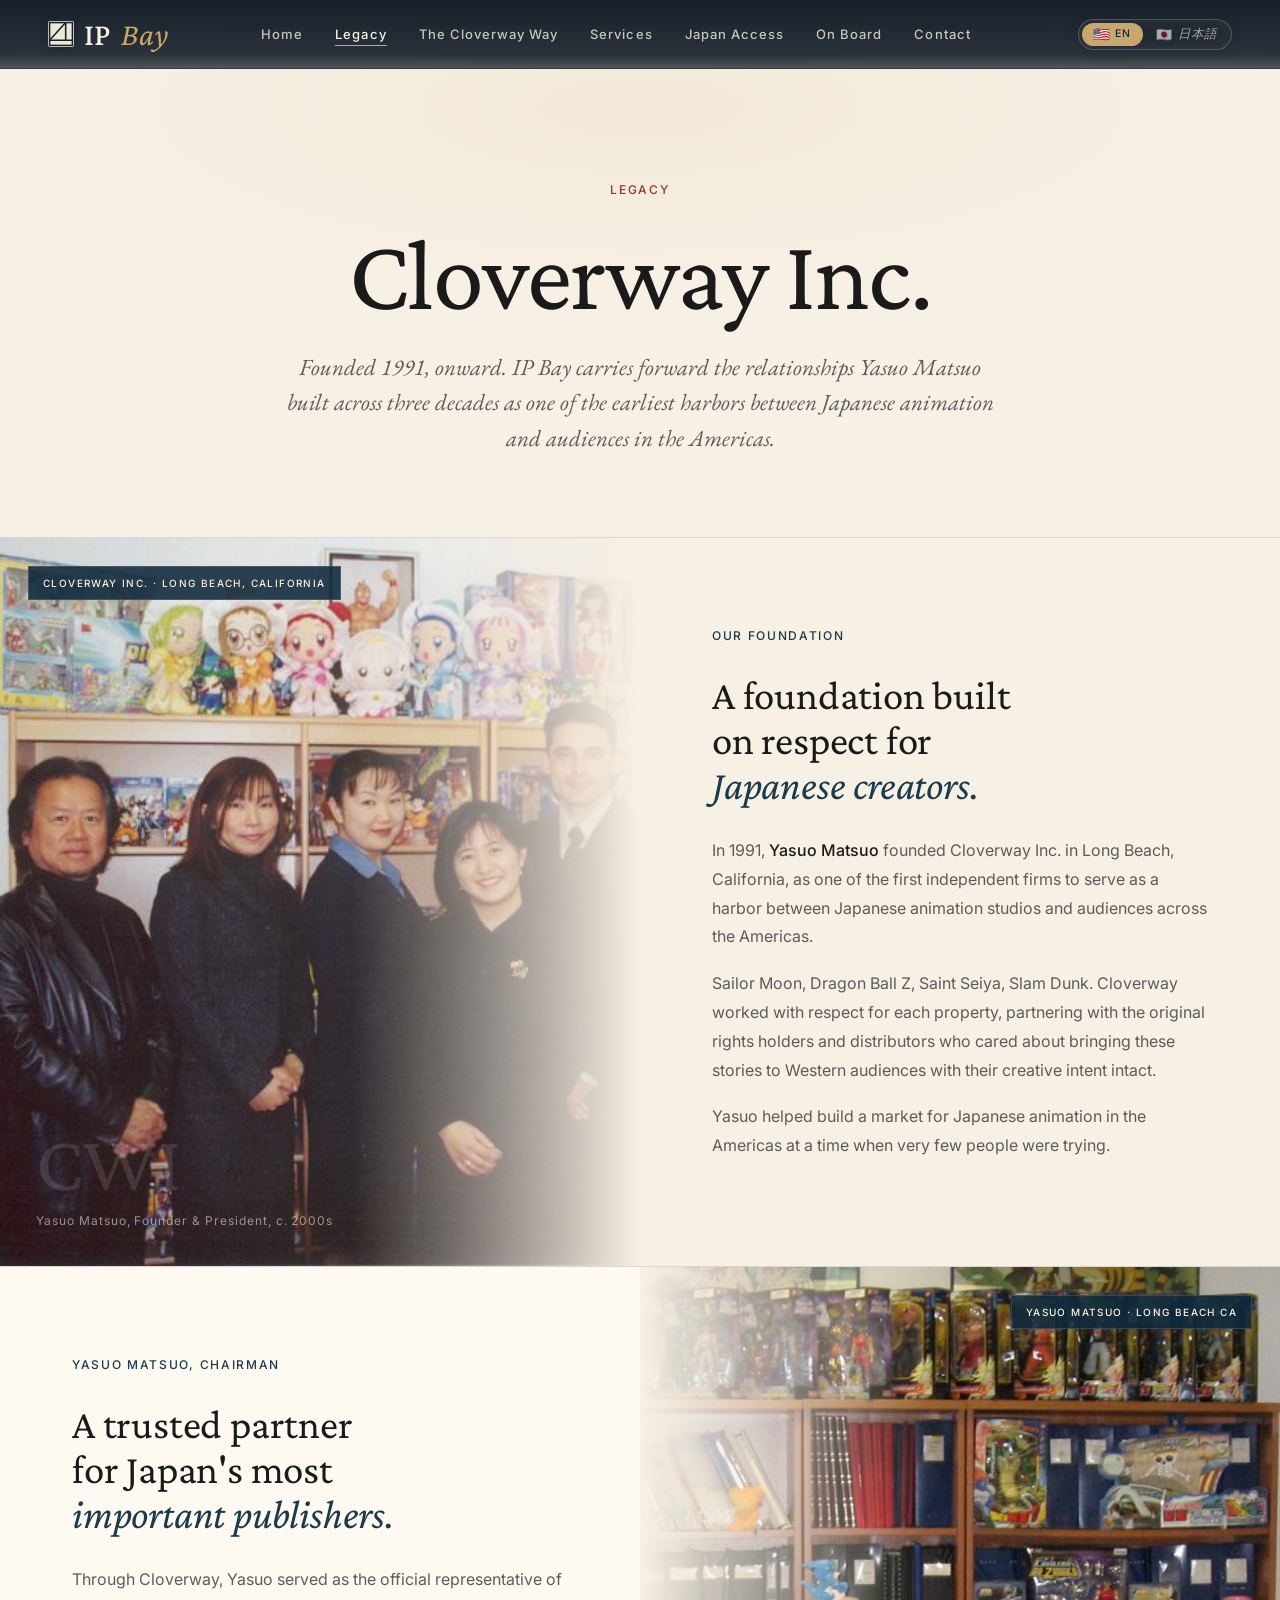
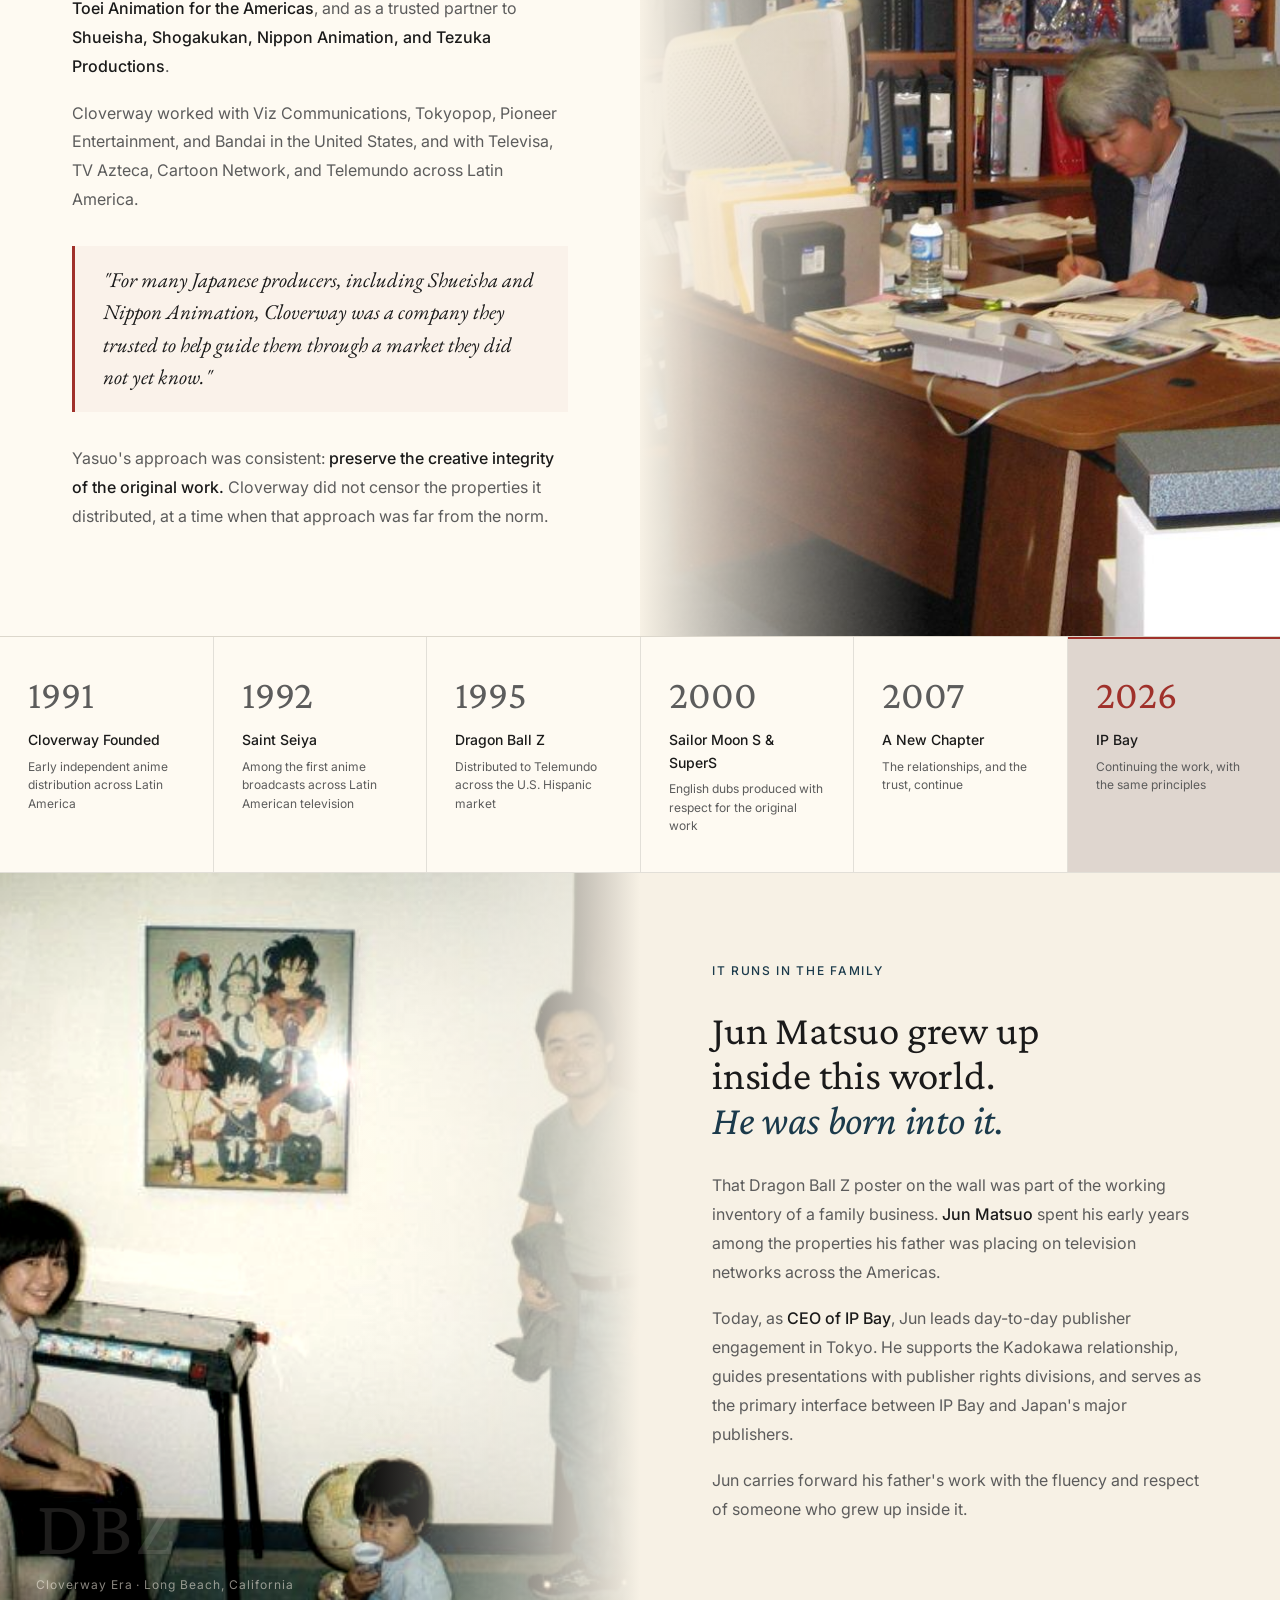
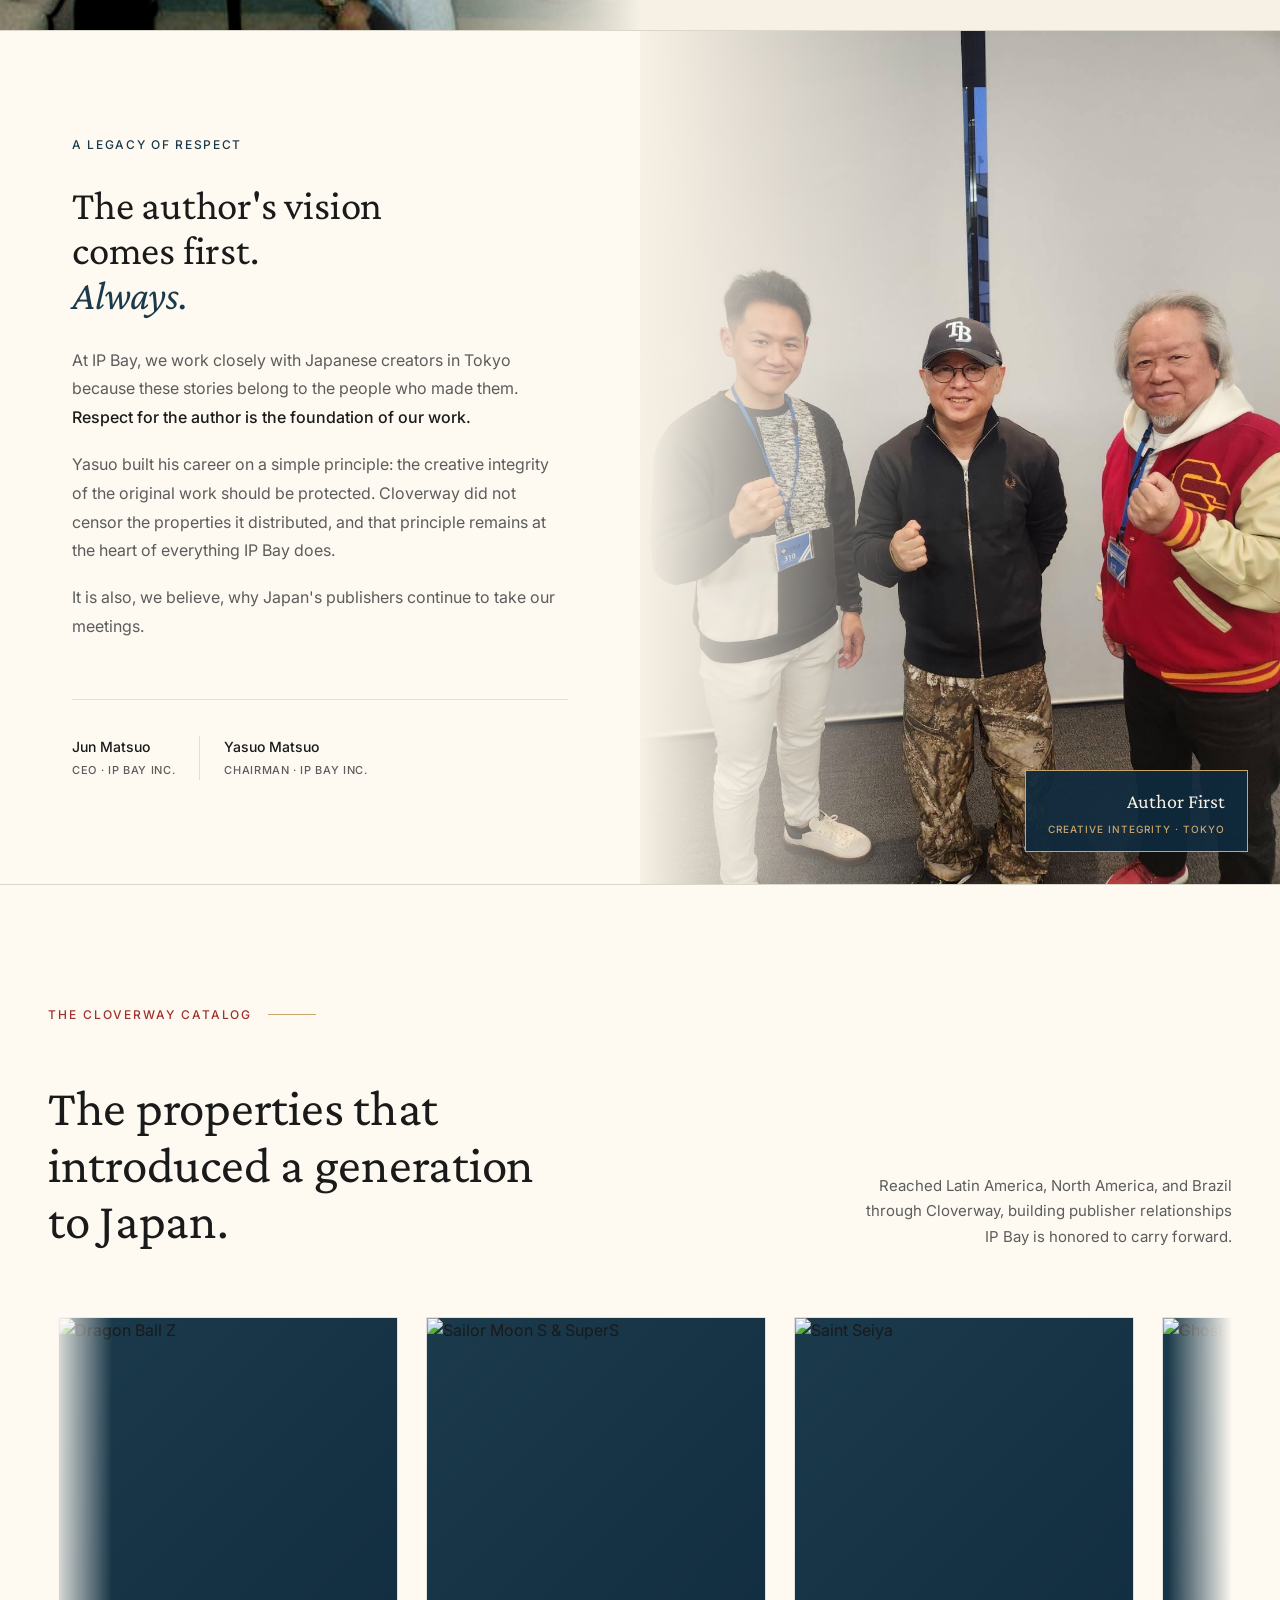
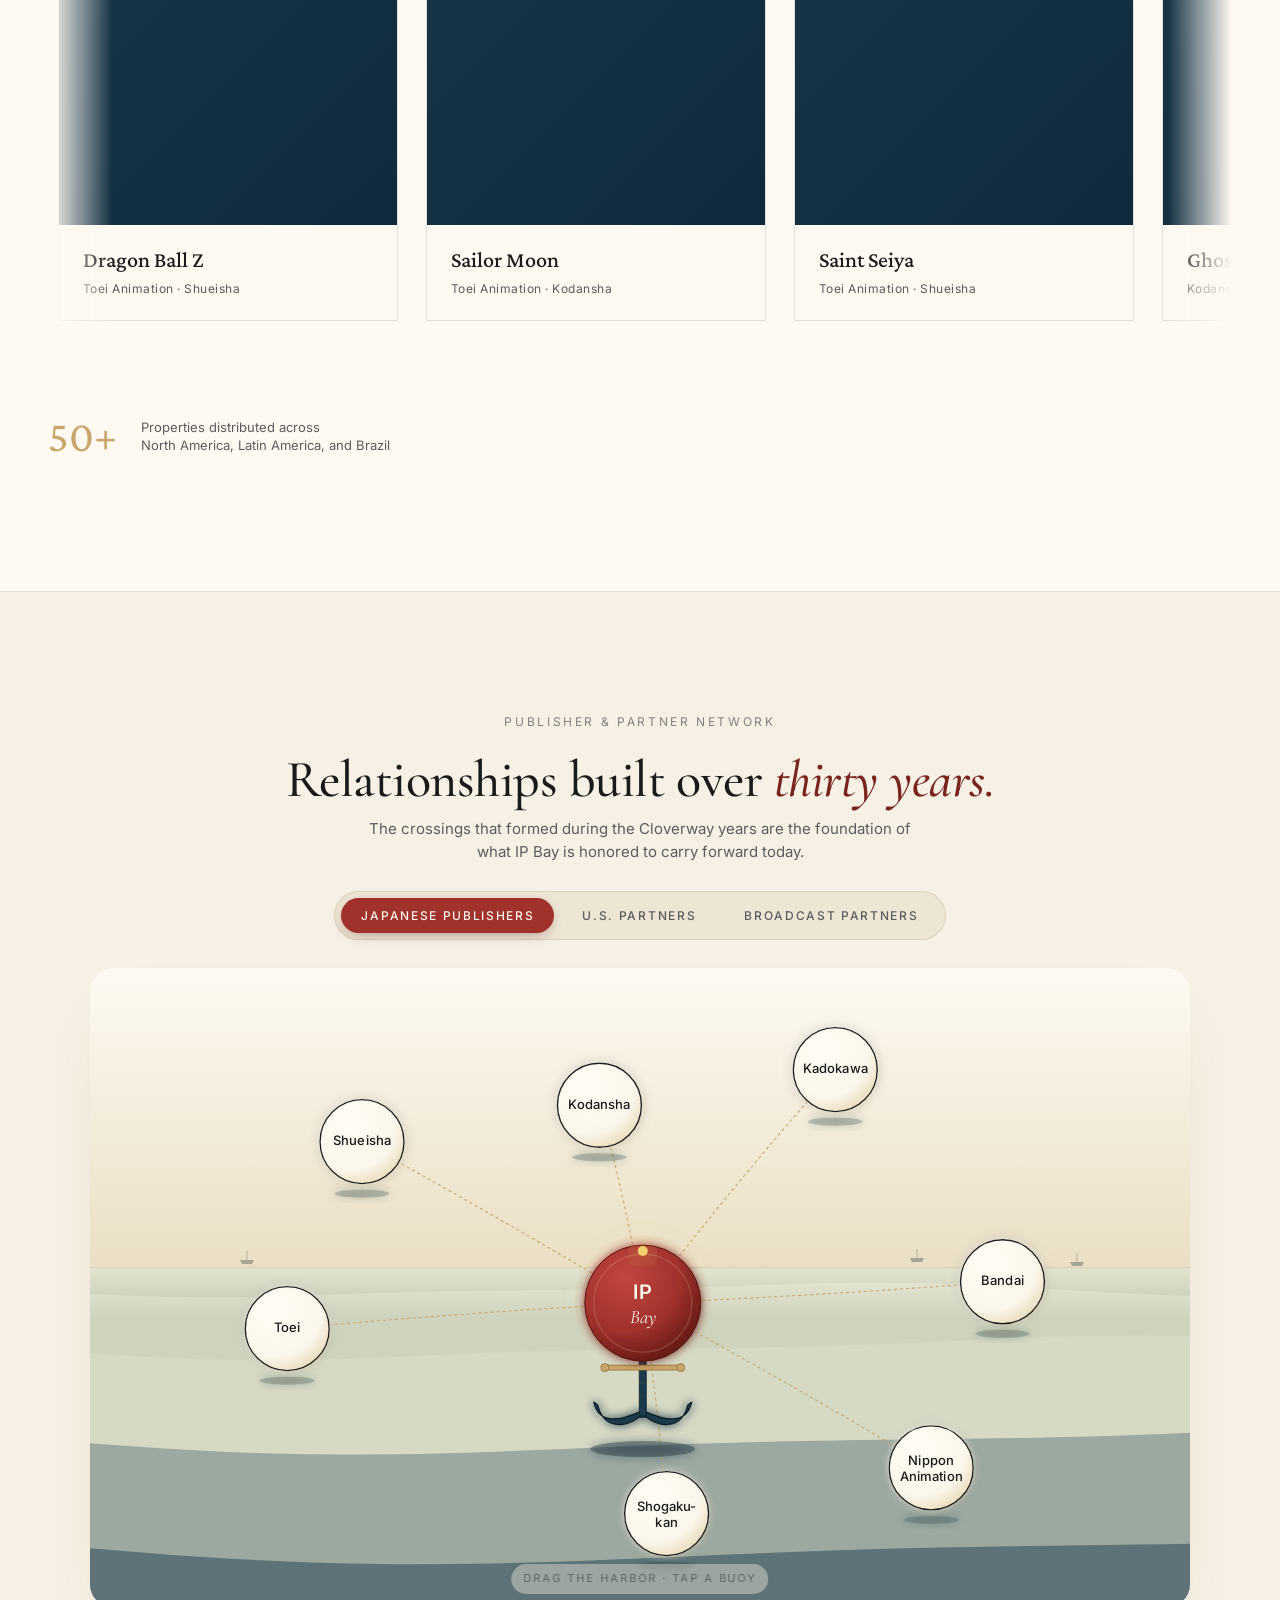
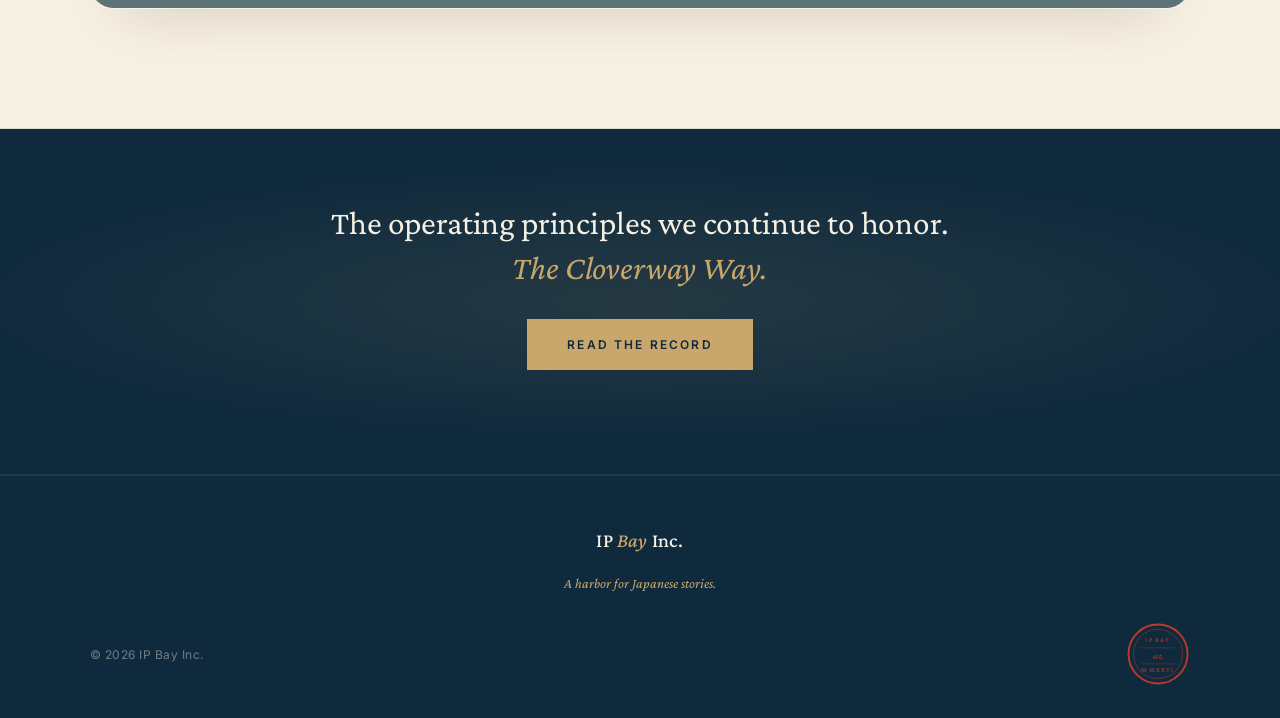
<file: legacy.html>
<!DOCTYPE html>
<html lang="en">
<head>
<meta charset="UTF-8">
<meta name="viewport" content="width=device-width, initial-scale=1.0">
<link rel="icon" type="image/svg+xml" href="mark-on-cream.svg">
<link rel="apple-touch-icon" href="mark-on-dusk.svg">
<title>Legacy, IP Bay</title>
<meta name="description" content="Yasuo Matsuo founded Cloverway Inc. in 1991. IP Bay carries forward the relationships and author-first philosophy he built.">
<link rel="preconnect" href="https://fonts.googleapis.com">
<link rel="preconnect" href="https://fonts.gstatic.com" crossorigin>
<link href="https://fonts.googleapis.com/css2?family=Cormorant+Garamond:ital,wght@0,400;0,500;1,400;1,500&family=Crimson+Pro:ital,wght@0,300..700;1,300..700&family=EB+Garamond:ital,wght@0,400..700;1,400..700&family=Inter:wght@300;400;500;600&display=swap" rel="stylesheet">
<link rel="stylesheet" href="styles.css">
<style>
  .legacy-h1 { font-size: clamp(3rem, 8vw, 7rem); white-space: nowrap; line-height: 1; }
  @media (max-width: 600px) { .legacy-h1 { white-space: normal; } }
</style>
<script src="i18n.js" defer></script>
</head>
<body>

<nav>
  <a href="./" class="nav-logo"><img class="nav-mark" src="mark-on-cream.svg" alt="">IP <span>Bay</span></a>
  <span class="nav-current">Legacy</span>
  <ul class="nav-links">
    <li><a href="./">Home</a></li>
    <li><a href="legacy.html" class="active">Legacy</a></li>
    <li><a href="cloverway.html">The Cloverway Way</a></li>
    <li><a href="services.html">Services</a></li>
    <li><a href="japan.html">Japan Access</a></li>
    <li><a href="team.html">On Board</a></li>
    <li><a href="contact.html">Contact</a></li>
  </ul>
  <button class="nav-toggle" aria-label="Open menu" onclick="document.body.classList.toggle('nav-open')">
    <span></span><span></span><span></span>
  </button>
</nav>
<div class="mobile-nav-overlay">
  <a href="./">Home</a>
  <a href="legacy.html" class="active">Legacy</a>
  <a href="cloverway.html">The Cloverway Way</a>
  <a href="services.html">Services</a>
  <a href="japan.html">Japan Access</a>
  <a href="team.html">On Board</a>
  <a href="contact.html">Contact</a>
</div>

<!-- PAGE HEADER -->
<div class="page-header">
  <div class="page-header-bg"></div>
  <div class="page-header-inner">
    <div class="page-header-sup" data-i18n="legacy.sup">Legacy</div>
    <h1 class="page-header-title legacy-h1" data-i18n="legacy.title">Cloverway Inc.</h1>
    <p class="page-header-lede" data-i18n="legacy.lede">Founded 1991, onward. IP Bay carries forward the relationships Yasuo Matsuo built across three decades as one of the earliest harbors between Japanese animation and audiences in the Americas.</p>
  </div>
</div>

<!-- PANEL 1: Cloverway group -->
<div class="photo-panel" id="origin">
  <div class="split">
    <div class="photo-cell" style="min-height: 75vh;">
      <img src="cloverway_team.jpg" alt="Cloverway Inc. team with Yasuo Matsuo at left" style="object-position: 15% 20%;">
      <div class="photo-fade-r"></div>
      <div class="photo-tag" data-i18n="legacy.p1.photoTag">Cloverway Inc. · Long Beach, California</div>
      <div class="photo-caption">
        <div class="photo-caption-year">CWI</div>
        <div class="photo-caption-text" data-i18n="legacy.p1.captionText">Yasuo Matsuo, Founder &amp; President, c. 2000s</div>
      </div>
    </div>
    <div class="text-cell">
      <p class="eyebrow" data-i18n="legacy.p1.eyebrow">Our Foundation</p>
      <h2 class="panel-headline" data-i18n-html="legacy.p1.headline">A foundation built<br>on respect for<br><em>Japanese creators.</em></h2>
      <div class="panel-body">
        <p data-i18n-html="legacy.p1.body1">In 1991, <strong>Yasuo Matsuo</strong> founded Cloverway Inc. in Long Beach, California, as one of the first independent firms to serve as a harbor between Japanese animation studios and audiences across the Americas.</p>
        <p data-i18n="legacy.p1.body2">Sailor Moon, Dragon Ball Z, Saint Seiya, Slam Dunk. Cloverway worked with respect for each property, partnering with the original rights holders and distributors who cared about bringing these stories to Western audiences with their creative intent intact.</p>
        <p data-i18n="legacy.p1.body3">Yasuo helped build a market for Japanese animation in the Americas at a time when very few people were trying.</p>
      </div>
    </div>
  </div>
</div>

<!-- PANEL 2: Yasuo at his desk -->
<div class="photo-panel">
  <div class="split flip">
    <div class="text-cell mid">
      <p class="eyebrow" data-i18n="legacy.p2.eyebrow">Yasuo Matsuo, Chairman</p>
      <h2 class="panel-headline" data-i18n-html="legacy.p2.headline">A trusted partner<br>for Japan's most<br><em>important publishers.</em></h2>
      <div class="panel-body">
        <p data-i18n-html="legacy.p2.body1">Through Cloverway, Yasuo served as the official representative of <strong>Toei Animation for the Americas</strong>, and as a trusted partner to <strong>Shueisha, Shogakukan, Nippon Animation, and Tezuka Productions</strong>.</p>
        <p data-i18n="legacy.p2.body2">Cloverway worked with Viz Communications, Tokyopop, Pioneer Entertainment, and Bandai in the United States, and with Televisa, TV Azteca, Cartoon Network, and Telemundo across Latin America.</p>
        <div class="pull-quote">
          <p data-i18n="legacy.p2.quote">"For many Japanese producers, including Shueisha and Nippon Animation, Cloverway was a company they trusted to help guide them through a market they did not yet know."</p>
        </div>
        <p data-i18n-html="legacy.p2.body3">Yasuo's approach was consistent: <strong>preserve the creative integrity of the original work.</strong> Cloverway did not censor the properties it distributed, at a time when that approach was far from the norm.</p>
      </div>
    </div>
    <div class="photo-cell" style="min-height: 65vh;">
      <img src="yasuo_desk.jpg" alt="Yasuo Matsuo at his desk at Cloverway Inc., Long Beach CA" style="object-position: center 25%;">
      <div class="photo-fade-l"></div>
      <div class="photo-tag" style="left: auto; right: 28px;" data-i18n="legacy.p2.photoTag">Yasuo Matsuo · Long Beach CA</div>
    </div>
  </div>
</div>

<!-- TIMELINE -->
<div class="timeline-section">
  <div class="timeline-track">
    <div class="tl-node">
      <div class="tl-year">1991</div>
      <div class="tl-title" data-i18n="legacy.tl1.title">Cloverway Founded</div>
      <div class="tl-desc" data-i18n="legacy.tl1.desc">Early independent anime distribution across Latin America</div>
    </div>
    <div class="tl-node">
      <div class="tl-year">1992</div>
      <div class="tl-title" data-i18n="legacy.tl2.title">Saint Seiya</div>
      <div class="tl-desc" data-i18n="legacy.tl2.desc">Among the first anime broadcasts across Latin American television</div>
    </div>
    <div class="tl-node">
      <div class="tl-year">1995</div>
      <div class="tl-title" data-i18n="legacy.tl3.title">Dragon Ball Z</div>
      <div class="tl-desc" data-i18n="legacy.tl3.desc">Distributed to Telemundo across the U.S. Hispanic market</div>
    </div>
    <div class="tl-node">
      <div class="tl-year">2000</div>
      <div class="tl-title" data-i18n="legacy.tl4.title">Sailor Moon S &amp; SuperS</div>
      <div class="tl-desc" data-i18n="legacy.tl4.desc">English dubs produced with respect for the original work</div>
    </div>
    <div class="tl-node">
      <div class="tl-year">2007</div>
      <div class="tl-title" data-i18n="legacy.tl5.title">A New Chapter</div>
      <div class="tl-desc" data-i18n="legacy.tl5.desc">The relationships, and the trust, continue</div>
    </div>
    <div class="tl-node now">
      <div class="tl-year">2026</div>
      <div class="tl-title" data-i18n="legacy.tl6.title">IP Bay</div>
      <div class="tl-desc" data-i18n="legacy.tl6.desc">Continuing the work, with the same principles</div>
    </div>
  </div>
</div>

<!-- PANEL 3: Jun as a baby with DBZ poster -->
<div class="photo-panel">
  <div class="split">
    <div class="photo-cell" style="min-height: 65vh;">
      <img src="jun_baby_dbz.jpg" alt="Jun Matsuo as a child at the Cloverway office, with a Dragon Ball Z poster behind him" style="object-position: center 15%; filter: sepia(25%) contrast(1.06) saturate(0.88);">
      <div class="photo-fade-r"></div>
      <div class="photo-caption">
        <div class="photo-caption-year">DBZ</div>
        <div class="photo-caption-text" data-i18n="legacy.p3.captionText">Cloverway Era · Long Beach, California</div>
      </div>
    </div>
    <div class="text-cell">
      <p class="eyebrow" data-i18n="legacy.p3.eyebrow">It Runs in the Family</p>
      <h2 class="panel-headline" data-i18n-html="legacy.p3.headline">Jun Matsuo grew up<br>inside this world.<br><em>He was born into it.</em></h2>
      <div class="panel-body">
        <p data-i18n-html="legacy.p3.body1">That Dragon Ball Z poster on the wall was part of the working inventory of a family business. <strong>Jun Matsuo</strong> spent his early years among the properties his father was placing on television networks across the Americas.</p>
        <p data-i18n-html="legacy.p3.body2">Today, as <strong>CEO of IP Bay</strong>, Jun leads day-to-day publisher engagement in Tokyo. He supports the Kadokawa relationship, guides presentations with publisher rights divisions, and serves as the primary interface between IP Bay and Japan's major publishers.</p>
        <p data-i18n="legacy.p3.body3">Jun carries forward his father's work with the fluency and respect of someone who grew up inside it.</p>
      </div>
    </div>
  </div>
</div>

<!-- PANEL 4: Author-first philosophy -->
<div class="photo-panel">
  <div class="split flip">
    <div class="text-cell mid">
      <p class="eyebrow" data-i18n="legacy.p4.eyebrow">A Legacy of Respect</p>
      <h2 class="panel-headline" data-i18n-html="legacy.p4.headline">The author's vision<br>comes first.<br><em>Always.</em></h2>
      <div class="panel-body">
        <p data-i18n-html="legacy.p4.body1">At IP Bay, we work closely with Japanese creators in Tokyo because these stories belong to the people who made them. <strong>Respect for the author is the foundation of our work.</strong></p>
        <p data-i18n="legacy.p4.body2">Yasuo built his career on a simple principle: the creative integrity of the original work should be protected. Cloverway did not censor the properties it distributed, and that principle remains at the heart of everything IP Bay does.</p>
        <p data-i18n="legacy.p4.body3">It is also, we believe, why Japan's publishers continue to take our meetings.</p>
      </div>
      <div class="persons-row">
        <div class="person-tag">
          <div class="person-name">Jun Matsuo</div>
          <div class="person-role">CEO · IP Bay Inc.</div>
        </div>
        <div class="person-div"></div>
        <div class="person-tag">
          <div class="person-name">Yasuo Matsuo</div>
          <div class="person-role">Chairman · IP Bay Inc.</div>
        </div>
      </div>
    </div>
    <div class="photo-cell" style="min-height: 65vh;">
      <img src="jun_yasuo_shimada.jpg" alt="Jun Matsuo and Yasuo Matsuo in Tokyo with a senior Japanese creator" style="object-position: center 25%;">
      <div class="photo-fade-l"></div>
      <div class="photo-badge">
        <div class="photo-badge-title" data-i18n="legacy.p4.badgeTitle">Author First</div>
        <div class="photo-badge-sub" data-i18n="legacy.p4.badgeSub">Creative Integrity · Tokyo</div>
      </div>
    </div>
  </div>
</div>

<!-- PROPERTIES STAGE (§3.5) -->
<section class="catalog" id="properties">
  <div class="section-inner">
    <div class="section-label" data-i18n="legacy.cat.label">The Cloverway Catalog</div>
    <div class="catalog-header">
      <h2 class="catalog-headline" data-i18n-html="legacy.cat.headline">The properties that<br>introduced a generation<br>to Japan.</h2>
      <p class="catalog-sub" data-i18n="legacy.cat.sub">Reached Latin America, North America, and Brazil through Cloverway, building publisher relationships IP Bay is honored to carry forward.</p>
    </div>
  </div>

  <div class="properties-stage">
    <div class="properties-track" data-row="1">

      <article class="property-card" data-mal="813">
        <img class="property-card-img" alt="Dragon Ball Z">
        <div class="property-card-body">
          <div class="property-card-title">Dragon Ball Z</div>
          <div class="property-card-meta">Toei Animation · Shueisha</div>
        </div>
      </article>

      <article class="property-card" data-mal="532">
        <img class="property-card-img" alt="Sailor Moon S &amp; SuperS">
        <div class="property-card-body">
          <div class="property-card-title">Sailor Moon</div>
          <div class="property-card-meta">Toei Animation · Kodansha</div>
        </div>
      </article>

      <article class="property-card" data-mal="1254">
        <img class="property-card-img" alt="Saint Seiya">
        <div class="property-card-body">
          <div class="property-card-title">Saint Seiya</div>
          <div class="property-card-meta">Toei Animation · Shueisha</div>
        </div>
      </article>

      <article class="property-card" data-mal="43">
        <img class="property-card-img" alt="Ghost in the Shell">
        <div class="property-card-body">
          <div class="property-card-title">Ghost in the Shell</div>
          <div class="property-card-meta">Kodansha</div>
        </div>
      </article>

      <article class="property-card" data-mal="421">
        <img class="property-card-img" alt="Digimon Adventure">
        <div class="property-card-body">
          <div class="property-card-title">Digimon</div>
          <div class="property-card-meta">Toei Animation · Bandai</div>
        </div>
      </article>

      <article class="property-card" data-mal="170">
        <img class="property-card-img" alt="Slam Dunk">
        <div class="property-card-body">
          <div class="property-card-title">Slam Dunk</div>
          <div class="property-card-meta">Toei Animation · Shueisha</div>
        </div>
      </article>

      <article class="property-card" data-mal="235">
        <img class="property-card-img" alt="Detective Conan">
        <div class="property-card-body">
          <div class="property-card-title">Detective Conan</div>
          <div class="property-card-meta">Shogakukan</div>
        </div>
      </article>

      <article class="property-card" data-mal="80">
        <img class="property-card-img" alt="Gundam Wing">
        <div class="property-card-body">
          <div class="property-card-title">Gundam Wing</div>
          <div class="property-card-meta">Bandai</div>
        </div>
      </article>

      <article class="property-card" data-mal="232">
        <img class="property-card-img" alt="Cardcaptor Sakura">
        <div class="property-card-body">
          <div class="property-card-title">Cardcaptor Sakura</div>
          <div class="property-card-meta">Kodansha</div>
        </div>
      </article>

      <article class="property-card" data-mal="392">
        <img class="property-card-img" alt="Yu Yu Hakusho">
        <div class="property-card-body">
          <div class="property-card-title">Yu Yu Hakusho</div>
          <div class="property-card-meta">Shueisha</div>
        </div>
      </article>

      <article class="property-card" data-mal="210">
        <img class="property-card-img" alt="Ranma 1/2">
        <div class="property-card-body">
          <div class="property-card-title">Ranma ½</div>
          <div class="property-card-meta">Shogakukan</div>
        </div>
      </article>

      <article class="property-card" data-mal="6">
        <img class="property-card-img" alt="Trigun">
        <div class="property-card-body">
          <div class="property-card-title">Trigun</div>
          <div class="property-card-meta">Madhouse</div>
        </div>
      </article>

    </div>
    <!-- Second row, populated by JS on mobile only; leads with Saint Seiya and drifts right -->
    <div class="properties-track properties-track-alt" data-row="2" aria-hidden="true"></div>
  </div>

  <div class="section-inner">
    <div class="catalog-footer">
      <div class="catalog-count">50+</div>
      <div class="catalog-count-label" data-i18n-html="legacy.cat.countLabel">Properties distributed across<br>North America, Latin America, and Brazil</div>
    </div>
  </div>
</section>

<!-- RELATIONSHIPS (§3.7) — Publisher & Partner Network (interactive) -->
<section class="networks">
  <div class="section-inner" style="display:flex;flex-direction:column;align-items:center;">

    <style>
      /* ── Publisher & Partner Network component (embedded from PublisherNetwork.html) ── */
      :root {
        --cream:#F7F1E5; --cream-soft:#FEFAF2;
        --ink:#1A1A1A; --ink-soft:#5C5C5C;
        --dock:#C9A66B; --dock-dark:#8E7238;
        --red:#A0312B; --red-deep:#7A241F;
        --deep:#1B3A4B;
        --lantern:#E9B75C; --lantern-hot:#F4D06F;
        --serif:'Cormorant Garamond', Georgia, serif;
        --sans:'Inter', -apple-system, BlinkMacSystemFont, 'Helvetica Neue', Arial, sans-serif;
      }
      .kicker{font-size:12px;letter-spacing:.22em;text-transform:uppercase;color:var(--ink-soft);opacity:.75;margin-bottom:20px}
      .pnet-h1{font-family:var(--serif);font-weight:500;font-size:clamp(32px,4.2vw,52px);letter-spacing:-.01em;line-height:1.1;text-align:center;max-width:900px;margin:0 0 8px}
      .pnet-h1 em{font-style:italic;color:var(--red-deep)}
      .sub{font-size:15px;color:var(--ink-soft);max-width:560px;text-align:center;line-height:1.55;margin:0 0 28px}
      .tabs{display:flex;gap:8px;background:rgba(183,165,120,.14);padding:6px;border-radius:999px;margin-bottom:28px;border:1px solid rgba(120,95,50,.15)}
      .tabs button{font-family:var(--sans);font-size:12px;letter-spacing:.14em;text-transform:uppercase;padding:10px 20px;border-radius:999px;border:none;background:transparent;color:var(--ink-soft);cursor:pointer;transition:all .4s cubic-bezier(.2,.8,.2,1);font-weight:500;white-space:nowrap}
      .tabs button:hover{color:var(--ink)}
      .tabs button.active{background:var(--red);color:#FBF6EA;box-shadow:0 4px 14px -4px rgba(94,20,32,.45)}
      @media (max-width:640px){.tabs{flex-direction:column;border-radius:14px}.tabs button{border-radius:10px}}
      .stage-wrap{width:min(1100px,100%);position:relative}
      .stage{position:relative;width:100%;aspect-ratio:1100/640;border-radius:24px;overflow:hidden;touch-action:none;cursor:grab;user-select:none;background:var(--cream);box-shadow:inset 0 0 0 1px rgba(120,95,50,.12),0 1px 0 rgba(255,255,255,.6),0 30px 60px -30px rgba(94,60,10,.22)}
      @media (max-width:720px){.stage{aspect-ratio:1/1}}
      .stage.dragging{cursor:grabbing}
      .stage svg.net{position:absolute;inset:0;width:100%;height:100%;display:block}
      .hint{position:absolute;left:50%;bottom:14px;transform:translateX(-50%);font-size:11px;letter-spacing:.18em;text-transform:uppercase;color:var(--ink-soft);opacity:.6;pointer-events:none;background:rgba(242,235,221,.7);padding:6px 12px;border-radius:999px;backdrop-filter:blur(4px);transition:opacity .6s ease}
      .stage.touched .hint{opacity:0}
      .card{position:absolute;top:20px;right:20px;width:min(310px,42%);background:rgba(251,246,234,.96);border:1px solid rgba(120,95,50,.18);border-radius:14px;padding:18px 20px;box-shadow:0 12px 40px -12px rgba(60,40,10,.25);transform:translateX(calc(100% + 40px));opacity:0;transition:transform .55s cubic-bezier(.2,.8,.2,1),opacity .4s ease;pointer-events:none}
      .card.open{transform:translateX(0);opacity:1;pointer-events:auto}
      .card .eyebrow{font-size:10.5px;letter-spacing:.22em;text-transform:uppercase;color:var(--dock-dark);margin-bottom:6px}
      .card h4{font-family:var(--serif);font-weight:500;font-size:26px;line-height:1.1;letter-spacing:-.01em;margin:0 0 10px;color:var(--ink)}
      .card p{margin:0;font-size:14px;line-height:1.55;color:var(--ink-soft);text-wrap:pretty}
      .card .meta{margin-top:12px;padding-top:10px;border-top:1px solid rgba(120,95,50,.18);display:flex;justify-content:space-between;gap:10px;font-size:10.5px;letter-spacing:.12em;text-transform:uppercase;color:var(--dock-dark)}
      .card .close{position:absolute;top:8px;right:12px;width:22px;height:22px;border:none;background:transparent;cursor:pointer;color:var(--ink-soft);opacity:.6;font-size:20px;line-height:1}
      .card .close:hover{opacity:1}
      @media (max-width:720px){.card{width:calc(100% - 32px);right:16px;top:12px}}
      text.node-label{font-family:var(--sans);font-size:13px;font-weight:500;fill:var(--ink);pointer-events:none;dominant-baseline:middle;text-anchor:middle;letter-spacing:.01em}
      text.center-label-top{font-family:var(--sans);font-weight:600;font-size:20px;fill:#FBF6EA;letter-spacing:.06em}
      text.center-label-bot{font-family:var(--serif);font-style:italic;font-size:19px;fill:#FBF6EA}
      circle.node{stroke:var(--ink);stroke-width:1.4;cursor:pointer;transition:stroke .4s ease}
      circle.node-halo{pointer-events:none;opacity:0;transition:opacity .4s ease}
      circle.center{cursor:grab}
      .stage.dragging circle.center{cursor:grabbing}
      path.link{stroke:var(--dock);stroke-width:1.3;fill:none;stroke-linecap:round;stroke-dasharray:2 4;opacity:.85;transition:stroke .4s ease,stroke-width .4s ease,opacity .4s ease}
      path.link.lit{stroke:var(--lantern);stroke-width:1.8;stroke-dasharray:none;opacity:1}
      circle.ripple{fill:none;stroke:var(--lantern-hot);stroke-width:1.5;pointer-events:none}
      circle.beacon{fill:none;stroke:rgba(233,183,92,.45);stroke-width:1;pointer-events:none}
      .node-grp,path.link{transition:opacity .45s ease}
    </style>

    <div class="kicker" data-i18n="legacy.net.kicker">Publisher &amp; Partner Network</div>
    <h1 class="pnet-h1" data-i18n-html="legacy.net.h1">Relationships built over <em>thirty years.</em></h1>
    <p class="sub" data-i18n="legacy.net.sub">The crossings that formed during the Cloverway years are the foundation of what IP Bay is honored to carry forward today.</p>

    <div class="tabs" role="tablist">
      <button class="active" data-group="publishers" role="tab" data-i18n="legacy.net.tab1">Japanese Publishers</button>
      <button data-group="us" role="tab" data-i18n="legacy.net.tab2">U.S. Partners</button>
      <button data-group="broadcast" role="tab" data-i18n="legacy.net.tab3">Broadcast Partners</button>
    </div>

    <div class="stage-wrap">
      <div class="stage" id="stage">
        <svg class="net" id="net" viewBox="0 0 1100 640" preserveAspectRatio="xMidYMid slice"></svg>
        <div class="card" id="card" role="dialog" aria-live="polite">
          <button class="close" id="cardClose" aria-label="Close">×</button>
          <div class="eyebrow" id="cardEyebrow">Partner</div>
          <h4 id="cardTitle">—</h4>
          <p id="cardBody">—</p>
          <div class="meta"><span id="cardFounded">—</span><span id="cardHQ">—</span></div>
        </div>
        <div class="hint" data-i18n="legacy.net.hint">Drag the harbor · tap a buoy</div>
      </div>
    </div>

    <script>
    (() => {
      const NS='http://www.w3.org/2000/svg';
      const svg=document.getElementById('net');
      const stage=document.getElementById('stage');
      const W=1100,H=640,CX=W/2,CY=330,WATERLINE=300;

      const defs=document.createElementNS(NS,'defs');
      defs.innerHTML=`
        <linearGradient id="skyGrad" x1="0" y1="0" x2="0" y2="1"><stop offset="0%" stop-color="#FEFAF2"/><stop offset="100%" stop-color="#EADFC5"/></linearGradient>
        <linearGradient id="shimmer" x1="0" y1="0" x2="0" y2="1"><stop offset="0%" stop-color="rgba(255,252,235,0.8)"/><stop offset="100%" stop-color="rgba(255,252,235,0)"/></linearGradient>
        <radialGradient id="nodeFill" cx="35%" cy="28%" r="80%"><stop offset="0%" stop-color="#FFFDF5"/><stop offset="70%" stop-color="#FBF6EA"/><stop offset="100%" stop-color="#E7D9B8"/></radialGradient>
        <radialGradient id="litFill" cx="35%" cy="28%" r="80%"><stop offset="0%" stop-color="#FFF4C8"/><stop offset="60%" stop-color="#F4D06F"/><stop offset="100%" stop-color="#B37626"/></radialGradient>
        <radialGradient id="centerFill" cx="35%" cy="28%" r="85%"><stop offset="0%" stop-color="#C24640"/><stop offset="55%" stop-color="#A0312B"/><stop offset="100%" stop-color="#54130F"/></radialGradient>
        <filter id="softGlow" x="-60%" y="-60%" width="220%" height="220%"><feGaussianBlur stdDeviation="5" result="b"/><feMerge><feMergeNode in="b"/><feMergeNode in="SourceGraphic"/></feMerge></filter>
        <filter id="hotGlow" x="-90%" y="-90%" width="280%" height="280%"><feGaussianBlur stdDeviation="14" result="b"/><feMerge><feMergeNode in="b"/><feMergeNode in="b"/><feMergeNode in="SourceGraphic"/></feMerge></filter>
      `;
      svg.appendChild(defs);

      const gBack=document.createElementNS(NS,'g');svg.appendChild(gBack);
      const sky=document.createElementNS(NS,'rect');sky.setAttribute('x',0);sky.setAttribute('y',0);sky.setAttribute('width',W);sky.setAttribute('height',WATERLINE);sky.setAttribute('fill','url(#skyGrad)');gBack.appendChild(sky);
      const water=document.createElementNS(NS,'rect');water.setAttribute('x',0);water.setAttribute('y',WATERLINE);water.setAttribute('width',W);water.setAttribute('height',H-WATERLINE);water.setAttribute('fill','#BFC5AE');gBack.appendChild(water);

      [{x:150,y:WATERLINE-8},{x:820,y:WATERLINE-10},{x:980,y:WATERLINE-6}].forEach(b=>{
        const hull=document.createElementNS(NS,'path');hull.setAttribute('d',`M ${b.x} ${b.y} l 14 0 l -2 4 l -10 0 z`);hull.setAttribute('fill','#3f4d4a');hull.setAttribute('opacity','0.4');gBack.appendChild(hull);
        const mast=document.createElementNS(NS,'line');mast.setAttribute('x1',b.x+7);mast.setAttribute('y1',b.y);mast.setAttribute('x2',b.x+7);mast.setAttribute('y2',b.y-9);mast.setAttribute('stroke','#3f4d4a');mast.setAttribute('stroke-width','0.8');mast.setAttribute('opacity','0.4');gBack.appendChild(mast);
      });

      const horizon=document.createElementNS(NS,'line');horizon.setAttribute('x1',0);horizon.setAttribute('y1',WATERLINE);horizon.setAttribute('x2',W);horizon.setAttribute('y2',WATERLINE);horizon.setAttribute('stroke','rgba(90,70,40,0.25)');horizon.setAttribute('stroke-width','0.8');gBack.appendChild(horizon);

      const waveConfigs=[
        {y:WATERLINE+22,amp:6,len:170,speed:.18,fill:'rgba(255,252,235,0.25)'},
        {y:WATERLINE+80,amp:10,len:220,speed:.14,fill:'rgba(255,252,235,0.14)'},
        {y:WATERLINE+170,amp:14,len:300,speed:.10,fill:'rgba(58,90,104,0.38)'},
        {y:WATERLINE+275,amp:18,len:360,speed:.08,fill:'rgba(27,58,75,0.48)'},
      ];
      const waveLayers=waveConfigs.map(cfg=>{const p=document.createElementNS(NS,'path');p.setAttribute('fill',cfg.fill);gBack.appendChild(p);return{el:p,cfg}});

      const shimmerRect=document.createElementNS(NS,'rect');shimmerRect.setAttribute('x',0);shimmerRect.setAttribute('y',WATERLINE);shimmerRect.setAttribute('width',W);shimmerRect.setAttribute('height',50);shimmerRect.setAttribute('fill','url(#shimmer)');shimmerRect.setAttribute('opacity','0.7');gBack.appendChild(shimmerRect);

      const gLinks=document.createElementNS(NS,'g');svg.appendChild(gLinks);
      const gRipples=document.createElementNS(NS,'g');svg.appendChild(gRipples);
      const gNodes=document.createElementNS(NS,'g');svg.appendChild(gNodes);
      const gCenter=document.createElementNS(NS,'g');svg.appendChild(gCenter);

      // Helpers for Japanese mode — pick _ja field when user has toggled to 日本語
      function currentLang(){ try { return localStorage.getItem('ipbay:lang')||'en'; } catch(_){ return 'en'; } }
      function fieldFor(n, f){ var l=currentLang(); return (l==='ja' && n[f+'_ja']) ? n[f+'_ja'] : n[f]; }
      function labelFor(n){ var l=currentLang(); return (l==='ja' && n.label_ja) ? n.label_ja : n.label; }

      const GROUPS={
        publishers:[
          {id:'shueisha',angle:215,dist:340,
            label:'Shueisha', label_ja:'集英社',
            eyebrow:'Japanese Publisher · Tokyo', eyebrow_ja:'日本の出版社・東京',
            title:'Shueisha', title_ja:'集英社',
            body:'Founded in 1926, Shueisha is one of Japan\u2019s largest publishers and home to Weekly Shōnen Jump, publishers of One Piece, Dragon Ball, and much of the manga that reached the world through Cloverway.',
            body_ja:'1926年創立の集英社は日本有数の出版社であり、ONE PIECE、ドラゴンボールをはじめ、クローバーウェイを通じて世界へ届けられたマンガの多くを刊行する週刊少年ジャンプの版元でもあります。',
            founded:'Est. 1926', founded_ja:'1926年設立',
            hq:'Chiyoda, Tokyo', hq_ja:'東京・千代田'},
          {id:'kodansha',angle:260,dist:255,
            label:'Kodansha', label_ja:'講談社',
            eyebrow:'Japanese Publisher · Tokyo', eyebrow_ja:'日本の出版社・東京',
            title:'Kodansha', title_ja:'講談社',
            body:'Founded by Seiji Noma in 1909, Kodansha is among Japan\u2019s largest publishers, the home of Sailor Moon, Attack on Titan, Ghost in the Shell, and Cardcaptor Sakura.',
            body_ja:'1909年に野間清治によって創立された講談社は日本有数の出版社であり、セーラームーン、進撃の巨人、攻殻機動隊、カードキャプターさくらの版元です。',
            founded:'Est. 1909', founded_ja:'1909年設立',
            hq:'Bunkyō, Tokyo', hq_ja:'東京・文京'},
          {id:'kadokawa',angle:305,dist:335,
            label:'Kadokawa', label_ja:'KADOKAWA',
            eyebrow:'Japanese Publisher · Tokyo', eyebrow_ja:'日本の出版社・東京',
            title:'Kadokawa', title_ja:'KADOKAWA',
            body:'Founded in 1945 to "revitalize Japanese culture through publishing," Kadokawa is today a major entertainment conglomerate spanning books, anime, film, and games.',
            body_ja:'「出版を通じて日本文化を活性化する」ことを旨として1945年に創立されたKADOKAWAは、今日では書籍・アニメ・映画・ゲームにまたがる大手エンタテインメント企業です。',
            founded:'Est. 1945', founded_ja:'1945年設立',
            hq:'Chiyoda, Tokyo', hq_ja:'東京・千代田'},
          {id:'bandai',angle:355,dist:360,
            label:'Bandai', label_ja:'バンダイ',
            eyebrow:'Toy & IP Holder · Tokyo', eyebrow_ja:'玩具・IP保有者・東京',
            title:'Bandai', title_ja:'バンダイ',
            body:'Japan\u2019s leading toy company and a global entertainment IP owner, home to Gundam, Digimon, and Tamagotchi, now part of Bandai Namco.',
            body_ja:'日本を代表する玩具メーカーであり、世界的なエンタテインメントIPの保有企業。ガンダム、デジモン、たまごっちを擁し、現在はバンダイナムコの一員です。',
            founded:'Est. 1950', founded_ja:'1950年設立',
            hq:'Taitō, Tokyo', hq_ja:'東京・台東'},
          {id:'nippon',angle:35,dist:355,
            label:['Nippon','Animation'], label_ja:['日本','アニメーション'],
            eyebrow:'Animation Studio · Tokyo', eyebrow_ja:'アニメーション制作・東京',
            title:'Nippon Animation', title_ja:'日本アニメーション',
            body:'Longtime producer of the World Masterpiece Theater series and classic adaptations, and a key Cloverway partner for Latin-American broadcast distribution.',
            body_ja:'長年にわたり世界名作劇場シリーズや古典の翻案を手がける制作会社。クローバーウェイにとっては、ラテンアメリカへの放送配給における重要なパートナーでした。',
            founded:'Est. 1975', founded_ja:'1975年設立',
            hq:'Tama, Tokyo', hq_ja:'東京・多摩'},
          {id:'shogak',angle:85,dist:260,
            label:['Shogaku-','kan'], label_ja:'小学館',
            eyebrow:'Japanese Publisher · Tokyo', eyebrow_ja:'日本の出版社・東京',
            title:'Shogakukan', title_ja:'小学館',
            body:'Founded in 1922, Shogakukan is one of Japan\u2019s largest publishers and co-owner of Viz Media, publishers of Doraemon, Detective Conan, and Ranma \u00bd.',
            body_ja:'1922年創立の小学館は日本有数の出版社であり、ヴィズ・メディアの共同所有者でもあります。ドラえもん、名探偵コナン、らんま1/2の版元です。',
            founded:'Est. 1922', founded_ja:'1922年設立',
            hq:'Chiyoda, Tokyo', hq_ja:'東京・千代田'},
          {id:'toei',angle:175,dist:355,
            label:'Toei', label_ja:'東映',
            eyebrow:'Animation Studio · Tokyo', eyebrow_ja:'アニメーション制作・東京',
            title:'Toei Animation', title_ja:'東映アニメーション',
            body:'One of the oldest animation studios in Japan, behind Dragon Ball, Sailor Moon, Saint Seiya, Digimon, and One Piece. Cloverway served as its official representative for the Americas.',
            body_ja:'日本で最も古いアニメーション制作会社のひとつ。ドラゴンボール、セーラームーン、聖闘士星矢、デジモン、ONE PIECEを手がけ、クローバーウェイは同社の米州における公式代理人を務めました。',
            founded:'Est. 1948', founded_ja:'1948年設立',
            hq:'Nerima, Tokyo', hq_ja:'東京・練馬'},
        ],
        us:[
          {id:'viz',angle:200,dist:330,
            label:['Viz','Media'], label_ja:['ヴィズ','メディア'],
            eyebrow:'North American Publisher · San Francisco', eyebrow_ja:'北米出版社・サンフランシスコ',
            title:'Viz Media', title_ja:'ヴィズ・メディア（Viz Media）',
            body:'The dominant English-language manga and anime publisher in North America, jointly owned by Shueisha and Shogakukan, and a partner to Cloverway since the 1990s.',
            body_ja:'北米における英語版マンガ・アニメの最大手出版社。集英社と小学館の共同出資による運営で、クローバーウェイとは1990年代以来のパートナーです。',
            founded:'Est. 1986', founded_ja:'1986年設立',
            hq:'San Francisco, CA', hq_ja:'サンフランシスコ、カリフォルニア'},
          {id:'tokyopop',angle:255,dist:260,
            label:'Tokyopop', label_ja:'トーキョーポップ',
            eyebrow:'North American Publisher · Los Angeles', eyebrow_ja:'北米出版社・ロサンゼルス',
            title:'Tokyopop', title_ja:'トーキョーポップ（Tokyopop）',
            body:'Pioneering U.S. manga publisher that helped introduce unflipped right-to-left reading to American audiences, expanding the market for translated Japanese comics in the early 2000s.',
            body_ja:'右から左へのページ読みを反転せずにアメリカの読者へ紹介した先駆的な米国マンガ出版社。2000年代初頭、翻訳マンガの市場を拡大しました。',
            founded:'Est. 1997', founded_ja:'1997年設立',
            hq:'Los Angeles, CA', hq_ja:'ロサンゼルス、カリフォルニア'},
          {id:'pioneer',angle:305,dist:340,
            label:'Pioneer', label_ja:'パイオニア',
            eyebrow:'North American Distributor · Long Beach', eyebrow_ja:'北米配給会社・ロングビーチ',
            title:'Pioneer Entertainment', title_ja:'パイオニア・エンタテインメント',
            body:'U.S. home video arm of Pioneer Corporation, an early anime distributor that brought titles such as Tenchi Muyo! and Serial Experiments Lain to North American viewers.',
            body_ja:'パイオニア株式会社の米国ホームビデオ部門。天地無用！やシリアルエクスペリメンツ・レインなど、初期のアニメを北米の視聴者へ届けた配給会社です。',
            founded:'Est. 1989', founded_ja:'1989年設立',
            hq:'Long Beach, CA', hq_ja:'ロングビーチ、カリフォルニア'},
          {id:'adv',angle:35,dist:340,
            label:'ADV Films', label_ja:'ADV フィルムズ',
            eyebrow:'North American Distributor · Houston', eyebrow_ja:'北米配給会社・ヒューストン',
            title:'ADV Films', title_ja:'ADV フィルムズ（ADV Films）',
            body:'One of the largest independent U.S. anime distributors of its era, licensing and dubbing hundreds of titles, including Neon Genesis Evangelion, for the American market.',
            body_ja:'当時の米国における最大級の独立系アニメ配給会社のひとつ。新世紀エヴァンゲリオンを含む数百作品をアメリカ市場向けにライセンスし吹替制作しました。',
            founded:'Est. 1992', founded_ja:'1992年設立',
            hq:'Houston, TX', hq_ja:'ヒューストン、テキサス'},
          {id:'bandai-us',angle:85,dist:280,
            label:['Bandai','Ent.'], label_ja:['バンダイ','エンタ'],
            eyebrow:'North American Distributor · Cypress, CA', eyebrow_ja:'北米配給会社・サイプレス、CA',
            title:'Bandai Entertainment', title_ja:'バンダイ・エンタテインメント',
            body:'The North American anime distribution arm of Bandai, releasing Gundam, Cowboy Bebop, and Lucky Star in the U.S. until its retirement from new releases in 2012.',
            body_ja:'バンダイの北米アニメ配給部門。ガンダム、カウボーイビバップ、らき☆すたを米国で発売し、2012年に新作のリリースから退きました。',
            founded:'Est. 1998', founded_ja:'1998年設立',
            hq:'Cypress, CA', hq_ja:'サイプレス、カリフォルニア'},
          {id:'viz-comm',angle:140,dist:340,
            label:['Viz','Comm.'], label_ja:['ヴィズ','コム'],
            eyebrow:'North American Publisher · San Francisco', eyebrow_ja:'北米出版社・サンフランシスコ',
            title:'Viz Communications', title_ja:'ヴィズ・コミュニケーションズ',
            body:'The predecessor to today\u2019s Viz Media, a crucial Cloverway-era partner for English manga publishing and one of the earliest companies bringing Shueisha and Shogakukan titles to the U.S.',
            body_ja:'今日のヴィズ・メディアの前身。クローバーウェイの時代における英語版マンガ出版の重要なパートナーであり、集英社・小学館の作品を米国へ最も早期に届けた会社のひとつです。',
            founded:'Est. 1986', founded_ja:'1986年設立',
            hq:'San Francisco, CA', hq_ja:'サンフランシスコ、カリフォルニア'},
        ],
        broadcast:[
          {id:'televisa',angle:210,dist:340,
            label:'Televisa', label_ja:'テレビサ',
            eyebrow:'Broadcaster · Mexico City', eyebrow_ja:'放送局・メキシコシティ',
            title:'Televisa', title_ja:'テレビサ（Televisa）',
            body:'The largest Spanish-language broadcaster in the world, and a key Cloverway partner for bringing Saint Seiya, Dragon Ball Z, and Sailor Moon to audiences across Latin America.',
            body_ja:'世界最大のスペイン語放送局。クローバーウェイにとっては、聖闘士星矢、ドラゴンボールZ、セーラームーンをラテンアメリカ各地の視聴者へ届けるうえでの中心的なパートナーでした。',
            founded:'Est. 1973', founded_ja:'1973年設立',
            hq:'Mexico City, MX', hq_ja:'メキシコシティ、メキシコ'},
          {id:'azteca',angle:270,dist:270,
            label:['TV','Azteca'], label_ja:['TV','アステカ'],
            eyebrow:'Broadcaster · Mexico City', eyebrow_ja:'放送局・メキシコシティ',
            title:'TV Azteca', title_ja:'TVアステカ（TV Azteca）',
            body:'Mexico\u2019s second-largest broadcaster. Alongside Televisa, TV Azteca aired many of the anime properties that defined a generation of Mexican and Latin-American viewers.',
            body_ja:'メキシコ第二の放送局。テレビサと共に、メキシコおよびラテンアメリカのひと世代の視聴者を形づくった多くのアニメ作品を放映しました。',
            founded:'Est. 1993', founded_ja:'1993年設立',
            hq:'Mexico City, MX', hq_ja:'メキシコシティ、メキシコ'},
          {id:'cn',angle:325,dist:340,
            label:['Cartoon','Network'], label_ja:['カートゥーン','ネットワーク'],
            eyebrow:'Broadcaster · Atlanta', eyebrow_ja:'放送局・アトランタ',
            title:'Cartoon Network', title_ja:'カートゥーン ネットワーク（Cartoon Network）',
            body:'The U.S. cable channel whose Toonami block made anime a mainstream phenomenon, airing Dragon Ball Z, Sailor Moon, and Gundam to millions of American viewers.',
            body_ja:'アニメを主流文化の現象へと押し上げたトゥナミ（Toonami）枠を擁する米国のケーブル放送局。ドラゴンボールZ、セーラームーン、ガンダムを数百万人のアメリカの視聴者へ届けました。',
            founded:'Est. 1992', founded_ja:'1992年設立',
            hq:'Atlanta, GA', hq_ja:'アトランタ、ジョージア'},
          {id:'foxkids',angle:35,dist:340,
            label:'Fox Kids', label_ja:'フォックス・キッズ',
            eyebrow:'Broadcaster · United States', eyebrow_ja:'放送局・米国',
            title:'Fox Kids', title_ja:'フォックス・キッズ（Fox Kids）',
            body:'Saturday-morning children\u2019s block on the Fox network, an early U.S. broadcaster of Japanese animation alongside its Mighty Morphin Power Rangers franchise.',
            body_ja:'フォックス系列の土曜朝の子ども向け番組枠。マイティ・モーフィン・パワーレンジャー・シリーズと並び、日本アニメの初期の米国における放送局のひとつでした。',
            founded:'Est. 1990', founded_ja:'1990年設立',
            hq:'Los Angeles, CA', hq_ja:'ロサンゼルス、カリフォルニア'},
          {id:'telemundo',angle:90,dist:260,
            label:'Telemundo', label_ja:'テレムンド',
            eyebrow:'Broadcaster · Miami', eyebrow_ja:'放送局・マイアミ',
            title:'Telemundo', title_ja:'テレムンド（Telemundo）',
            body:'The second-largest Spanish-language broadcaster in the United States, and a Cloverway-era distribution partner that carried Dragon Ball Z to the U.S. Hispanic market in 1995.',
            body_ja:'米国内で第二位のスペイン語放送局。クローバーウェイの時代における配給パートナーとして、1995年にドラゴンボールZを米国のヒスパニック市場へ届けました。',
            founded:'Est. 1984', founded_ja:'1984年設立',
            hq:'Miami, FL', hq_ja:'マイアミ、フロリダ'},
          {id:'univision',angle:150,dist:340,
            label:'Univision', label_ja:'ユニビジョン',
            eyebrow:'Broadcaster · Miami', eyebrow_ja:'放送局・マイアミ',
            title:'Univision', title_ja:'ユニビジョン（Univision）',
            body:'The largest Spanish-language broadcaster in the United States, and a key network in Cloverway\u2019s distribution reach across the U.S. Hispanic audience.',
            body_ja:'米国最大のスペイン語放送局。クローバーウェイの米国ヒスパニック視聴者向け配給網における重要なネットワークのひとつでした。',
            founded:'Est. 1962', founded_ja:'1962年設立',
            hq:'Miami, FL', hq_ja:'マイアミ、フロリダ'},
        ],
      };

      const RADIUS=42,CRADIUS=58;
      Object.values(GROUPS).forEach(list=>list.forEach(n=>{
        const a=n.angle*Math.PI/180;
        n.rx=CX+Math.cos(a)*n.dist;
        n.ry=CY+Math.sin(a)*n.dist*0.82;
        n.x=n.rx;n.y=n.ry;n.vx=0;n.vy=0;
        n.phase=Math.random()*Math.PI*2;
        n.bobAmp=5+Math.random()*4;
        n.bobSpd=0.5+Math.random()*0.35;
        n.swayAmp=3+Math.random()*2;
        n.lit=false;
      }));

      const C={x:CX,y:CY,vx:0,vy:0,rx:CX,ry:CY,dragged:false,tx:null,ty:null,pulse:0};

      function renderLabel(n){
        // Reset and rebuild the text/tspan content of a node label based on current language
        if(!n.labelEl) return;
        while(n.labelEl.firstChild) n.labelEl.removeChild(n.labelEl.firstChild);
        const lbl = labelFor(n);
        if(Array.isArray(lbl)){
          const l1=document.createElementNS(NS,'tspan');l1.setAttribute('x','0');l1.setAttribute('dy','-7');l1.textContent=lbl[0];
          const l2=document.createElementNS(NS,'tspan');l2.setAttribute('x','0');l2.setAttribute('dy','16');l2.textContent=lbl[1];
          n.labelEl.appendChild(l1);n.labelEl.appendChild(l2);
        }else{
          n.labelEl.textContent=lbl;
        }
      }
      function buildNodeSVG(n){
        const p=document.createElementNS(NS,'path');p.setAttribute('class','link');gLinks.appendChild(p);n.pathEl=p;
        const g=document.createElementNS(NS,'g');g.setAttribute('class','node-grp');
        const sh=document.createElementNS(NS,'ellipse');sh.setAttribute('cx','0');sh.setAttribute('cy',RADIUS+10);sh.setAttribute('rx',RADIUS*0.65);sh.setAttribute('ry','4');sh.setAttribute('fill','rgba(40,60,60,0.25)');sh.setAttribute('filter','url(#softGlow)');g.appendChild(sh);
        const halo=document.createElementNS(NS,'circle');halo.setAttribute('class','node-halo');halo.setAttribute('r',RADIUS*1.9);halo.setAttribute('fill','url(#litFill)');halo.setAttribute('filter','url(#hotGlow)');halo.setAttribute('opacity','0');g.appendChild(halo);n.haloEl=halo;
        const c=document.createElementNS(NS,'circle');c.setAttribute('class','node');c.setAttribute('r',RADIUS);c.setAttribute('fill','url(#nodeFill)');c.setAttribute('filter','url(#softGlow)');g.appendChild(c);n.circleEl=c;
        const t=document.createElementNS(NS,'text');t.setAttribute('class','node-label');g.appendChild(t);
        n.labelEl=t;
        renderLabel(n);
        gNodes.appendChild(g);n.groupEl=g;
        c.addEventListener('pointerdown',(ev)=>{ev.stopPropagation();igniteNode(n)});
      }
      Object.values(GROUPS).forEach(list=>list.forEach(buildNodeSVG));

      // Re-render labels and open card when user toggles EN/日本語
      window.addEventListener('ipbay:langchange', function(){
        Object.values(GROUPS).forEach(list=>list.forEach(renderLabel));
        if(currentLit) showCard(currentLit);
      });

      // ————— Anchor apparatus behind/around the ring —————
      const gAnchor=document.createElementNS(NS,'g');gCenter.appendChild(gAnchor);

      const cShadow=document.createElementNS(NS,'ellipse');
      cShadow.setAttribute('rx',CRADIUS*1.4);cShadow.setAttribute('ry','8');
      cShadow.setAttribute('fill','rgba(20,40,55,0.38)');
      cShadow.setAttribute('filter','url(#softGlow)');
      gAnchor.appendChild(cShadow);

      const flukes=document.createElementNS(NS,'path');
      flukes.setAttribute('fill','#1B3A4B');
      flukes.setAttribute('stroke','#0c1f2a');
      flukes.setAttribute('stroke-width','1.2');
      flukes.setAttribute('stroke-linejoin','round');
      flukes.setAttribute('filter','url(#softGlow)');
      gAnchor.appendChild(flukes);

      const shank=document.createElementNS(NS,'rect');
      shank.setAttribute('width','10');
      shank.setAttribute('fill','#1B3A4B');
      shank.setAttribute('stroke','#0c1f2a');
      shank.setAttribute('stroke-width','0.8');
      shank.setAttribute('rx','1.5');
      gAnchor.appendChild(shank);

      const stock=document.createElementNS(NS,'rect');
      stock.setAttribute('height','7');
      stock.setAttribute('width','120');
      stock.setAttribute('fill','#C9A66B');
      stock.setAttribute('stroke','#8E7238');
      stock.setAttribute('stroke-width','0.8');
      stock.setAttribute('rx','2');
      gAnchor.appendChild(stock);
      const stockL=document.createElementNS(NS,'circle');stockL.setAttribute('r','6');stockL.setAttribute('fill','#C9A66B');stockL.setAttribute('stroke','#8E7238');stockL.setAttribute('stroke-width','0.8');gAnchor.appendChild(stockL);
      const stockR=document.createElementNS(NS,'circle');stockR.setAttribute('r','6');stockR.setAttribute('fill','#C9A66B');stockR.setAttribute('stroke','#8E7238');stockR.setAttribute('stroke-width','0.8');gAnchor.appendChild(stockR);

      const beacons=[];for(let i=0;i<3;i++){const b=document.createElementNS(NS,'circle');b.setAttribute('class','beacon');b.setAttribute('cx',CX);b.setAttribute('cy',CY);b.setAttribute('r',CRADIUS+8+i*10);gCenter.appendChild(b);beacons.push(b)}

      const centerCircle=document.createElementNS(NS,'circle');centerCircle.setAttribute('class','center');centerCircle.setAttribute('r',CRADIUS);centerCircle.setAttribute('fill','url(#centerFill)');centerCircle.setAttribute('stroke','#54130F');centerCircle.setAttribute('stroke-width','1');centerCircle.setAttribute('filter','url(#softGlow)');gCenter.appendChild(centerCircle);
      const ringInner=document.createElementNS(NS,'circle');ringInner.setAttribute('r',CRADIUS-9);ringInner.setAttribute('fill','none');ringInner.setAttribute('stroke','rgba(255,230,200,0.18)');ringInner.setAttribute('stroke-width','1.2');ringInner.setAttribute('pointer-events','none');gCenter.appendChild(ringInner);
      const lantern=document.createElementNS(NS,'circle');lantern.setAttribute('r','5');lantern.setAttribute('fill','#F4D06F');lantern.setAttribute('filter','url(#hotGlow)');gCenter.appendChild(lantern);
      const tIP=document.createElementNS(NS,'text');tIP.setAttribute('class','center-label-top');tIP.setAttribute('text-anchor','middle');tIP.setAttribute('dy','-4');tIP.textContent='IP';gCenter.appendChild(tIP);
      const tBay=document.createElementNS(NS,'text');tBay.setAttribute('class','center-label-bot');tBay.setAttribute('text-anchor','middle');tBay.setAttribute('dy','20');tBay.textContent='Bay';gCenter.appendChild(tBay);

      let activeGroup='publishers';
      function applyGroupVisibility(){
        Object.entries(GROUPS).forEach(([key,list])=>{
          const visible=(key===activeGroup);
          list.forEach(n=>{
            n.groupEl.style.opacity=visible?'1':'0';
            n.groupEl.style.pointerEvents=visible?'auto':'none';
            n.pathEl.style.opacity=visible?'0.85':'0';
            if(!visible){n.lit=false;n.x=n.rx;n.y=n.ry;n.vx=0;n.vy=0}
          });
        });
      }
      applyGroupVisibility();
      document.querySelectorAll('.tabs button').forEach(btn=>{
        btn.addEventListener('click',()=>{
          document.querySelectorAll('.tabs button').forEach(b=>b.classList.remove('active'));
          btn.classList.add('active');
          activeGroup=btn.dataset.group;
          document.getElementById('card').classList.remove('open');
          currentLit=null;
          applyGroupVisibility();
        });
      });

      let drag=null;
      function stagePoint(e){
        const r=stage.getBoundingClientRect();
        const scale=Math.min(r.width/W,r.height/H);
        const renderW=W*scale,renderH=H*scale;
        const ox=(r.width-renderW)/2,oy=(r.height-renderH)/2;
        return{x:(e.clientX-r.left-ox)/scale,y:(e.clientY-r.top-oy)/scale};
      }
      stage.addEventListener('pointerdown',(e)=>{
        stage.classList.add('dragging','touched');
        const p=stagePoint(e);
        drag={offX:C.x-p.x,offY:C.y-p.y};
        C.dragged=true;C.tx=p.x+drag.offX;C.ty=p.y+drag.offY;
        stage.setPointerCapture(e.pointerId);
      });
      stage.addEventListener('pointermove',(e)=>{if(!drag)return;const p=stagePoint(e);C.tx=p.x+drag.offX;C.ty=p.y+drag.offY});
      function endDrag(e){if(!drag)return;drag=null;C.dragged=false;C.tx=null;C.ty=null;stage.classList.remove('dragging');if(e&&e.pointerId!=null){try{stage.releasePointerCapture(e.pointerId)}catch(_){}}}
      stage.addEventListener('pointerup',endDrag);
      stage.addEventListener('pointercancel',endDrag);
      stage.addEventListener('pointerleave',endDrag);

      let currentLit=null;
      const card=document.getElementById('card');
      const cardEyebrow=document.getElementById('cardEyebrow');
      const cardTitle=document.getElementById('cardTitle');
      const cardBody=document.getElementById('cardBody');
      const cardFounded=document.getElementById('cardFounded');
      const cardHQ=document.getElementById('cardHQ');
      document.getElementById('cardClose').addEventListener('click',()=>{card.classList.remove('open');if(currentLit){currentLit.lit=false;currentLit=null}});

      function igniteNode(n){
        if(currentLit&&currentLit!==n)currentLit.lit=false;
        currentLit=n;n.lit=true;
        const dx=n.x-C.x,dy=n.y-C.y,d=Math.hypot(dx,dy)||1;
        n.vx+=(dx/d)*90;n.vy+=(dy/d)*90;
        spawnRipple(n);showCard(n);
        stage.classList.add('touched');
      }
      function spawnRipple(n){
        const r=document.createElementNS(NS,'circle');r.setAttribute('class','ripple');r.setAttribute('cx',n.x);r.setAttribute('cy',n.y);r.setAttribute('r',RADIUS);gRipples.appendChild(r);
        const start=performance.now(),DUR=1100;
        (function step(t){
          const k=(t-start)/DUR;
          if(k>=1){r.remove();return}
          const eased=1-Math.pow(1-k,3);
          r.setAttribute('r',RADIUS+eased*130);
          r.setAttribute('opacity',(1-k)*0.85);
          r.setAttribute('stroke-width',1.5*(1-k*0.6));
          requestAnimationFrame(step);
        })(start);
      }
      function showCard(n){
        cardEyebrow.textContent=fieldFor(n,'eyebrow');
        cardTitle.textContent=fieldFor(n,'title');
        cardBody.textContent=fieldFor(n,'body');
        cardFounded.textContent=fieldFor(n,'founded');
        cardHQ.textContent=fieldFor(n,'hq');
        card.classList.add('open');
      }

      let last=performance.now();
      function wavePath(cfg,t){
        const steps=40,baseY=cfg.y,phase=t*cfg.speed;
        let d=`M 0 ${H} L 0 ${baseY}`;
        for(let i=0;i<=steps;i++){
          const x=(i/steps)*W;
          const y=baseY+Math.sin((x/cfg.len)+phase)*cfg.amp+Math.sin((x/(cfg.len*0.47))+phase*1.3)*(cfg.amp*0.35);
          d+=` L ${x.toFixed(1)} ${y.toFixed(2)}`;
        }
        d+=` L ${W} ${H} Z`;return d;
      }
      function tick(now){
        const dt=Math.min(0.033,(now-last)/1000);last=now;
        const tSec=now*0.001;
        waveLayers.forEach(w=>w.el.setAttribute('d',wavePath(w.cfg,tSec)));

        const idleX=C.rx+Math.cos(tSec*0.45)*4;
        const idleY=C.ry+Math.sin(tSec*0.6)*5;
        const tx=C.dragged&&C.tx!=null?C.tx:idleX;
        const ty=C.dragged&&C.ty!=null?C.ty:idleY;
        const K_C=C.dragged?22:4.8,D_C=C.dragged?8:2.0;
        C.vx+=(tx-C.x)*K_C*dt;C.vy+=(ty-C.y)*K_C*dt;
        C.vx*=Math.exp(-D_C*dt);C.vy*=Math.exp(-D_C*dt);
        C.x+=C.vx*dt;C.y+=C.vy*dt;
        C.pulse=(C.pulse+dt*0.5)%1;

        GROUPS[activeGroup].forEach(n=>{
          const a=n.angle*Math.PI/180;
          const bob=Math.sin(tSec*n.bobSpd+n.phase)*n.bobAmp;
          const sway=Math.cos(tSec*n.bobSpd*0.7+n.phase)*n.swayAmp;
          const tx2=C.x+Math.cos(a)*(n.dist+sway);
          const ty2=C.y+Math.sin(a)*(n.dist*0.82)+bob;
          const K=5.2,D=2.4;
          n.vx+=(tx2-n.x)*K*dt;n.vy+=(ty2-n.y)*K*dt;
          n.vx*=Math.exp(-D*dt);n.vy*=Math.exp(-D*dt);
          n.x+=n.vx*dt;n.y+=n.vy*dt;
        });

        render(tSec);
        requestAnimationFrame(tick);
      }
      function render(tSec){
        centerCircle.setAttribute('cx',C.x);centerCircle.setAttribute('cy',C.y);
        ringInner.setAttribute('cx',C.x);ringInner.setAttribute('cy',C.y);

        const flukeBottomY = C.y + CRADIUS + 78;
        cShadow.setAttribute('cx',C.x);cShadow.setAttribute('cy',flukeBottomY+10);
        cShadow.setAttribute('rx', CRADIUS*0.9);

        const shankTop = C.y + CRADIUS - 3;
        const shankH = 58;
        shank.setAttribute('x', C.x - 3.5);
        shank.setAttribute('y', shankTop);
        shank.setAttribute('width', 7);
        shank.setAttribute('height', shankH);

        const stockY = C.y + CRADIUS + 4;
        stock.setAttribute('x', C.x - 38);
        stock.setAttribute('y', stockY);
        stock.setAttribute('width', 76);
        stock.setAttribute('height', 5);
        stockL.setAttribute('cx', C.x - 38); stockL.setAttribute('cy', stockY + 2.5); stockL.setAttribute('r', 4);
        stockR.setAttribute('cx', C.x + 38); stockR.setAttribute('cy', stockY + 2.5); stockR.setAttribute('r', 4);

        const armY = shankTop + shankH;
        const armSpan = 44;
        const tipY = armY - 14;
        const fd =
          `M ${C.x-3.5} ${armY-4} ` +
          `C ${C.x-26} ${armY+6}, ${C.x-armSpan} ${armY+7}, ${C.x-armSpan-5} ${tipY} ` +
          `L ${C.x-armSpan-1} ${tipY+3} ` +
          `C ${C.x-armSpan+5} ${armY+13}, ${C.x-18} ${armY+12}, ${C.x-3.5} ${armY+1} ` +
          `L ${C.x+3.5} ${armY+1} ` +
          `C ${C.x+18} ${armY+12}, ${C.x+armSpan-5} ${armY+13}, ${C.x+armSpan+1} ${tipY+3} ` +
          `L ${C.x+armSpan+5} ${tipY} ` +
          `C ${C.x+armSpan} ${armY+7}, ${C.x+26} ${armY+6}, ${C.x+3.5} ${armY-4} ` +
          `Z`;
        flukes.setAttribute('d', fd);

        tIP.setAttribute('x',C.x);tIP.setAttribute('y',C.y);
        tBay.setAttribute('x',C.x);tBay.setAttribute('y',C.y);
        lantern.setAttribute('cx',C.x);lantern.setAttribute('cy',C.y-CRADIUS+6);
        beacons.forEach((b,i)=>{
          const k=((C.pulse+i*0.33)%1);
          b.setAttribute('cx',C.x);b.setAttribute('cy',C.y);
          b.setAttribute('r',CRADIUS+4+k*40);
          b.setAttribute('opacity',(1-k)*0.35);
        });
        GROUPS[activeGroup].forEach(n=>{
          const dx=n.x-C.x,dy=n.y-C.y,len=Math.hypot(dx,dy)||1;
          const nx=-dy/len,ny=dx/len;
          const curve=Math.sin(tSec*0.8+n.phase)*6;
          const mx=(C.x+n.x)/2+nx*curve;
          const my=(C.y+n.y)/2+ny*curve;
          const d=`M ${C.x.toFixed(1)} ${C.y.toFixed(1)} Q ${mx.toFixed(1)} ${my.toFixed(1)} ${n.x.toFixed(1)} ${n.y.toFixed(1)}`;
          n.pathEl.setAttribute('d',d);
          n.pathEl.classList.toggle('lit',!!n.lit);
          n.groupEl.setAttribute('transform',`translate(${n.x.toFixed(2)} ${n.y.toFixed(2)})`);
          if(n.lit){n.circleEl.setAttribute('fill','url(#litFill)');n.haloEl.setAttribute('opacity','0.9')}
          else{n.circleEl.setAttribute('fill','url(#nodeFill)');n.haloEl.setAttribute('opacity','0')}
        });
      }
      requestAnimationFrame((t)=>{last=t;tick(t)});
    })();
    </script>

  </div>
</section>

<!-- CLOSING CTA -->
<div class="closing">
  <div class="closing-bg"></div>
  <div class="closing-content">
    <h2 class="closing-title"><span data-i18n="legacy.closing">The operating principles we continue to honor.</span><br><em data-i18n="legacy.closingEm">The Cloverway Way.</em></h2>
    <a href="cloverway.html" class="closing-cta" data-i18n="legacy.closingCta">Read the record</a>
  </div>
</div>

<footer>
  <div class="footer-wordmark">IP <em>Bay</em> Inc.</div>
  <div class="footer-tagline">A harbor for Japanese stories.</div>

  <div class="footer-bottom">
    <div class="footer-bottom-left">
      <div class="footer-copy">© 2026 IP Bay Inc.</div>
    </div>
    <svg class="hanko-seal hanko-footer-seal" viewBox="0 0 104 104" role="img" aria-label="IP Bay seal">
      <circle cx="52" cy="52" r="48" fill="none" stroke="#C0392B" stroke-width="3"/>
      <circle cx="52" cy="52" r="40" fill="none" stroke="#C0392B" stroke-width="0.75"/>
      <text x="52" y="33" text-anchor="middle" fill="#C0392B" font-family="'Crimson Pro', Georgia, serif" font-size="11" letter-spacing="2">IP BAY</text>
      <line x1="24" y1="42" x2="80" y2="42" stroke="#C0392B" stroke-width="0.5"/>
      <text x="52" y="60" text-anchor="middle" fill="#C0392B" font-family="'Crimson Pro', Georgia, serif" font-style="italic" font-size="14">est.</text>
      <line x1="24" y1="68" x2="80" y2="68" stroke="#C0392B" stroke-width="0.5"/>
      <text x="52" y="82" text-anchor="middle" fill="#C0392B" font-family="'Crimson Pro', Georgia, serif" font-size="11" letter-spacing="2">MMXXVI</text>
    </svg>
  </div>
</footer>

<script>
/* Properties: immediate auto-scroll + two-row mobile layout (rows drift in opposite directions) */
(function() {
  const stage = document.querySelector('.properties-stage');
  const row1 = document.querySelector('.properties-track[data-row="1"]');
  const row2 = document.querySelector('.properties-track[data-row="2"]');
  if (!stage || !row1) return;

  const isMobile = window.innerWidth <= 720;
  const originalCards = [...row1.querySelectorAll('.property-card[data-mal]')];
  const mirror = []; // parallel arrays of imgs to update when Jikan returns, keyed by original card index

  function buildMirror(card) {
    const slot = [];
    originalCards.forEach((orig, i) => { if (orig === card) slot.push(i); });
    return slot;
  }

  // Register original imgs
  const imgsByOriginalIndex = originalCards.map(c => [c.querySelector('.property-card-img')]);

  // 1) Clone row1 cards for seamless loop
  originalCards.forEach((card, i) => {
    const clone = card.cloneNode(true);
    clone.setAttribute('aria-hidden', 'true');
    clone.removeAttribute('data-mal');
    row1.appendChild(clone);
    imgsByOriginalIndex[i].push(clone.querySelector('.property-card-img'));
  });

  // 2) On mobile, populate row2: rotated to lead with Saint Seiya (index 2), then clone for loop
  if (isMobile && row2) {
    const startIdx = 2; // Saint Seiya — user wants this as the leading card
    const rotated = [...originalCards.slice(startIdx), ...originalCards.slice(0, startIdx)];
    // First pass: the visible set
    rotated.forEach((card) => {
      const origIdx = originalCards.indexOf(card);
      const c = card.cloneNode(true);
      c.setAttribute('aria-hidden', 'true');
      c.removeAttribute('data-mal');
      row2.appendChild(c);
      imgsByOriginalIndex[origIdx].push(c.querySelector('.property-card-img'));
    });
    // Second pass: clones for seamless wraparound
    rotated.forEach((card) => {
      const origIdx = originalCards.indexOf(card);
      const c = card.cloneNode(true);
      c.setAttribute('aria-hidden', 'true');
      c.removeAttribute('data-mal');
      row2.appendChild(c);
      imgsByOriginalIndex[origIdx].push(c.querySelector('.property-card-img'));
    });
  }

  // 3) Auto-scroll loops. On mobile: each row has its own scroll container (row1/row2 themselves
  //    become horizontally scrollable via CSS). On desktop: only the outer .properties-stage scrolls.
  const SPEED = 100; // pixels per second
  const prefersReduced = window.matchMedia && window.matchMedia('(prefers-reduced-motion: reduce)').matches;

  function autoScroll(el, direction) {
    if (!el) return;
    // For reverse-direction scrollers, park scrollLeft in the middle so it can decrease
    // without getting clamped at 0 by the browser. Do it once layout has settled.
    function primeStart() {
      const half = el.scrollWidth / 2;
      if (half <= 0) { requestAnimationFrame(primeStart); return; }
      if (direction < 0) el.scrollLeft = half;
      begin();
    }
    let last;
    function begin() {
      last = performance.now();
      requestAnimationFrame(loop);
    }
    function loop(now) {
      const dt = Math.min(0.05, (now - last) / 1000);
      last = now;
      const half = el.scrollWidth / 2;
      if (half > 0) {
        let next = el.scrollLeft + direction * SPEED * dt;
        if (next >= half) next -= half;
        if (next < 0) next += half;
        el.scrollLeft = next;
      }
      requestAnimationFrame(loop);
    }
    requestAnimationFrame(primeStart);
  }

  if (!prefersReduced) {
    if (isMobile) {
      // Each row scrolls itself on mobile (stage is a column container)
      autoScroll(row1, 1);   // top row drifts left (content moves right-to-left)
      autoScroll(row2, -1);  // bottom row drifts right (opposite)
    } else {
      autoScroll(stage, 1);
    }
  }

  // 4) Load cover art in background; mirror into every copy (original + all clones)
  (async function loadCovers() {
    for (let i = 0; i < originalCards.length; i++) {
      const card = originalCards[i];
      const malId = card.dataset.mal;
      if (!malId) continue;
      await new Promise(r => setTimeout(r, i * 140));
      try {
        const res = await fetch('https://api.jikan.moe/v4/anime/' + malId, { headers: { 'Accept': 'application/json' } });
        if (!res.ok) continue;
        const json = await res.json();
        const url = (json && json.data && json.data.images && json.data.images.jpg)
          ? (json.data.images.jpg.large_image_url || json.data.images.jpg.image_url)
          : null;
        if (!url) continue;
        imgsByOriginalIndex[i].forEach(img => { if (img) img.src = url; });
      } catch (e) { /* leave gradient fallback */ }
    }
  })();
})();

/* Publisher map: on mobile, zoom in by tightening the viewBox around the content
   (and use 'meet' so nothing gets cropped). On desktop, the original viewBox + slice. */
(function() {
  const net = document.getElementById('net');
  if (!net) return;
  function syncAspect() {
    if (window.innerWidth <= 720) {
      net.setAttribute('preserveAspectRatio', 'xMidYMid meet');
      // Tighter viewBox = content fills more of the container (zoomed effect)
      net.setAttribute('viewBox', '140 50 820 540');
    } else {
      net.setAttribute('preserveAspectRatio', 'xMidYMid slice');
      net.setAttribute('viewBox', '0 0 1100 640');
    }
  }
  syncAspect();
  let t;
  window.addEventListener('resize', function() {
    clearTimeout(t);
    t = setTimeout(syncAspect, 120);
  });
})();
</script>

</body>
</html>
</file>
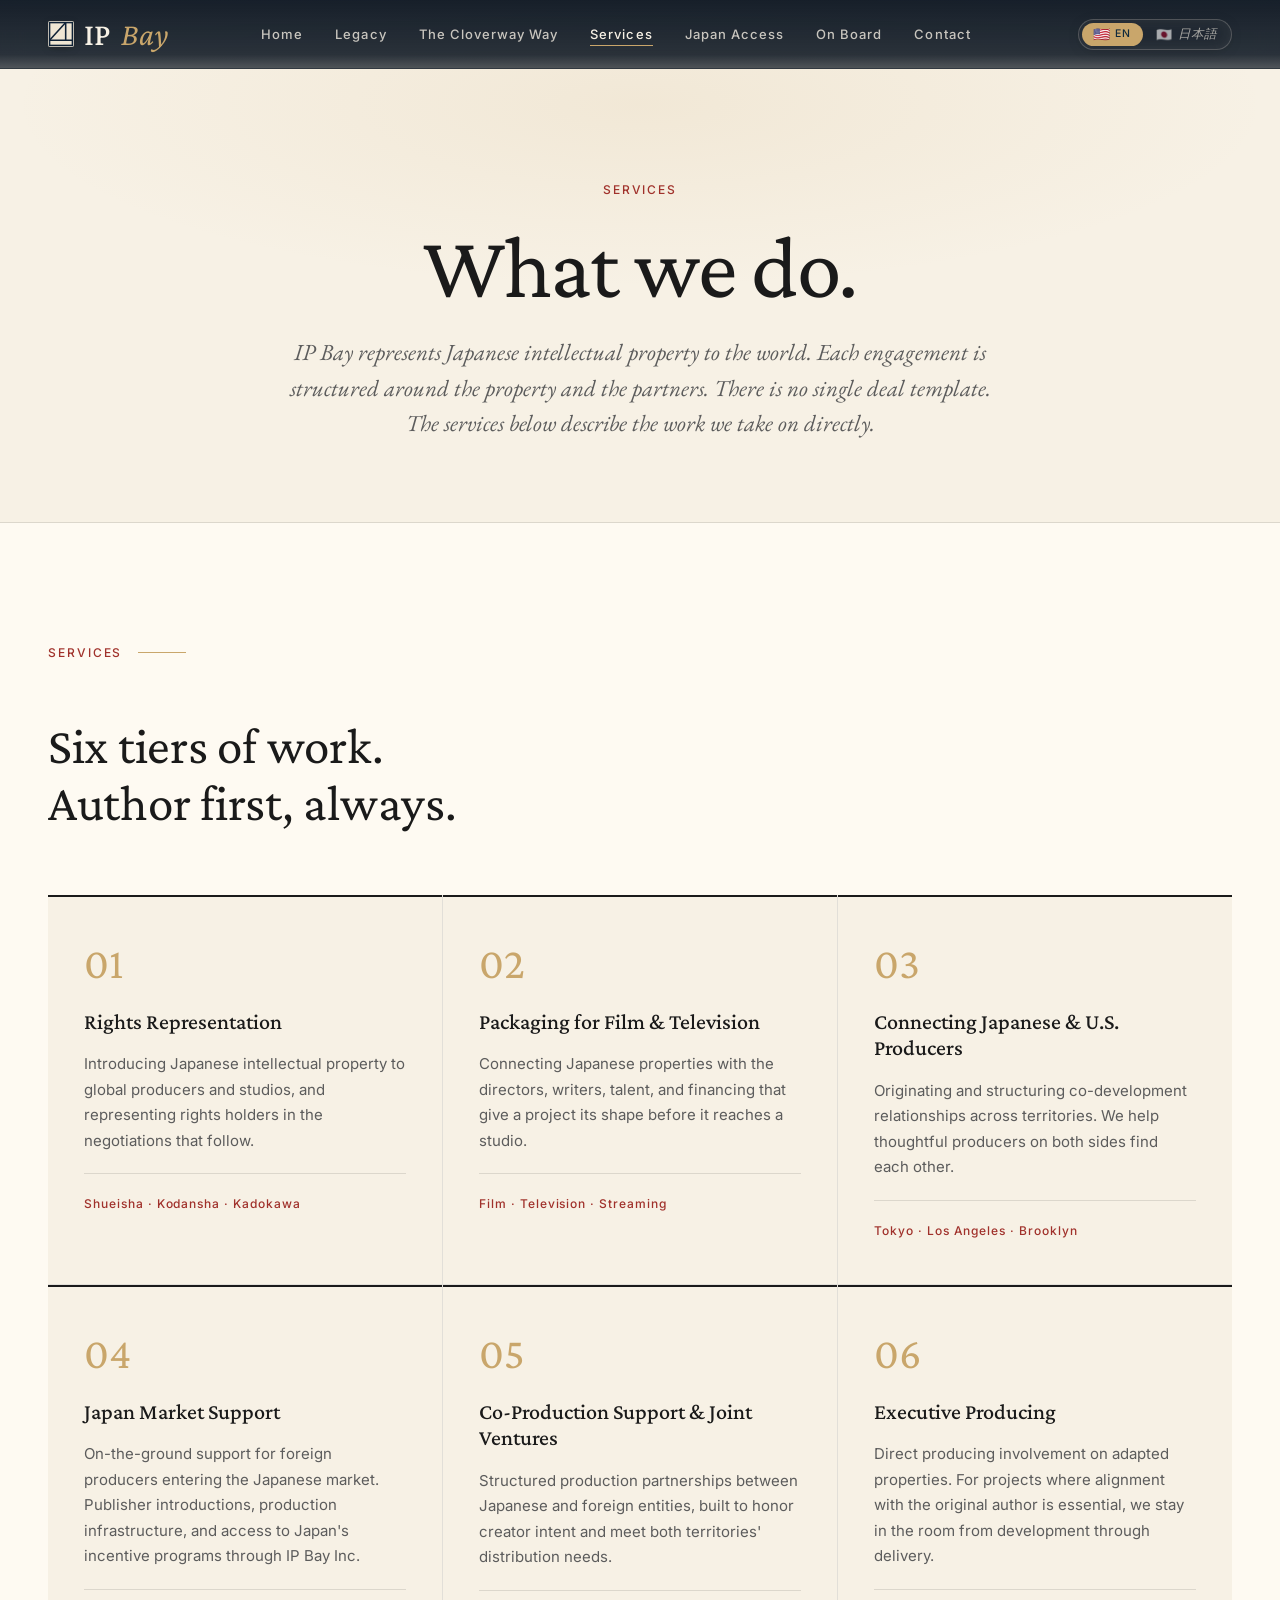
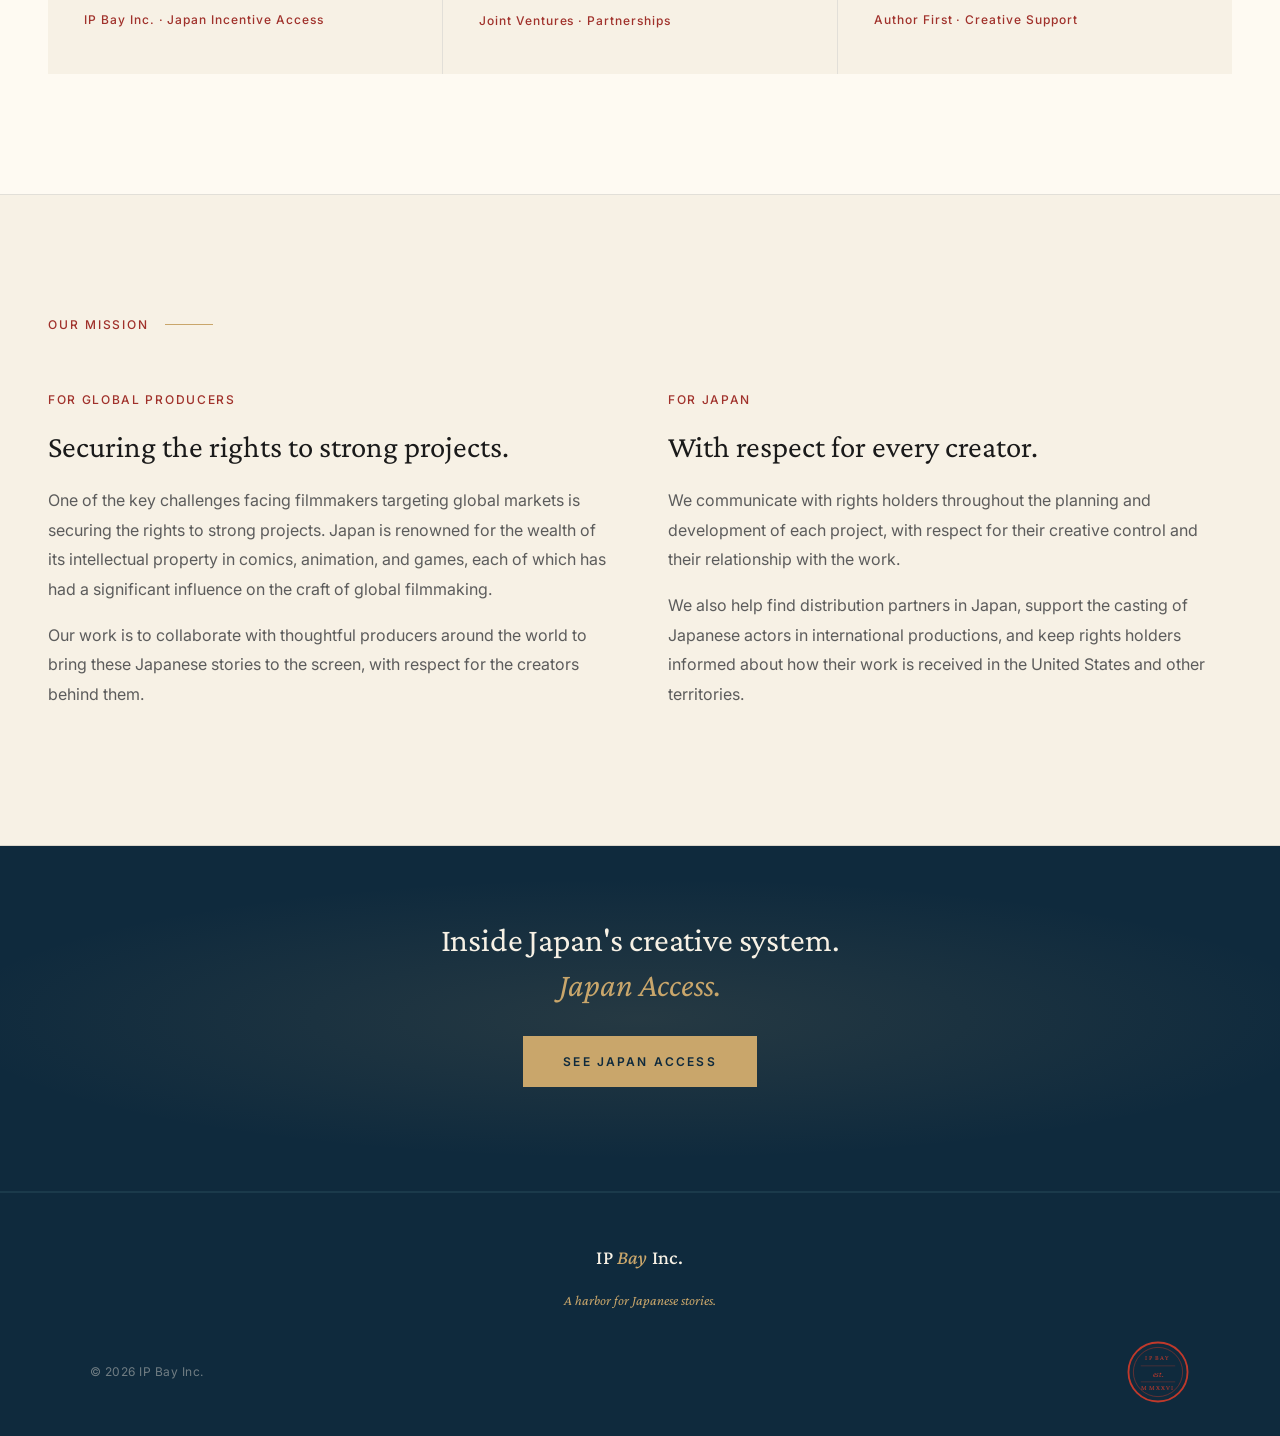
<file: services.html>
<!DOCTYPE html>
<html lang="en">
<head>
<meta charset="UTF-8">
<meta name="viewport" content="width=device-width, initial-scale=1.0">
<link rel="icon" type="image/svg+xml" href="mark-on-cream.svg">
<link rel="apple-touch-icon" href="mark-on-dusk.svg">
<title>Services, IP Bay</title>
<meta name="description" content="IP Bay represents Japanese intellectual property to the world. Rights representation, packaging, co-production, and executive producing.">
<link rel="preconnect" href="https://fonts.googleapis.com">
<link rel="preconnect" href="https://fonts.gstatic.com" crossorigin>
<link href="https://fonts.googleapis.com/css2?family=Crimson+Pro:ital,wght@0,300..700;1,300..700&family=EB+Garamond:ital,wght@0,400..700;1,400..700&family=Inter:wght@300;400;500;600&display=swap" rel="stylesheet">
<link rel="stylesheet" href="styles.css">
<script src="i18n.js" defer></script>
</head>
<body>

<nav>
  <a href="./" class="nav-logo"><img class="nav-mark" src="mark-on-cream.svg" alt="">IP <span>Bay</span></a>
  <span class="nav-current">Services</span>
  <ul class="nav-links">
    <li><a href="./">Home</a></li>
    <li><a href="legacy.html">Legacy</a></li>
    <li><a href="cloverway.html">The Cloverway Way</a></li>
    <li><a href="services.html" class="active">Services</a></li>
    <li><a href="japan.html">Japan Access</a></li>
    <li><a href="team.html">On Board</a></li>
    <li><a href="contact.html">Contact</a></li>
  </ul>
  <button class="nav-toggle" aria-label="Open menu" onclick="document.body.classList.toggle('nav-open')">
    <span></span><span></span><span></span>
  </button>
</nav>
<div class="mobile-nav-overlay">
  <a href="./">Home</a>
  <a href="legacy.html">Legacy</a>
  <a href="cloverway.html">The Cloverway Way</a>
  <a href="services.html" class="active">Services</a>
  <a href="japan.html">Japan Access</a>
  <a href="team.html">On Board</a>
  <a href="contact.html">Contact</a>
</div>

<!-- PAGE HEADER -->
<div class="page-header">
  <div class="page-header-bg"></div>
  <div class="page-header-inner">
    <div class="page-header-sup" data-i18n="services.sup">Services</div>
    <h1 class="page-header-title" data-i18n="services.title">What we do.</h1>
    <p class="page-header-lede" data-i18n="services.lede">IP Bay represents Japanese intellectual property to the world. Each engagement is structured around the property and the partners. There is no single deal template. The services below describe the work we take on directly.</p>
  </div>
</div>

<!-- SERVICES -->
<section class="services" id="services">
  <div class="section-inner">
    <div class="section-label" data-i18n="services.label">Services</div>
    <h2 class="services-headline" data-i18n-html="services.headline">Six tiers of work.<br>Author first, always.</h2>
    <div class="services-grid">
      <div class="svc">
        <div class="svc-num">01</div>
        <div class="svc-title" data-i18n="services.s1.title">Rights Representation</div>
        <p class="svc-desc" data-i18n="services.s1.desc">Introducing Japanese intellectual property to global producers and studios, and representing rights holders in the negotiations that follow.</p>
        <div class="svc-note">Shueisha · Kodansha · Kadokawa</div>
      </div>
      <div class="svc">
        <div class="svc-num">02</div>
        <div class="svc-title" data-i18n="services.s2.title">Packaging for Film &amp; Television</div>
        <p class="svc-desc" data-i18n="services.s2.desc">Connecting Japanese properties with the directors, writers, talent, and financing that give a project its shape before it reaches a studio.</p>
        <div class="svc-note">Film · Television · Streaming</div>
      </div>
      <div class="svc">
        <div class="svc-num">03</div>
        <div class="svc-title" data-i18n="services.s3.title">Connecting Japanese &amp; U.S. Producers</div>
        <p class="svc-desc" data-i18n="services.s3.desc">Originating and structuring co-development relationships across territories. We help thoughtful producers on both sides find each other.</p>
        <div class="svc-note">Tokyo · Los Angeles · Brooklyn</div>
      </div>
      <div class="svc">
        <div class="svc-num">04</div>
        <div class="svc-title" data-i18n="services.s4.title">Japan Market Support</div>
        <p class="svc-desc" data-i18n="services.s4.desc">On-the-ground support for foreign producers entering the Japanese market. Publisher introductions, production infrastructure, and access to Japan's incentive programs through IP Bay Inc.</p>
        <div class="svc-note">IP Bay Inc. · Japan Incentive Access</div>
      </div>
      <div class="svc">
        <div class="svc-num">05</div>
        <div class="svc-title" data-i18n="services.s5.title">Co-Production Support &amp; Joint Ventures</div>
        <p class="svc-desc" data-i18n="services.s5.desc">Structured production partnerships between Japanese and foreign entities, built to honor creator intent and meet both territories' distribution needs.</p>
        <div class="svc-note">Joint Ventures · Partnerships</div>
      </div>
      <div class="svc">
        <div class="svc-num">06</div>
        <div class="svc-title" data-i18n="services.s6.title">Executive Producing</div>
        <p class="svc-desc" data-i18n="services.s6.desc">Direct producing involvement on adapted properties. For projects where alignment with the original author is essential, we stay in the room from development through delivery.</p>
        <div class="svc-note">Author First · Creative Support</div>
      </div>
    </div>
  </div>
</section>

<!-- MISSION -->
<section class="cwway">
  <div class="section-inner">
    <div class="section-label" data-i18n="services.mission.label">Our Mission</div>
    <div class="cwway-body" style="margin-bottom: 0;">
      <div class="cwway-col">
        <h3 data-i18n="services.mission.h3a">For Global Producers</h3>
        <h4 data-i18n="services.mission.h4a">Securing the rights to strong projects.</h4>
        <p data-i18n="services.mission.p1a">One of the key challenges facing filmmakers targeting global markets is securing the rights to strong projects. Japan is renowned for the wealth of its intellectual property in comics, animation, and games, each of which has had a significant influence on the craft of global filmmaking.</p>
        <p data-i18n="services.mission.p2a">Our work is to collaborate with thoughtful producers around the world to bring these Japanese stories to the screen, with respect for the creators behind them.</p>
      </div>
      <div class="cwway-col">
        <h3 data-i18n="services.mission.h3b">For Japan</h3>
        <h4 data-i18n="services.mission.h4b">With respect for every creator.</h4>
        <p data-i18n="services.mission.p1b">We communicate with rights holders throughout the planning and development of each project, with respect for their creative control and their relationship with the work.</p>
        <p data-i18n="services.mission.p2b">We also help find distribution partners in Japan, support the casting of Japanese actors in international productions, and keep rights holders informed about how their work is received in the United States and other territories.</p>
      </div>
    </div>
  </div>
</section>

<!-- CLOSING CTA -->
<div class="closing">
  <div class="closing-bg"></div>
  <div class="closing-content">
    <h2 class="closing-title"><span data-i18n="services.closing">Inside Japan's creative system.</span><br><em data-i18n="services.closingEm">Japan Access.</em></h2>
    <a href="japan.html" class="closing-cta" data-i18n="services.closingCta">See Japan access</a>
  </div>
</div>

<footer>
  <div class="footer-wordmark">IP <em>Bay</em> Inc.</div>
  <div class="footer-tagline">A harbor for Japanese stories.</div>

  <div class="footer-bottom">
    <div class="footer-bottom-left">
      <div class="footer-copy">© 2026 IP Bay Inc.</div>
    </div>
    <svg class="hanko-seal hanko-footer-seal" viewBox="0 0 104 104" role="img" aria-label="IP Bay seal">
      <circle cx="52" cy="52" r="48" fill="none" stroke="#C0392B" stroke-width="3"/>
      <circle cx="52" cy="52" r="40" fill="none" stroke="#C0392B" stroke-width="0.75"/>
      <text x="52" y="33" text-anchor="middle" fill="#C0392B" font-family="'Crimson Pro', Georgia, serif" font-size="11" letter-spacing="2">IP BAY</text>
      <line x1="24" y1="42" x2="80" y2="42" stroke="#C0392B" stroke-width="0.5"/>
      <text x="52" y="60" text-anchor="middle" fill="#C0392B" font-family="'Crimson Pro', Georgia, serif" font-style="italic" font-size="14">est.</text>
      <line x1="24" y1="68" x2="80" y2="68" stroke="#C0392B" stroke-width="0.5"/>
      <text x="52" y="82" text-anchor="middle" fill="#C0392B" font-family="'Crimson Pro', Georgia, serif" font-size="11" letter-spacing="2">MMXXVI</text>
    </svg>
  </div>
</footer>

</body>
</html>
</file>
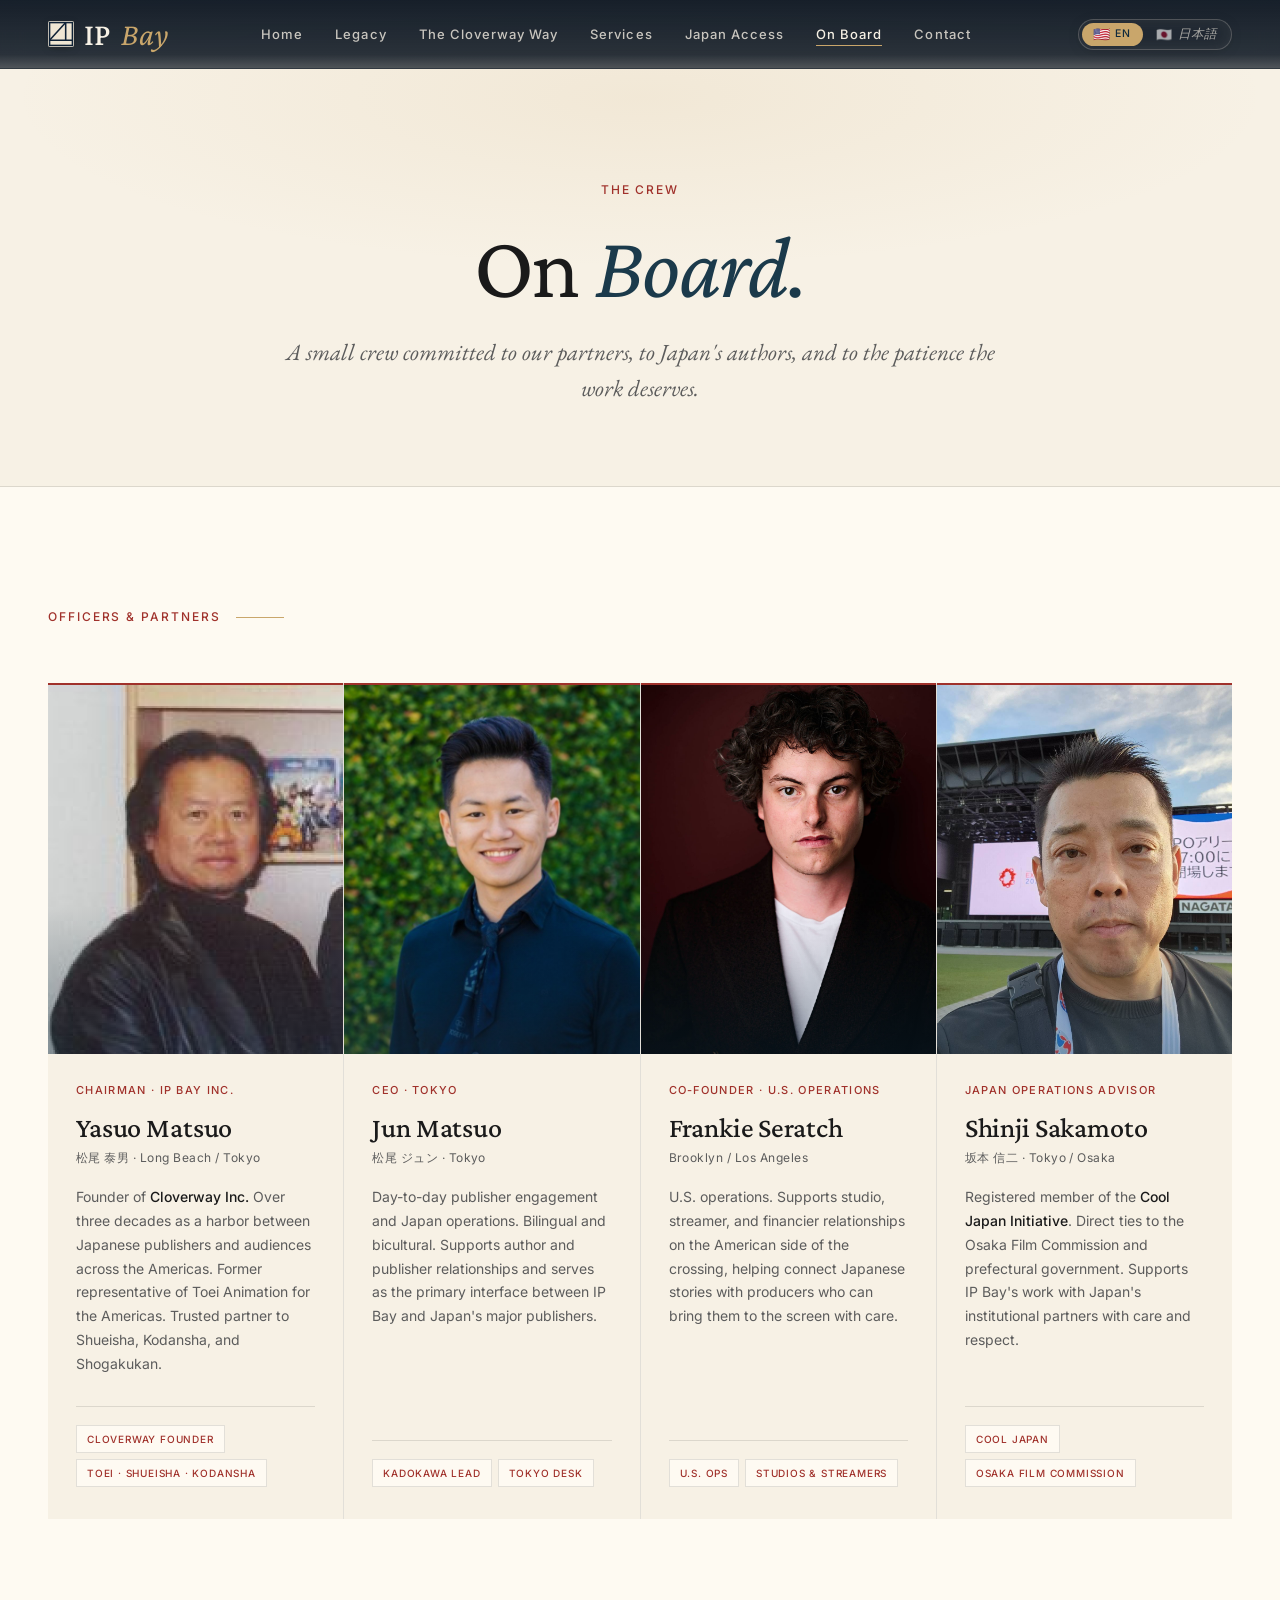
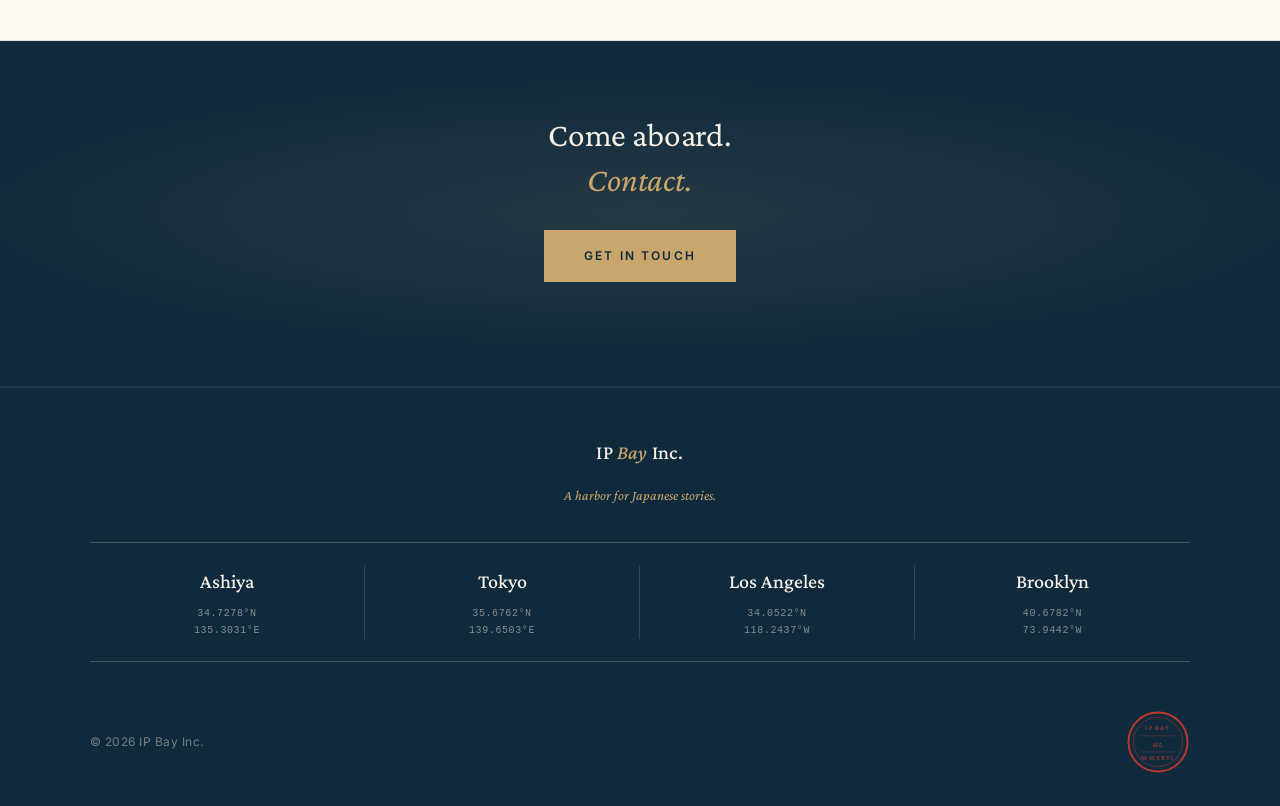
<file: team.html>
<!DOCTYPE html>
<html lang="en">
<head>
<meta charset="UTF-8">
<meta name="viewport" content="width=device-width, initial-scale=1.0">
<link rel="icon" type="image/svg+xml" href="mark-on-cream.svg">
<link rel="apple-touch-icon" href="mark-on-dusk.svg">
<title>On Board, IP Bay</title>
<meta name="description" content="The crew at IP Bay. Yasuo Matsuo, Jun Matsuo, Frankie Seratch, and Shinji Sakamoto.">
<link rel="preconnect" href="https://fonts.googleapis.com">
<link rel="preconnect" href="https://fonts.gstatic.com" crossorigin>
<link href="https://fonts.googleapis.com/css2?family=Crimson+Pro:ital,wght@0,300..700;1,300..700&family=EB+Garamond:ital,wght@0,400..700;1,400..700&family=Inter:wght@300;400;500;600&display=swap" rel="stylesheet">
<link rel="stylesheet" href="styles.css">
<script src="i18n.js" defer></script>
</head>
<body>

<nav>
  <a href="./" class="nav-logo"><img class="nav-mark" src="mark-on-cream.svg" alt="">IP <span>Bay</span></a>
  <span class="nav-current">On Board</span>
  <ul class="nav-links">
    <li><a href="./">Home</a></li>
    <li><a href="legacy.html">Legacy</a></li>
    <li><a href="cloverway.html">The Cloverway Way</a></li>
    <li><a href="services.html">Services</a></li>
    <li><a href="japan.html">Japan Access</a></li>
    <li><a href="team.html" class="active">On Board</a></li>
    <li><a href="contact.html">Contact</a></li>
  </ul>
  <button class="nav-toggle" aria-label="Open menu" onclick="document.body.classList.toggle('nav-open')">
    <span></span><span></span><span></span>
  </button>
</nav>
<div class="mobile-nav-overlay">
  <a href="./">Home</a>
  <a href="legacy.html">Legacy</a>
  <a href="cloverway.html">The Cloverway Way</a>
  <a href="services.html">Services</a>
  <a href="japan.html">Japan Access</a>
  <a href="team.html" class="active">On Board</a>
  <a href="contact.html">Contact</a>
</div>

<!-- PAGE HEADER -->
<div class="page-header">
  <div class="page-header-bg"></div>
  <div class="page-header-inner">
    <div class="page-header-sup" data-i18n="team.sup">The Crew</div>
    <h1 class="page-header-title"><span data-i18n="team.title">On</span> <em data-i18n="team.titleEm">Board.</em></h1>
    <p class="page-header-lede" data-i18n="team.lede">A small crew committed to our partners, to Japan's authors, and to the patience the work deserves.</p>
  </div>
</div>

<!-- TEAM -->
<section class="team" id="team">
  <div class="section-inner">
    <div class="section-label" data-i18n="team.label">Officers &amp; Partners</div>

    <div class="team-grid">

      <div class="team-card lead">
        <div class="team-photo">
          <img src="yasuo_matsuo.png" alt="Yasuo Matsuo, Chairman, IP Bay Inc." style="object-position: center 8%;">
          <div class="team-photo-fade"></div>
        </div>
        <div class="team-content">
          <div class="team-role" data-i18n="team.m1.role">Chairman · IP Bay Inc.</div>
          <h3 class="team-name">Yasuo Matsuo</h3>
          <div class="team-kanji">松尾 泰男 · Long Beach / Tokyo</div>
          <div class="team-bio">
            <p data-i18n-html="team.m1.bio">Founder of <strong>Cloverway Inc.</strong> Over three decades as a harbor between Japanese publishers and audiences across the Americas. Former representative of Toei Animation for the Americas. Trusted partner to Shueisha, Kodansha, and Shogakukan.</p>
          </div>
          <div class="team-creds">
            <span class="team-cred" data-i18n="team.m1.cred1">Cloverway Founder</span>
            <span class="team-cred" data-i18n="team.m1.cred2">Toei · Shueisha · Kodansha</span>
          </div>
        </div>
      </div>

      <div class="team-card lead">
        <div class="team-photo">
          <img src="jun_matsuo.jpg" alt="Jun Matsuo, CEO, IP Bay" style="object-position: center 12%;">
          <div class="team-photo-fade"></div>
        </div>
        <div class="team-content">
          <div class="team-role" data-i18n="team.m2.role">CEO · Tokyo</div>
          <h3 class="team-name">Jun Matsuo</h3>
          <div class="team-kanji">松尾 ジュン · Tokyo</div>
          <div class="team-bio">
            <p data-i18n="team.m2.bio">Day-to-day publisher engagement and Japan operations. Bilingual and bicultural. Supports author and publisher relationships and serves as the primary interface between IP Bay and Japan's major publishers.</p>
          </div>
          <div class="team-creds">
            <span class="team-cred" data-i18n="team.m2.cred1">Kadokawa Lead</span>
            <span class="team-cred" data-i18n="team.m2.cred2">Tokyo Desk</span>
          </div>
        </div>
      </div>

      <div class="team-card lead">
        <div class="team-photo">
          <img src="frankie_seratch.jpg" alt="Frankie Seratch, Co-Founder, IP Bay" style="object-position: center top;">
          <div class="team-photo-fade"></div>
        </div>
        <div class="team-content">
          <div class="team-role" data-i18n="team.m3.role">Co-Founder · U.S. Operations</div>
          <h3 class="team-name">Frankie Seratch</h3>
          <div class="team-kanji">Brooklyn / Los Angeles</div>
          <div class="team-bio">
            <p data-i18n="team.m3.bio">U.S. operations. Supports studio, streamer, and financier relationships on the American side of the crossing, helping connect Japanese stories with producers who can bring them to the screen with care.</p>
          </div>
          <div class="team-creds">
            <span class="team-cred" data-i18n="team.m3.cred1">U.S. Ops</span>
            <span class="team-cred" data-i18n="team.m3.cred2">Studios &amp; Streamers</span>
          </div>
        </div>
      </div>

      <div class="team-card lead">
        <div class="team-photo">
          <img src="sakamoto_shinji.jpg" alt="Shinji Sakamoto, Japan Operations Advisor, IP Bay" style="object-position: 55% 45%;">
          <div class="team-photo-fade"></div>
        </div>
        <div class="team-content">
          <div class="team-role" data-i18n="team.m4.role">Japan Operations Advisor</div>
          <h3 class="team-name">Shinji Sakamoto</h3>
          <div class="team-kanji">坂本 信二 · Tokyo / Osaka</div>
          <div class="team-bio">
            <p data-i18n-html="team.m4.bio">Registered member of the <strong>Cool Japan Initiative</strong>. Direct ties to the Osaka Film Commission and prefectural government. Supports IP Bay's work with Japan's institutional partners with care and respect.</p>
          </div>
          <div class="team-creds">
            <span class="team-cred" data-i18n="team.m4.cred1">Cool Japan</span>
            <span class="team-cred" data-i18n="team.m4.cred2">Osaka Film Commission</span>
          </div>
        </div>
      </div>

    </div>
  </div>
</section>

<!-- CLOSING CTA -->
<div class="closing">
  <div class="closing-bg"></div>
  <div class="closing-content">
    <h2 class="closing-title"><span data-i18n="team.closing">Come aboard.</span><br><em data-i18n="team.closingEm">Contact.</em></h2>
    <a href="contact.html" class="closing-cta" data-i18n="team.closingCta">Get in touch</a>
  </div>
</div>

<footer>
  <div class="footer-wordmark">IP <em>Bay</em> Inc.</div>
  <div class="footer-tagline">A harbor for Japanese stories.</div>

  <div class="harbor-coordinates">
    <div class="harbor-port">
      <div class="port-name" data-i18n="ports.ashiya">Ashiya</div>
      <div class="port-coord">34.7278°N</div>
      <div class="port-coord">135.3031°E</div>
    </div>
    <div class="harbor-port">
      <div class="port-name" data-i18n="ports.tokyo">Tokyo</div>
      <div class="port-coord">35.6762°N</div>
      <div class="port-coord">139.6503°E</div>
    </div>
    <div class="harbor-port">
      <div class="port-name" data-i18n="ports.la">Los Angeles</div>
      <div class="port-coord">34.0522°N</div>
      <div class="port-coord">118.2437°W</div>
    </div>
    <div class="harbor-port">
      <div class="port-name" data-i18n="ports.brooklyn">Brooklyn</div>
      <div class="port-coord">40.6782°N</div>
      <div class="port-coord">73.9442°W</div>
    </div>
  </div>

  <div class="footer-bottom">
    <div class="footer-bottom-left">
      <div class="footer-copy">© 2026 IP Bay Inc.</div>
    </div>
    <svg class="hanko-seal hanko-footer-seal" viewBox="0 0 104 104" role="img" aria-label="IP Bay seal">
      <circle cx="52" cy="52" r="48" fill="none" stroke="#C0392B" stroke-width="3"/>
      <circle cx="52" cy="52" r="40" fill="none" stroke="#C0392B" stroke-width="0.75"/>
      <text x="52" y="33" text-anchor="middle" fill="#C0392B" font-family="'Crimson Pro', Georgia, serif" font-size="11" letter-spacing="2">IP BAY</text>
      <line x1="24" y1="42" x2="80" y2="42" stroke="#C0392B" stroke-width="0.5"/>
      <text x="52" y="60" text-anchor="middle" fill="#C0392B" font-family="'Crimson Pro', Georgia, serif" font-style="italic" font-size="14">est.</text>
      <line x1="24" y1="68" x2="80" y2="68" stroke="#C0392B" stroke-width="0.5"/>
      <text x="52" y="82" text-anchor="middle" fill="#C0392B" font-family="'Crimson Pro', Georgia, serif" font-size="11" letter-spacing="2">MMXXVI</text>
    </svg>
  </div>
</footer>

</body>
</html>
</file>
<file: styles.css>
/* ─── IP Bay — Maritime Editorial ────────────────────────── */

*, *::before, *::after { box-sizing: border-box; margin: 0; padding: 0; }

:root {
  /* Backgrounds */
  --bg-primary: #F7F1E5;        /* Parchment / sail-cream */
  --bg-elevated: #FEFAF2;       /* Lighter cream for cards */
  --bg-deep: #0F2A3D;           /* Harbor navy */

  /* Text */
  --text-primary: #1A1A1A;      /* Near-black ink */
  --text-secondary: #5C5C5C;    /* Body subtle */
  --text-on-dark: #F7F1E5;      /* Cream on navy */

  /* Accents */
  --accent-warm: #C9A66B;       /* Sand / late-afternoon sun */
  --accent-deep: #1B3A4B;       /* Deeper bay water */
  --accent-ink: #A0312B;        /* Muted Japanese vermilion */

  /* Lines */
  --rule: rgba(26, 26, 26, 0.12);
  --rule-on-dark: rgba(247, 241, 229, 0.15);

  /* Type */
  --font-display: 'Crimson Pro', 'EB Garamond', Georgia, serif;
  --font-serif: 'EB Garamond', Georgia, 'Times New Roman', serif;
  --font-body: 'Inter', -apple-system, BlinkMacSystemFont, 'Segoe UI', sans-serif;

  /* Spec aliases: brand palette shorthand for hanko / harbor components */
  --cream: #FEF9F3;
  --ink: #1A1A1A;
  --accent: #C0392B;
}

/* ─── Hanko seal component ────────────────────────────────── */
.hanko-seal { display: block; }
.hanko-legacy { width: 96px; height: 96px; margin: 0 0 56px auto; }
.hanko-footer-seal { width: 64px; height: 64px; flex-shrink: 0; }
.hanko-team {
  position: absolute;
  top: 20px; right: 20px;
  width: 64px; height: 64px;
  z-index: 3;
  pointer-events: none;
}

/* ─── Harbor coordinates footer ──────────────────────────── */
.harbor-coordinates {
  display: grid;
  grid-template-columns: repeat(4, 1fr);
  border-top: 0.5px solid rgba(247, 241, 229, 0.22);
  border-bottom: 0.5px solid rgba(247, 241, 229, 0.22);
  padding: 22px 0;
  margin: 20px 0;
  width: 100%;
  max-width: 1100px;
}
.harbor-port {
  padding: 0 16px;
  border-right: 0.5px solid rgba(247, 241, 229, 0.14);
  text-align: center;
}
.harbor-port:last-child { border-right: none; }
.port-name {
  font-family: var(--font-display);
  font-size: 20px;
  font-weight: 500;
  margin-bottom: 8px;
  color: var(--text-on-dark);
}
.port-coord {
  font-family: ui-monospace, SFMono-Regular, Menlo, 'Cascadia Mono', monospace;
  font-size: 10px;
  letter-spacing: 0.06em;
  color: rgba(247, 241, 229, 0.5);
  line-height: 1.7;
}

html { scroll-behavior: smooth; }
body {
  font-family: var(--font-body);
  background: var(--bg-primary);
  color: var(--text-primary);
  font-size: 16px;
  line-height: 1.6;
  -webkit-font-smoothing: antialiased;
  font-weight: 400;
}

h1, h2, h3, .display {
  font-family: var(--font-display);
  font-weight: 500;
  letter-spacing: -0.005em;
  color: var(--text-primary);
}
h1 { font-size: clamp(3rem, 7vw, 6rem); line-height: 1.05; }
h2 { font-size: clamp(2rem, 4vw, 3.25rem); line-height: 1.1; }
p, nav, button, a { font-family: var(--font-body); font-weight: 400; }
.eyebrow {
  font-family: var(--font-body);
  font-weight: 500;
  text-transform: uppercase;
  letter-spacing: 0.14em;
  font-size: 0.75rem;
  color: var(--accent-deep);
}

a { color: var(--accent-deep); text-decoration: none; }

/* ─── Nav ─────────────────────────────────────────────────── */
nav {
  position: fixed; top: 0; left: 0; right: 0; z-index: 100;
  display: flex; align-items: center; justify-content: space-between;
  padding: 18px 48px;
  background: linear-gradient(to bottom,
    rgba(8, 18, 30, 0.94) 0%,
    rgba(8, 18, 30, 0.86) 80%,
    rgba(8, 18, 30, 0.7) 100%);
  backdrop-filter: blur(12px);
  -webkit-backdrop-filter: blur(12px);
  border-bottom: 1px solid rgba(247, 241, 229, 0.12);
}

/* Mobile hamburger toggle (hidden on desktop) */
.nav-toggle {
  display: none;
  background: none; border: none;
  width: 40px; height: 40px;
  cursor: pointer;
  padding: 0; margin: 0;
  z-index: 105;
}
.nav-toggle span {
  display: block;
  width: 24px; height: 1.5px;
  background: var(--text-on-dark);
  margin: 5px auto;
  transition: transform 0.3s, opacity 0.3s;
}
body.nav-open .nav-toggle span:nth-child(1) { transform: translateY(6.5px) rotate(45deg); }
body.nav-open .nav-toggle span:nth-child(2) { opacity: 0; }
body.nav-open .nav-toggle span:nth-child(3) { transform: translateY(-6.5px) rotate(-45deg); }
.mobile-nav-overlay {
  display: none;
  position: fixed; inset: 0;
  background: rgba(8, 18, 30, 0.97);
  backdrop-filter: blur(20px);
  -webkit-backdrop-filter: blur(20px);
  z-index: 99;
  flex-direction: column;
  align-items: center;
  justify-content: center;
  gap: 28px;
  padding: 80px 24px 24px;
}
body.nav-open .mobile-nav-overlay { display: flex; }
.mobile-nav-overlay a {
  font-family: var(--font-display);
  font-size: 28px;
  font-weight: 500;
  color: var(--text-on-dark);
  text-decoration: none;
  letter-spacing: 0.01em;
  transition: color 0.2s;
  padding: 8px 16px;
}
.mobile-nav-overlay a:hover,
.mobile-nav-overlay a.active { color: var(--accent-warm); }
.nav-logo {
  font-family: var(--font-display);
  font-size: 32px; font-weight: 500;
  letter-spacing: 0.005em;
  color: var(--text-on-dark);
  text-decoration: none;
  line-height: 1;
  display: inline-flex;
  align-items: center;
  gap: 10px;
}
.nav-logo span { color: var(--accent-warm); font-style: italic; font-weight: 400; }
.nav-mark {
  width: 26px; height: 26px;
  display: inline-block;
  border-radius: 2px;
  flex-shrink: 0;
  box-shadow: 0 2px 8px -2px rgba(0,0,0,0.35);
}
@media (max-width: 720px) {
  .nav-logo { gap: 8px; }
  .nav-mark { width: 22px; height: 22px; }
}

/* Language toggle (🇺🇸 EN · 🇯🇵 日本語) — flows organically into the top nav */
.lang-toggle {
  display: inline-flex;
  align-items: center;
  margin-left: 18px;
  flex-shrink: 0;
  line-height: 1;
}
.lang-toggle-btn {
  display: inline-flex;
  align-items: center;
  gap: 7px;
  background: transparent;
  border: 0;
  padding: 6px 8px;
  cursor: pointer;
  line-height: 1;
  color: rgba(247, 241, 229, 0.5);
  transition: color 0.3s ease, transform 0.3s ease, opacity 0.3s ease;
  border-radius: 4px;
}
.lang-toggle-flag {
  font-size: 16px;
  line-height: 1;
  display: inline-block;
  filter: saturate(0.75) brightness(0.95);
  transition: filter 0.3s ease, transform 0.3s ease;
  /* Ensure emoji rendering on systems that support it */
  font-family: "Apple Color Emoji", "Segoe UI Emoji", "Segoe UI Symbol", "Noto Color Emoji", sans-serif;
}
.lang-toggle-label {
  font-family: var(--font-body);
  font-size: 11px;
  letter-spacing: 0.22em;
  text-transform: uppercase;
  font-weight: 500;
}
/* Japanese label uses the serif italic voice — same pattern as IP Bay with Bay in italic */
.lang-toggle-btn[data-lang="ja"] .lang-toggle-label {
  font-family: var(--font-display);
  font-style: italic;
  font-weight: 400;
  font-size: 14px;
  letter-spacing: 0.02em;
  text-transform: none;
}
.lang-toggle-btn:hover {
  color: rgba(247, 241, 229, 0.92);
  transform: translateY(-1px);
}
.lang-toggle-btn:hover .lang-toggle-flag {
  filter: saturate(1.1) brightness(1);
  transform: scale(1.08);
}
.lang-toggle-btn.active {
  color: var(--accent-warm);
}
.lang-toggle-btn.active .lang-toggle-flag {
  filter: saturate(1.15) brightness(1);
  transform: scale(1.06);
}
.lang-toggle-sep {
  color: var(--accent-warm);
  margin: 0 4px;
  opacity: 0.55;
  font-size: 12px;
  line-height: 1;
  user-select: none;
  pointer-events: none;
}
@media (max-width: 720px) {
  .lang-toggle { margin-left: 6px; }
  .lang-toggle-btn { gap: 5px; padding: 5px 4px; }
  .lang-toggle-flag { font-size: 15px; }
  .lang-toggle-label { font-size: 10px; letter-spacing: 0.14em; }
  .lang-toggle-btn[data-lang="ja"] .lang-toggle-label { font-size: 12px; letter-spacing: 0.01em; }
  .lang-toggle-sep { margin: 0 2px; font-size: 11px; }
}
@media (max-width: 380px) {
  /* On extra-small phones, hide the text label — flags alone are enough */
  .lang-toggle-label { display: none; }
  .lang-toggle-btn { gap: 0; padding: 5px 6px; }
  .lang-toggle-flag { font-size: 18px; }
}

/* Current page label — hidden on desktop (nav-links shows it there), shown on mobile */
.nav-current {
  display: none;
  font-family: var(--font-body);
  font-size: 11px;
  letter-spacing: 0.22em;
  text-transform: uppercase;
  color: var(--accent-warm);
  font-weight: 500;
  opacity: 0.92;
  flex: 1;
  text-align: center;
  pointer-events: none;
  padding: 0 8px;
}
.nav-links { display: flex; gap: 32px; list-style: none; align-items: center; }
.nav-links a {
  font-family: var(--font-body);
  font-size: 13px;
  font-weight: 500;
  letter-spacing: 0.08em;
  color: rgba(247, 241, 229, 0.78);
  text-decoration: none;
  transition: color 0.2s, border-color 0.2s;
  padding-bottom: 3px;
  border-bottom: 1px solid transparent;
}
.nav-links a:hover {
  color: var(--accent-warm);
  border-bottom-color: var(--accent-warm);
}
.nav-links a.active {
  color: var(--text-on-dark);
  border-bottom-color: var(--accent-warm);
}

/* ─── Hero (navy) ─────────────────────────────────────────── */
.hero {
  min-height: 100vh;
  display: flex; flex-direction: column;
  justify-content: center; align-items: center;
  text-align: center;
  padding: 140px 48px 100px;
  position: relative; overflow: hidden;
  background: var(--bg-deep);
  color: var(--text-on-dark);
  border-bottom: 1px solid var(--accent-deep);
}
.hero-bg {
  position: absolute; inset: 0;
  background:
    radial-gradient(ellipse 70% 50% at 50% 30%, rgba(201, 166, 107, 0.12) 0%, transparent 70%),
    radial-gradient(ellipse 90% 60% at 50% 90%, rgba(27, 58, 75, 0.5) 0%, transparent 70%);
  pointer-events: none;
}
.hero-sup {
  font-family: var(--font-body); font-size: 12px;
  letter-spacing: 0.18em; text-transform: uppercase;
  color: rgba(247, 241, 229, 0.55);
  margin-bottom: 32px;
  font-weight: 500;
  position: relative;
}
.hero-rule { width: min(720px, 100%); height: 1px; background: rgba(247, 241, 229, 0.18); position: relative; }
.hero-wordmark {
  font-family: var(--font-display);
  font-size: clamp(88px, 16vw, 200px);
  font-weight: 400;
  line-height: 0.92;
  letter-spacing: -0.02em;
  color: var(--text-on-dark);
  position: relative;
  margin: 20px 0;
}
.hero-wordmark em { font-style: italic; color: var(--accent-warm); font-weight: 400; }
.hero-tagline {
  font-family: var(--font-display);
  font-size: clamp(22px, 2.6vw, 36px);
  font-weight: 400;
  font-style: italic;
  color: var(--text-on-dark);
  margin: 32px auto 20px;
  max-width: 900px;
  line-height: 1.25;
  position: relative;
}
.hero-subline {
  font-family: var(--font-body);
  font-size: clamp(15px, 1.2vw, 17px);
  font-weight: 400;
  color: rgba(247, 241, 229, 0.72);
  margin: 0 auto 72px;
  max-width: 720px;
  line-height: 1.75;
  position: relative;
}
.hero-stats-row {
  display: flex; justify-content: center; align-items: center;
  gap: 56px; position: relative;
}
.hero-stat-div { width: 1px; height: 44px; background: rgba(247, 241, 229, 0.2); }
.hero-stat-num {
  font-family: var(--font-display);
  font-size: 52px; font-weight: 400;
  color: var(--accent-warm);
  line-height: 1;
}
.hero-stat-label {
  font-family: var(--font-body);
  font-size: 11px; letter-spacing: 0.1em;
  text-transform: uppercase;
  color: rgba(247, 241, 229, 0.5);
  margin-top: 10px;
  font-weight: 500;
}

/* ─── Page Header (cream, used on non-home pages) ─────────── */
.page-header {
  padding: 180px 48px 80px;
  position: relative; overflow: hidden;
  border-bottom: 1px solid var(--rule);
  text-align: center;
  background: var(--bg-primary);
}
.page-header-bg {
  position: absolute; inset: 0;
  background: radial-gradient(ellipse 70% 50% at 50% 20%, rgba(201, 166, 107, 0.12) 0%, transparent 70%);
  pointer-events: none;
}
.page-header-inner { position: relative; max-width: 1000px; margin: 0 auto; }
.page-header-sup {
  font-family: var(--font-body);
  font-size: 12px; letter-spacing: 0.16em;
  text-transform: uppercase;
  color: var(--accent-ink);
  margin-bottom: 24px;
  font-weight: 500;
}
.page-header-title {
  font-family: var(--font-display);
  font-size: clamp(48px, 7vw, 100px);
  font-weight: 400; line-height: 0.98;
  letter-spacing: -0.015em;
  color: var(--text-primary);
  margin-bottom: 24px;
}
.page-header-title em { font-style: italic; color: var(--accent-deep); }
.page-header-lede {
  font-family: var(--font-serif);
  font-size: clamp(18px, 1.8vw, 24px);
  font-weight: 400; font-style: italic;
  color: var(--text-secondary);
  line-height: 1.55;
  max-width: 720px; margin: 0 auto;
}

/* ─── Photo panels (legacy page) ──────────────────────────── */
.photo-panel { border-bottom: 1px solid var(--rule); background: var(--bg-primary); }
.split { display: grid; grid-template-columns: 1fr 1fr; }
.split.flip { grid-template-columns: 1fr 1fr; }
.photo-cell { position: relative; overflow: hidden; min-height: 70vh; background: var(--bg-deep); }
.photo-cell img { width: 100%; height: 100%; object-fit: cover; display: block; transition: transform 0.7s ease; }
.photo-cell:hover img { transform: scale(1.03); }
.photo-fade-r { position: absolute; inset: 0; background: linear-gradient(to right, transparent 55%, var(--bg-primary) 100%); }
.photo-fade-l { position: absolute; inset: 0; background: linear-gradient(to left, transparent 55%, var(--bg-primary) 100%); }
.photo-tag {
  position: absolute; top: 28px; left: 28px;
  background: rgba(15, 42, 61, 0.88);
  border: 1px solid rgba(247, 241, 229, 0.15);
  padding: 8px 14px;
  font-size: 10px; letter-spacing: 0.14em; text-transform: uppercase;
  color: var(--text-on-dark);
  font-family: var(--font-body); font-weight: 500;
}
.photo-caption { position: absolute; bottom: 36px; left: 36px; right: 36px; color: var(--text-on-dark); }
.photo-caption-year {
  font-family: var(--font-display);
  font-size: 80px; font-weight: 400;
  color: rgba(247, 241, 229, 0.12);
  line-height: 1; margin-bottom: 8px;
}
.photo-caption-text {
  font-size: 12px; letter-spacing: 0.08em;
  color: rgba(247, 241, 229, 0.55);
  font-family: var(--font-body);
}
.photo-badge {
  position: absolute; bottom: 32px; right: 32px;
  background: rgba(15, 42, 61, 0.92);
  border: 1px solid var(--accent-warm);
  padding: 14px 22px; text-align: right;
}
.photo-badge-title {
  font-family: var(--font-display);
  font-size: 20px; font-weight: 400;
  color: var(--text-on-dark);
  margin-bottom: 4px;
}
.photo-badge-sub {
  font-size: 10px; letter-spacing: 0.1em;
  text-transform: uppercase;
  color: var(--accent-warm);
  font-family: var(--font-body); font-weight: 500;
}

.text-cell {
  display: flex; flex-direction: column; justify-content: center;
  padding: 88px 72px;
  background: var(--bg-primary);
}
.text-cell.mid { background: var(--bg-elevated); }
.text-cell .eyebrow { margin-bottom: 28px; }
.panel-headline {
  font-family: var(--font-display);
  font-size: clamp(34px, 3.2vw, 50px);
  font-weight: 400; line-height: 1.1;
  color: var(--text-primary);
  margin-bottom: 28px;
}
.panel-headline em { font-style: italic; color: var(--accent-deep); }
.panel-body p {
  font-size: 16px; line-height: 1.8;
  color: var(--text-secondary);
  font-weight: 400; margin-bottom: 18px;
}
.panel-body p strong { color: var(--text-primary); font-weight: 500; }
.pull-quote {
  border-left: 3px solid var(--accent-ink);
  padding: 18px 28px;
  margin: 32px 0;
  background: rgba(160, 49, 43, 0.04);
}
.pull-quote p {
  font-family: var(--font-serif);
  font-size: 21px; font-weight: 400;
  font-style: italic; line-height: 1.55;
  color: var(--text-primary) !important;
  margin: 0 !important;
}

.persons-row {
  display: flex; gap: 24px;
  margin-top: 40px; padding-top: 36px;
  border-top: 1px solid var(--rule);
}
.person-tag { display: flex; flex-direction: column; gap: 4px; }
.person-name { font-size: 14px; color: var(--text-primary); font-weight: 500; }
.person-role {
  font-size: 11px; color: var(--text-secondary);
  font-family: var(--font-body); letter-spacing: 0.06em;
  text-transform: uppercase; font-weight: 500;
}
.person-div { width: 1px; background: var(--rule); align-self: stretch; }

/* ─── Timeline ────────────────────────────────────────────── */
.timeline-section { background: var(--bg-elevated); border-bottom: 1px solid var(--rule); padding: 0; }
.timeline-track { display: grid; grid-template-columns: repeat(6, 1fr); gap: 1px; background: var(--rule); }
.tl-node {
  background: var(--bg-elevated);
  padding: 36px 28px;
  border-top: 2px solid transparent;
  transition: border-color 0.2s, background 0.2s;
}
.tl-node:hover { border-top-color: var(--accent-warm); background: var(--bg-primary); }
.tl-node.now { border-top-color: var(--accent-ink); background: rgba(160, 49, 43, 0.05); }
.tl-year {
  font-family: var(--font-display);
  font-size: 40px; font-weight: 400;
  color: var(--text-secondary);
  line-height: 1; margin-bottom: 14px;
}
.tl-node.now .tl-year { color: var(--accent-ink); }
.tl-title { font-size: 14px; font-weight: 500; color: var(--text-primary); margin-bottom: 6px; }
.tl-desc { font-size: 12px; color: var(--text-secondary); line-height: 1.55; }

/* ─── Sections ─────────────────────────────────────────────── */
section {
  padding: 120px 48px;
  border-bottom: 1px solid var(--rule);
  background: var(--bg-primary);
}
.section-inner { max-width: 1400px; margin: 0 auto; }
.section-label {
  font-family: var(--font-body);
  font-size: 12px; font-weight: 500;
  letter-spacing: 0.16em; text-transform: uppercase;
  color: var(--accent-ink);
  margin-bottom: 56px;
  display: flex; align-items: center; gap: 16px;
}
.section-label::after {
  content: ''; display: block;
  height: 1px; width: 48px;
  background: var(--accent-warm);
}

/* ─── Catalog (legacy page) ───────────────────────────────── */
.catalog { background: var(--bg-elevated); border-bottom: 1px solid var(--rule); }
.catalog-header {
  display: flex; align-items: flex-end; justify-content: space-between;
  margin-bottom: 48px; gap: 40px;
}
.catalog-headline {
  font-family: var(--font-display);
  font-size: clamp(36px, 4vw, 54px);
  font-weight: 400; line-height: 1.1;
  color: var(--text-primary);
  max-width: 600px;
}
.catalog-sub {
  font-size: 15px; color: var(--text-secondary);
  font-weight: 400; max-width: 380px;
  line-height: 1.7; flex-shrink: 0; text-align: right;
}

/* properties track (§3.5) — auto-scrolls via JS; user can also swipe/drag */
.properties-stage {
  overflow-x: auto;
  overflow-y: hidden;
  padding: 20px 0 60px;
  position: relative;
  -ms-overflow-style: none; scrollbar-width: none;
  -webkit-overflow-scrolling: touch;
  /* Soft fade at edges so the loop point reads as continuous motion */
  -webkit-mask-image: linear-gradient(to right, transparent 0, #000 64px, #000 calc(100% - 64px), transparent 100%);
          mask-image: linear-gradient(to right, transparent 0, #000 64px, #000 calc(100% - 64px), transparent 100%);
}
.properties-stage::-webkit-scrollbar { display: none; }
.properties-track {
  display: flex; gap: 28px;
  padding: 0 48px;
  width: max-content;
}
/* Second row is hidden on desktop; revealed by the mobile media query below */
.properties-track-alt { display: none; }
.property-card {
  flex: 0 0 340px;
  transition: transform 0.4s ease;
  background: var(--bg-elevated);
  border: 1px solid var(--rule);
}
.property-card:hover { transform: translateY(-8px); }
.property-card-img {
  width: 100%; aspect-ratio: 2/3;
  object-fit: cover;
  display: block;
  background: linear-gradient(135deg, var(--accent-deep) 0%, var(--bg-deep) 100%);
}
.property-card-body { padding: 22px 24px; }
.property-card-title {
  font-family: var(--font-display);
  font-size: 22px; font-weight: 500;
  color: var(--text-primary);
  margin-bottom: 6px;
  line-height: 1.15;
}
.property-card-meta {
  font-size: 12px; letter-spacing: 0.04em;
  color: var(--text-secondary);
  font-weight: 400;
}

/* legacy catalog grid (existing) */
.catalog-grid-big { display: grid; grid-template-columns: 2fr 1fr 1fr 1fr; gap: 4px; margin-bottom: 4px; }
.catalog-grid-big .catalog-card { height: 560px; }
.catalog-grid-big .catalog-card::after { display: none; }
.catalog-grid-big .catalog-card-content { padding: 28px; }
.catalog-grid-big .catalog-card:first-child .catalog-card-content { padding: 36px; }
.catalog-grid-big .catalog-card-title { font-size: 22px; }
.catalog-grid-big .catalog-card:first-child .catalog-card-title { font-size: 32px; margin-bottom: 10px; }
.catalog-grid-big .catalog-card-tag { font-size: 11px; color: rgba(247,241,229,0.65); }
.catalog-grid-big .catalog-card:first-child .catalog-card-label { display: block; }
.catalog-grid-small { display: grid; grid-template-columns: repeat(5, 1fr); gap: 4px; margin-bottom: 4px; }
.catalog-card {
  position: relative; overflow: hidden; cursor: default;
  background-color: var(--bg-deep);
}
.catalog-card::after { content: ''; display: block; padding-bottom: 150%; }
.catalog-card-img {
  position: absolute; inset: 0; width: 100%; height: 100%;
  object-fit: cover; object-position: center top;
  opacity: 0; transition: opacity 0.5s ease, transform 0.7s ease;
}
.catalog-card-img.loaded { opacity: 1; }
.catalog-card:hover .catalog-card-img { transform: scale(1.04); }
.catalog-card-overlay {
  position: absolute; inset: 0;
  background: linear-gradient(to top, rgba(0,0,0,0.92) 0%, rgba(0,0,0,0.55) 35%, rgba(0,0,0,0.15) 65%, transparent 100%);
  z-index: 1;
}
.catalog-card-content { position: absolute; bottom: 0; left: 0; right: 0; padding: 24px 22px; z-index: 2; color: var(--text-on-dark); }
.catalog-card-label { font-size: 10px; letter-spacing: 0.14em; text-transform: uppercase; color: var(--accent-warm); font-family: var(--font-body); font-weight: 500; margin-bottom: 8px; display: none; }
.catalog-card-title { font-family: var(--font-display); font-size: 18px; font-weight: 500; color: var(--text-on-dark); line-height: 1.2; margin-bottom: 6px; }
.catalog-card-tag { font-size: 11px; letter-spacing: 0.04em; color: rgba(247,241,229,0.55); font-family: var(--font-body); line-height: 1.5; }
.catalog-card::before {
  content: ''; position: absolute; inset: 0;
  background: linear-gradient(135deg, var(--fallback, var(--bg-deep)) 0%, rgba(201,166,107,0.1) 50%, var(--fallback, var(--bg-deep)) 100%);
  background-size: 200% 200%;
  animation: shimmer 2.5s ease infinite;
  z-index: 0; transition: opacity 0.5s;
}
.catalog-card.img-loaded::before { opacity: 0; }
@keyframes shimmer {
  0% { background-position: 200% 200%; }
  100% { background-position: -200% -200%; }
}
.catalog-footer { display: flex; align-items: center; gap: 24px; padding-top: 20px; }
.catalog-count { font-family: var(--font-display); font-size: 44px; font-weight: 400; color: var(--accent-warm); }
.catalog-count-label { font-size: 13px; color: var(--text-secondary); line-height: 1.4; }

/* ─── Networks / publisher logos ──────────────────────────── */
.networks { background: var(--bg-primary); }
.networks-grid { display: grid; grid-template-columns: 1fr 1fr; gap: 80px; align-items: start; }
.networks-headline {
  font-family: var(--font-display);
  font-size: clamp(36px, 4vw, 54px);
  font-weight: 400; line-height: 1.1;
  color: var(--text-primary);
  margin-bottom: 24px;
}
.networks-desc { font-size: 16px; color: var(--text-secondary); line-height: 1.8; font-weight: 400; margin-bottom: 28px; }
.network-group { margin-bottom: 32px; }
.network-group-label {
  font-size: 11px; letter-spacing: 0.14em;
  text-transform: uppercase;
  color: var(--accent-ink);
  font-family: var(--font-body); font-weight: 500;
  margin-bottom: 14px;
}
.network-list { display: flex; flex-wrap: wrap; gap: 8px; }
.network-tag {
  border: 1px solid var(--rule);
  padding: 8px 14px;
  font-size: 13px;
  color: var(--text-primary);
  background: var(--bg-elevated);
}
.network-tag.pub {
  border-color: var(--accent-ink);
  color: var(--accent-ink);
  background: rgba(160, 49, 43, 0.04);
}

/* Relationship graph (SVG, §3.7) */
.relationship-graph {
  width: 100%;
  max-width: 1100px;
  margin: 20px auto 0;
  height: auto;
  display: block;
}
.relationship-graph .edge {
  fill: none;
  stroke: var(--accent-warm);
  stroke-width: 1.2;
  opacity: 0.55;
  stroke-dasharray: 600;
  stroke-dashoffset: 600;
  animation: drawEdge 2s ease-out forwards;
  transition: opacity 0.3s, stroke-width 0.3s;
}
.relationship-graph .edge:hover { opacity: 1; stroke-width: 2; }
.relationship-graph .node circle { fill: var(--bg-elevated); stroke: var(--accent-deep); stroke-width: 1.5; transition: fill 0.2s; }
.relationship-graph .node:hover circle { fill: var(--accent-warm); }
.relationship-graph .node text { font-family: var(--font-body); font-size: 12px; font-weight: 500; fill: var(--text-primary); text-anchor: middle; }
.relationship-graph .node.center circle { fill: var(--accent-ink); stroke: var(--accent-ink); }
.relationship-graph .node.center text { fill: var(--text-on-dark); font-weight: 600; }
@keyframes drawEdge { to { stroke-dashoffset: 0; } }

/* ─── Japan Access page ──────────────────────────────────── */
.govt { background: var(--bg-primary); }
.govt-grid { display: grid; grid-template-columns: 1fr 1fr; gap: 80px; align-items: start; }
.govt-headline {
  font-family: var(--font-display);
  font-size: clamp(34px, 3.5vw, 50px);
  font-weight: 400; line-height: 1.1;
  color: var(--text-primary);
  margin-bottom: 24px;
}
.govt-desc { font-size: 16px; color: var(--text-secondary); line-height: 1.85; font-weight: 400; margin-bottom: 24px; }
.govt-desc strong { color: var(--text-primary); font-weight: 500; }
.govt-badge {
  display: inline-block; margin-top: 12px;
  padding: 10px 18px;
  border: 1px solid var(--accent-ink);
  font-size: 11px; letter-spacing: 0.12em;
  text-transform: uppercase;
  color: var(--accent-ink);
  font-family: var(--font-body); font-weight: 500;
  background: rgba(160, 49, 43, 0.04);
}
.govt-cards { display: grid; grid-template-columns: 1fr 1fr; gap: 3px; background: var(--rule); }
.govt-card {
  background: var(--bg-elevated);
  padding: 32px 28px;
  border-top: 2px solid var(--accent-warm);
  display: flex; flex-direction: column;
  text-decoration: none; color: inherit;
  transition: background 0.25s ease, transform 0.25s ease, box-shadow 0.25s ease;
  cursor: pointer;
  position: relative;
}
.govt-card:hover {
  background: #fff8e9;
  transform: translateY(-3px);
  box-shadow: 0 18px 36px -18px rgba(160, 49, 43, 0.22);
}
.govt-card:hover .govt-card-link { color: var(--accent-ink); }
.govt-card-icon {
  font-size: 11px; letter-spacing: 0.14em;
  text-transform: uppercase;
  color: var(--accent-ink);
  font-family: var(--font-body); font-weight: 500;
  margin-bottom: 14px;
}
.govt-card-title {
  font-family: var(--font-display);
  font-size: 22px; font-weight: 500;
  color: var(--text-primary);
  margin-bottom: 12px; line-height: 1.2;
}
.govt-card-desc { font-size: 14px; line-height: 1.75; color: var(--text-secondary); font-weight: 400; flex: 1; }
.govt-card-link {
  margin-top: 18px;
  padding-top: 14px;
  border-top: 1px solid var(--rule);
  font-family: var(--font-body);
  font-size: 10.5px; letter-spacing: 0.18em;
  text-transform: uppercase;
  color: var(--accent-warm);
  font-weight: 500;
  transition: color 0.25s ease;
}

/* ─── Services ────────────────────────────────────────────── */
.services { background: var(--bg-elevated); border-bottom: 1px solid var(--rule); }
.services-headline {
  font-family: var(--font-display);
  font-size: clamp(36px, 4vw, 54px);
  font-weight: 400; color: var(--text-primary);
  margin-bottom: 64px; max-width: 640px; line-height: 1.1;
}
.services-grid { display: grid; grid-template-columns: repeat(3, 1fr); gap: 1px; background: var(--rule); }
.svc {
  background: var(--bg-primary);
  padding: 44px 36px;
  border-top: 2px solid var(--text-primary);
  transition: border-color 0.2s;
}
.svc:hover { border-color: var(--accent-ink); }
.svc-num {
  font-family: var(--font-display);
  font-size: 44px; font-weight: 400;
  color: var(--accent-warm);
  margin-bottom: 24px; line-height: 1;
}
.svc-title {
  font-family: var(--font-display);
  font-size: 22px; font-weight: 500;
  color: var(--text-primary);
  margin-bottom: 16px; line-height: 1.2;
}
.svc-desc { font-size: 15px; line-height: 1.7; color: var(--text-secondary); font-weight: 400; }
.svc-note {
  margin-top: 20px; padding-top: 20px;
  border-top: 1px solid var(--rule);
  font-size: 12px; letter-spacing: 0.08em;
  color: var(--accent-ink);
  font-family: var(--font-body); font-weight: 500;
}

/* ─── Editorial body (cloverway / mission) ───────────────── */
.cwway { background: var(--bg-primary); position: relative; overflow: hidden; border-bottom: 1px solid var(--rule); }
.cwway .section-inner { position: relative; }
.cwway-header {
  display: grid; grid-template-columns: 1.4fr 1fr;
  gap: 80px; align-items: end;
  margin-bottom: 72px; padding-bottom: 56px;
  border-bottom: 1px solid var(--rule);
}
.cwway-mark {
  font-family: var(--font-display);
  font-size: clamp(64px, 10vw, 140px);
  font-weight: 400; color: var(--text-primary);
  line-height: 0.9; letter-spacing: -0.02em;
  margin-bottom: 24px;
}
.cwway-mark em { font-style: italic; color: var(--accent-deep); }
.cwway-lede {
  font-family: var(--font-serif);
  font-size: clamp(20px, 2vw, 26px);
  font-weight: 400; font-style: italic;
  color: var(--text-secondary);
  line-height: 1.5;
}
.cwway-meta {
  display: flex; flex-direction: column; gap: 16px;
  font-family: var(--font-body);
}
.cwway-meta-row {
  display: flex; justify-content: space-between; gap: 20px;
  padding-bottom: 12px; border-bottom: 1px solid var(--rule);
}
.cwway-meta-label {
  font-size: 11px; letter-spacing: 0.14em;
  text-transform: uppercase; color: var(--text-secondary); font-weight: 500;
}
.cwway-meta-value { font-size: 13px; color: var(--text-primary); text-align: right; font-weight: 500; }
.cwway-pillars { display: grid; grid-template-columns: repeat(4, 1fr); gap: 1px; margin-bottom: 72px; background: var(--rule); }
.cwway-pillar {
  background: var(--bg-elevated);
  padding: 36px 30px;
  border-top: 2px solid var(--accent-warm);
}
.cwway-pillar-num {
  font-family: var(--font-display);
  font-size: 44px; font-weight: 400;
  color: var(--accent-warm);
  line-height: 1; margin-bottom: 16px;
}
.cwway-pillar-title {
  font-family: var(--font-display);
  font-size: 22px; font-weight: 500;
  color: var(--text-primary);
  margin-bottom: 12px; line-height: 1.2;
}
.cwway-pillar-desc { font-size: 14px; line-height: 1.75; color: var(--text-secondary); font-weight: 400; }
.cwway-body { display: grid; grid-template-columns: 1fr 1fr; gap: 56px; margin-bottom: 72px; }
.cwway-col h3 {
  font-family: var(--font-body);
  font-size: 12px; font-weight: 500;
  letter-spacing: 0.14em; text-transform: uppercase;
  color: var(--accent-ink);
  margin-bottom: 20px;
}
.cwway-col h4 {
  font-family: var(--font-display);
  font-size: clamp(26px, 2.4vw, 34px);
  font-weight: 400; color: var(--text-primary);
  line-height: 1.2; margin-bottom: 20px;
}
.cwway-col p { font-size: 16px; line-height: 1.85; color: var(--text-secondary); font-weight: 400; margin-bottom: 16px; }
.cwway-col p strong { color: var(--text-primary); font-weight: 500; }
.cwway-credits {
  background: var(--bg-elevated);
  padding: 56px 48px;
  margin-bottom: 72px;
  border-top: 2px solid var(--accent-ink);
}
.cwway-credits-label {
  font-family: var(--font-body);
  font-size: 12px; letter-spacing: 0.14em;
  text-transform: uppercase; color: var(--accent-ink);
  font-weight: 500; margin-bottom: 28px;
}
.cwway-credits-grid { display: grid; grid-template-columns: repeat(3, 1fr); gap: 40px; }
.cw-credit-item { border-left: 2px solid var(--accent-warm); padding-left: 22px; }
.cw-credit-title {
  font-family: var(--font-display);
  font-size: 22px; font-weight: 500;
  color: var(--text-primary);
  margin-bottom: 6px; line-height: 1.2;
}
.cw-credit-role {
  font-size: 11px; letter-spacing: 0.1em;
  text-transform: uppercase; color: var(--accent-ink);
  font-family: var(--font-body); font-weight: 500;
  margin-bottom: 10px;
}
.cw-credit-desc { font-size: 13px; color: var(--text-secondary); line-height: 1.7; font-weight: 400; }
.cwway-quote { max-width: 880px; margin: 0 auto; text-align: center; padding: 40px 0; }
.cwway-quote-mark {
  font-family: var(--font-display);
  font-size: 84px; color: var(--accent-ink);
  line-height: 0.2; margin-bottom: 24px;
  font-style: italic;
}
.cwway-quote-text {
  font-family: var(--font-serif);
  font-size: clamp(22px, 2.4vw, 32px);
  font-weight: 400; font-style: italic;
  color: var(--text-primary);
  line-height: 1.5; margin-bottom: 20px;
}
.cwway-quote-attr {
  font-family: var(--font-body);
  font-size: 12px; letter-spacing: 0.14em;
  text-transform: uppercase; color: var(--text-secondary);
  font-weight: 500;
}
.cwway-sources { margin-top: 56px; padding-top: 36px; border-top: 1px solid var(--rule); }
.cwway-sources-label {
  font-family: var(--font-body);
  font-size: 11px; letter-spacing: 0.14em;
  text-transform: uppercase; color: var(--text-secondary);
  font-weight: 500; margin-bottom: 18px;
}
.cwway-source-list { display: flex; flex-wrap: wrap; gap: 8px; }
.cwway-source-tag {
  font-size: 12px;
  color: var(--text-secondary);
  font-family: var(--font-body);
  border: 1px solid var(--rule);
  padding: 6px 12px;
  background: var(--bg-elevated);
  text-decoration: none;
  transition: color 0.18s, border-color 0.18s, background 0.18s;
  display: inline-block;
}
a.cwway-source-tag:hover {
  color: var(--accent-ink);
  border-color: var(--accent-ink);
  background: rgba(160, 49, 43, 0.06);
}
a.cwway-source-tag:visited { color: var(--text-secondary); }
a.cwway-source-tag:visited:hover { color: var(--accent-ink); }

/* ─── Team ────────────────────────────────────────────────── */
.team { background: var(--bg-elevated); }
.team-intro { max-width: 720px; margin-bottom: 64px; }
.team-headline {
  font-family: var(--font-display);
  font-size: clamp(36px, 4vw, 54px);
  font-weight: 400; line-height: 1.1;
  color: var(--text-primary); margin-bottom: 24px;
}
.team-desc { font-size: 16px; color: var(--text-secondary); line-height: 1.85; font-weight: 400; }
.team-grid { display: grid; grid-template-columns: repeat(4, 1fr); gap: 1px; background: var(--rule); margin-bottom: 1px; }
.team-card {
  background: var(--bg-primary);
  padding: 0;
  border-top: 2px solid var(--accent-warm);
  transition: border-color 0.2s, background 0.2s;
  display: flex; flex-direction: column;
}
.team-card:hover { border-top-color: var(--accent-ink); background: var(--bg-elevated); }
.team-card.lead { border-top-color: var(--accent-ink); }
.team-photo {
  position: relative; overflow: hidden;
  background: var(--bg-deep);
  aspect-ratio: 4 / 5; width: 100%;
}
.team-photo img {
  position: absolute; inset: 0;
  width: 100%; height: 100%;
  object-fit: cover; object-position: center top;
  transition: transform 0.6s ease;
}
.team-card:hover .team-photo img { transform: scale(1.03); }
.team-photo-fade { position: absolute; inset: 0; background: linear-gradient(to top, rgba(15, 42, 61, 0.35) 0%, transparent 40%); pointer-events: none; }
.team-photo.placeholder { display: flex; align-items: center; justify-content: center; background: linear-gradient(135deg, var(--accent-deep) 0%, var(--bg-deep) 100%); }
.team-photo.placeholder::after {
  content: attr(data-initials);
  font-family: var(--font-display);
  font-size: 96px; font-weight: 400;
  color: rgba(247, 241, 229, 0.2);
  letter-spacing: 0.02em;
}
.team-content { padding: 28px 28px 32px; flex-grow: 1; display: flex; flex-direction: column; }
.team-role {
  font-size: 11px; letter-spacing: 0.12em;
  text-transform: uppercase; color: var(--accent-ink);
  font-family: var(--font-body); font-weight: 500;
  margin-bottom: 14px;
}
.team-name {
  font-family: var(--font-display);
  font-size: 28px; font-weight: 500;
  color: var(--text-primary); margin-bottom: 4px; line-height: 1.1;
}
.team-kanji { font-size: 12px; color: var(--text-secondary); font-family: var(--font-body); margin-bottom: 18px; letter-spacing: 0.04em; }
.team-bio { flex-grow: 1; }
.team-bio p { font-size: 14px; line-height: 1.7; color: var(--text-secondary); font-weight: 400; margin-bottom: 10px; }
.team-bio p strong { color: var(--text-primary); font-weight: 500; }
.team-creds { margin-top: 20px; padding-top: 18px; border-top: 1px solid var(--rule); display: flex; flex-wrap: wrap; gap: 6px; }
.team-cred {
  font-size: 10px; letter-spacing: 0.08em;
  text-transform: uppercase; color: var(--accent-ink);
  font-family: var(--font-body); font-weight: 500;
  border: 1px solid var(--rule);
  padding: 5px 10px;
  background: var(--bg-elevated);
}

/* ─── Home pages-grid ─────────────────────────────────────── */
.pages-intro { text-align: center; padding: 120px 48px 64px; background: var(--bg-primary); border-bottom: 1px solid var(--rule); }
.pages-intro h2 {
  font-family: var(--font-display);
  font-size: clamp(32px, 3.4vw, 48px);
  font-weight: 400; color: var(--text-primary);
  line-height: 1.15; max-width: 840px;
  margin: 0 auto 24px;
}
.pages-intro h2 em { font-style: italic; color: var(--accent-deep); }
.pages-intro p { font-size: 16px; color: var(--text-secondary); line-height: 1.85; max-width: 720px; margin: 0 auto; font-weight: 400; }
.pages-grid {
  display: grid; grid-template-columns: repeat(3, 1fr); gap: 1px;
  background: var(--rule);
  padding: 1px 48px 120px 48px;
  border-bottom: 1px solid var(--rule);
}
.pages-grid .page-card { background: var(--bg-elevated); }
.page-card {
  padding: 48px 40px;
  text-decoration: none;
  border-top: 2px solid transparent;
  transition: border-color 0.25s, background 0.25s;
  display: flex; flex-direction: column;
  min-height: 300px;
}
.page-card:hover { border-top-color: var(--accent-ink); background: var(--bg-primary); }
.page-card-title {
  font-family: var(--font-display);
  font-size: 34px; font-weight: 500;
  color: var(--text-primary);
  line-height: 1.1; margin-bottom: 10px;
}
.page-card-subhead {
  font-family: var(--font-display);
  font-size: 18px; font-weight: 400;
  font-style: italic;
  color: var(--accent-deep);
  margin-bottom: 20px;
  line-height: 1.3;
}
.page-card-desc { font-size: 14px; line-height: 1.7; color: var(--text-secondary); font-weight: 400; flex-grow: 1; }
.page-card-cta {
  margin-top: 28px;
  font-family: var(--font-body);
  font-size: 11px; letter-spacing: 0.16em;
  text-transform: uppercase; font-weight: 500;
  color: var(--accent-deep);
  display: flex; align-items: center; gap: 10px;
  transition: color 0.2s;
}
.page-card-cta::after { content: '→'; font-size: 14px; transition: transform 0.2s; }
.page-card:hover .page-card-cta { color: var(--accent-ink); }
.page-card:hover .page-card-cta::after { transform: translateX(4px); }

/* ─── Contact form ───────────────────────────────────────── */
.contact-section { background: var(--bg-elevated); }
.contact-grid { display: grid; grid-template-columns: 1fr 1fr; gap: 80px; align-items: start; }
.contact-headline {
  font-family: var(--font-display);
  font-size: clamp(36px, 4vw, 54px);
  font-weight: 400; line-height: 1.1;
  color: var(--text-primary); margin-bottom: 20px;
}
.contact-desc { font-size: 16px; color: var(--text-secondary); line-height: 1.85; font-weight: 400; margin-bottom: 40px; }
.contact-detail { margin-bottom: 22px; }
.contact-detail-label {
  font-size: 11px; letter-spacing: 0.14em;
  text-transform: uppercase; color: var(--accent-ink);
  font-family: var(--font-body); font-weight: 500;
  margin-bottom: 6px;
}
.contact-detail-value { font-size: 14px; color: var(--text-primary); line-height: 1.6; }
.contact-form { display: flex; flex-direction: column; gap: 18px; }
.form-row { display: grid; grid-template-columns: 1fr 1fr; gap: 16px; }
.form-field { display: flex; flex-direction: column; gap: 8px; }
.form-label {
  font-size: 11px; letter-spacing: 0.14em;
  text-transform: uppercase; color: var(--text-secondary);
  font-family: var(--font-body); font-weight: 500;
}
.form-input, .form-textarea {
  background: var(--bg-primary);
  border: 1px solid var(--rule);
  border-top-color: var(--rule);
  color: var(--text-primary);
  font-family: var(--font-body);
  font-size: 15px; font-weight: 400;
  padding: 14px 16px;
  outline: none;
  transition: border-color 0.2s;
  -webkit-appearance: none; appearance: none;
  border-radius: 0;
}
.form-input:focus, .form-textarea:focus { border-color: var(--accent-ink); }
.form-textarea { resize: vertical; min-height: 140px; line-height: 1.6; }
.form-input::placeholder, .form-textarea::placeholder { color: var(--text-secondary); opacity: 0.5; }
.form-submit {
  display: inline-block;
  background: var(--bg-deep);
  color: var(--text-on-dark);
  border: none;
  padding: 16px 44px;
  font-family: var(--font-body);
  font-size: 12px; letter-spacing: 0.16em;
  text-transform: uppercase; font-weight: 500;
  cursor: pointer;
  transition: background 0.2s;
  align-self: flex-start;
  margin-top: 6px;
}
.form-submit:hover { background: var(--accent-deep); }

/* ─── Closing section ────────────────────────────────────── */
.closing {
  background: var(--bg-deep);
  color: var(--text-on-dark);
  display: flex; flex-direction: column;
  align-items: center; justify-content: center;
  text-align: center;
  padding: 72px 48px 56px;
  position: relative; overflow: hidden;
  border-bottom: 1px solid var(--accent-deep);
}
.closing-bg {
  position: absolute; inset: 0;
  background: radial-gradient(ellipse 80% 60% at 50% 50%, rgba(201, 166, 107, 0.12) 0%, transparent 68%);
  pointer-events: none;
}
.closing-content { position: relative; max-width: 960px; width: 100%; }
.closing-sup {
  font-family: var(--font-body);
  font-size: 12px; letter-spacing: 0.18em;
  text-transform: uppercase; color: rgba(247, 241, 229, 0.55);
  margin-bottom: 28px; font-weight: 500;
}
.closing-rule { width: 100%; height: 1px; background: rgba(247, 241, 229, 0.18); }
.closing-wordmark {
  font-family: var(--font-display);
  font-size: clamp(80px, 14vw, 180px);
  font-weight: 400; line-height: 0.92;
  letter-spacing: -0.02em;
  color: var(--text-on-dark);
  margin: 18px 0;
}
.closing-wordmark em { font-style: italic; color: var(--accent-warm); }
.closing-bridge {
  font-family: var(--font-body);
  font-size: 12px; letter-spacing: 0.2em;
  text-transform: uppercase;
  color: var(--accent-warm);
  margin: 28px 0 20px; font-weight: 500;
}
.closing-title {
  font-family: var(--font-display);
  font-size: clamp(22px, 2.6vw, 36px);
  font-weight: 400; line-height: 1.35;
  color: var(--text-on-dark); margin-bottom: 28px;
}
.closing-title em { font-style: italic; color: var(--accent-warm); }
.closing-body {
  font-size: 16px; color: rgba(247, 241, 229, 0.72);
  line-height: 1.85; font-weight: 400;
  max-width: 560px; margin: 0 auto 48px;
}
.closing-cta {
  display: inline-block;
  background: var(--accent-warm);
  color: var(--bg-deep);
  padding: 16px 40px;
  font-family: var(--font-body);
  font-size: 12px; letter-spacing: 0.18em;
  text-transform: uppercase; font-weight: 600;
  text-decoration: none;
  transition: background 0.2s, color 0.2s;
  margin-bottom: 48px;
}
.closing-cta:hover { background: var(--text-on-dark); color: var(--bg-deep); }
.closing-cities {
  display: flex; justify-content: center; align-items: center;
  gap: 20px;
  font-family: var(--font-body);
  font-size: 11px; letter-spacing: 0.16em;
  text-transform: uppercase;
  color: rgba(247, 241, 229, 0.4);
  font-weight: 500;
}
.closing-dot { color: var(--accent-warm); opacity: 0.6; }

/* ─── Footer ──────────────────────────────────────────────── */
footer {
  background: var(--bg-deep);
  color: var(--text-on-dark);
  border-top: 1px solid var(--accent-deep);
  padding: 48px 48px 32px;
  display: flex;
  flex-direction: column;
  align-items: center;
  text-align: center;
  gap: 16px;
}
.footer-wordmark, .footer-logo {
  font-family: var(--font-display);
  font-size: 20px; font-weight: 500;
  letter-spacing: 0.01em;
  color: var(--text-on-dark);
}
.footer-wordmark em, .footer-logo em { color: var(--accent-warm); font-style: italic; }
.footer-tagline {
  font-size: 14px;
  color: var(--accent-warm);
  font-family: var(--font-display);
  font-style: italic;
}
.footer-bottom {
  display: flex;
  justify-content: space-between;
  align-items: center;
  width: 100%;
  max-width: 1100px;
  gap: 20px;
  margin-top: 12px;
}
.footer-bottom-left {
  display: flex; flex-direction: column; align-items: flex-start;
  gap: 6px;
}
.footer-copy {
  font-size: 12px; color: rgba(247, 241, 229, 0.42);
  font-family: var(--font-body);
  letter-spacing: 0.04em;
}

/* ─── Responsive ─────────────────────────────────────────── */
@media (max-width: 1100px) {
  .nav-links { gap: 22px; }
  .nav-links a { font-size: 12px; }
}

@media (max-width: 900px) {
  nav { padding: 18px 28px; }
  .nav-links { gap: 16px; }
  .nav-links a { font-size: 11px; }

  .hero { padding: 120px 36px 72px; }
  .hero-stats-row { gap: 32px; }
  .hero-stat-num { font-size: 42px; }
  .hero-tagline { font-size: clamp(20px, 4vw, 28px); }

  .page-header { padding: 140px 32px 64px; }

  .split, .split.flip { grid-template-columns: 1fr; }
  .split.flip .photo-cell { order: -1; }
  .photo-cell { min-height: 60vw !important; }
  .photo-fade-r, .photo-fade-l { background: linear-gradient(to top, rgba(15, 42, 61, 0.6) 0%, transparent 50%); }
  .text-cell { padding: 60px 40px; }

  .timeline-track { grid-template-columns: repeat(3, 1fr); }

  section { padding: 80px 32px; }

  .catalog-header { flex-direction: column; align-items: flex-start; }
  .catalog-sub { text-align: left; max-width: 100%; }
  .catalog-grid-big { grid-template-columns: 1fr 1fr; height: auto; }
  .catalog-grid-big .catalog-card { height: 42vw; }
  .catalog-grid-big .catalog-card:first-child { grid-column: 1 / -1; height: 56vw; }
  .catalog-grid-small { grid-template-columns: repeat(3, 1fr); }

  .properties-track { padding: 0 28px; }
  .property-card { flex: 0 0 260px; }

  .networks-grid { grid-template-columns: 1fr; gap: 48px; }
  .govt-grid { grid-template-columns: 1fr; gap: 48px; }
  .services-grid { grid-template-columns: 1fr 1fr; }
  .contact-grid { grid-template-columns: 1fr; gap: 48px; }
  .team-grid { grid-template-columns: repeat(2, 1fr); }
  .team-content { padding: 24px 24px 28px; }

  .cwway-header { grid-template-columns: 1fr; gap: 36px; }
  .cwway-pillars { grid-template-columns: 1fr 1fr; }
  .cwway-body { grid-template-columns: 1fr; gap: 40px; }
  .cwway-credits { padding: 40px 28px; }
  .cwway-credits-grid { grid-template-columns: 1fr; gap: 28px; }

  .pages-grid { grid-template-columns: 1fr 1fr; padding: 1px 32px 80px 32px; }
  .pages-intro { padding: 80px 32px 48px; }
}

@media (max-width: 720px) {
  nav { padding: 14px 18px; }
  .nav-logo { font-size: 24px; flex-shrink: 0; }
  .nav-links { display: none; }
  .nav-toggle { display: block; flex-shrink: 0; }
  .nav-current { display: block; }

  .hero { padding: 140px 24px 60px; }
  .hero-tagline { font-size: clamp(18px, 5vw, 24px); }
  .hero-subline { font-size: 14px; margin-bottom: 52px; }
  .hero-stats-row { gap: 0; justify-content: space-around; }
  .hero-stat-num { font-size: 36px; }
  .hero-stat-label { font-size: 9px; letter-spacing: 0.06em; }
  .hero-stat-div { height: 28px; }

  /* Page headers — scale down for mobile readability */
  .page-header { padding: 130px 20px 48px; }
  .page-header-sup { font-size: 10px; letter-spacing: 0.18em; margin-bottom: 18px; }
  .page-header-title { font-size: clamp(40px, 10vw, 64px); margin-bottom: 18px; }
  .page-header-lede { font-size: 16px; line-height: 1.55; padding: 0 8px; }

  /* Photo panels stack — text cell breathes */
  .photo-cell { min-height: 80vw !important; }
  .text-cell { padding: 48px 24px; }
  .panel-headline { font-size: clamp(28px, 7vw, 40px); margin-bottom: 22px; }
  .panel-body p { font-size: 15px; line-height: 1.7; margin-bottom: 14px; }
  .pull-quote { padding: 14px 18px; margin: 22px 0; }
  .pull-quote p { font-size: 17px; line-height: 1.5; }
  .persons-row { flex-wrap: wrap; gap: 16px; padding-top: 24px; margin-top: 28px; }
  .person-div { display: none; }
  .photo-caption-year { font-size: 56px; }
  .photo-caption-text { font-size: 11px; }
  .photo-badge { bottom: 20px; right: 20px; padding: 10px 16px; }
  .photo-badge-title { font-size: 17px; }
  .photo-tag { top: 20px; left: 20px; font-size: 9px; padding: 6px 10px; }

  /* Timeline */
  .timeline-track { grid-template-columns: repeat(2, 1fr); }
  .tl-node { padding: 24px 20px; }
  .tl-year { font-size: 32px; }
  .tl-title { font-size: 13px; }

  /* Sections */
  section { padding: 60px 20px; }
  .section-label { margin-bottom: 28px; font-size: 10px; letter-spacing: 0.18em; }
  .section-label::after { width: 32px; }

  /* Catalog */
  .catalog-grid-big { grid-template-columns: 1fr; }
  .catalog-grid-big .catalog-card { height: 70vw; }
  .catalog-grid-big .catalog-card:first-child { grid-column: auto; height: 80vw; }
  .catalog-grid-big .catalog-card-content { padding: 22px 22px; }
  .catalog-grid-big .catalog-card-title { font-size: 20px; }
  .catalog-grid-big .catalog-card:first-child .catalog-card-title { font-size: 24px; }
  .catalog-grid-small { grid-template-columns: repeat(2, 1fr); }
  .catalog-header { gap: 20px; }
  .catalog-headline { font-size: clamp(28px, 7vw, 40px); }
  .catalog-sub { font-size: 14px; }
  .catalog-count { font-size: 36px; }

  /* Properties carousel — two stacked rows, smaller cards, opposite drift directions */
  .properties-stage {
    overflow-x: hidden;            /* prevent any overflow from panning the page */
    overflow-y: visible;
    display: flex; flex-direction: column;
    gap: 10px;
    padding: 14px 0 40px;
    width: 100%;
    -webkit-mask-image: none;
            mask-image: none;
  }
  .properties-track {
    width: 100%;                   /* override base max-content so track doesn't overflow page */
    max-width: 100vw;
    overflow-x: auto;              /* internal horizontal scroll for this row only */
    overflow-y: hidden;
    -ms-overflow-style: none; scrollbar-width: none;
    -webkit-overflow-scrolling: touch;
    padding: 0 16px; gap: 10px;
    /* soft edge fade per row */
    -webkit-mask-image: linear-gradient(to right, transparent 0, #000 32px, #000 calc(100% - 32px), transparent 100%);
            mask-image: linear-gradient(to right, transparent 0, #000 32px, #000 calc(100% - 32px), transparent 100%);
  }
  .properties-track::-webkit-scrollbar { display: none; }
  .properties-track-alt { display: flex; }  /* reveal second row on mobile */
  .property-card { flex: 0 0 140px; max-width: none; border: 1px solid var(--rule); }
  .property-card-body { padding: 10px 12px; }
  .property-card-title { font-size: 13px; line-height: 1.2; margin-bottom: 3px; }
  .property-card-meta { font-size: 9px; letter-spacing: 0; }

  /* Safety: prevent any rogue element from panning the whole page horizontally */
  html, body { overflow-x: hidden; max-width: 100vw; }

  /* Govt + service grids */
  .govt-cards { grid-template-columns: 1fr; }
  .govt-card { padding: 26px 22px; }
  .govt-card-title { font-size: 20px; }
  .govt-card-desc { font-size: 13px; }
  .govt-headline { font-size: clamp(28px, 6.5vw, 38px); }
  .govt-desc { font-size: 15px; }

  .services-grid { grid-template-columns: 1fr; }
  .services-headline { font-size: clamp(28px, 7vw, 40px); margin-bottom: 40px; }
  .svc { padding: 32px 26px; }
  .svc-num { font-size: 36px; margin-bottom: 18px; }
  .svc-title { font-size: 19px; margin-bottom: 12px; }
  .svc-desc { font-size: 14px; }

  /* Team */
  .team-grid { grid-template-columns: 1fr; }
  .team-headline { font-size: clamp(28px, 7vw, 40px); }
  .team-desc { font-size: 15px; }
  .team-card { display: flex; flex-direction: column; }
  .team-photo { aspect-ratio: 4 / 4; max-height: 70vh; }
  .team-photo img { object-position: center 18%; }
  .team-content { padding: 24px 22px 28px; }
  .team-name { font-size: 26px; }
  .team-bio p { font-size: 14px; line-height: 1.65; }
  .team-creds { gap: 6px; }
  .team-cred { font-size: 9px; padding: 4px 8px; }

  /* Cloverway editorial */
  .cwway-pillars { grid-template-columns: 1fr; }
  .cwway-pillar { padding: 28px 24px; }
  .cwway-pillar-title { font-size: 19px; }
  .cwway-pillar-desc { font-size: 13px; }
  .cwway-mark { font-size: clamp(48px, 13vw, 72px); }
  .cwway-lede { font-size: clamp(17px, 4.5vw, 21px); }
  .cwway-meta-row { padding-bottom: 10px; }
  .cwway-meta-label { font-size: 9px; }
  .cwway-meta-value { font-size: 12px; }
  .cwway-col h4 { font-size: clamp(22px, 5.5vw, 28px); margin-bottom: 16px; }
  .cwway-col p { font-size: 15px; }
  .cwway-credits { padding: 36px 22px; }
  .cwway-credits-label { margin-bottom: 22px; }
  .cw-credit-title { font-size: 19px; }
  .cwway-quote { padding: 24px 0; }
  .cwway-quote-mark { font-size: 60px; }
  .cwway-quote-text { font-size: clamp(18px, 5vw, 24px); }

  /* Networks */
  .networks-headline { font-size: clamp(28px, 7vw, 40px); }
  .networks-desc { font-size: 15px; }
  .network-tag { font-size: 12px; padding: 6px 12px; }

  /* Form */
  .form-row { grid-template-columns: 1fr; }
  .form-submit { width: 100%; text-align: center; padding: 16px; }
  .form-input, .form-textarea { font-size: 16px; padding: 12px 14px; } /* 16px prevents iOS auto-zoom */
  .contact-headline { font-size: clamp(28px, 7vw, 40px); }
  .contact-desc { font-size: 15px; margin-bottom: 32px; }

  /* Closing — tightened on mobile */
  .closing { padding: 44px 24px 36px; min-height: auto; }
  .closing-sup { font-size: 9px; letter-spacing: 0.16em; margin-bottom: 18px; }
  .closing-wordmark { font-size: clamp(60px, 17vw, 92px); margin: 8px 0; }
  .closing-bridge { font-size: 9px; letter-spacing: 0.18em; }
  .closing-title { font-size: clamp(20px, 5.5vw, 28px); margin-bottom: 18px; line-height: 1.2; }
  .closing-body { font-size: 15px; margin-bottom: 28px; max-width: 90%; }
  .closing-cta { padding: 13px 28px; font-size: 11px; letter-spacing: 0.16em; }
  .closing-cities { gap: 10px; font-size: 9px; letter-spacing: 0.18em; flex-wrap: wrap; justify-content: center; }

  /* Pages grid (home) */
  .pages-grid { grid-template-columns: 1fr; padding: 1px 20px 60px 20px; }
  .pages-intro { padding: 64px 24px 36px; }
  .pages-intro h2 { font-size: clamp(24px, 6vw, 34px); }
  .pages-intro p { font-size: 15px; }
  .page-card { min-height: 200px; padding: 32px 24px; }
  .page-card-title { font-size: 26px; }
  .page-card-subhead { font-size: 16px; margin-bottom: 16px; }
  .page-card-desc { font-size: 13px; }

  /* Footer — tightened on mobile */
  footer { padding: 22px 18px 18px; gap: 8px; }
  .footer-wordmark, .footer-logo { font-size: 18px; }
  .footer-tagline { font-size: 13px; margin-bottom: 2px; }
  .footer-bottom { flex-direction: column; gap: 10px; text-align: center; padding-top: 8px; }
  .footer-bottom-left { align-items: center; }
  .footer-copy { font-size: 11px; }
  .harbor-coordinates { grid-template-columns: repeat(2, 1fr); gap: 18px 0; padding: 18px 0; margin: 14px 0; }
  .harbor-port { padding: 0 10px; }
  .harbor-port:nth-child(2) { border-right: none; }
  .harbor-port:nth-child(-n+2) { padding-bottom: 16px; border-bottom: 0.5px solid rgba(247, 241, 229, 0.12); }
  .port-name { font-size: 17px; margin-bottom: 6px; }
  .port-coord { font-size: 9px; }

  /* Mobile nav overlay */
  .mobile-nav-overlay { gap: 22px; padding: 100px 24px 24px; }
  .mobile-nav-overlay a { font-size: 24px; padding: 6px 12px; }

  /* Hanko adjustments */
  .hanko-legacy { width: 76px; height: 76px; margin: 0 0 36px auto; }
  .hanko-footer-seal { width: 54px; height: 54px; }
}

/* Extra-small phones */
@media (max-width: 380px) {
  .page-header-title { font-size: clamp(34px, 9vw, 48px); }
  .page-header-lede { font-size: 15px; }
  .panel-headline { font-size: clamp(24px, 6.5vw, 34px); }
  .closing-wordmark { font-size: clamp(54px, 16vw, 78px); }
  .cwway-mark { font-size: clamp(42px, 12vw, 60px); }
  .closing-cities { font-size: 8px; gap: 6px; letter-spacing: 0.12em; }
  .footer-cities { display: none; }
  .nav-logo { font-size: 22px; }
  .mobile-nav-overlay a { font-size: 22px; }
}
</file>
